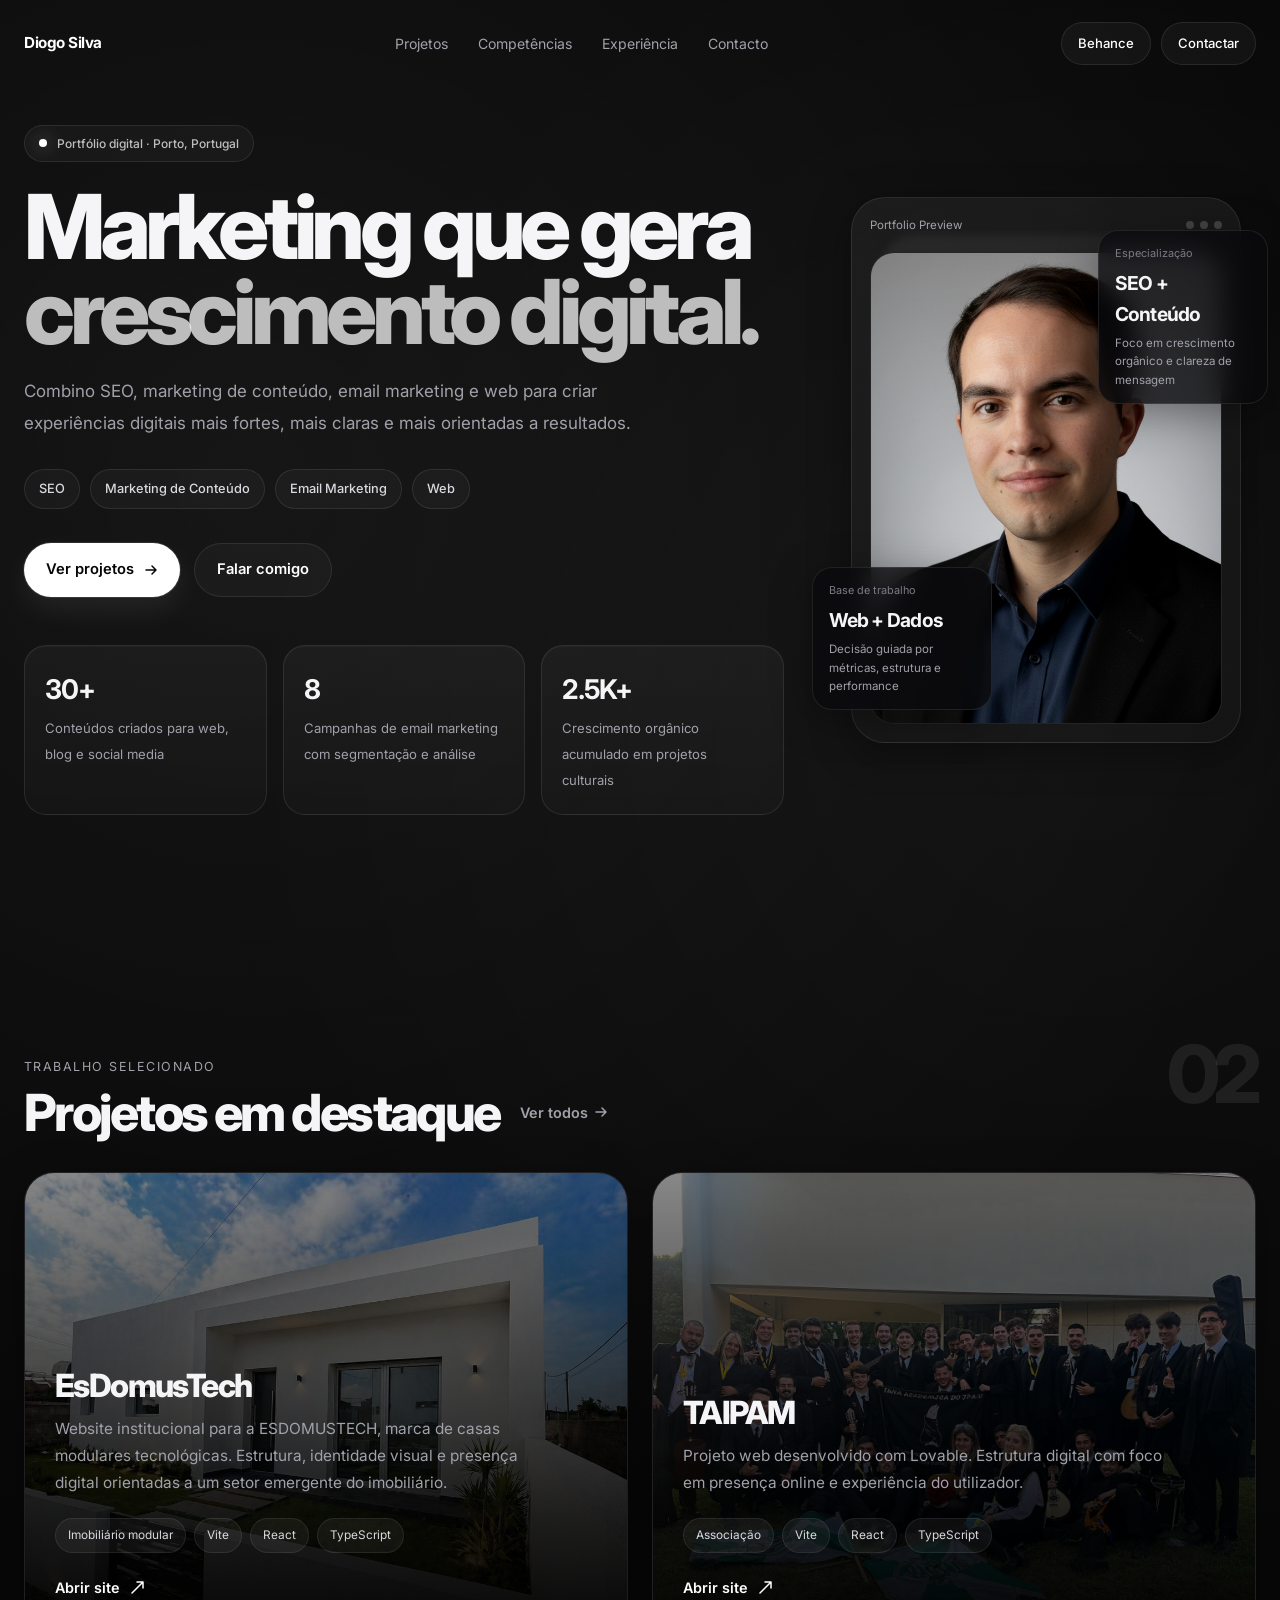
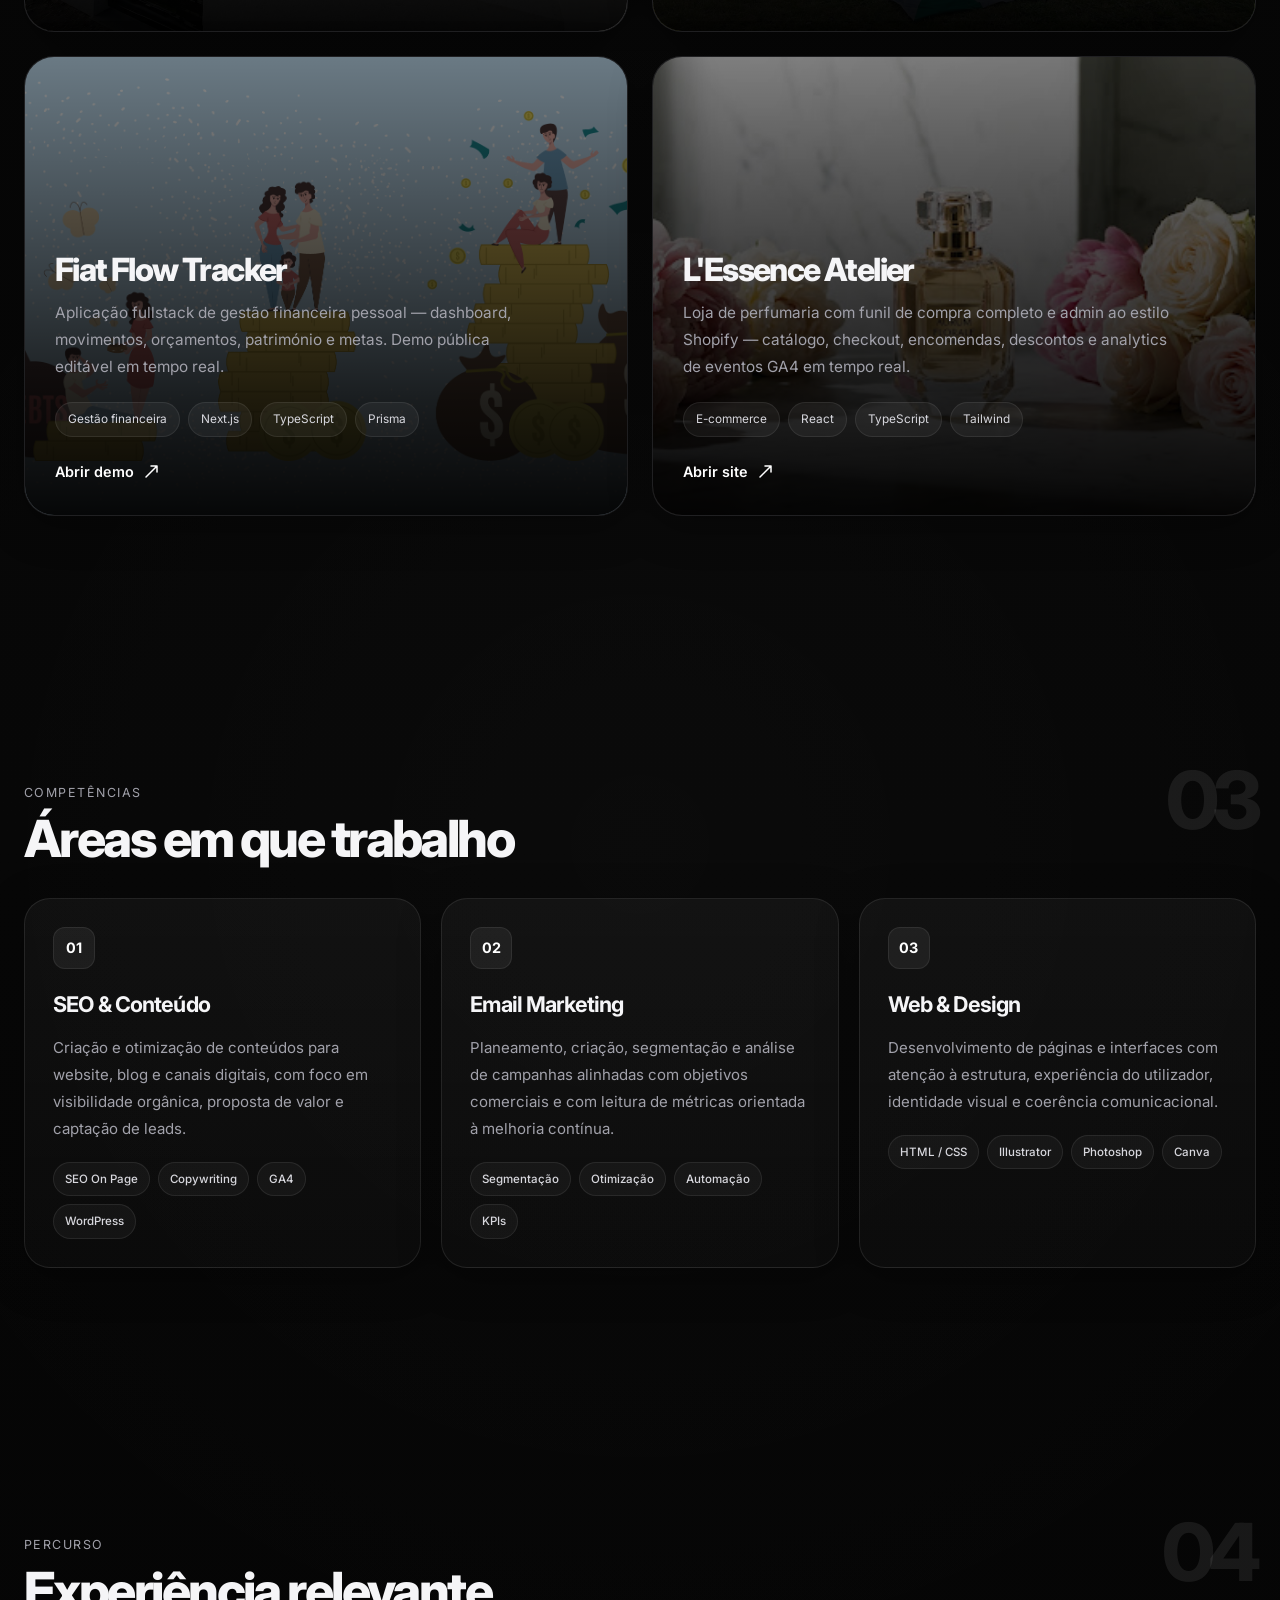
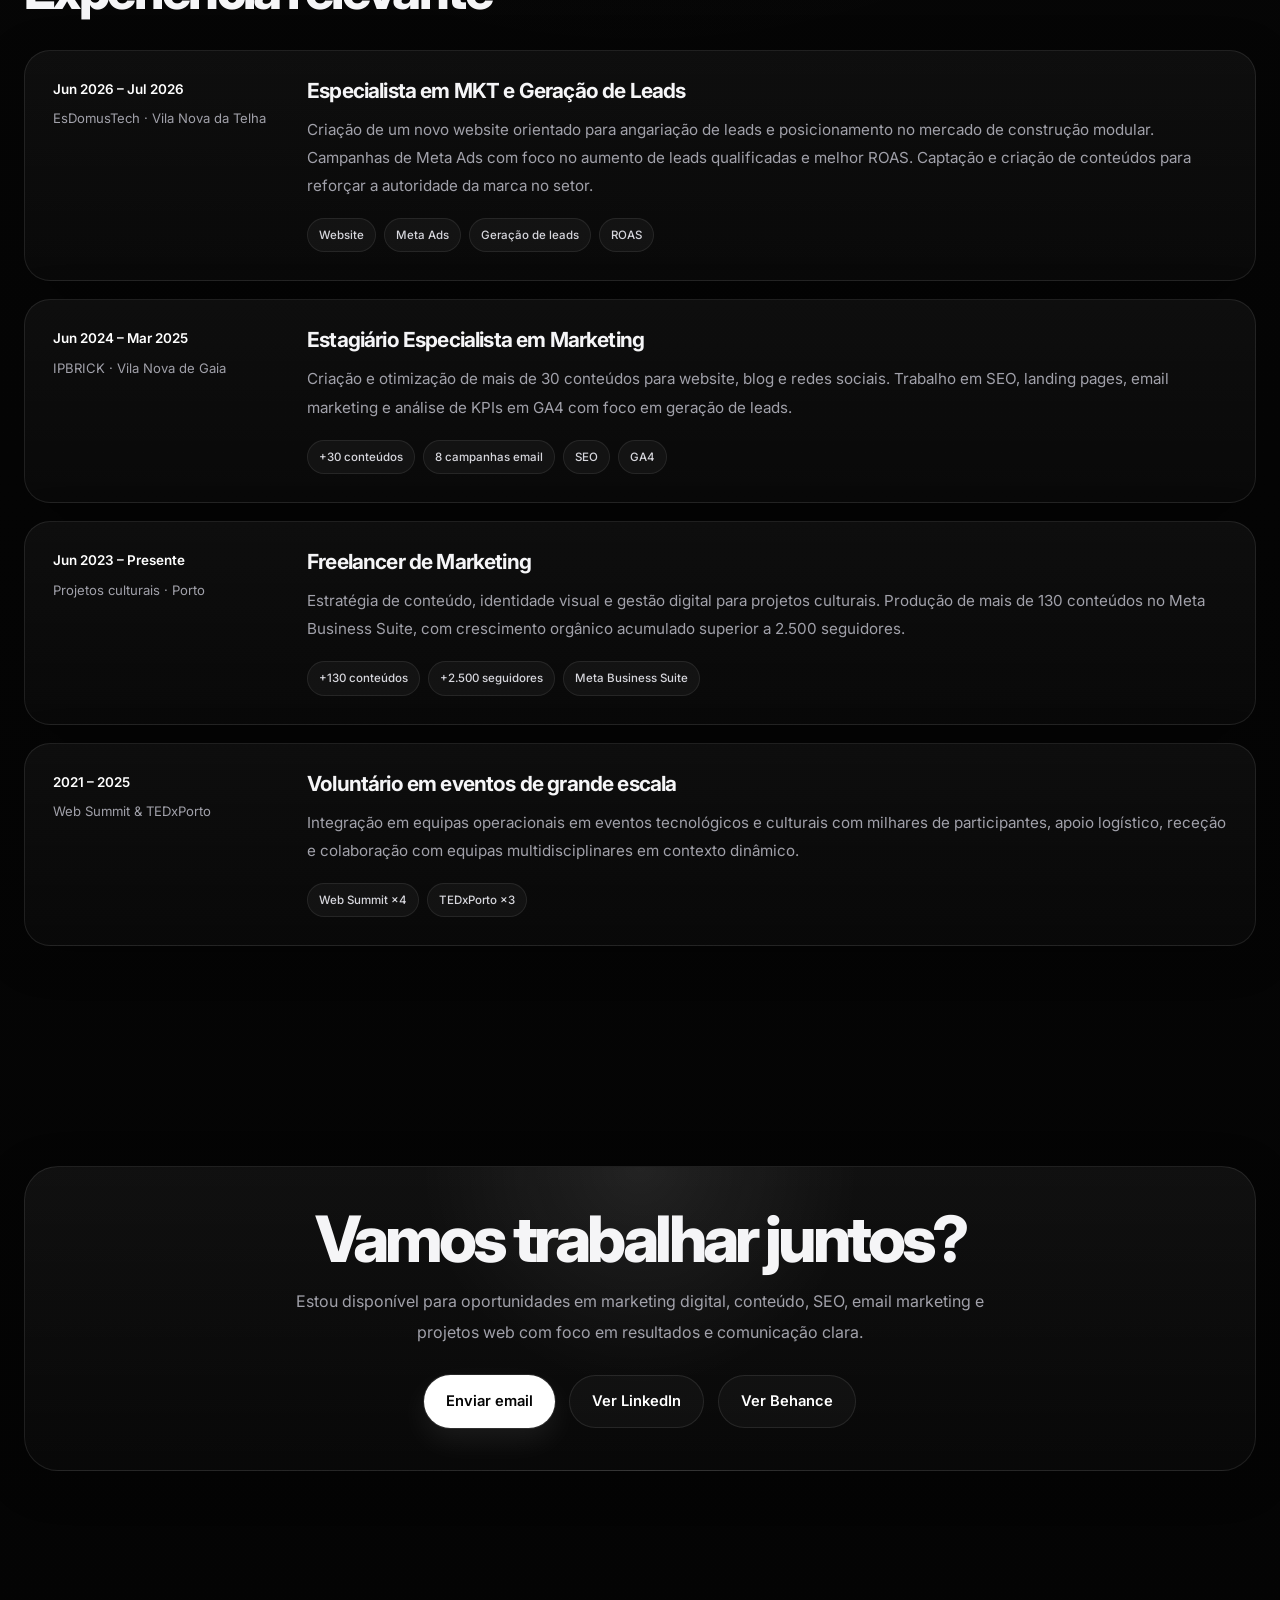
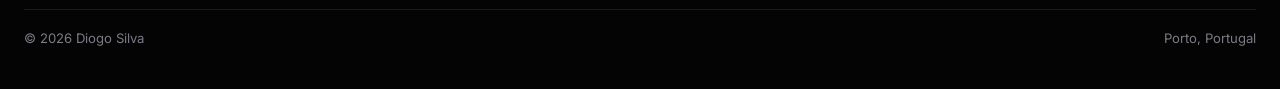
<file: index.html>
<!DOCTYPE html>
<html lang="pt">
<head>
  <meta charset="UTF-8" />
  <meta name="viewport" content="width=device-width, initial-scale=1.0" />

  <title>Diogo Silva | Marketing & Digital</title>
  <meta name="description" content="Portfólio de Diogo Silva com projetos em SEO, marketing de conteúdo, email marketing, web e comunicação digital." />
  <meta property="og:title" content="Diogo Silva | Marketing & Digital" />
  <meta property="og:description" content="SEO, Marketing de Conteúdo, Email Marketing e projetos digitais." />
  <meta property="og:type" content="website" />
  <meta property="og:url" content="https://diogoafonsosilva.github.io/" />

  <link rel="icon" type="image/png" href="assets/img/favicon.png" />
  <link rel="apple-touch-icon" href="assets/img/apple-touch-icon.png" />

  <link rel="preconnect" href="https://fonts.googleapis.com" />
  <link rel="preconnect" href="https://fonts.gstatic.com" crossorigin />
  <link href="https://fonts.googleapis.com/css2?family=Inter:wght@300;400;500;600;700;800&display=swap" rel="stylesheet" />

  <link rel="stylesheet" href="assets/css/style.css" />
  <link rel="stylesheet" href="assets/css/home.css" />

</head>
<body>

  <nav id="nav">
    <div class="nav-wrap">
      <a class="nav-logo" href="#hero">Diogo Silva</a>
      <ul class="nav-links">
        <li><a href="#projetos">Projetos</a></li>
        <li><a href="#competencias">Competências</a></li>
        <li><a href="#experiencia">Experiência</a></li>
        <li><a href="#contacto">Contacto</a></li>
      </ul>
      <div class="nav-actions">
        <a class="nav-cta" href="https://www.behance.net/diogoafonsosilva" target="_blank" rel="noopener">Behance</a>
        <a class="nav-cta" href="mailto:diogoafonsosilva@gmail.com">Contactar</a>
      </div>
    </div>
  </nav>

  <section class="hero" id="hero">
    <div class="container">
      <div class="hero-grid">
        <div class="hero-copy reveal">
          <div class="eyebrow">Portfólio digital · Porto, Portugal</div>
          <h1>
            Marketing que gera
            <span>crescimento digital.</span>
          </h1>
          <p class="lead">
            Combino SEO, marketing de conteúdo, email marketing e web para criar experiências digitais mais fortes, mais claras e mais orientadas a resultados.
          </p>
          <div class="hero-tags">
            <span>SEO</span>
            <span>Marketing de Conteúdo</span>
            <span>Email Marketing</span>
            <span>Web</span>
          </div>
          <div class="hero-actions">
            <a class="btn-primary" href="#projetos">
              Ver projetos
              <svg width="14" height="14" viewBox="0 0 14 14" fill="none">
                <path d="M2 7h10M8 3l4 4-4 4" stroke="currentColor" stroke-width="1.5" stroke-linecap="round" stroke-linejoin="round"/>
              </svg>
            </a>
            <a class="btn-secondary" href="mailto:diogoafonsosilva@gmail.com">Falar comigo</a>
          </div>
          <div class="hero-stats">
            <div class="stat">
              <strong>30+</strong>
              <span>Conteúdos criados para web, blog e social media</span>
            </div>
            <div class="stat">
              <strong>8</strong>
              <span>Campanhas de email marketing com segmentação e análise</span>
            </div>
            <div class="stat">
              <strong>2.5K+</strong>
              <span>Crescimento orgânico acumulado em projetos culturais</span>
            </div>
          </div>
        </div>

        <div class="hero-visual reveal">
          <div class="mini-card top-right">
            <div class="mini-label">Especialização</div>
            <div class="mini-value">SEO + Conteúdo</div>
            <div class="mini-sub">Foco em crescimento orgânico e clareza de mensagem</div>
          </div>
          <div class="mini-card bottom-left">
            <div class="mini-label">Base de trabalho</div>
            <div class="mini-value">Web + Dados</div>
            <div class="mini-sub">Decisão guiada por métricas, estrutura e performance</div>
          </div>
          <div class="photo-card">
            <div class="photo-card-top">
              <span>Portfolio Preview</span>
              <div class="dots"><span></span><span></span><span></span></div>
            </div>
            <div class="photo-frame">
              <img src="assets/img/linkedin-foto-nova.png" alt="Diogo Silva" class="hero-photo" />
            </div>
          </div>
        </div>
      </div>
    </div>
  </section>

  <section id="projetos">
    <div class="container">
      <div class="section-head reveal">
        <div>
          <p class="section-kicker">Trabalho selecionado</p>
          <div class="section-title-row">
            <h2 class="section-title">Projetos em destaque</h2>
            <a class="section-link" href="projects.html">
              Ver todos
              <svg width="14" height="14" viewBox="0 0 14 14" fill="none">
                <path d="M2 7h10M8 3l4 4-4 4" stroke="currentColor" stroke-width="1.5" stroke-linecap="round" stroke-linejoin="round"/>
              </svg>
            </a>
          </div>
        </div>
        <div class="section-no">02</div>
      </div>

      <div class="projects-grid reveal">

        <!-- EsDomusTech (Lovable, mais recente) -->
        <article class="project-card">
          <img src="assets/img/esdomustech-t3-hero.jpg" alt="Projeto EsDomusTech" class="project-img" />
          <div class="project-overlay"></div>
          <div class="project-content">
            <h3 class="project-name">EsDomusTech</h3>
            <p class="project-desc">
              Website institucional para a ESDOMUSTECH, marca de casas modulares tecnológicas. Estrutura, identidade visual e presença digital orientadas a um setor emergente do imobiliário.
            </p>
            <div class="project-meta">
              <span>Imobiliário modular</span>
              <span>Vite</span>
              <span>React</span>
              <span>TypeScript</span>
            </div>
            <a class="project-link" href="https://esdomustech.vercel.app/" target="_blank" rel="noopener">
              Abrir site
              <svg width="15" height="15" viewBox="0 0 15 15" fill="none">
                <path d="M2 13L13 2M13 2H7M13 2V8" stroke="currentColor" stroke-width="1.5" stroke-linecap="round" stroke-linejoin="round"/>
              </svg>
            </a>
          </div>
        </article>

        <!-- TAIPAM -->
        <article class="project-card">
          <div class="project-logo-thumb">
            <img src="assets/img/TAIPAM em Palco.jpg" alt="TAIPAM" />
          </div>
          <div class="project-overlay"></div>
          <div class="project-content">
            <h3 class="project-name">TAIPAM</h3>
            <p class="project-desc">
              Projeto web desenvolvido com Lovable. Estrutura digital com foco em presença online e experiência do utilizador.
            </p>
            <div class="project-meta">
              <span>Associação</span>
              <span>Vite</span>
              <span>React</span>
              <span>TypeScript</span>
            </div>
            <a class="project-link" href="https://taipam.lovable.app" target="_blank" rel="noopener">
              Abrir site
              <svg width="15" height="15" viewBox="0 0 15 15" fill="none">
                <path d="M2 13L13 2M13 2H7M13 2V8" stroke="currentColor" stroke-width="1.5" stroke-linecap="round" stroke-linejoin="round"/>
              </svg>
            </a>
          </div>
        </article>

        <!-- Fiat Flow Tracker -->
        <article class="project-card">
          <img src="assets/img/fiat-flow-tracker-cover.jpg" alt="Fiat Flow Tracker" class="project-img" />
          <div class="project-overlay"></div>
          <div class="project-content">
            <h3 class="project-name">Fiat Flow Tracker</h3>
            <p class="project-desc">
              Aplicação fullstack de gestão financeira pessoal — dashboard, movimentos, orçamentos, património e metas. Demo pública editável em tempo real.
            </p>
            <div class="project-meta">
              <span>Gestão financeira</span>
              <span>Next.js</span>
              <span>TypeScript</span>
              <span>Prisma</span>
            </div>
            <a class="project-link" href="https://fiat-flow-demo.vercel.app" target="_blank" rel="noopener">
              Abrir demo
              <svg width="15" height="15" viewBox="0 0 15 15" fill="none">
                <path d="M2 13L13 2M13 2H7M13 2V8" stroke="currentColor" stroke-width="1.5" stroke-linecap="round" stroke-linejoin="round"/>
              </svg>
            </a>
          </div>
        </article>

        <!-- L'Essence Atelier -->
        <article class="project-card">
          <img src="assets/img/lessence-atelier-cover.jpg" alt="L'Essence Atelier" class="project-img" />
          <div class="project-overlay"></div>
          <div class="project-content">
            <h3 class="project-name">L'Essence Atelier</h3>
            <p class="project-desc">
              Loja de perfumaria com funil de compra completo e admin ao estilo Shopify — catálogo, checkout, encomendas, descontos e analytics de eventos GA4 em tempo real.
            </p>
            <div class="project-meta">
              <span>E-commerce</span>
              <span>React</span>
              <span>TypeScript</span>
              <span>Tailwind</span>
            </div>
            <a class="project-link" href="https://lessence-atelier.vercel.app" target="_blank" rel="noopener">
              Abrir site
              <svg width="15" height="15" viewBox="0 0 15 15" fill="none">
                <path d="M2 13L13 2M13 2H7M13 2V8" stroke="currentColor" stroke-width="1.5" stroke-linecap="round" stroke-linejoin="round"/>
              </svg>
            </a>
          </div>
        </article>

      </div>

    </div>
  </section>

  <section id="competencias">
    <div class="container">
      <div class="section-head reveal">
        <div>
          <p class="section-kicker">Competências</p>
          <h2 class="section-title">Áreas em que trabalho</h2>
        </div>
        <div class="section-no">03</div>
      </div>
      <div class="skills-grid reveal">
        <article class="skill-card">
          <div class="skill-no">01</div>
          <h3>SEO & Conteúdo</h3>
          <p>Criação e otimização de conteúdos para website, blog e canais digitais, com foco em visibilidade orgânica, proposta de valor e captação de leads.</p>
          <div class="skill-tags">
            <span>SEO On Page</span><span>Copywriting</span><span>GA4</span><span>WordPress</span>
          </div>
        </article>
        <article class="skill-card">
          <div class="skill-no">02</div>
          <h3>Email Marketing</h3>
          <p>Planeamento, criação, segmentação e análise de campanhas alinhadas com objetivos comerciais e com leitura de métricas orientada à melhoria contínua.</p>
          <div class="skill-tags">
            <span>Segmentação</span><span>Otimização</span><span>Automação</span><span>KPIs</span>
          </div>
        </article>
        <article class="skill-card">
          <div class="skill-no">03</div>
          <h3>Web & Design</h3>
          <p>Desenvolvimento de páginas e interfaces com atenção à estrutura, experiência do utilizador, identidade visual e coerência comunicacional.</p>
          <div class="skill-tags">
            <span>HTML / CSS</span><span>Illustrator</span><span>Photoshop</span><span>Canva</span>
          </div>
        </article>
      </div>
    </div>
  </section>

  <section id="experiencia">
    <div class="container">
      <div class="section-head reveal">
        <div>
          <p class="section-kicker">Percurso</p>
          <h2 class="section-title">Experiência relevante</h2>
        </div>
        <div class="section-no">04</div>
      </div>
      <div class="timeline reveal">
        <article class="timeline-item">
          <div>
            <div class="timeline-period">Jun 2026 – Jul 2026</div>
            <div class="timeline-org">EsDomusTech · Vila Nova da Telha</div>
          </div>
          <div class="timeline-content">
            <h3>Especialista em MKT e Geração de Leads</h3>
            <p>Criação de um novo website orientado para angariação de leads e posicionamento no mercado de construção modular. Campanhas de Meta Ads com foco no aumento de leads qualificadas e melhor ROAS. Captação e criação de conteúdos para reforçar a autoridade da marca no setor.</p>
            <div class="timeline-pills">
              <span>Website</span><span>Meta Ads</span><span>Geração de leads</span><span>ROAS</span>
            </div>
          </div>
        </article>
        <article class="timeline-item">
          <div>
            <div class="timeline-period">Jun 2024 – Mar 2025</div>
            <div class="timeline-org">IPBRICK · Vila Nova de Gaia</div>
          </div>
          <div class="timeline-content">
            <h3>Estagiário Especialista em Marketing</h3>
            <p>Criação e otimização de mais de 30 conteúdos para website, blog e redes sociais. Trabalho em SEO, landing pages, email marketing e análise de KPIs em GA4 com foco em geração de leads.</p>
            <div class="timeline-pills">
              <span>+30 conteúdos</span><span>8 campanhas email</span><span>SEO</span><span>GA4</span>
            </div>
          </div>
        </article>
        <article class="timeline-item">
          <div>
            <div class="timeline-period">Jun 2023 – Presente</div>
            <div class="timeline-org">Projetos culturais · Porto</div>
          </div>
          <div class="timeline-content">
            <h3>Freelancer de Marketing</h3>
            <p>Estratégia de conteúdo, identidade visual e gestão digital para projetos culturais. Produção de mais de 130 conteúdos no Meta Business Suite, com crescimento orgânico acumulado superior a 2.500 seguidores.</p>
            <div class="timeline-pills">
              <span>+130 conteúdos</span><span>+2.500 seguidores</span><span>Meta Business Suite</span>
            </div>
          </div>
        </article>
        <article class="timeline-item">
          <div>
            <div class="timeline-period">2021 – 2025</div>
            <div class="timeline-org">Web Summit & TEDxPorto</div>
          </div>
          <div class="timeline-content">
            <h3>Voluntário em eventos de grande escala</h3>
            <p>Integração em equipas operacionais em eventos tecnológicos e culturais com milhares de participantes, apoio logístico, receção e colaboração com equipas multidisciplinares em contexto dinâmico.</p>
            <div class="timeline-pills">
              <span>Web Summit ×4</span><span>TEDxPorto ×3</span>
            </div>
          </div>
        </article>
      </div>
    </div>
  </section>

  <section id="contacto">
    <div class="container">
      <div class="contact-box reveal">
        <h2>Vamos trabalhar juntos?</h2>
        <p>Estou disponível para oportunidades em marketing digital, conteúdo, SEO, email marketing e projetos web com foco em resultados e comunicação clara.</p>
        <div class="contact-actions">
          <a class="btn-primary" href="mailto:diogoafonsosilva@gmail.com">Enviar email</a>
          <a class="btn-secondary" href="https://linkedin.com/in/diogoafonsosilva" target="_blank" rel="noopener">Ver LinkedIn</a>
          <a class="btn-secondary" href="https://www.behance.net/diogoafonsosilva" target="_blank" rel="noopener">Ver Behance</a>
        </div>
      </div>
    </div>
  </section>

  <footer>
    <div class="footer-wrap">
      <span>© 2026 Diogo Silva</span>
      <span>Porto, Portugal</span>
    </div>
  </footer>

  <script src="assets/js/main.js"></script>
</body>
</html>
</file>
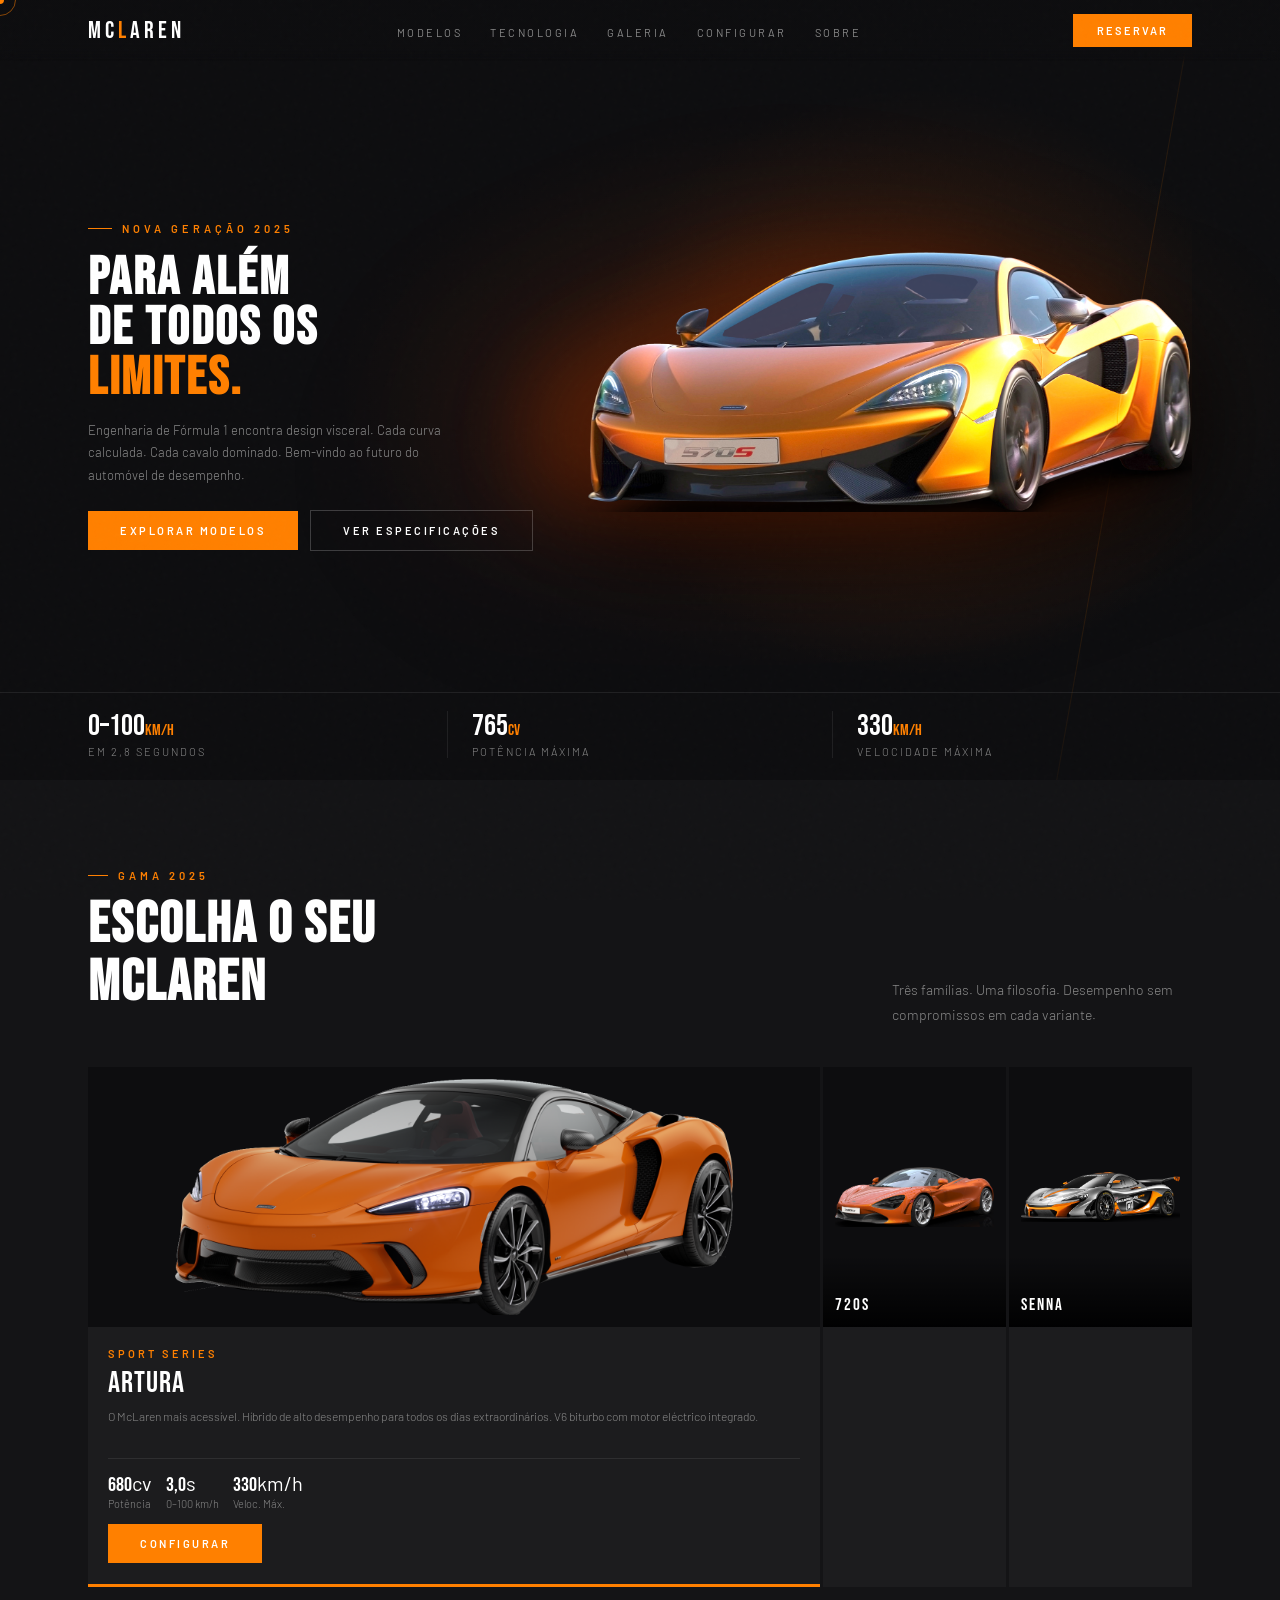
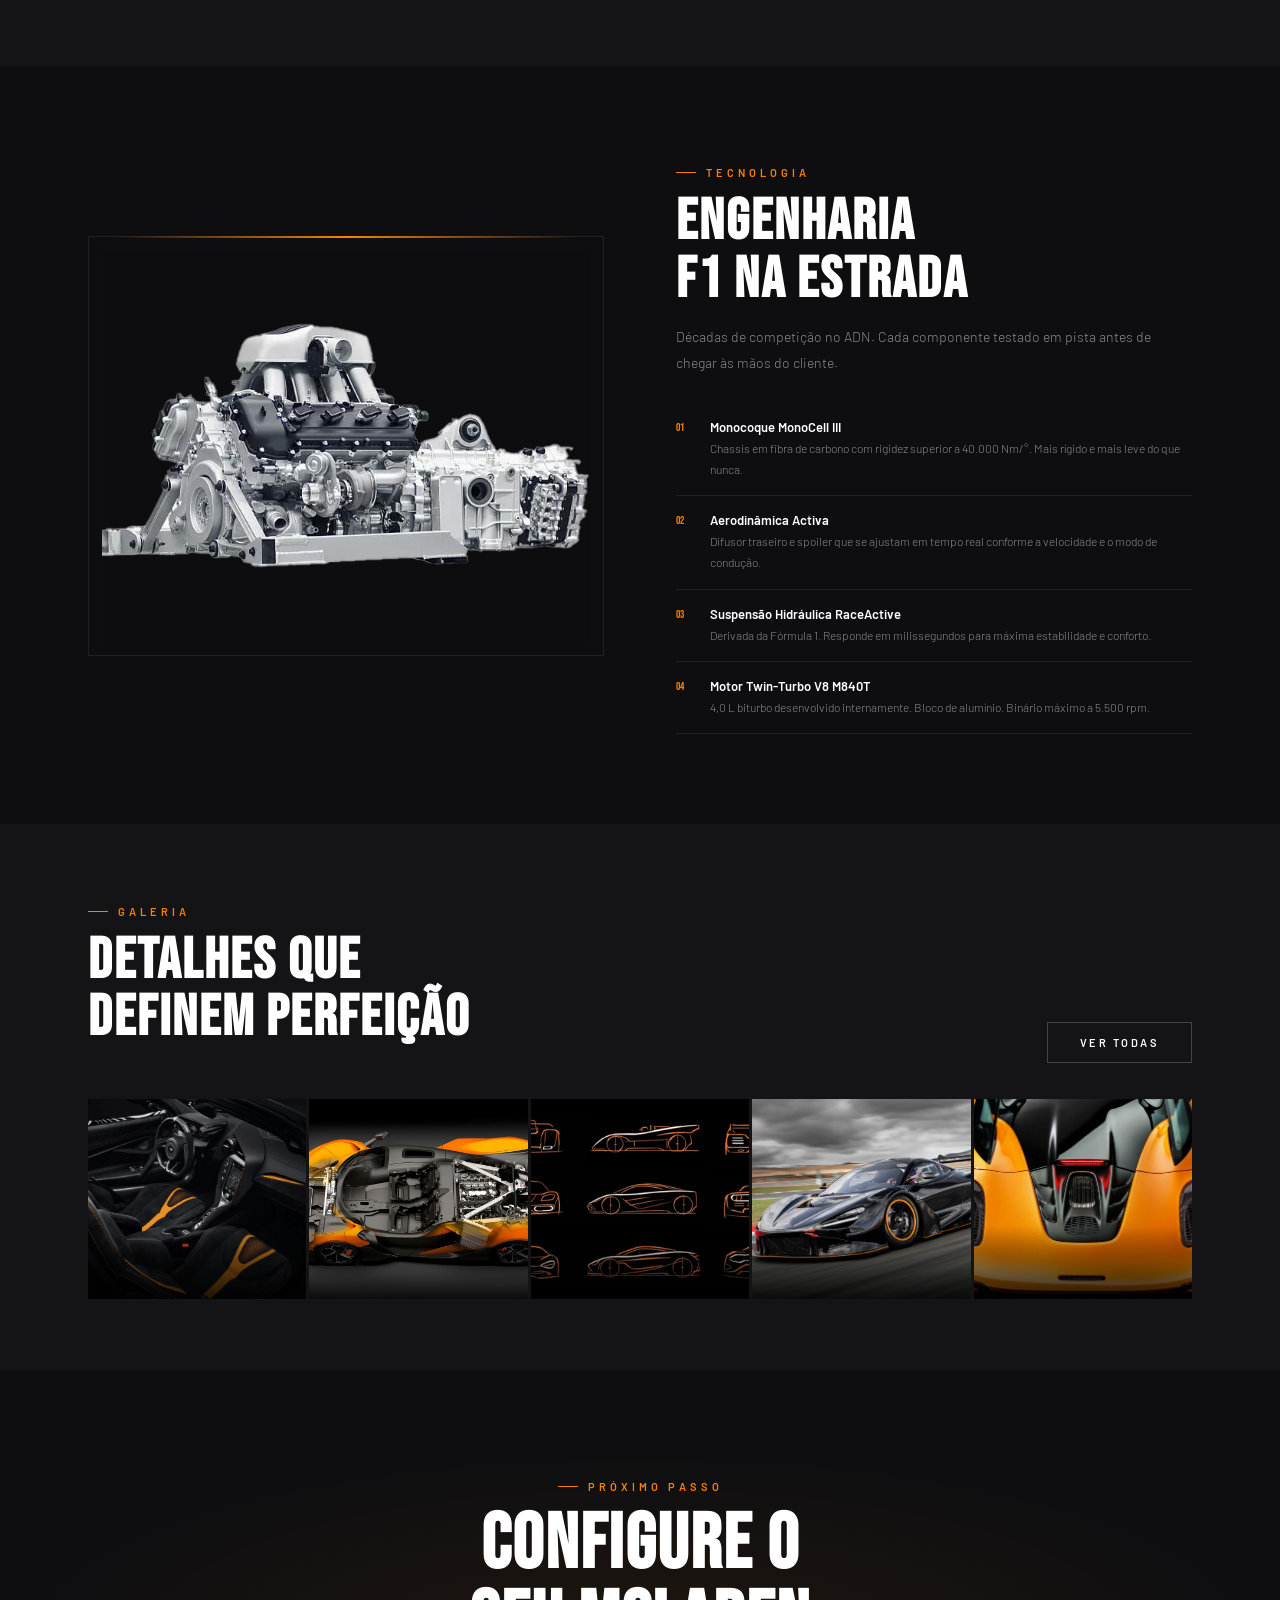
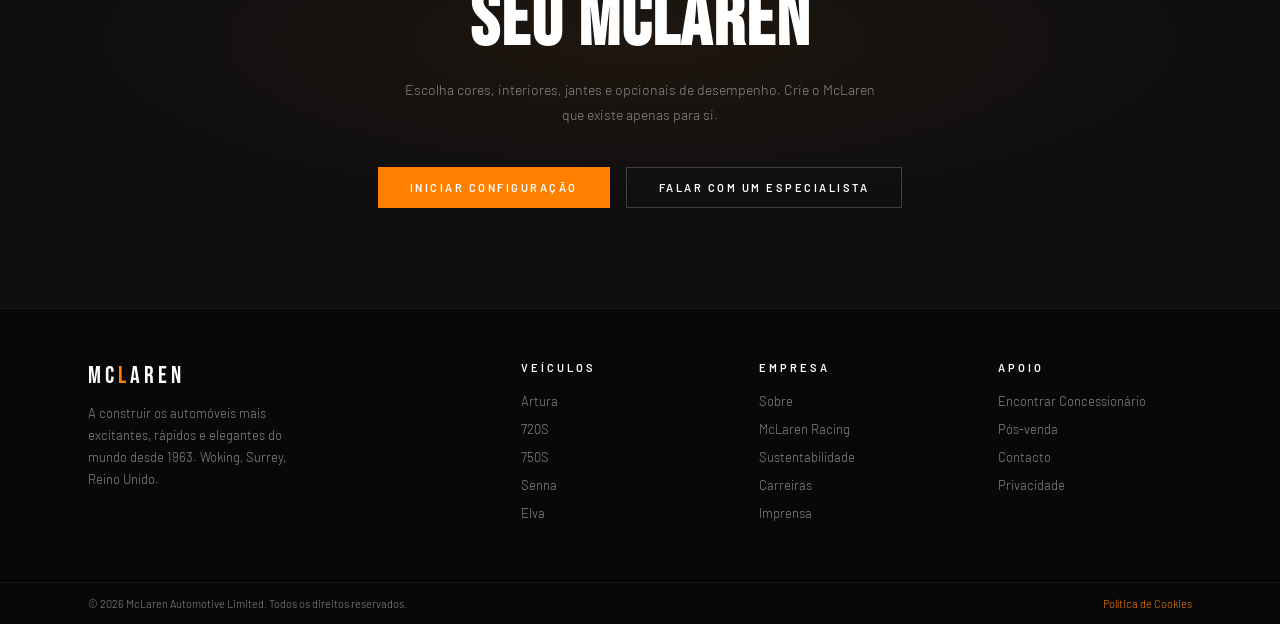
<file: McLarenSite/index.html>
<!DOCTYPE html>
<html lang="pt-PT">
<head>
  <meta charset="UTF-8" />
  <meta name="viewport" content="width=device-width, initial-scale=1.0" />
  <title>McLaren — Engenharia de Excelência | Gama 2025</title>

  <!-- SEO -->
  <meta name="description" content="Descubra a gama McLaren 2025: Artura, 720S e Senna. Engenharia de Fórmula 1, desempenho sem compromissos. Configure o seu McLaren." />
  <meta name="robots" content="index, follow" />
  <link rel="canonical" href="https://diogoafonsosilva.github.io/web-designs/McLarenSite/" />

  <!-- Open Graph -->
  <meta property="og:type" content="website" />
  <meta property="og:title" content="McLaren — Engenharia de Excelência | Gama 2025" />
  <meta property="og:description" content="Descubra a gama McLaren 2025: Artura, 720S e Senna. Engenharia de Fórmula 1, desempenho sem compromissos." />
  <meta property="og:image" content="assets/img/mclaren.png" />
  <meta property="og:locale" content="pt_PT" />

  <!-- Twitter Card -->
  <meta name="twitter:card" content="summary_large_image" />
  <meta name="twitter:title" content="McLaren — Engenharia de Excelência" />
  <meta name="twitter:description" content="Gama 2025: Artura, 720S e Senna. Engenharia de Fórmula 1 na estrada." />
  <meta name="twitter:image" content="assets/img/mclaren.png" />

  <!-- Performance: preload hero image -->
  <link rel="preload" as="image" href="assets/img/mclaren.png" />

  <link href="https://fonts.googleapis.com/css2?family=Bebas+Neue&family=Barlow:ital,wght@0,300;0,400;0,600;1,300&display=swap" rel="stylesheet" />
  <link rel="stylesheet" href="assets/css/style.css" />

  <!-- JSON-LD Schema -->
  <script type="application/ld+json">
  {
    "@context": "https://schema.org",
    "@type": "Organization",
    "name": "McLaren Automotive",
    "url": "https://diogoafonsosilva.github.io/web-designs/McLarenSite/",
    "description": "Fabricante de automóveis de alto desempenho. Gama 2025: Artura, 720S e Senna.",
    "foundingDate": "1963",
    "areaServed": "PT"
  }
  </script>
</head>
<body>

  <!-- UX: skip link para acessibilidade de teclado -->
  <a href="#inicio" style="position:absolute;left:-9999px;top:4px;z-index:9999;background:#FF8000;color:#fff;padding:8px 16px;font-size:14px;" onfocus="this.style.left='8px'" onblur="this.style.left='-9999px'">Saltar para o conteúdo</a>

  <div class="cursor" id="cursor" aria-hidden="true"></div>
  <div class="cursor-ring" id="cursorRing" aria-hidden="true"></div>

  <!-- Mobile Drawer -->
  <div class="nav-drawer" id="navDrawer">
    <a href="#modelos"    onclick="closeNav()">Modelos</a>
    <a href="#tecnologia" onclick="closeNav()">Tecnologia</a>
    <a href="#galeria"    onclick="closeNav()">Galeria</a>
    <a href="#configurar" onclick="closeNav()">Configurar</a>
    <a href="#sobre"      onclick="closeNav()">Sobre</a>
    <button class="btn-primary" style="margin-top:8px;cursor:pointer" onclick="closeNav()">Reservar</button>
  </div>

  <!-- NAV -->
  <nav aria-label="Navegação principal">
    <div class="nav-inner">
      <a href="#" class="nav-logo">Mc<span>L</span>aren</a>
      <ul class="nav-links">
        <li><a href="#modelos">Modelos</a></li>
        <li><a href="#tecnologia">Tecnologia</a></li>
        <li><a href="#galeria">Galeria</a></li>
        <li><a href="#configurar">Configurar</a></li>
        <li><a href="#sobre">Sobre</a></li>
      </ul>
      <button type="button" class="nav-cta">Reservar</button>
      <button type="button" class="hamburger" id="hamburger" aria-label="Abrir menu" aria-expanded="false" aria-controls="navDrawer">
        <span></span><span></span><span></span>
      </button>
    </div>
  </nav>

  <!-- ════ HERO ════ -->
  <section class="hero" id="inicio">
    <div class="hero-bg"></div>

    <div class="hero-inner">
      <div class="hero-content">
        <div class="hero-eyebrow">Nova Geração 2025</div>
        <h1 class="hero-title">Para além<br />de todos os<br /><em>Limites.</em></h1>
        <p class="hero-subtitle">
          Engenharia de Fórmula 1 encontra design visceral.
          Cada curva calculada. Cada cavalo dominado.
          Bem-vindo ao futuro do automóvel de desempenho.
        </p>
        <div class="hero-actions">
          <button type="button" class="btn-primary">Explorar Modelos</button>
          <button type="button" class="btn-ghost">Ver Especificações</button>
        </div>
      </div>

      <div class="hero-car-wrap">
        <img src="assets/img/mclaren.png" alt="McLaren supercar" />
        <div class="img-ph">
          <svg width="48" height="48" viewBox="0 0 24 24" fill="none" stroke="currentColor" stroke-width="1.2">
            <rect x="3" y="3" width="18" height="18" rx="2"/><circle cx="8.5" cy="8.5" r="1.5"/><polyline points="21 15 16 10 5 21"/>
          </svg>
          Imagem do Carro Principal
        </div>
      </div>
    </div>

    <div class="hero-stats">
      <div class="stat">
        <div class="stat-value">0–100<small>km/h</small></div>
        <div class="stat-label">Em 2,8 segundos</div>
      </div>
      <div class="stat">
        <div class="stat-value">765<small>cv</small></div>
        <div class="stat-label">Potência máxima</div>
      </div>
      <div class="stat">
        <div class="stat-value">330<small>km/h</small></div>
        <div class="stat-label">Velocidade máxima</div>
      </div>
    </div>
  </section>

  <!-- ════ MODELS ════ -->
  <section class="models-section" id="modelos">
    <div class="section-wrap">
      <div class="models-header reveal">
        <div>
          <div class="section-label">Gama 2025</div>
          <h2 class="section-title">Escolha o seu<br />McLaren</h2>
        </div>
        <p class="section-body" style="max-width:300px;">
          Três famílias. Uma filosofia. Desempenho sem compromissos em cada variante.
        </p>
      </div>

      <div class="models-grid reveal">

        <!-- CARD 1 — Artura -->
        <div class="model-card" data-model="artura">
          <div class="model-thumb">
            <img src="assets/img/artura.png" alt="McLaren Artura" loading="lazy" />
            <div class="img-ph">
              <svg width="28" height="28" viewBox="0 0 24 24" fill="none" stroke="currentColor" stroke-width="1.2">
                <rect x="3" y="3" width="18" height="18" rx="2"/><circle cx="8.5" cy="8.5" r="1.5"/><polyline points="21 15 16 10 5 21"/>
              </svg>
              Imagem — Artura
            </div>
            <div class="model-collapsed-label">Artura</div>
          </div>
          <div class="model-info">
            <div class="model-tag">Sport Series</div>
            <div class="model-name">Artura</div>
            <p class="model-desc">O McLaren mais acessível. Híbrido de alto desempenho para todos os dias extraordinários. V6 biturbo com motor eléctrico integrado.</p>
            <div class="model-specs">
              <div class="spec"><strong>680<span style="font-family:'Barlow',sans-serif">cv</span></strong>Potência</div>
              <div class="spec"><strong>3,0<span style="font-family:'Barlow',sans-serif">s</span></strong>0–100 km/h</div>
              <div class="spec"><strong>330<span style="font-family:'Barlow',sans-serif">km/h</span></strong>Veloc. Máx.</div>
            </div>
            <div class="model-cta"><button type="button" class="btn-primary">Configurar</button></div>
          </div>
        </div>

        <!-- CARD 2 — 720S -->
        <div class="model-card" data-model="720s">
          <div class="model-thumb">
            <img src="assets/img/720s.png" alt="McLaren 720S" loading="lazy" />
            <div class="img-ph">
              <svg width="28" height="28" viewBox="0 0 24 24" fill="none" stroke="currentColor" stroke-width="1.2">
                <rect x="3" y="3" width="18" height="18" rx="2"/><circle cx="8.5" cy="8.5" r="1.5"/><polyline points="21 15 16 10 5 21"/>
              </svg>
              Imagem — 720S
            </div>
            <div class="model-collapsed-label">720S</div>
          </div>
          <div class="model-info">
            <div class="model-tag">Super Series</div>
            <div class="model-name">720S</div>
            <p class="model-desc">O coração da gama. V8 biturbo de 720 cv num chassis de fibra de carbono MonoCell II. Puro teatro em estado bruto.</p>
            <div class="model-specs">
              <div class="spec"><strong>720<span style="font-family:'Barlow',sans-serif">cv</span></strong>Potência</div>
              <div class="spec"><strong>2,9<span style="font-family:'Barlow',sans-serif">s</span></strong>0–100 km/h</div>
              <div class="spec"><strong>341<span style="font-family:'Barlow',sans-serif">km/h</span></strong>Veloc. Máx.</div>
            </div>
            <div class="model-cta"><button type="button" class="btn-primary">Configurar</button></div>
          </div>
        </div>

        <!-- CARD 3 — Senna -->
        <div class="model-card" data-model="senna">
          <div class="model-thumb">
            <img src="assets/img/senna.png" alt="McLaren Senna" loading="lazy" />
            <div class="img-ph">
              <svg width="28" height="28" viewBox="0 0 24 24" fill="none" stroke="currentColor" stroke-width="1.2">
                <rect x="3" y="3" width="18" height="18" rx="2"/><circle cx="8.5" cy="8.5" r="1.5"/><polyline points="21 15 16 10 5 21"/>
              </svg>
              Imagem — Senna
            </div>
            <div class="model-collapsed-label">Senna</div>
          </div>
          <div class="model-info">
            <div class="model-tag">Ultimate Series</div>
            <div class="model-name">Senna</div>
            <p class="model-desc">Homenagem ao maior piloto de todos os tempos. 800 cv de fúria aerodinâmica. Apenas 500 unidades no mundo inteiro.</p>
            <div class="model-specs">
              <div class="spec"><strong>800<span style="font-family:'Barlow',sans-serif">cv</span></strong>Potência</div>
              <div class="spec"><strong>2,8<span style="font-family:'Barlow',sans-serif">s</span></strong>0–100 km/h</div>
              <div class="spec"><strong>340<span style="font-family:'Barlow',sans-serif">km/h</span></strong>Veloc. Máx.</div>
            </div>
            <div class="model-cta"><button type="button" class="btn-primary">Configurar</button></div>
          </div>
        </div>

      </div>
    </div>
  </section>

  <!-- ════ TECNOLOGIA ════ -->
  <section class="feature-section" id="tecnologia">
    <div class="feature-inner">
      <div class="feature-visual reveal">
        <div class="feature-frame"></div>
        <div class="feature-img-slot">
          <img src="assets/img/motor-v8.png" alt="Motor McLaren V8 Twin-Turbo" loading="lazy" />
          <div class="img-ph">
            <svg width="40" height="40" viewBox="0 0 24 24" fill="none" stroke="currentColor" stroke-width="1.2">
              <rect x="3" y="3" width="18" height="18" rx="2"/><circle cx="8.5" cy="8.5" r="1.5"/><polyline points="21 15 16 10 5 21"/>
            </svg>
            Imagem de Tecnologia / Motor
          </div>
        </div>
      </div>

      <div class="reveal reveal-d1" id="sobre">
        <div class="section-label">Tecnologia</div>
        <h2 class="section-title">Engenharia<br />F1 na Estrada</h2>
        <p class="section-body">Décadas de competição no ADN. Cada componente testado em pista antes de chegar às mãos do cliente.</p>
        <ul class="feature-list">
          <li>
            <div class="feature-num">01</div>
            <div class="feature-text">
              <strong>Monocoque MonoCell III</strong>
              <span>Chassis em fibra de carbono com rigidez superior a 40.000 Nm/°. Mais rígido e mais leve do que nunca.</span>
            </div>
          </li>
          <li>
            <div class="feature-num">02</div>
            <div class="feature-text">
              <strong>Aerodinâmica Activa</strong>
              <span>Difusor traseiro e spoiler que se ajustam em tempo real conforme a velocidade e o modo de condução.</span>
            </div>
          </li>
          <li>
            <div class="feature-num">03</div>
            <div class="feature-text">
              <strong>Suspensão Hidráulica RaceActive</strong>
              <span>Derivada da Fórmula 1. Responde em milissegundos para máxima estabilidade e conforto.</span>
            </div>
          </li>
          <li>
            <div class="feature-num">04</div>
            <div class="feature-text">
              <strong>Motor Twin-Turbo V8 M840T</strong>
              <span>4,0 L biturbo desenvolvido internamente. Bloco de alumínio. Binário máximo a 5.500 rpm.</span>
            </div>
          </li>
        </ul>
      </div>
    </div>
  </section>

  <!-- ════ GALERIA ════ -->
  <div class="gallery-section" id="galeria">
    <div class="gallery-header reveal">
      <div>
        <div class="section-label">Galeria</div>
        <h2 class="section-title">Detalhes que<br />definem perfeição</h2>
      </div>
      <button type="button" class="btn-ghost">Ver todas</button>
    </div>
    <div class="gallery-track-outer">
      <div class="gallery-track">
        <div class="gallery-item" data-label="Interior">
          <img src="assets/img/galeria-interior.jpg" alt="Interior McLaren" loading="lazy" />
          <div class="img-ph"><svg width="22" height="22" viewBox="0 0 24 24" fill="none" stroke="currentColor" stroke-width="1.2"><rect x="3" y="3" width="18" height="18" rx="2"/><circle cx="8.5" cy="8.5" r="1.5"/><polyline points="21 15 16 10 5 21"/></svg>Interior</div>
        </div>
        <div class="gallery-item" data-label="Motor">
          <img src="assets/img/galeria-motor.jpg" alt="Motor McLaren" loading="lazy" />
          <div class="img-ph"><svg width="22" height="22" viewBox="0 0 24 24" fill="none" stroke="currentColor" stroke-width="1.2"><rect x="3" y="3" width="18" height="18" rx="2"/><circle cx="8.5" cy="8.5" r="1.5"/><polyline points="21 15 16 10 5 21"/></svg>Motor</div>
        </div>
        <div class="gallery-item" data-label="Design">
          <img src="assets/img/galeria-design.jpg" alt="Design McLaren" loading="lazy" />
          <div class="img-ph"><svg width="22" height="22" viewBox="0 0 24 24" fill="none" stroke="currentColor" stroke-width="1.2"><rect x="3" y="3" width="18" height="18" rx="2"/><circle cx="8.5" cy="8.5" r="1.5"/><polyline points="21 15 16 10 5 21"/></svg>Design</div>
        </div>
        <div class="gallery-item" data-label="Pista">
          <img src="assets/img/galeria-pista.jpg" alt="McLaren em pista" loading="lazy" />
          <div class="img-ph"><svg width="22" height="22" viewBox="0 0 24 24" fill="none" stroke="currentColor" stroke-width="1.2"><rect x="3" y="3" width="18" height="18" rx="2"/><circle cx="8.5" cy="8.5" r="1.5"/><polyline points="21 15 16 10 5 21"/></svg>Pista</div>
        </div>
        <div class="gallery-item" data-label="Detalhe">
          <img src="assets/img/galeria-detalhe.jpg" alt="Detalhe McLaren" loading="lazy" />
          <div class="img-ph"><svg width="22" height="22" viewBox="0 0 24 24" fill="none" stroke="currentColor" stroke-width="1.2"><rect x="3" y="3" width="18" height="18" rx="2"/><circle cx="8.5" cy="8.5" r="1.5"/><polyline points="21 15 16 10 5 21"/></svg>Detalhe</div>
        </div>
        <!-- Duplicate set for seamless loop -->
        <div class="gallery-item" data-label="Interior" aria-hidden="true">
          <img src="assets/img/galeria-interior.jpg" alt="" />
          <div class="img-ph"><svg width="22" height="22" viewBox="0 0 24 24" fill="none" stroke="currentColor" stroke-width="1.2"><rect x="3" y="3" width="18" height="18" rx="2"/><circle cx="8.5" cy="8.5" r="1.5"/><polyline points="21 15 16 10 5 21"/></svg>Interior</div>
        </div>
        <div class="gallery-item" data-label="Motor" aria-hidden="true">
          <img src="assets/img/galeria-motor.jpg" alt="" />
          <div class="img-ph"><svg width="22" height="22" viewBox="0 0 24 24" fill="none" stroke="currentColor" stroke-width="1.2"><rect x="3" y="3" width="18" height="18" rx="2"/><circle cx="8.5" cy="8.5" r="1.5"/><polyline points="21 15 16 10 5 21"/></svg>Motor</div>
        </div>
        <div class="gallery-item" data-label="Design" aria-hidden="true">
          <img src="assets/img/galeria-design.jpg" alt="" />
          <div class="img-ph"><svg width="22" height="22" viewBox="0 0 24 24" fill="none" stroke="currentColor" stroke-width="1.2"><rect x="3" y="3" width="18" height="18" rx="2"/><circle cx="8.5" cy="8.5" r="1.5"/><polyline points="21 15 16 10 5 21"/></svg>Design</div>
        </div>
        <div class="gallery-item" data-label="Pista" aria-hidden="true">
          <img src="assets/img/galeria-pista.jpg" alt="" />
          <div class="img-ph"><svg width="22" height="22" viewBox="0 0 24 24" fill="none" stroke="currentColor" stroke-width="1.2"><rect x="3" y="3" width="18" height="18" rx="2"/><circle cx="8.5" cy="8.5" r="1.5"/><polyline points="21 15 16 10 5 21"/></svg>Pista</div>
        </div>
        <div class="gallery-item" data-label="Detalhe" aria-hidden="true">
          <img src="assets/img/galeria-detalhe.jpg" alt="" />
          <div class="img-ph"><svg width="22" height="22" viewBox="0 0 24 24" fill="none" stroke="currentColor" stroke-width="1.2"><rect x="3" y="3" width="18" height="18" rx="2"/><circle cx="8.5" cy="8.5" r="1.5"/><polyline points="21 15 16 10 5 21"/></svg>Detalhe</div>
        </div>
      </div>
    </div>
  </div>

  <!-- ════ CTA ════ -->
  <section class="cta-section" id="configurar">
    <div class="reveal" style="position:relative;z-index:2">
      <div class="section-label" style="justify-content:center">Próximo passo</div>
      <h2 class="section-title">Configure o<br />Seu McLaren</h2>
      <p class="section-body">
        Escolha cores, interiores, jantes e opcionais de desempenho.
        Crie o McLaren que existe apenas para si.
      </p>
      <div class="cta-actions">
        <button type="button" class="btn-primary">Iniciar Configuração</button>
        <button type="button" class="btn-ghost">Falar com um Especialista</button>
      </div>
    </div>
  </section>

  <!-- ════ FOOTER ════ -->
  <footer>
    <div class="footer-inner">
      <div class="footer-brand">
        <a href="#" class="nav-logo">Mc<span>L</span>aren</a>
        <p>A construir os automóveis mais excitantes, rápidos e elegantes do mundo desde 1963. Woking, Surrey, Reino Unido.</p>
      </div>
      <div class="footer-col">
        <h4>Veículos</h4>
        <ul>
          <li><a href="#">Artura</a></li>
          <li><a href="#">720S</a></li>
          <li><a href="#">750S</a></li>
          <li><a href="#">Senna</a></li>
          <li><a href="#">Elva</a></li>
        </ul>
      </div>
      <div class="footer-col">
        <h4>Empresa</h4>
        <ul>
          <li><a href="#">Sobre</a></li>
          <li><a href="#">McLaren Racing</a></li>
          <li><a href="#">Sustentabilidade</a></li>
          <li><a href="#">Carreiras</a></li>
          <li><a href="#">Imprensa</a></li>
        </ul>
      </div>
      <div class="footer-col">
        <h4>Apoio</h4>
        <ul>
          <li><a href="#">Encontrar Concessionário</a></li>
          <li><a href="#">Pós-venda</a></li>
          <li><a href="#">Contacto</a></li>
          <li><a href="#">Privacidade</a></li>
        </ul>
      </div>
    </div>
  </footer>
  <div class="footer-bottom">
    <div class="footer-bottom-inner">
      <p>© 2026 McLaren Automotive Limited. Todos os direitos reservados.</p>
      <a href="#">Política de Cookies</a>
    </div>
  </div>

  <script src="assets/js/main.js" defer></script>
</body>
</html>
</file>
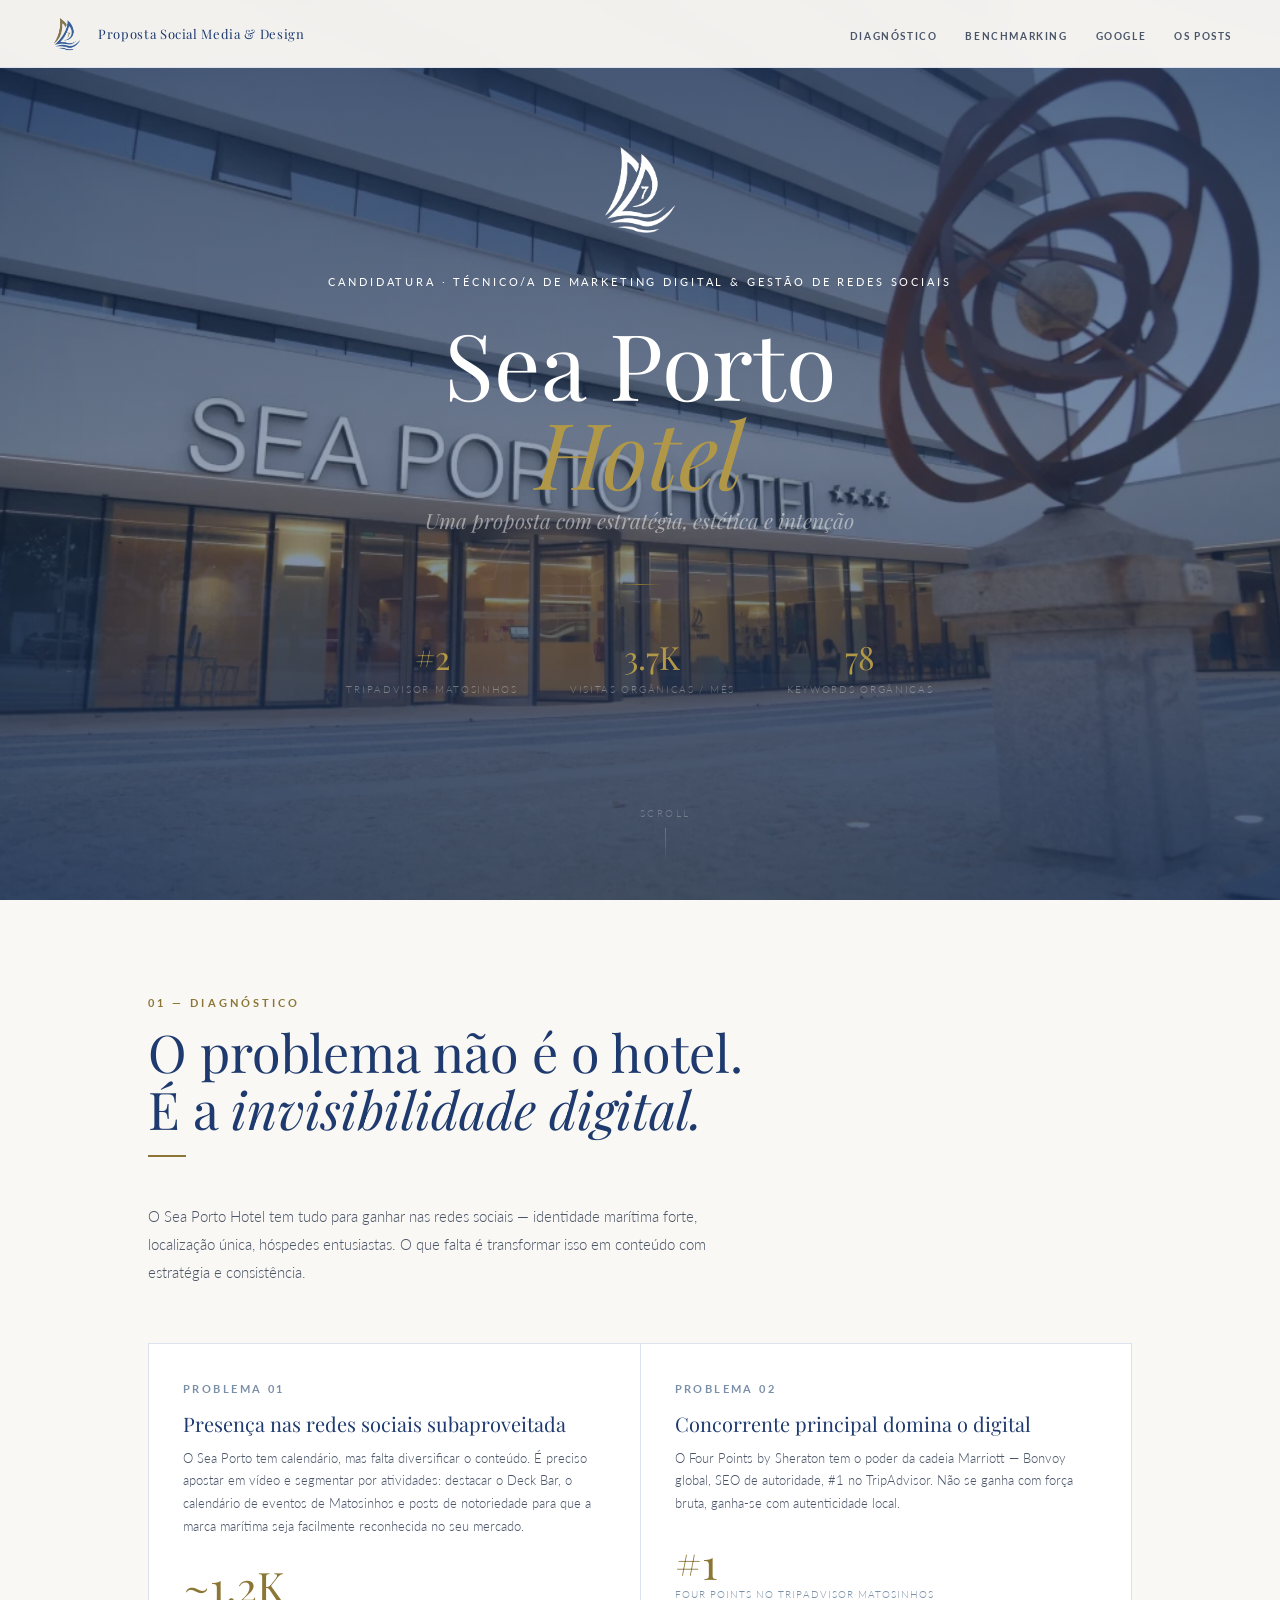
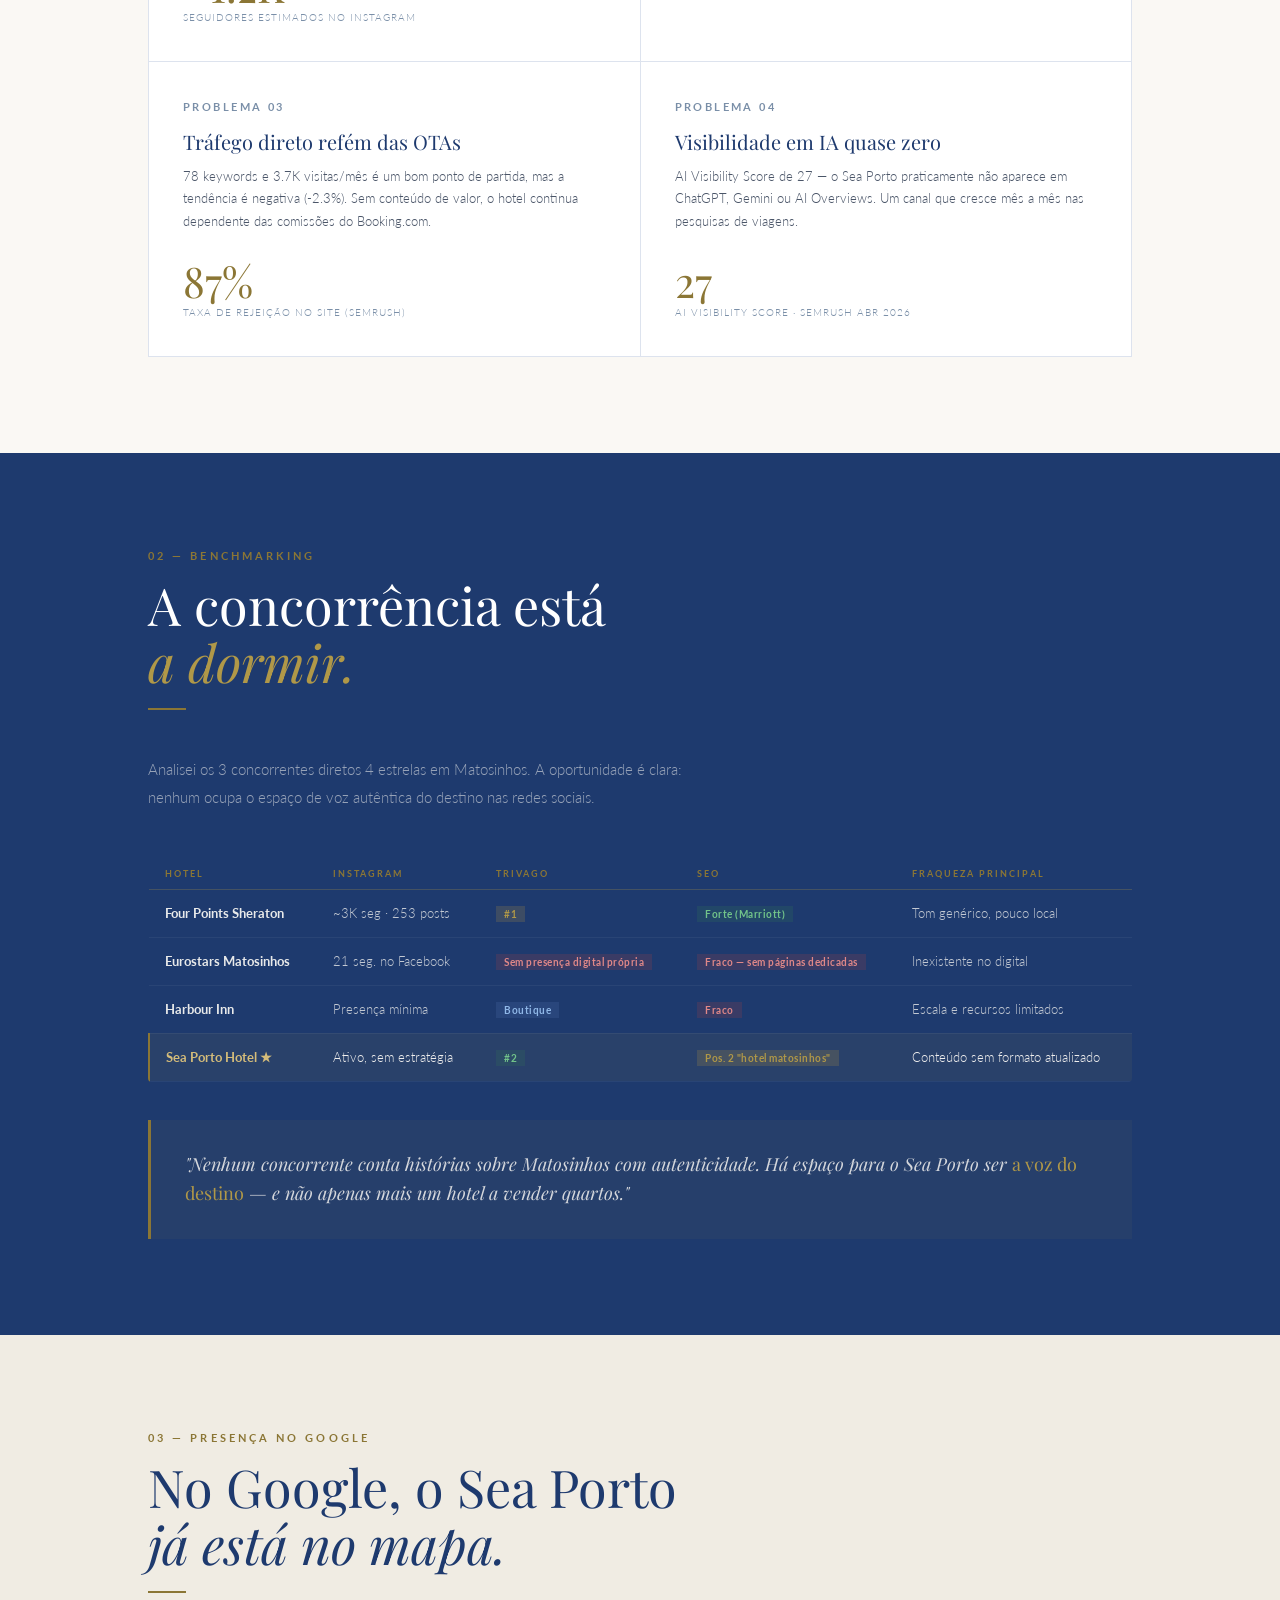
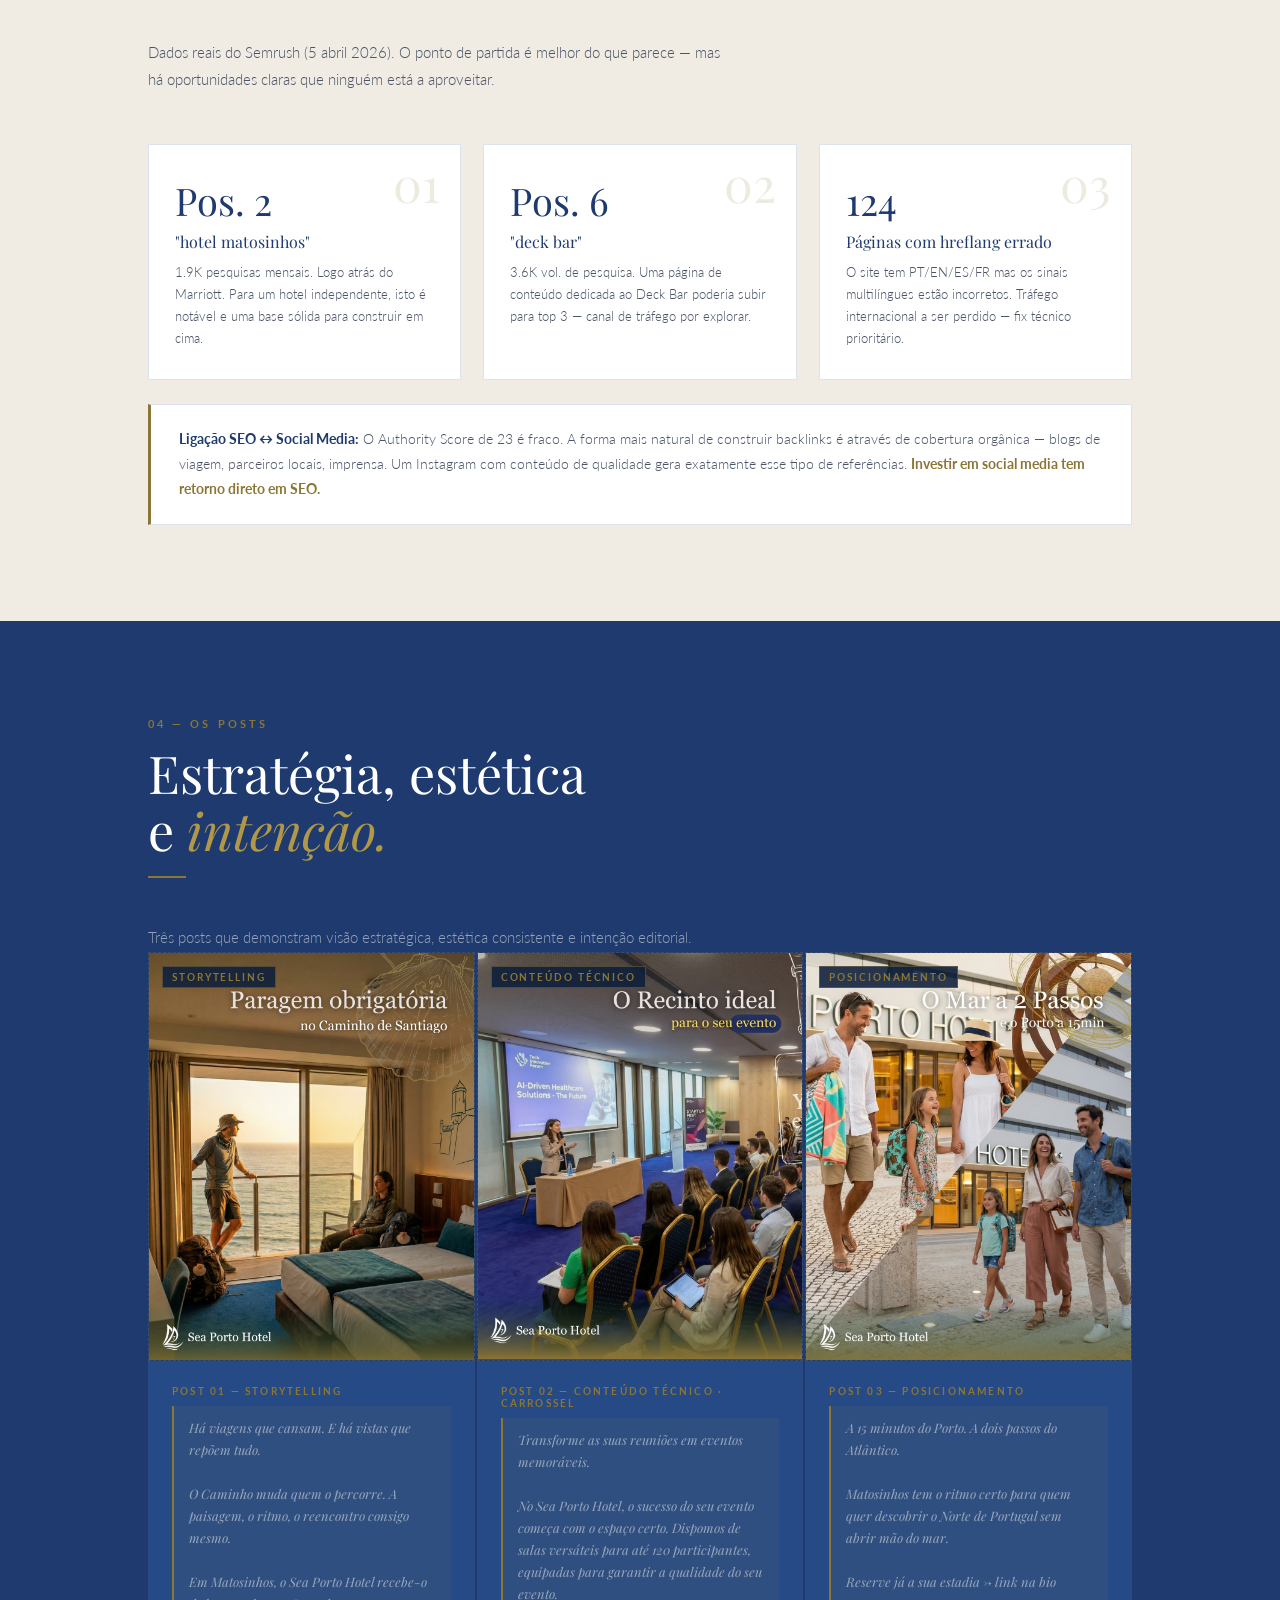
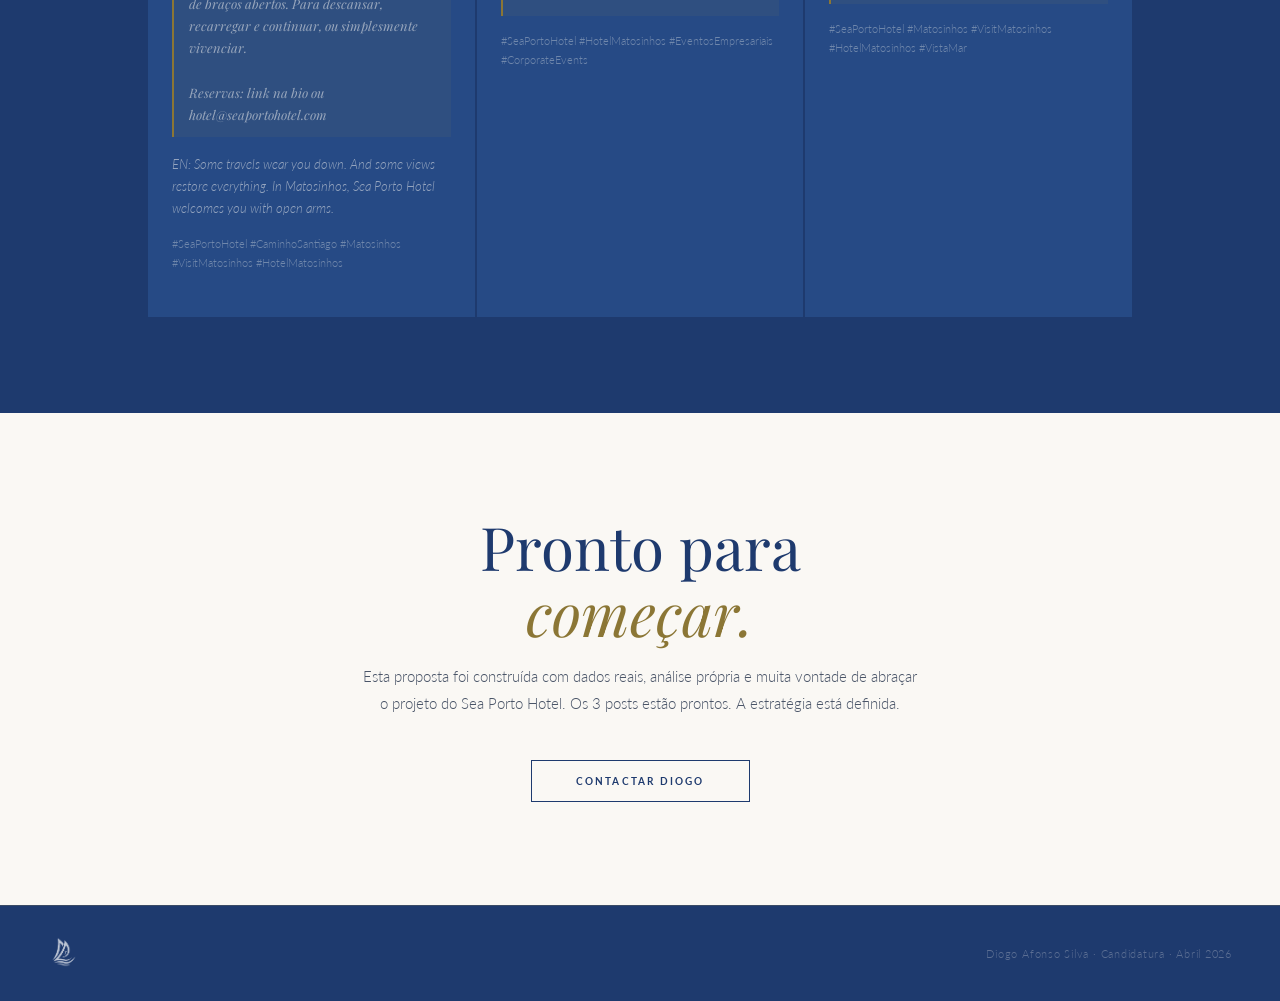
<file: SeaPortoHotel/index.html>
<!DOCTYPE html>
<html lang="pt-PT">
<head>
<meta charset="UTF-8">
<meta name="viewport" content="width=device-width, initial-scale=1.0">
<title>Sea Porto Hotel — Proposta Social Media & Design | Diogo Afonso Silva</title>

<!-- SEO -->
<meta name="description" content="Proposta de estratégia digital para o Sea Porto Hotel, Matosinhos. Análise de concorrência, presença no Google e conteúdo para redes sociais." />
<meta name="robots" content="index, follow" />
<link rel="canonical" href="https://diogoafonsosilva.github.io/web-designs/SeaPortoHotel/" />

<!-- Open Graph -->
<meta property="og:type" content="website" />
<meta property="og:title" content="Sea Porto Hotel — Proposta Social Media & Design" />
<meta property="og:description" content="Estratégia digital com dados reais: diagnóstico, benchmarking, SEO e conteúdo para redes sociais." />
<meta property="og:image" content="assets/img/SeaPortoHotelLogo.png" />
<meta property="og:locale" content="pt_PT" />

<!-- Twitter Card -->
<meta name="twitter:card" content="summary_large_image" />
<meta name="twitter:title" content="Sea Porto Hotel — Proposta Social Media & Design" />
<meta name="twitter:description" content="Estratégia digital com dados reais para o Sea Porto Hotel, Matosinhos." />
<meta name="twitter:image" content="assets/img/SeaPortoHotelLogo.png" />

<!-- JSON-LD Schema -->
<script type="application/ld+json">
{
  "@context": "https://schema.org",
  "@type": "Hotel",
  "name": "Sea Porto Hotel",
  "description": "Hotel 4 estrelas em Matosinhos, a 15 minutos do Porto e a dois passos do Atlântico.",
  "address": {
    "@type": "PostalAddress",
    "addressLocality": "Matosinhos",
    "addressCountry": "PT"
  },
  "starRating": {
    "@type": "Rating",
    "ratingValue": "4"
  }
}
</script>

<link href="https://fonts.googleapis.com/css2?family=Playfair+Display:ital,wght@0,400;0,500;0,600;1,400;1,500&family=Lato:ital,wght@0,300;0,400;0,700;1,300&display=swap" rel="stylesheet">
<link rel="stylesheet" href="assets/css/style.css">
</head>
<body>

<!-- UX: skip link -->
<a href="#diagnostico" style="position:absolute;left:-9999px;top:4px;z-index:9999;background:#1e3a6e;color:#fff;padding:8px 16px;font-size:14px;" onfocus="this.style.left='8px'" onblur="this.style.left='-9999px'">Saltar para o conteúdo</a>

<!-- LIGHTBOX -->
<div class="lightbox-overlay" id="lightbox" role="dialog" aria-modal="true" aria-label="Galeria de imagens">
  <button type="button" class="lightbox-close" onclick="closeLightbox()" aria-label="Fechar galeria">&times;</button>
  <div class="lightbox-content">
    <div class="lightbox-carousel" id="lightbox-carousel"></div>
    <div class="lightbox-dots" id="lightbox-dots" role="tablist"></div>
    <div class="lightbox-meta">
      <h4 id="lightbox-title"></h4>
      <p id="lightbox-subtitle"></p>
    </div>
  </div>
</div>

<nav aria-label="Navegação principal">
  <div class="nav-logo">
    <img src="assets/img/SeaPortoHotelLogo.png" alt="Sea Porto Hotel" style="height:38px;width:auto;object-fit:contain;">
    <span class="nav-logo-text">Proposta Social Media & Design</span>
  </div>
  <ul class="nav-links">
    <li><a href="#diagnostico">Diagnóstico</a></li>
    <li><a href="#concorrencia">Benchmarking</a></li>
    <li><a href="#seo">Google</a></li>
    <li><a href="#posts">Os Posts</a></li>
  </ul>
  <button type="button" class="nav-hamburger" id="navHamburger" aria-label="Abrir menu" aria-expanded="false" aria-controls="mobileNav">
    <span></span><span></span><span></span>
  </button>
</nav>

<div class="mobile-nav" id="mobileNav" aria-hidden="true">
  <a href="#diagnostico" onclick="closeMobileNav()">Diagnóstico</a>
  <a href="#concorrencia" onclick="closeMobileNav()">Benchmarking</a>
  <a href="#seo" onclick="closeMobileNav()">Google</a>
  <a href="#posts" onclick="closeMobileNav()">Os Posts</a>
</div>

<!-- HERO -->
<section class="hero" id="hero">
  <div class="hero-bg-placeholder" role="presentation"></div>
  <div class="hero-top-line" aria-hidden="true"></div>
  <div class="hero-content">
    <img src="assets/img/SeaPortoHotelLogo.png" alt="Sea Porto Hotel" style="height:100px;width:auto;object-fit:contain;margin-bottom:32px;filter:brightness(0) invert(1);opacity:0;animation:up .7s .15s forwards;" loading="eager">
    <p class="hero-eyebrow">Candidatura · Técnico/a de Marketing Digital & Gestão de Redes Sociais</p>
    <h1>Sea Porto<br><em>Hotel</em></h1>
    <p class="hero-sub">Uma proposta com estratégia, estética e intenção</p>
    <div class="hero-rule" aria-hidden="true"></div>
    <div class="hero-stats" aria-label="Estatísticas do hotel">
      <div class="hero-stat"><span class="n">#2</span><span class="l">TripAdvisor Matosinhos</span></div>
      <div class="hero-stat"><span class="n">3.7K</span><span class="l">Visitas orgânicas / mês</span></div>
      <div class="hero-stat"><span class="n">78</span><span class="l">Keywords orgânicas</span></div>
    </div>
  </div>
  <div class="hero-scroll" aria-hidden="true">
    <span>Scroll</span>
    <div class="hero-scroll-bar"></div>
  </div>
</section>

<!-- DIAGNÓSTICO -->
<section class="sec-diag" id="diagnostico">
  <div class="section-inner">
    <p class="s-label reveal">01 — Diagnóstico</p>
    <h2 class="s-title reveal">O problema não é o hotel.<br>É a <em>invisibilidade digital.</em></h2>
    <div class="s-rule reveal" aria-hidden="true"></div>
    <p class="s-lead reveal">O Sea Porto Hotel tem tudo para ganhar nas redes sociais — identidade marítima forte, localização única, hóspedes entusiastas. O que falta é transformar isso em conteúdo com estratégia e consistência.</p>
    <div class="diag-grid">
      <div class="diag-card reveal d1">
        <span class="diag-tag">Problema 01</span>
        <h3>Presença nas redes sociais subaproveitada</h3>
        <p>O Sea Porto tem calendário, mas falta diversificar o conteúdo. É preciso apostar em vídeo e segmentar por atividades: destacar o Deck Bar, o calendário de eventos de Matosinhos e posts de notoriedade para que a marca marítima seja facilmente reconhecida no seu mercado.</p>
        <span class="diag-num">~1.2K</span>
        <span class="diag-num-label">seguidores estimados no Instagram</span>
      </div>
      <div class="diag-card reveal d2">
        <span class="diag-tag">Problema 02</span>
        <h3>Concorrente principal domina o digital</h3>
        <p>O Four Points by Sheraton tem o poder da cadeia Marriott — Bonvoy global, SEO de autoridade, #1 no TripAdvisor. Não se ganha com força bruta, ganha-se com autenticidade local.</p>
        <span class="diag-num">#1</span>
        <span class="diag-num-label">Four Points no TripAdvisor Matosinhos</span>
      </div>
      <div class="diag-card reveal d1">
        <span class="diag-tag">Problema 03</span>
        <h3>Tráfego direto refém das OTAs</h3>
        <p>78 keywords e 3.7K visitas/mês é um bom ponto de partida, mas a tendência é negativa (-2.3%). Sem conteúdo de valor, o hotel continua dependente das comissões do Booking.com.</p>
        <span class="diag-num">87%</span>
        <span class="diag-num-label">taxa de rejeição no site (Semrush)</span>
      </div>
      <div class="diag-card reveal d2">
        <span class="diag-tag">Problema 04</span>
        <h3>Visibilidade em IA quase zero</h3>
        <p>AI Visibility Score de 27 — o Sea Porto praticamente não aparece em ChatGPT, Gemini ou AI Overviews. Um canal que cresce mês a mês nas pesquisas de viagens.</p>
        <span class="diag-num">27</span>
        <span class="diag-num-label">AI Visibility Score · Semrush abr 2026</span>
      </div>
    </div>
  </div>
</section>

<!-- BENCHMARKING -->
<section class="sec-bench" id="concorrencia">
  <div class="section-inner">
    <p class="s-label reveal">02 — Benchmarking</p>
    <h2 class="s-title light reveal">A concorrência está<br><em>a dormir.</em></h2>
    <div class="s-rule reveal" aria-hidden="true"></div>
    <p class="s-lead light reveal">Analisei os 3 concorrentes diretos 4 estrelas em Matosinhos. A oportunidade é clara: nenhum ocupa o espaço de voz autêntica do destino nas redes sociais.</p>
    <div class="table-scroll">
    <table class="comp-table reveal" aria-label="Comparação com concorrentes">
      <thead>
        <tr>
          <th scope="col">Hotel</th><th scope="col">Instagram</th><th scope="col">Trivago</th><th scope="col">SEO</th><th scope="col">Fraqueza principal</th>
        </tr>
      </thead>
      <tbody>
        <tr>
          <td><strong style="color:rgba(250,248,244,.92)">Four Points Sheraton</strong></td>
          <td>~3K seg · 253 posts</td>
          <td><span class="badge ba">#1</span></td>
          <td><span class="badge bg">Forte (Marriott)</span></td>
          <td>Tom genérico, pouco local</td>
        </tr>
        <tr>
          <td><strong style="color:rgba(250,248,244,.92)">Eurostars Matosinhos</strong></td>
          <td>21 seg. no Facebook</td>
          <td><span class="badge br">Sem presença digital própria</span></td>
          <td><span class="badge br">Fraco — sem páginas dedicadas</span></td>
          <td>Inexistente no digital</td>
        </tr>
        <tr>
          <td><strong style="color:rgba(250,248,244,.92)">Harbour Inn</strong></td>
          <td>Presença mínima</td>
          <td><span class="badge bb">Boutique</span></td>
          <td><span class="badge br">Fraco</span></td>
          <td>Escala e recursos limitados</td>
        </tr>
        <tr class="me">
          <td><strong style="color:var(--gold-pale)">Sea Porto Hotel ★</strong></td>
          <td>Ativo, sem estratégia</td>
          <td><span class="badge bg">#2</span></td>
          <td><span class="badge ba">Pos. 2 "hotel matosinhos"</span></td>
          <td>Conteúdo sem formato atualizado</td>
        </tr>
      </tbody>
    </table>
    </div><!-- /.table-scroll -->
    <blockquote class="bench-quote reveal">
      <p>"Nenhum concorrente conta histórias sobre Matosinhos com autenticidade. Há espaço para o Sea Porto ser <em>a voz do destino</em> — e não apenas mais um hotel a vender quartos."</p>
    </blockquote>
  </div>
</section>

<!-- SEO -->
<section class="sec-seo" id="seo">
  <div class="section-inner">
    <p class="s-label reveal">03 — Presença no Google</p>
    <h2 class="s-title reveal">No Google, o Sea Porto<br><em>já está no mapa.</em></h2>
    <div class="s-rule reveal" aria-hidden="true"></div>
    <p class="s-lead reveal">Dados reais do Semrush (5 abril 2026). O ponto de partida é melhor do que parece — mas há oportunidades claras que ninguém está a aproveitar.</p>
    <div class="seo-grid">
      <div class="seo-card reveal d1">
        <span class="seo-card-n" aria-hidden="true">01</span>
        <span class="big">Pos. 2</span>
        <h4>"hotel matosinhos"</h4>
        <p>1.9K pesquisas mensais. Logo atrás do Marriott. Para um hotel independente, isto é notável e uma base sólida para construir em cima.</p>
      </div>
      <div class="seo-card reveal d2">
        <span class="seo-card-n" aria-hidden="true">02</span>
        <span class="big">Pos. 6</span>
        <h4>"deck bar"</h4>
        <p>3.6K vol. de pesquisa. Uma página de conteúdo dedicada ao Deck Bar poderia subir para top 3 — canal de tráfego por explorar.</p>
      </div>
      <div class="seo-card reveal d3">
        <span class="seo-card-n" aria-hidden="true">03</span>
        <span class="big">124</span>
        <h4>Páginas com hreflang errado</h4>
        <p>O site tem PT/EN/ES/FR mas os sinais multilíngues estão incorretos. Tráfego internacional a ser perdido — fix técnico prioritário.</p>
      </div>
    </div>
    <div class="seo-note reveal">
      <strong>Ligação SEO ↔ Social Media:</strong> O Authority Score de 23 é fraco. A forma mais natural de construir backlinks é através de cobertura orgânica — blogs de viagem, parceiros locais, imprensa. Um Instagram com conteúdo de qualidade gera exatamente esse tipo de referências. <strong style="color:var(--gold)">Investir em social media tem retorno direto em SEO.</strong>
    </div>
  </div>
</section>

<!-- OS POSTS -->
<section class="sec-posts" id="posts">
  <div class="section-inner">
    <p class="s-label reveal">04 — Os Posts</p>
    <h2 class="s-title light reveal">Estratégia, estética<br>e <em>intenção.</em></h2>
    <div class="s-rule reveal" aria-hidden="true"></div>
    <p class="s-lead light reveal">Três posts que demonstram visão estratégica, estética consistente e intenção editorial.</p>

    <div class="posts-grid">
      <article class="post-card reveal d1" style="cursor:default;">
        <div class="post-img">
          <span class="post-type-tag">Storytelling</span>
          <img src="assets/img/post1.png" alt="Post 1 — Storytelling: Sea Porto Hotel e o Caminho de Santiago" loading="lazy" onerror="this.style.display='none'">
        </div>
        <div class="post-body">
          <span class="post-n">Post 01 — Storytelling</span>
          <p class="post-copy">Há viagens que cansam. E há vistas que repõem tudo.<br><br>O Caminho muda quem o percorre. A paisagem, o ritmo, o reencontro consigo mesmo.<br><br>Em Matosinhos, o Sea Porto Hotel recebe-o de braços abertos. Para descansar, recarregar e continuar, ou simplesmente vivenciar.<br><br>Reservas: link na bio ou hotel@seaportohotel.com</p>
          <p><em>EN: Some travels wear you down. And some views restore everything. In Matosinhos, Sea Porto Hotel welcomes you with open arms.</em></p>
          <p style="font-size:11px;color:rgba(250,248,244,0.35);margin-top:8px;">#SeaPortoHotel #CaminhoSantiago #Matosinhos #VisitMatosinhos #HotelMatosinhos</p>
        </div>
      </article>
      <article class="post-card reveal d2" onclick="openLightbox(0)">
        <div class="post-img">
          <span class="post-type-tag">Conteúdo Técnico</span>
          <div class="post-img-overlay">
            <div class="post-img-overlay-icon">
              <svg viewBox="0 0 24 24" aria-hidden="true"><rect x="3" y="3" width="18" height="18" rx="1"/><circle cx="8.5" cy="8.5" r="1.5"/><polyline points="21 15 16 10 5 21"/></svg>
              <span>Ver post</span>
            </div>
          </div>
          <img src="assets/img/post2.1.jpg" alt="Post 2 — Conteúdo Técnico: sala de eventos Sea Porto Hotel" loading="lazy" onerror="this.style.display='none'">
        </div>
        <div class="post-body">
          <span class="post-n">Post 02 — Conteúdo Técnico · Carrossel</span>
          <p class="post-copy">Transforme as suas reuniões em eventos memoráveis.<br><br>No Sea Porto Hotel, o sucesso do seu evento começa com o espaço certo. Dispomos de salas versáteis para até 120 participantes, equipadas para garantir a qualidade do seu evento.</p>
          <p style="font-size:11px;color:rgba(250,248,244,0.35);margin-top:8px;">#SeaPortoHotel #HotelMatosinhos #EventosEmpresariais #CorporateEvents</p>
        </div>
      </article>
      <article class="post-card reveal d3" style="cursor:default;">
        <div class="post-img">
          <span class="post-type-tag">Posicionamento</span>
          <img src="assets/img/post3.png" alt="Post 3 — Posicionamento: Matosinhos a 15 minutos do Porto" loading="lazy" onerror="this.style.display='none'">
        </div>
        <div class="post-body">
          <span class="post-n">Post 03 — Posicionamento</span>
          <p class="post-copy">A 15 minutos do Porto. A dois passos do Atlântico.<br><br>Matosinhos tem o ritmo certo para quem quer descobrir o Norte de Portugal sem abrir mão do mar.<br><br>Reserve já a sua estadia → link na bio</p>
          <p style="font-size:11px;color:rgba(250,248,244,0.35);margin-top:8px;">#SeaPortoHotel #Matosinhos #VisitMatosinhos #HotelMatosinhos #VistaMar</p>
        </div>
      </article>
    </div>
  </div>
</section>

<!-- CTA -->
<section class="sec-cta">
  <div class="cta-inner">
    <h2>Pronto para<br><em>começar.</em></h2>
    <p>Esta proposta foi construída com dados reais, análise própria e muita vontade de abraçar o projeto do Sea Porto Hotel. Os 3 posts estão prontos. A estratégia está definida.</p>
    <a href="mailto:diogoafonsosilva1520@gmail.com" class="cta-btn">Contactar Diogo</a>
  </div>
</section>

<footer>
  <div>
    <img src="assets/img/SeaPortoHotelLogo.png" alt="Sea Porto Hotel" style="height:32px;width:auto;object-fit:contain;filter:brightness(0) invert(1);opacity:.7;" loading="lazy">
  </div>
  <span class="footer-copy">Diogo Afonso Silva · Candidatura · Abril 2026</span>
</footer>

<script src="assets/js/main.js" defer></script>
</body>
</html>
</file>
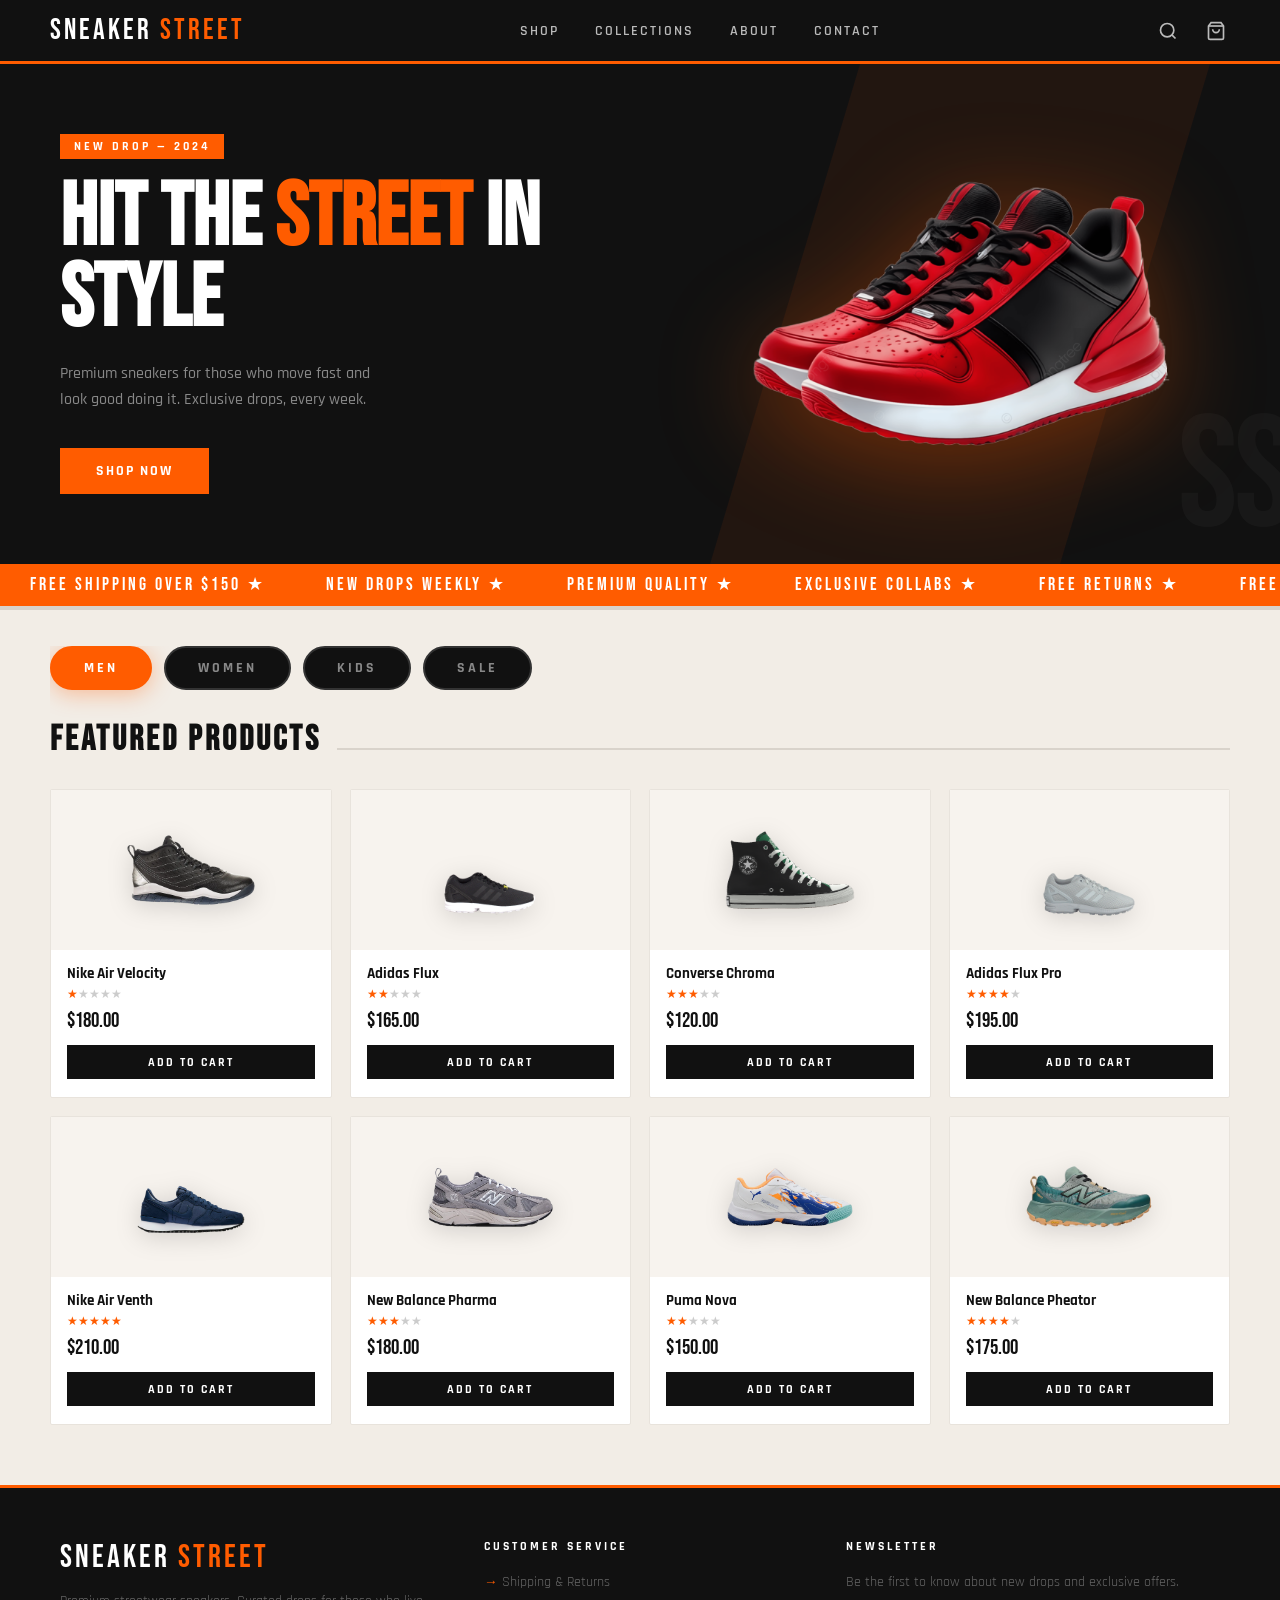
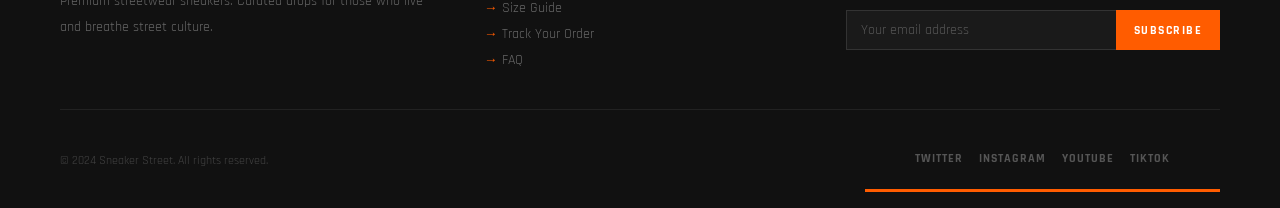
<file: SneakerStore/index.html>
<!DOCTYPE html>
<html lang="en">
<head>
  <meta charset="UTF-8" />
  <meta name="viewport" content="width=device-width, initial-scale=1.0"/>
  <title>Sneaker Street — Premium Streetwear Sneakers | Shop Now</title>

  <!-- SEO -->
  <meta name="description" content="Sneaker Street — premium streetwear sneakers. Nike, Adidas, Converse, Puma, New Balance. Exclusive drops every week. Shop now." />
  <meta name="robots" content="index, follow" />
  <link rel="canonical" href="https://diogoafonsosilva.github.io/web-designs/SneakerStore/" />

  <!-- Open Graph -->
  <meta property="og:type" content="website" />
  <meta property="og:title" content="Sneaker Street — Premium Streetwear Sneakers" />
  <meta property="og:description" content="Premium sneakers for those who move fast and look good. Exclusive drops, every week." />
  <meta property="og:image" content="assets/img/hero-shoe.png" />
  <meta property="og:locale" content="en_US" />

  <!-- Twitter Card -->
  <meta name="twitter:card" content="summary_large_image" />
  <meta name="twitter:title" content="Sneaker Street — Premium Streetwear Sneakers" />
  <meta name="twitter:description" content="Exclusive drops every week. Nike, Adidas, Converse, Puma, New Balance." />
  <meta name="twitter:image" content="assets/img/hero-shoe.png" />

  <!-- Performance: preload hero image -->
  <link rel="preload" as="image" href="assets/img/hero-shoe.png" />

  <!-- JSON-LD Schema -->
  <script type="application/ld+json">
  {
    "@context": "https://schema.org",
    "@type": "Store",
    "name": "Sneaker Street",
    "description": "Premium streetwear sneakers. Exclusive drops every week.",
    "url": "https://diogoafonsosilva.github.io/web-designs/SneakerStore/",
    "currenciesAccepted": "USD",
    "priceRange": "$120 - $210"
  }
  </script>

  <link href="https://fonts.googleapis.com/css2?family=Bebas+Neue&family=Rajdhani:wght@400;500;600;700&display=swap" rel="stylesheet"/>
  <link rel="stylesheet" href="assets/css/style.css" />
</head>
<body>
<div class="site-wrapper">

<!-- NAV -->
<nav aria-label="Main navigation">
  <a href="#" class="nav-logo">SNEAKER <span>STREET</span></a>
  <ul class="nav-links" role="list">
    <li><a href="#">Shop</a></li>
    <li><a href="#">Collections</a></li>
    <li><a href="#">About</a></li>
    <li><a href="#">Contact</a></li>
  </ul>
  <div class="nav-icons">
    <button type="button" class="nav-icon-btn" aria-label="Search">
      <svg viewBox="0 0 24 24" stroke-width="2" aria-hidden="true"><circle cx="11" cy="11" r="8"/><line x1="21" y1="21" x2="16.65" y2="16.65"/></svg>
    </button>
    <button type="button" class="nav-icon-btn" aria-label="Shopping bag">
      <svg viewBox="0 0 24 24" stroke-width="2" aria-hidden="true"><path d="M6 2L3 6v14a2 2 0 002 2h14a2 2 0 002-2V6l-3-4z"/><line x1="3" y1="6" x2="21" y2="6"/><path d="M16 10a4 4 0 01-8 0"/></svg>
    </button>
  </div>
  <button type="button" class="hamburger" id="hamburger" aria-label="Abrir menu" aria-expanded="false" aria-controls="mobileMenu">
    <span></span><span></span><span></span>
  </button>
</nav>

<!-- Menu Mobile -->
<nav class="mobile-menu" id="mobileMenu" aria-label="Mobile navigation" aria-hidden="true">
  <a href="#">Shop</a>
  <a href="#">Collections</a>
  <a href="#">About</a>
  <a href="#">Contact</a>
</nav>

<!-- HERO -->
<section class="hero" aria-label="Featured sneaker">
  <div class="hero-left">
    <div class="hero-tag" aria-label="Novidade">New Drop — 2024</div>
    <h1>Hit The <span>Street</span> In Style</h1>
    <p>Premium sneakers for those who move fast and look good doing it. Exclusive drops, every week.</p>
    <a href="#products" class="btn-hero">Shop Now</a>
  </div>
  <div class="hero-right">
    <img class="hero-shoe" src="assets/img/hero-shoe.png" alt="Featured Sneaker — Sneaker Street New Drop 2024" loading="eager" />
    <div class="hero-bg-text" aria-hidden="true">SS</div>
  </div>
</section>

<!-- TICKER -->
<div class="ticker" aria-hidden="true">
  <div class="ticker-inner">
    <span>Free Shipping Over $150</span>
    <span>New Drops Weekly</span>
    <span>Premium Quality</span>
    <span>Exclusive Collabs</span>
    <span>Free Returns</span>
    <span>Free Shipping Over $150</span>
    <span>New Drops Weekly</span>
    <span>Premium Quality</span>
    <span>Exclusive Collabs</span>
    <span>Free Returns</span>
  </div>
</div>

<!-- FEATURED PRODUCTS -->
<section class="featured-section" id="products" aria-label="Featured products">
  <div class="tabs-section" role="tablist" aria-label="Filter by category">
    <button type="button" class="tab-btn active" role="tab" aria-selected="true">Men</button>
    <button type="button" class="tab-btn" role="tab" aria-selected="false">Women</button>
    <button type="button" class="tab-btn" role="tab" aria-selected="false">Kids</button>
    <button type="button" class="tab-btn" role="tab" aria-selected="false">Sale</button>
  </div>
  <div class="section-header">
    <h2 class="section-title">Featured Products</h2>
    <div class="section-line" aria-hidden="true"></div>
  </div>
  <div class="products-grid">

    <article class="product-card">
      <div class="product-img-wrap">
        <img src="assets/img/nike-air-velocity.png" alt="Nike Air Velocity" loading="lazy" />
      </div>
      <div class="product-info">
        <p class="product-name">Nike Air Velocity</p>
        <div class="stars" aria-label="Rating: 1 out of 5 stars"><span class="filled" aria-hidden="true">★</span><span aria-hidden="true">★★★★</span></div>
        <p class="product-price">$180.00</p>
        <button type="button" class="btn-cart" aria-label="Add Nike Air Velocity to cart">Add to Cart</button>
      </div>
    </article>

    <article class="product-card">
      <div class="product-img-wrap">
        <img src="assets/img/adidas-flux.png" alt="Adidas Flux" loading="lazy" />
      </div>
      <div class="product-info">
        <p class="product-name">Adidas Flux</p>
        <div class="stars" aria-label="Rating: 2 out of 5 stars"><span class="filled" aria-hidden="true">★★</span><span aria-hidden="true">★★★</span></div>
        <p class="product-price">$165.00</p>
        <button type="button" class="btn-cart" aria-label="Add Adidas Flux to cart">Add to Cart</button>
      </div>
    </article>

    <article class="product-card">
      <div class="product-img-wrap">
        <img src="assets/img/converse-chroma.png" alt="Converse Chroma" loading="lazy" />
      </div>
      <div class="product-info">
        <p class="product-name">Converse Chroma</p>
        <div class="stars" aria-label="Rating: 3 out of 5 stars"><span class="filled" aria-hidden="true">★★★</span><span aria-hidden="true">★★</span></div>
        <p class="product-price">$120.00</p>
        <button type="button" class="btn-cart" aria-label="Add Converse Chroma to cart">Add to Cart</button>
      </div>
    </article>

    <article class="product-card">
      <div class="product-img-wrap">
        <img src="assets/img/adidas-flux-pro.png" alt="Adidas Flux Pro" loading="lazy" />
      </div>
      <div class="product-info">
        <p class="product-name">Adidas Flux Pro</p>
        <div class="stars" aria-label="Rating: 4 out of 5 stars"><span class="filled" aria-hidden="true">★★★★</span><span aria-hidden="true">★</span></div>
        <p class="product-price">$195.00</p>
        <button type="button" class="btn-cart" aria-label="Add Adidas Flux Pro to cart">Add to Cart</button>
      </div>
    </article>

    <article class="product-card">
      <div class="product-img-wrap">
        <img src="assets/img/nike-air-venth.png" alt="Nike Air Venth" loading="lazy" />
      </div>
      <div class="product-info">
        <p class="product-name">Nike Air Venth</p>
        <div class="stars" aria-label="Rating: 5 out of 5 stars"><span class="filled" aria-hidden="true">★★★★★</span></div>
        <p class="product-price">$210.00</p>
        <button type="button" class="btn-cart" aria-label="Add Nike Air Venth to cart">Add to Cart</button>
      </div>
    </article>

    <article class="product-card">
      <div class="product-img-wrap">
        <img src="assets/img/new-balance-pharma.png" alt="New Balance Pharma" loading="lazy" />
      </div>
      <div class="product-info">
        <p class="product-name">New Balance Pharma</p>
        <div class="stars" aria-label="Rating: 3 out of 5 stars"><span class="filled" aria-hidden="true">★★★</span><span aria-hidden="true">★★</span></div>
        <p class="product-price">$180.00</p>
        <button type="button" class="btn-cart" aria-label="Add New Balance Pharma to cart">Add to Cart</button>
      </div>
    </article>

    <article class="product-card">
      <div class="product-img-wrap">
        <img src="assets/img/puma-nova.png" alt="Puma Nova" loading="lazy" />
      </div>
      <div class="product-info">
        <p class="product-name">Puma Nova</p>
        <div class="stars" aria-label="Rating: 2 out of 5 stars"><span class="filled" aria-hidden="true">★★</span><span aria-hidden="true">★★★</span></div>
        <p class="product-price">$150.00</p>
        <button type="button" class="btn-cart" aria-label="Add Puma Nova to cart">Add to Cart</button>
      </div>
    </article>

    <article class="product-card">
      <div class="product-img-wrap">
        <img src="assets/img/new-balance-pheator.png" alt="New Balance Pheator" loading="lazy" />
      </div>
      <div class="product-info">
        <p class="product-name">New Balance Pheator</p>
        <div class="stars" aria-label="Rating: 4 out of 5 stars"><span class="filled" aria-hidden="true">★★★★</span><span aria-hidden="true">★</span></div>
        <p class="product-price">$175.00</p>
        <button type="button" class="btn-cart" aria-label="Add New Balance Pheator to cart">Add to Cart</button>
      </div>
    </article>

  </div>
</section>

<!-- FOOTER -->
<footer>
  <div class="footer-grid">
    <div class="footer-col">
      <div class="footer-logo">SNEAKER <span>STREET</span></div>
      <p>Premium streetwear sneakers. Curated drops for those who live and breathe street culture.</p>
    </div>
    <div class="footer-col">
      <h4>Customer Service</h4>
      <ul>
        <li>Shipping &amp; Returns</li>
        <li>Size Guide</li>
        <li>Track Your Order</li>
        <li>FAQ</li>
      </ul>
    </div>
    <div class="footer-col">
      <h4>Newsletter</h4>
      <p>Be the first to know about new drops and exclusive offers.</p>
      <form class="newsletter-form" aria-label="Newsletter subscription" onsubmit="return false;">
        <label for="newsletter-email" class="sr-only">Email address</label>
        <input type="email" id="newsletter-email" name="email" placeholder="Your email address" autocomplete="email" required />
        <button type="submit">Subscribe</button>
      </form>
    </div>
  </div>
  <div class="footer-bottom">
    <p>© 2024 Sneaker Street. All rights reserved.</p>
    <nav class="social-icons" aria-label="Social media links">
      <a href="#" rel="noopener noreferrer">Twitter</a>
      <a href="#" rel="noopener noreferrer">Instagram</a>
      <a href="#" rel="noopener noreferrer">YouTube</a>
      <a href="#" rel="noopener noreferrer">TikTok</a>
    </nav>
  </div>
</footer>

</div><!-- /.site-wrapper -->

<style>.sr-only{position:absolute;width:1px;height:1px;padding:0;margin:-1px;overflow:hidden;clip:rect(0,0,0,0);white-space:nowrap;border:0}</style>
<script src="assets/js/main.js" defer></script>
</body>
</html>
</file>
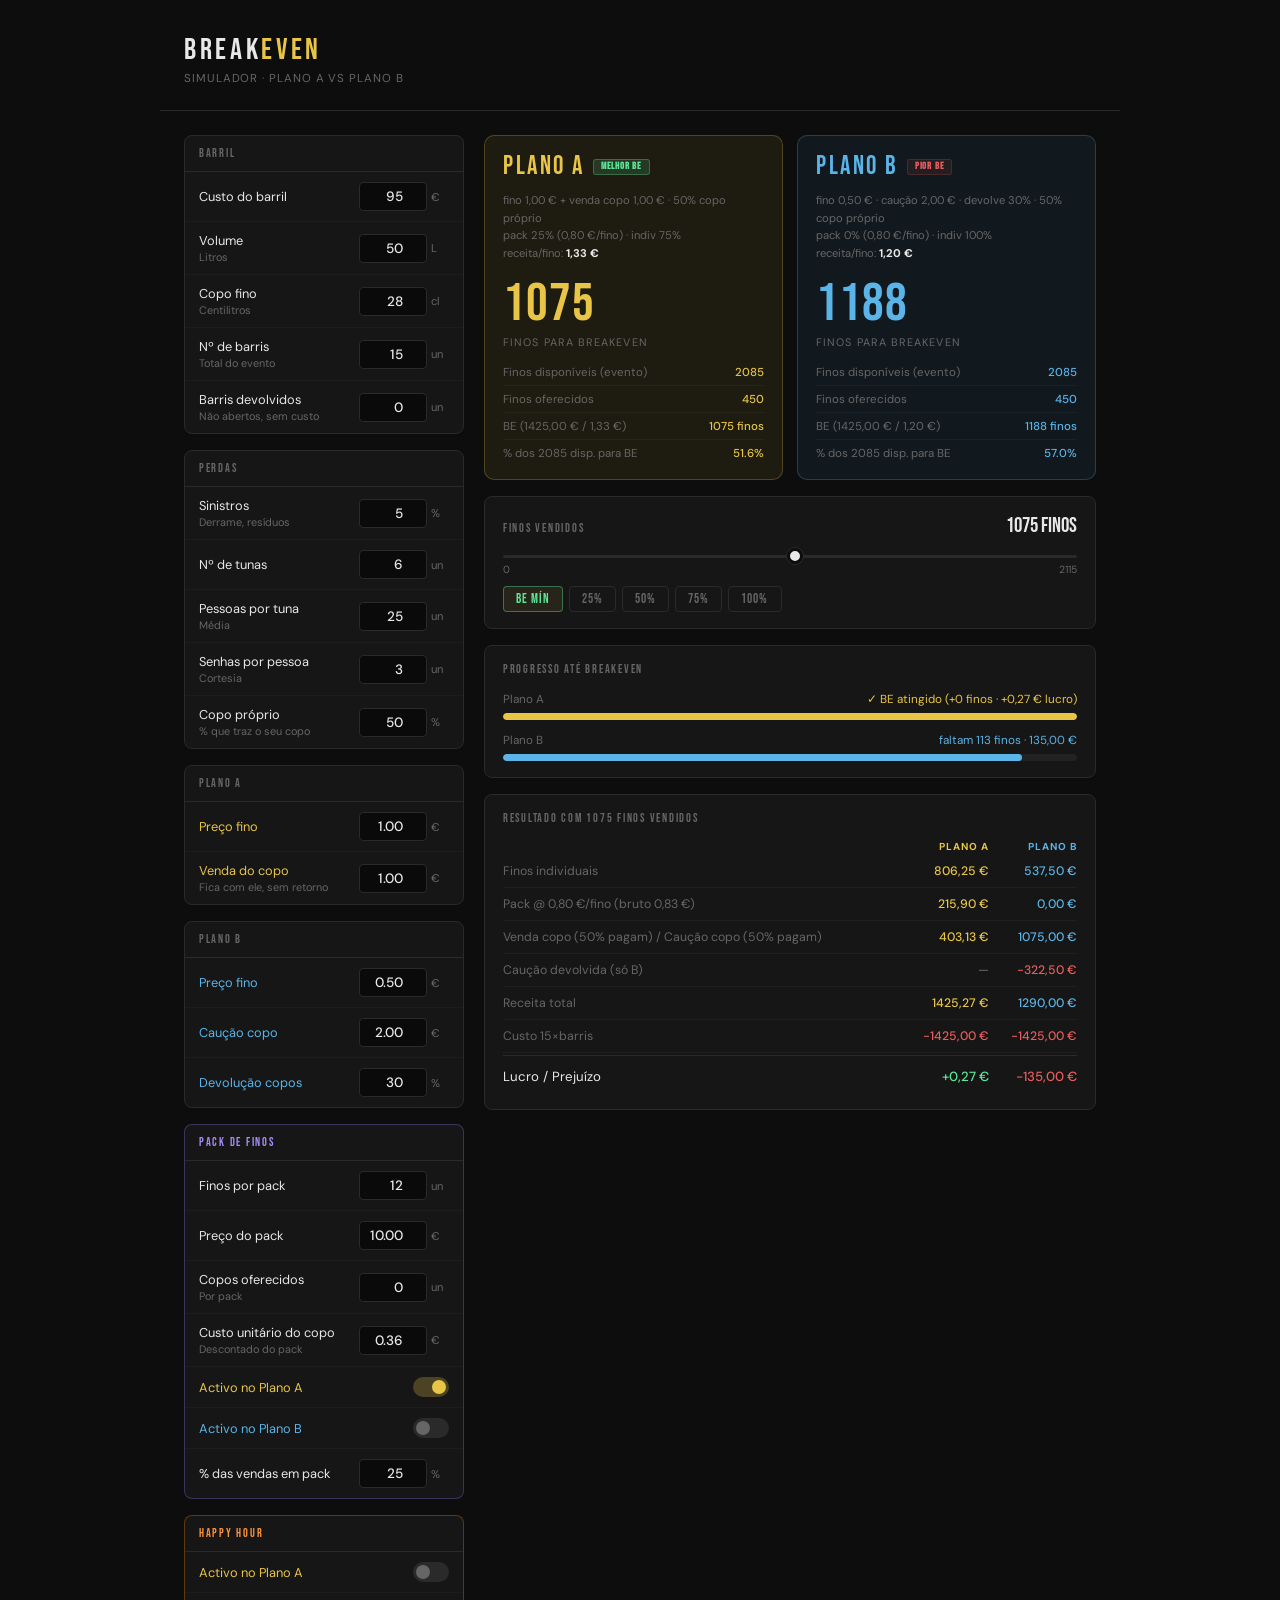
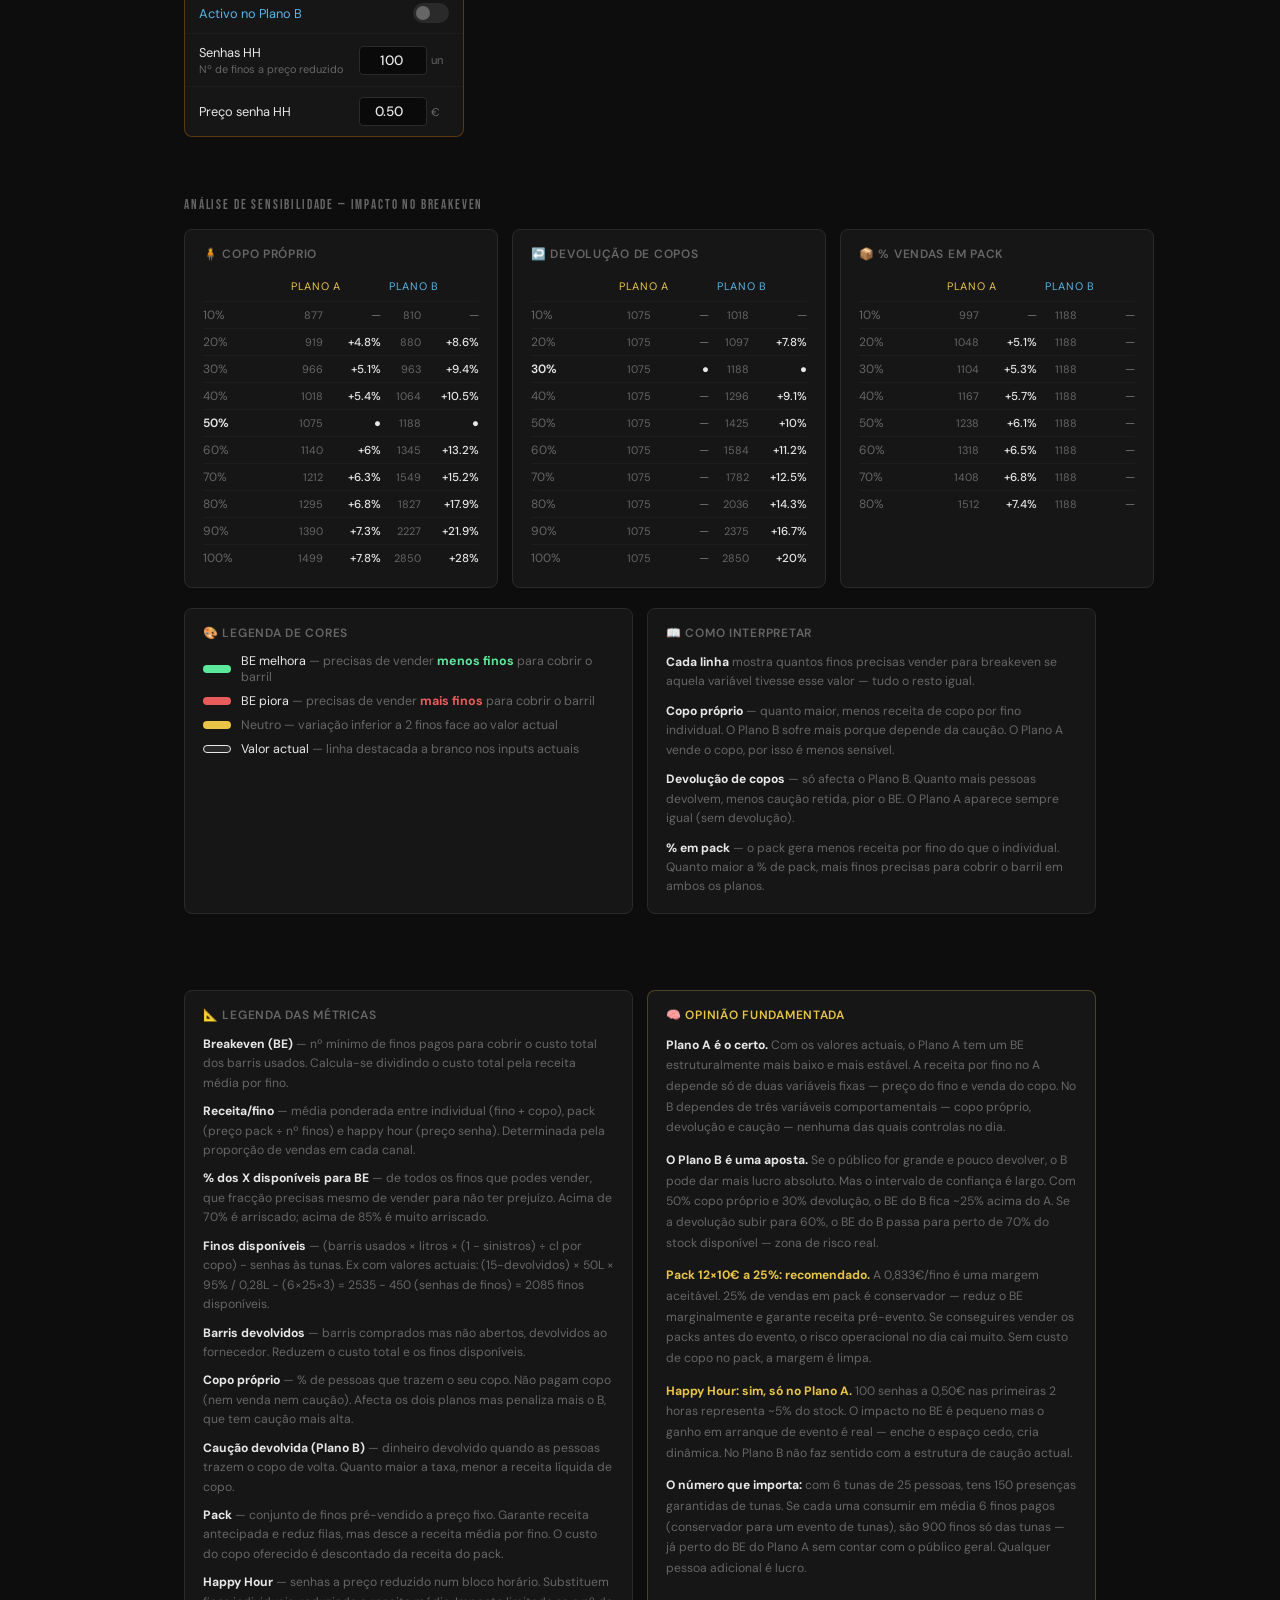
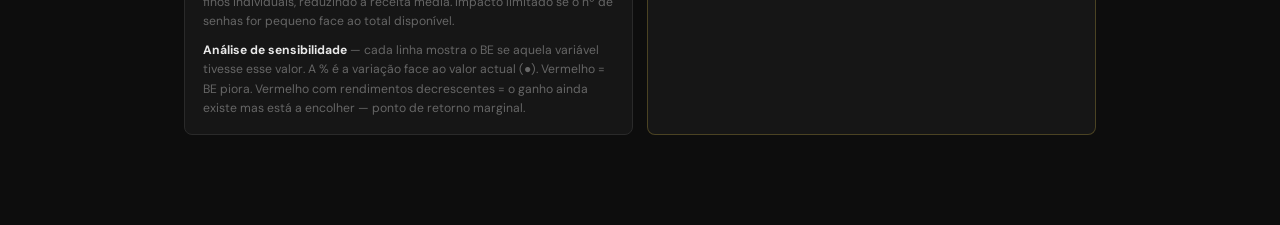
<file: VendasFestival/index.html>
<!DOCTYPE html>
<html lang="pt-PT">
<head>
<meta charset="UTF-8">
<meta name="viewport" content="width=device-width, initial-scale=1.0">
<title>Breakeven — Simulador de Cerveja para Eventos de Tunas</title>

<!-- SEO -->
<meta name="description" content="Simulador de breakeven para eventos de tunas: compara Plano A vs Plano B, calcula o ponto de equilíbrio por barril e analisa sensibilidade a variáveis como pack, happy hour e copos." />
<meta name="robots" content="index, follow" />
<link rel="canonical" href="https://diogoafonsosilva.github.io/web-designs/VendasFestival/" />

<!-- Open Graph -->
<meta property="og:type" content="website" />
<meta property="og:title" content="Breakeven — Simulador de Cerveja para Eventos" />
<meta property="og:description" content="Compara Plano A vs Plano B para venda de cerveja em eventos de tunas. Análise de sensibilidade incluída." />
<meta property="og:locale" content="pt_PT" />

<link href="https://fonts.googleapis.com/css2?family=Bebas+Neue&family=DM+Sans:ital,wght@0,300;0,400;0,500;1,300&display=swap" rel="stylesheet">
<link rel="stylesheet" href="assets/css/style.css">
</head>
<body>

<header>
  <div class="logo" role="heading" aria-level="1">Break<em>even</em></div>
  <div class="sub">Simulador · Plano A vs Plano B</div>
</header>

<div class="wrap">

  <div class="inputs-panel">

    <div class="section">
      <div class="section-header">Barril</div>
      <div class="field">
        <div class="field-name">Custo do barril</div>
        <div class="input-wrap">
          <input type="number" id="barrelCost" value="95" min="1" step="1" oninput="calc(true)" aria-label="Custo do barril em euros">
          <span class="unit">€</span>
        </div>
      </div>
      <div class="field">
        <div class="field-name">Volume <small>Litros</small></div>
        <div class="input-wrap">
          <input type="number" id="barrelL" value="50" min="1" step="1" oninput="calc(true)" aria-label="Volume do barril em litros">
          <span class="unit">L</span>
        </div>
      </div>
      <div class="field">
        <div class="field-name">Copo fino <small>Centilitros</small></div>
        <div class="input-wrap">
          <input type="number" id="copoCL" value="28" min="1" step="1" oninput="calc(true)" aria-label="Volume do copo fino em centilitros">
          <span class="unit">cl</span>
        </div>
      </div>
      <div class="field">
        <div class="field-name">Nº de barris <small>Total do evento</small></div>
        <div class="input-wrap">
          <input type="number" id="nBarrels" value="15" min="1" step="1" oninput="calc(true)" aria-label="Número total de barris no evento">
          <span class="unit">un</span>
        </div>
      </div>
      <div class="field">
        <div class="field-name">Barris devolvidos <small>Não abertos, sem custo</small></div>
        <div class="input-wrap">
          <input type="number" id="nReturned" value="0" min="0" step="1" oninput="calc(true)" aria-label="Barris devolvidos não abertos">
          <span class="unit">un</span>
        </div>
      </div>
    </div>

    <div class="section">
      <div class="section-header">Perdas</div>
      <div class="field">
        <div class="field-name">Sinistros <small>Derrame, resíduos</small></div>
        <div class="input-wrap">
          <input type="number" id="sinRate" value="5" min="0" max="50" step="0.5" oninput="calc(true)" aria-label="Taxa de sinistros em percentagem">
          <span class="unit">%</span>
        </div>
      </div>
      <div class="field">
        <div class="field-name">Nº de tunas</div>
        <div class="input-wrap">
          <input type="number" id="nTunas" value="6" min="0" step="1" oninput="calc(true)" aria-label="Número de tunas no evento">
          <span class="unit">un</span>
        </div>
      </div>
      <div class="field">
        <div class="field-name">Pessoas por tuna <small>Média</small></div>
        <div class="input-wrap">
          <input type="number" id="avgPessoas" value="25" min="0" step="1" oninput="calc(true)" aria-label="Média de pessoas por tuna">
          <span class="unit">un</span>
        </div>
      </div>
      <div class="field">
        <div class="field-name">Senhas por pessoa <small>Cortesia</small></div>
        <div class="input-wrap">
          <input type="number" id="nSenhas" value="3" min="0" step="1" oninput="calc(true)" aria-label="Senhas de cortesia por pessoa">
          <span class="unit">un</span>
        </div>
      </div>
      <div class="field">
        <div class="field-name">Copo próprio <small>% que traz o seu copo</small></div>
        <div class="input-wrap">
          <input type="number" id="ownCup" value="50" min="0" max="100" step="5" oninput="calc(true)" aria-label="Percentagem que traz copo próprio">
          <span class="unit">%</span>
        </div>
      </div>
    </div>

    <div class="section">
      <div class="section-header">Plano A</div>
      <div class="field plan-A">
        <div class="field-name">Preço fino</div>
        <div class="input-wrap">
          <input type="number" id="aFino" value="1.00" min="0.01" step="0.05" oninput="calc(true)" aria-label="Plano A: preço do fino em euros">
          <span class="unit">€</span>
        </div>
      </div>
      <div class="field plan-A">
        <div class="field-name">Venda do copo <small>Fica com ele, sem retorno</small></div>
        <div class="input-wrap">
          <input type="number" id="aCopo" value="1.00" min="0" step="0.50" oninput="calc(true)" aria-label="Plano A: preço de venda do copo em euros">
          <span class="unit">€</span>
        </div>
      </div>
    </div>

    <div class="section">
      <div class="section-header">Plano B</div>
      <div class="field plan-B">
        <div class="field-name">Preço fino</div>
        <div class="input-wrap">
          <input type="number" id="bFino" value="0.50" min="0.01" step="0.05" oninput="calc(true)" aria-label="Plano B: preço do fino em euros">
          <span class="unit">€</span>
        </div>
      </div>
      <div class="field plan-B">
        <div class="field-name">Caução copo</div>
        <div class="input-wrap">
          <input type="number" id="bCopo" value="2.00" min="0" step="0.50" oninput="calc(true)" aria-label="Plano B: valor da caução do copo em euros">
          <span class="unit">€</span>
        </div>
      </div>
      <div class="field plan-B">
        <div class="field-name">Devolução copos</div>
        <div class="input-wrap">
          <input type="number" id="bRet" value="30" min="0" max="100" step="5" oninput="calc(true)" aria-label="Plano B: taxa de devolução de copos em percentagem">
          <span class="unit">%</span>
        </div>
      </div>
    </div>

    <div class="section" style="border-color:rgba(150,120,255,0.3)">
      <div class="section-header" style="color:#a78bfa">Pack de Finos</div>
      <div class="field">
        <div class="field-name">Finos por pack</div>
        <div class="input-wrap">
          <input type="number" id="packFinos" value="12" min="1" step="1" oninput="calc(true)" aria-label="Número de finos por pack">
          <span class="unit">un</span>
        </div>
      </div>
      <div class="field">
        <div class="field-name">Preço do pack</div>
        <div class="input-wrap">
          <input type="number" id="packPrice" value="10.00" min="0.01" step="0.50" oninput="calc(true)" aria-label="Preço do pack de finos em euros">
          <span class="unit">€</span>
        </div>
      </div>
      <div class="field">
        <div class="field-name">Copos oferecidos <small>Por pack</small></div>
        <div class="input-wrap">
          <input type="number" id="packCups" value="0" min="0" step="1" oninput="calc(true)" aria-label="Copos oferecidos por pack">
          <span class="unit">un</span>
        </div>
      </div>
      <div class="field">
        <div class="field-name">Custo unitário do copo <small>Descontado do pack</small></div>
        <div class="input-wrap">
          <input type="number" id="cupCost" value="0.36" min="0" step="0.01" oninput="calc(true)" aria-label="Custo unitário do copo em euros">
          <span class="unit">€</span>
        </div>
      </div>
      <div class="toggle-row">
        <span class="toggle-label" style="color:var(--A)">Activo no Plano A</span>
        <label class="switch switch-A"><input type="checkbox" id="packActiveA" checked onchange="calc(true)"><span class="slider-sw"></span></label>
      </div>
      <div class="toggle-row">
        <span class="toggle-label" style="color:var(--B)">Activo no Plano B</span>
        <label class="switch switch-B"><input type="checkbox" id="packActiveB" onchange="calc(true)"><span class="slider-sw"></span></label>
      </div>
      <div class="field">
        <div class="field-name">% das vendas em pack</div>
        <div class="input-wrap">
          <input type="number" id="packRate" value="25" min="0" max="100" step="5" oninput="calc(true)" aria-label="Percentagem das vendas em pack">
          <span class="unit">%</span>
        </div>
      </div>
    </div>

    <div class="section" style="border-color:rgba(255,140,0,0.3)">
      <div class="section-header" style="color:#fb923c">Happy Hour</div>
      <div class="toggle-row">
        <span class="toggle-label" style="color:var(--A)">Activo no Plano A</span>
        <label class="switch switch-A"><input type="checkbox" id="hhActive" onchange="calc(true)"><span class="slider-sw"></span></label>
      </div>
      <div class="toggle-row">
        <span class="toggle-label" style="color:var(--B)">Activo no Plano B</span>
        <label class="switch switch-B"><input type="checkbox" id="hhActiveB" onchange="calc(true)"><span class="slider-sw"></span></label>
      </div>
      <div class="field">
        <div class="field-name">Senhas HH <small>Nº de finos a preço reduzido</small></div>
        <div class="input-wrap">
          <input type="number" id="hhFinos" value="100" min="1" step="10" oninput="calc(true)" aria-label="Número de senhas Happy Hour a preço reduzido">
          <span class="unit">un</span>
        </div>
      </div>
      <div class="field">
        <div class="field-name">Preço senha HH</div>
        <div class="input-wrap">
          <input type="number" id="hhPrice" value="0.50" min="0.01" step="0.05" oninput="calc(true)" aria-label="Preço da senha Happy Hour em euros">
          <span class="unit">€</span>
        </div>
      </div>
    </div>

  </div>

  <div class="results-panel">

    <div class="plans-row">
      <div class="plan-card A">
        <div class="plan-label">Plano A <span class="status-badge" id="badgeA"></span></div>
        <div class="price-meta" id="metaA"></div>
        <div class="be-number" id="beA">—</div>
        <div class="be-label">finos para breakeven <span id="beATot" style="font-size:0.65rem;opacity:0.5;font-family:'DM Sans',sans-serif;letter-spacing:0;text-transform:none"></span></div>
        <div class="mini-stats" id="statsA"></div>
      </div>
      <div class="plan-card B">
        <div class="plan-label">Plano B <span class="status-badge" id="badgeB"></span></div>
        <div class="price-meta" id="metaB"></div>
        <div class="be-number" id="beB">—</div>
        <div class="be-label">finos para breakeven <span id="beBTot" style="font-size:0.65rem;opacity:0.5;font-family:'DM Sans',sans-serif;letter-spacing:0;text-transform:none"></span></div>
        <div class="mini-stats" id="statsB"></div>
      </div>
    </div>

    <div class="sold-section">
      <div class="slider-top">
        <span class="lbl">Finos vendidos</span>
        <span class="val" id="soldVal">80 finos</span>
      </div>
      <input type="range" id="soldSlider" min="0" max="200" value="0" oninput="window._sliderTriggered=true;calc();window._sliderTriggered=false;" aria-label="Número de finos vendidos">
      <div class="slider-hint"><span>0</span><span id="sliderMax">200</span></div>
      <div class="quick-btns" id="quickBtns"></div>
    </div>

    <div class="progress-section">
      <div class="sec-title">Progresso até Breakeven</div>
      <div class="progress-row">
        <div class="prog-head">
          <span class="lbl">Plano A</span>
          <span id="pLabelA" style="font-size:0.73rem;color:var(--A)"></span>
        </div>
        <div class="bar-track"><div class="bar-fill A" id="barA" style="width:0%"></div></div>
      </div>
      <div class="progress-row">
        <div class="prog-head">
          <span class="lbl">Plano B</span>
          <span id="pLabelB" style="font-size:0.73rem;color:var(--B)"></span>
        </div>
        <div class="bar-track"><div class="bar-fill B" id="barB" style="width:0%"></div></div>
      </div>
    </div>

    <div class="profit-section">
      <div class="sec-title">Resultado com <span id="profitN">—</span> finos vendidos</div>
      <div class="col-headers">
        <span class="col-h A">Plano A</span>
        <span class="col-h B">Plano B</span>
      </div>
      <div id="profitTable"></div>
    </div>

  </div>
</div>

<!-- SENSITIVITY ANALYSIS -->
<div class="sensitivity-wrap">
  <div class="sec-title" style="font-family:'Bebas Neue',sans-serif;font-size:0.82rem;letter-spacing:0.14em;color:var(--muted);text-transform:uppercase;margin-bottom:16px;">
    Análise de Sensibilidade — Impacto no Breakeven
  </div>
  <div class="sensitivity-grid">
    <div class="sens-section">
      <div class="sens-var-title">🧍 Copo Próprio</div>
      <div class="sens-row header"><span></span><span style="color:var(--A)">Plano A</span><span style="color:var(--B)">Plano B</span></div>
      <div id="sensCopoProprio"></div>
    </div>
    <div class="sens-section">
      <div class="sens-var-title">↩️ Devolução de Copos</div>
      <div class="sens-row header"><span></span><span style="color:var(--A)">Plano A</span><span style="color:var(--B)">Plano B</span></div>
      <div id="sensDevolver"></div>
    </div>
    <div class="sens-section">
      <div class="sens-var-title">📦 % Vendas em Pack</div>
      <div class="sens-row header"><span></span><span style="color:var(--A)">Plano A</span><span style="color:var(--B)">Plano B</span></div>
      <div id="sensPack"></div>
    </div>
  </div>

  <!-- LEGENDA + INTERPRETAÇÃO -->
  <div style="display:grid;grid-template-columns:1fr 1fr;gap:14px;margin-top:4px">

    <div class="sens-section">
      <div class="sens-var-title">🎨 Legenda de Cores</div>
      <div style="display:flex;flex-direction:column;gap:8px;font-size:0.78rem;">
        <div style="display:flex;align-items:center;gap:10px;">
          <div style="width:28px;height:8px;border-radius:4px;background:var(--green);flex-shrink:0"></div>
          <span style="color:var(--text)">BE melhora <span style="color:var(--muted)">— precisas de vender <strong style="color:var(--green)">menos finos</strong> para cobrir o barril</span></span>
        </div>
        <div style="display:flex;align-items:center;gap:10px;">
          <div style="width:28px;height:8px;border-radius:4px;background:var(--red);flex-shrink:0"></div>
          <span style="color:var(--text)">BE piora <span style="color:var(--muted)">— precisas de vender <strong style="color:var(--red)">mais finos</strong> para cobrir o barril</span></span>
        </div>
        <div style="display:flex;align-items:center;gap:10px;">
          <div style="width:28px;height:8px;border-radius:4px;background:var(--A);flex-shrink:0"></div>
          <span style="color:var(--muted)">Neutro — variação inferior a 2 finos face ao valor actual</span>
        </div>
        <div style="display:flex;align-items:center;gap:10px;">
          <div style="width:28px;height:8px;border-radius:4px;background:var(--border);border:1px solid var(--text);flex-shrink:0"></div>
          <span style="color:var(--text)">Valor actual <span style="color:var(--muted)">— linha destacada a branco nos inputs actuais</span></span>
        </div>
      </div>
    </div>

    <div class="sens-section">
      <div class="sens-var-title">📖 Como interpretar</div>
      <div style="display:flex;flex-direction:column;gap:10px;font-size:0.76rem;color:var(--muted);line-height:1.6;">
        <div><strong style="color:var(--text)">Cada linha</strong> mostra quantos finos precisas vender para breakeven se aquela variável tivesse esse valor — tudo o resto igual.</div>
        <div><strong style="color:var(--text)">Copo próprio</strong> — quanto maior, menos receita de copo por fino individual. O Plano B sofre mais porque depende da caução. O Plano A vende o copo, por isso é menos sensível.</div>
        <div><strong style="color:var(--text)">Devolução de copos</strong> — só afecta o Plano B. Quanto mais pessoas devolvem, menos caução retida, pior o BE. O Plano A aparece sempre igual (sem devolução).</div>
        <div><strong style="color:var(--text)">% em pack</strong> — o pack gera menos receita por fino do que o individual. Quanto maior a % de pack, mais finos precisas para cobrir o barril em ambos os planos.</div>
      </div>
    </div>

  </div>
</div>

<!-- LEGENDA DE MÉTRICAS + OPINIÃO -->
<div class="sensitivity-wrap" style="margin-top:0;padding-top:0">

  <div style="display:grid;grid-template-columns:1fr 1fr;gap:14px;margin-bottom:14px">

    <!-- LEGENDA DE MÉTRICAS -->
    <div class="sens-section">
      <div class="sens-var-title">📐 Legenda das Métricas</div>
      <div style="display:flex;flex-direction:column;gap:9px;font-size:0.76rem;line-height:1.6;">
        <div><strong style="color:var(--text)">Breakeven (BE)</strong> <span style="color:var(--muted)">— nº mínimo de finos pagos para cobrir o custo total dos barris usados. Calcula-se dividindo o custo total pela receita média por fino.</span></div>
        <div><strong style="color:var(--text)">Receita/fino</strong> <span style="color:var(--muted)">— média ponderada entre individual (fino + copo), pack (preço pack ÷ nº finos) e happy hour (preço senha). Determinada pela proporção de vendas em cada canal.</span></div>
        <div><strong style="color:var(--text)">% dos X disponíveis para BE</strong> <span style="color:var(--muted)">— de todos os finos que podes vender, que fracção precisas mesmo de vender para não ter prejuízo. Acima de 70% é arriscado; acima de 85% é muito arriscado.</span></div>
        <div><strong style="color:var(--text)">Finos disponíveis</strong> <span style="color:var(--muted)">— (barris usados × litros × (1 − sinistros) ÷ cl por copo) − senhas às tunas. Ex com valores actuais: (15−devolvidos) × 50L × 95% / 0,28L − (6×25×3) = 2535 − 450 (senhas de finos) = 2085 finos disponíveis.</span></div>
        <div><strong style="color:var(--text)">Barris devolvidos</strong> <span style="color:var(--muted)">— barris comprados mas não abertos, devolvidos ao fornecedor. Reduzem o custo total e os finos disponíveis.</span></div>
        <div><strong style="color:var(--text)">Copo próprio</strong> <span style="color:var(--muted)">— % de pessoas que trazem o seu copo. Não pagam copo (nem venda nem caução). Afecta os dois planos mas penaliza mais o B, que tem caução mais alta.</span></div>
        <div><strong style="color:var(--text)">Caução devolvida (Plano B)</strong> <span style="color:var(--muted)">— dinheiro devolvido quando as pessoas trazem o copo de volta. Quanto maior a taxa, menor a receita líquida de copo.</span></div>
        <div><strong style="color:var(--text)">Pack</strong> <span style="color:var(--muted)">— conjunto de finos pré-vendido a preço fixo. Garante receita antecipada e reduz filas, mas desce a receita média por fino. O custo do copo oferecido é descontado da receita do pack.</span></div>
        <div><strong style="color:var(--text)">Happy Hour</strong> <span style="color:var(--muted)">— senhas a preço reduzido num bloco horário. Substituem finos individuais, reduzindo a receita média. Impacto limitado se o nº de senhas for pequeno face ao total disponível.</span></div>
        <div><strong style="color:var(--text)">Análise de sensibilidade</strong> <span style="color:var(--muted)">— cada linha mostra o BE se aquela variável tivesse esse valor. A % é a variação face ao valor actual (●). Vermelho = BE piora. Vermelho com rendimentos decrescentes = o ganho ainda existe mas está a encolher — ponto de retorno marginal.</span></div>
      </div>
    </div>

    <!-- OPINIÃO -->
    <div class="sens-section" style="border-color:rgba(232,197,71,0.25)">
      <div class="sens-var-title" style="color:var(--A)">🧠 Opinião Fundamentada</div>
      <div style="display:flex;flex-direction:column;gap:12px;font-size:0.76rem;line-height:1.7;color:var(--muted);">

        <div><strong style="color:var(--text)">Plano A é o certo.</strong> Com os valores actuais, o Plano A tem um BE estruturalmente mais baixo e mais estável. A receita por fino no A depende só de duas variáveis fixas — preço do fino e venda do copo. No B dependes de três variáveis comportamentais — copo próprio, devolução e caução — nenhuma das quais controlas no dia.</div>

        <div><strong style="color:var(--text)">O Plano B é uma aposta.</strong> Se o público for grande e pouco devolver, o B pode dar mais lucro absoluto. Mas o intervalo de confiança é largo. Com 50% copo próprio e 30% devolução, o BE do B fica ~25% acima do A. Se a devolução subir para 60%, o BE do B passa para perto de 70% do stock disponível — zona de risco real.</div>

        <div><strong style="color:var(--A)">Pack 12×10€ a 25%: recomendado.</strong> A 0,833€/fino é uma margem aceitável. 25% de vendas em pack é conservador — reduz o BE marginalmente e garante receita pré-evento. Se conseguires vender os packs antes do evento, o risco operacional no dia cai muito. Sem custo de copo no pack, a margem é limpa.</div>

        <div><strong style="color:var(--A)">Happy Hour: sim, só no Plano A.</strong> 100 senhas a 0,50€ nas primeiras 2 horas representa ~5% do stock. O impacto no BE é pequeno mas o ganho em arranque de evento é real — enche o espaço cedo, cria dinâmica. No Plano B não faz sentido com a estrutura de caução actual.</div>

        <div><strong style="color:var(--text)">O número que importa:</strong> com 6 tunas de 25 pessoas, tens 150 presenças garantidas de tunas. Se cada uma consumir em média 6 finos pagos (conservador para um evento de tunas), são 900 finos só das tunas — já perto do BE do Plano A sem contar com o público geral. Qualquer pessoa adicional é lucro.</div>

      </div>
    </div>

  </div>
</div>

<script src="assets/js/main.js" defer></script>
</body>
</html>
</file>
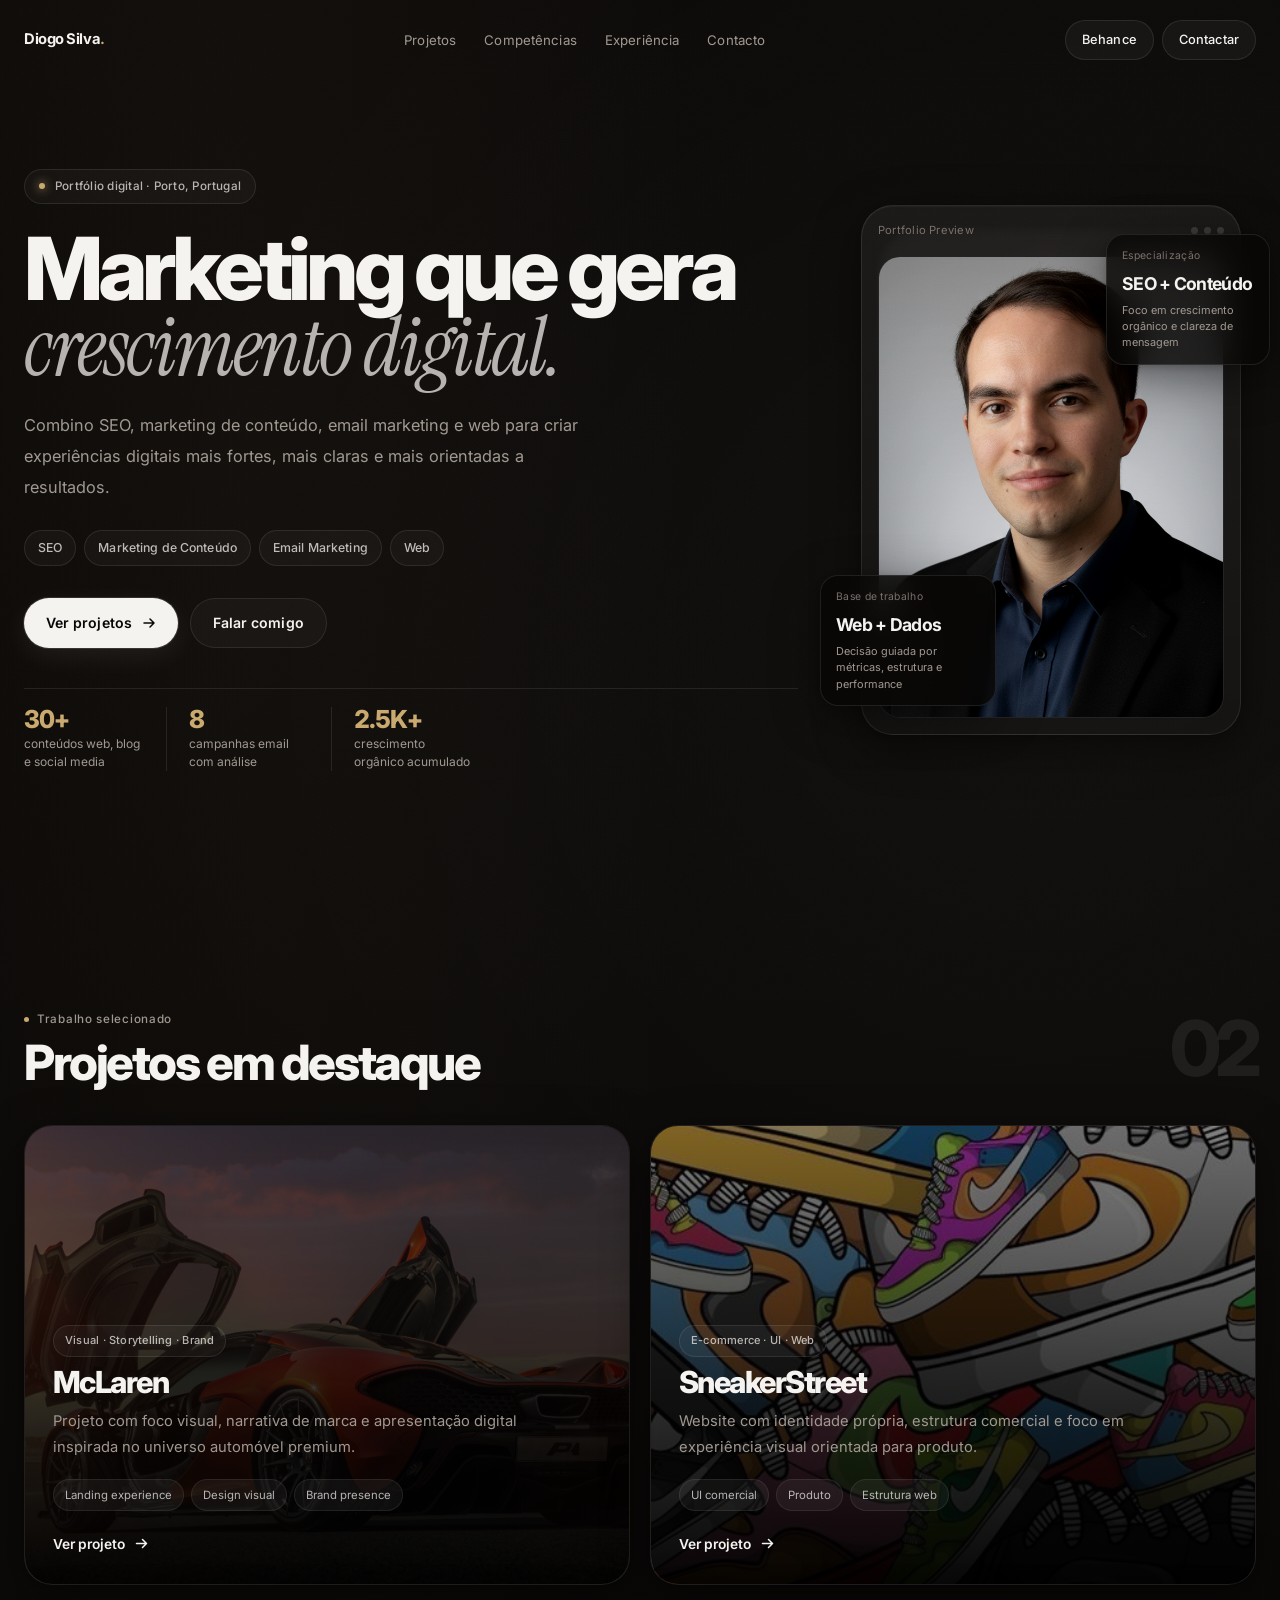
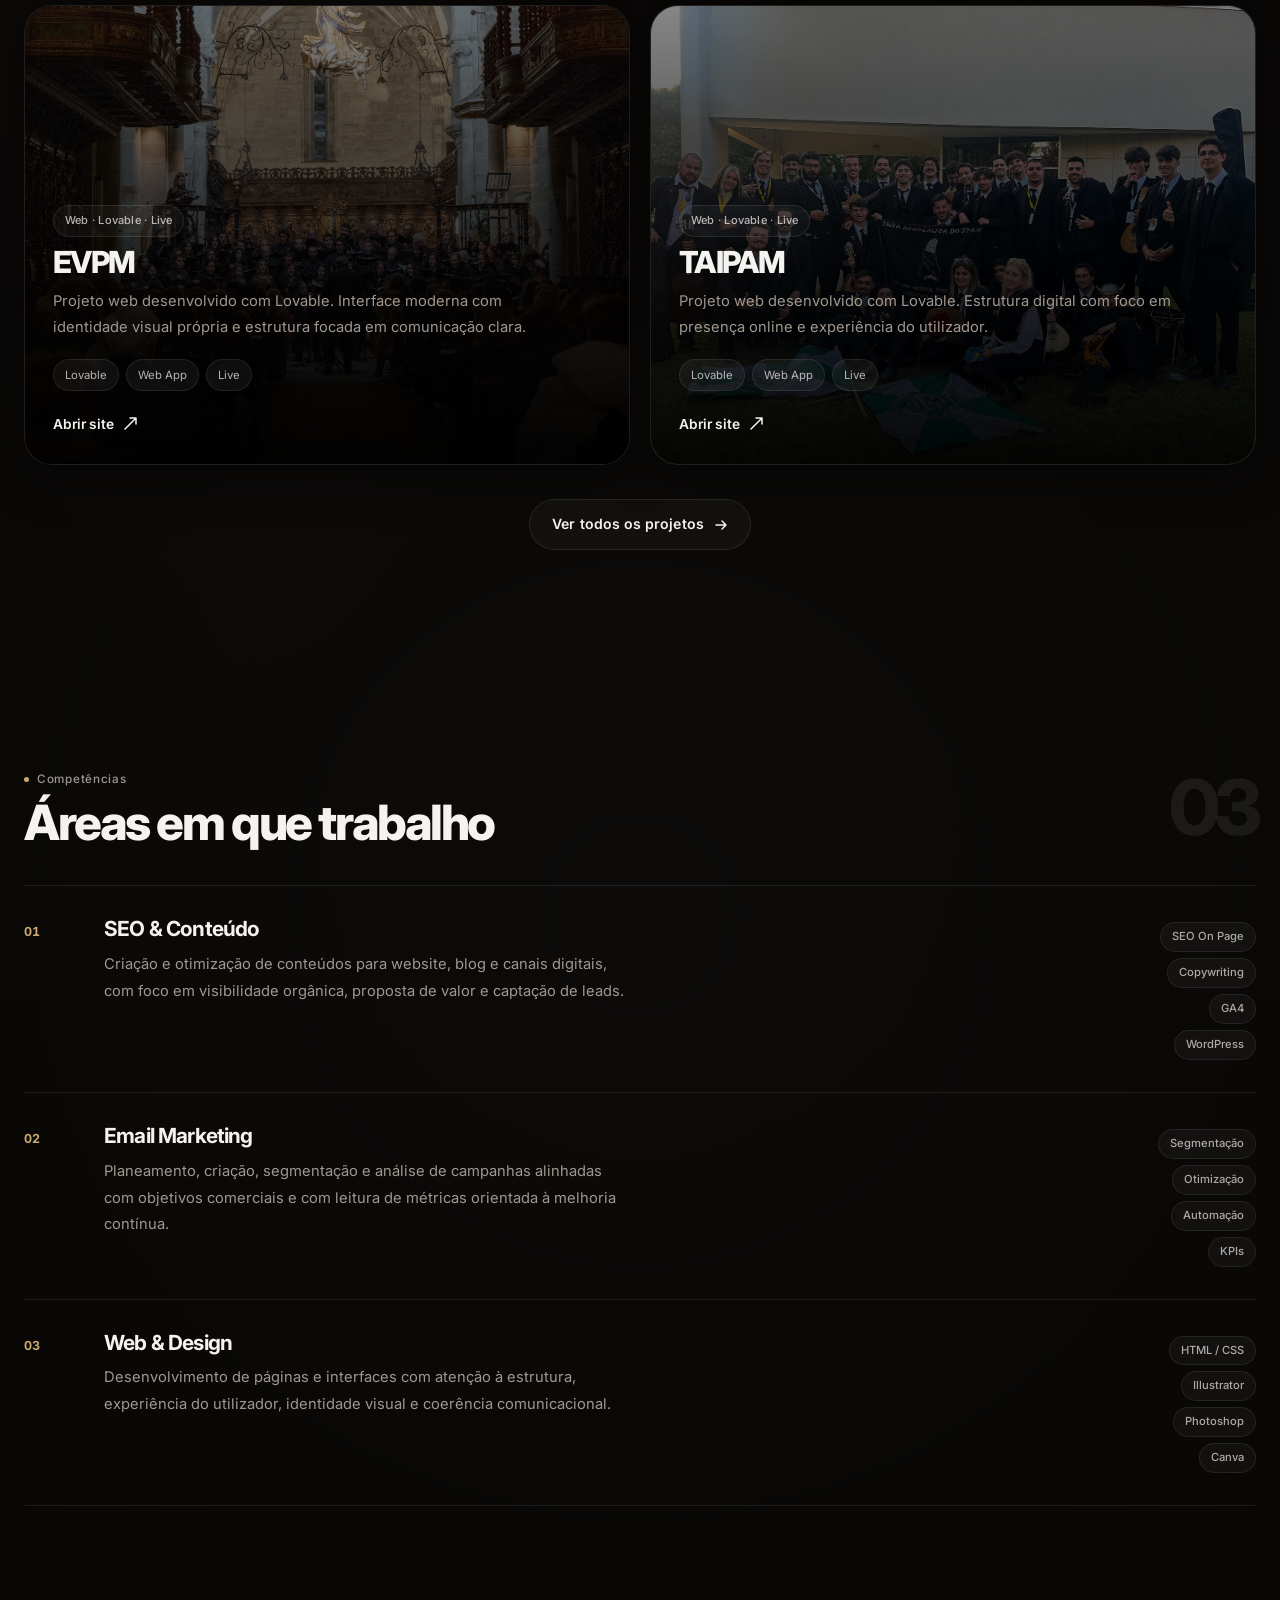
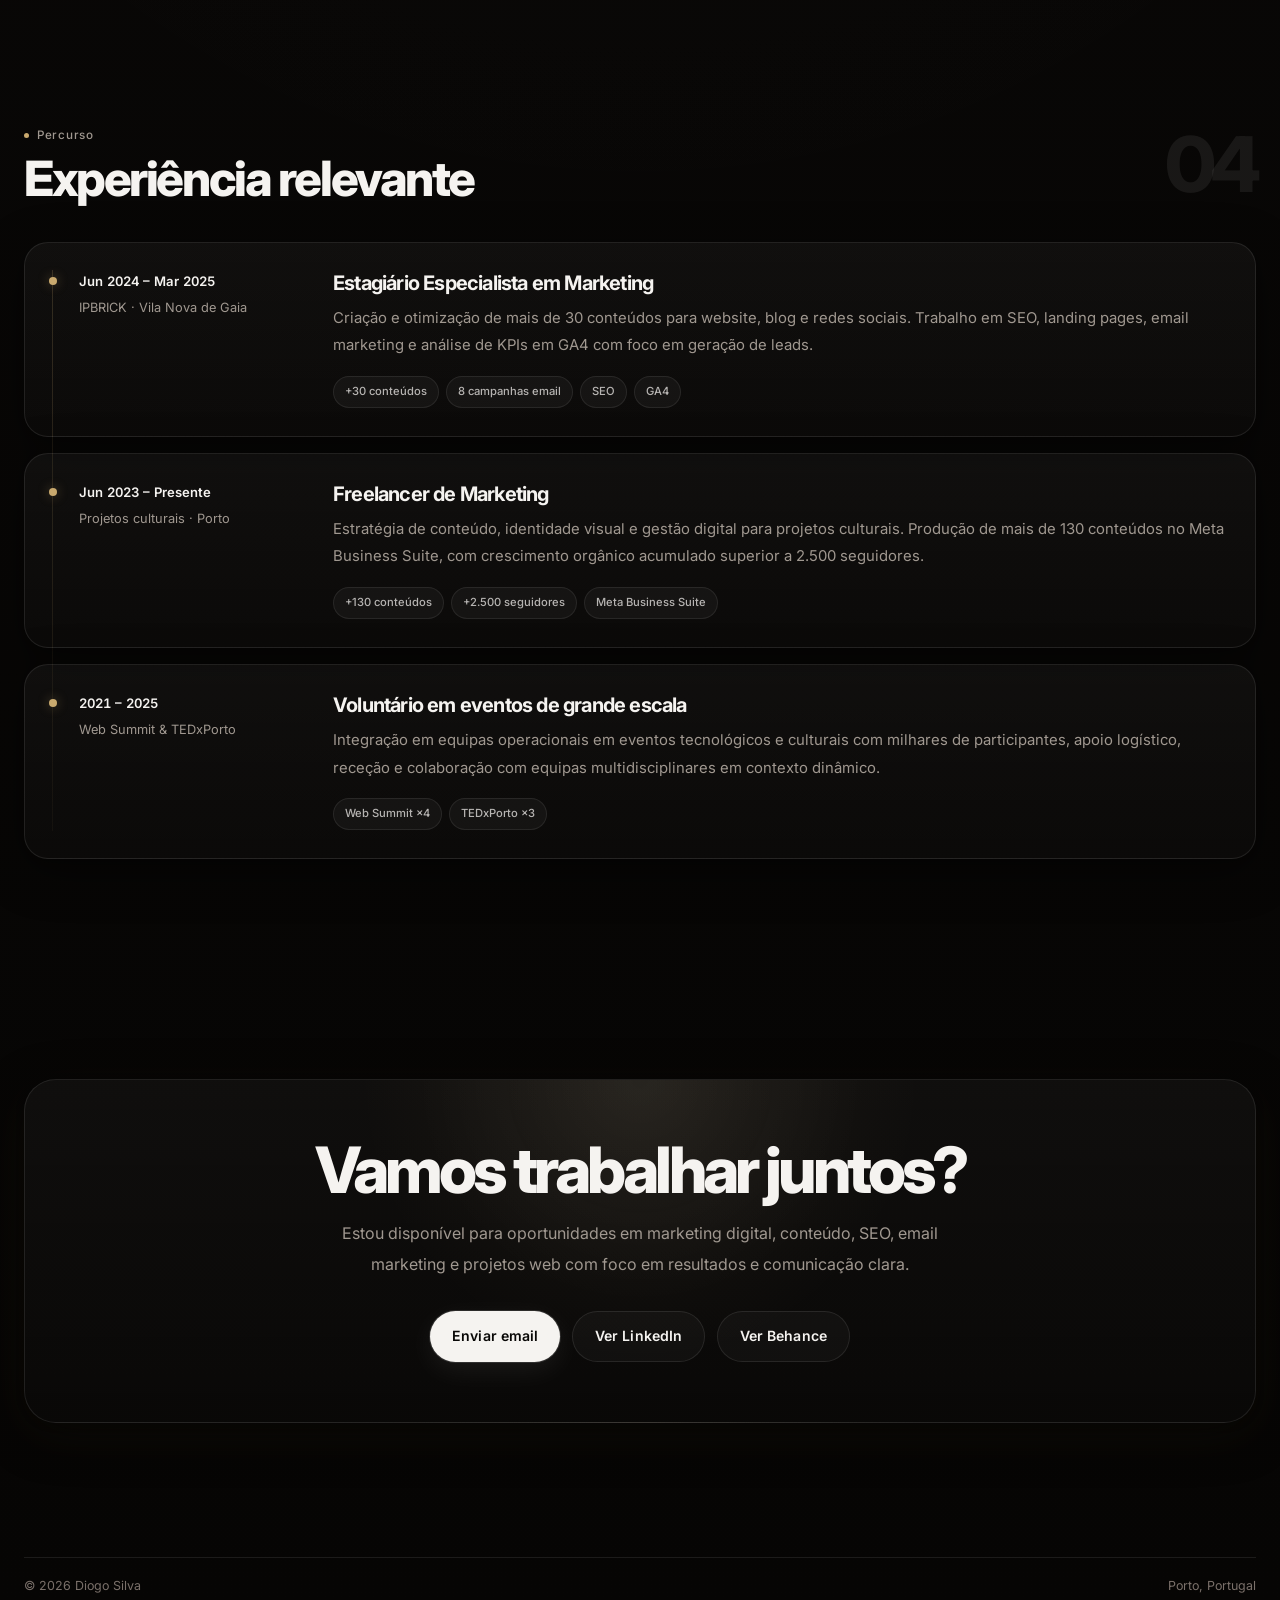
<file: Website/index.html>
<!DOCTYPE html>
<html lang="pt-PT">
<head>
  <meta charset="UTF-8" />
  <meta name="viewport" content="width=device-width, initial-scale=1.0" />

  <title>Diogo Silva | Marketing Digital & Web — Porto</title>
  <meta name="description" content="Portfólio de Diogo Silva: SEO, marketing de conteúdo, email marketing e web design. Baseado no Porto, Portugal." />
  <meta name="robots" content="index, follow" />
  <link rel="canonical" href="https://diogoafonsosilva.github.io/web-designs/Website/" />

  <!-- Open Graph -->
  <meta property="og:title" content="Diogo Silva | Marketing Digital & Web" />
  <meta property="og:description" content="SEO, Marketing de Conteúdo, Email Marketing e projetos digitais. Porto, Portugal." />
  <meta property="og:type" content="website" />
  <meta property="og:url" content="https://diogoafonsosilva.github.io/web-designs/Website/" />
  <meta property="og:image" content="assets/img/linkedin-foto-nova.png" />
  <meta property="og:locale" content="pt_PT" />

  <!-- Twitter Card -->
  <meta name="twitter:card" content="summary_large_image" />
  <meta name="twitter:title" content="Diogo Silva | Marketing Digital & Web" />
  <meta name="twitter:description" content="SEO, Marketing de Conteúdo, Email Marketing e projetos digitais." />
  <meta name="twitter:image" content="assets/img/linkedin-foto-nova.png" />

  <!-- Performance: preload hero photo -->
  <link rel="preload" as="image" href="assets/img/linkedin-foto-nova.png" />

  <!-- JSON-LD Schema -->
  <script type="application/ld+json">
  {
    "@context": "https://schema.org",
    "@type": "Person",
    "name": "Diogo Silva",
    "jobTitle": "Marketing Digital",
    "description": "SEO, Marketing de Conteúdo, Email Marketing e projetos web.",
    "url": "https://diogoafonsosilva.github.io/web-designs/Website/",
    "sameAs": [
      "https://linkedin.com/in/diogoafonsosilva",
      "https://www.behance.net/diogoafonsosilva"
    ],
    "address": {
      "@type": "PostalAddress",
      "addressLocality": "Porto",
      "addressCountry": "PT"
    }
  }
  </script>

  <link rel="preconnect" href="https://fonts.googleapis.com" />
  <link rel="preconnect" href="https://fonts.gstatic.com" crossorigin />
  <link href="https://fonts.googleapis.com/css2?family=Instrument+Serif:ital@0;1&family=Inter:wght@300;400;500;600;700;800&display=swap" rel="stylesheet" />
  <link rel="stylesheet" href="assets/css/style.css" />

</head>
<body>

  <nav id="nav">
    <div class="nav-wrap">
      <a class="nav-logo" href="#hero">Diogo Silva<em>.</em></a>
      <ul class="nav-links">
        <li><a href="#projetos">Projetos</a></li>
        <li><a href="#competencias">Competências</a></li>
        <li><a href="#experiencia">Experiência</a></li>
        <li><a href="#contacto">Contacto</a></li>
      </ul>
      <div class="nav-actions">
        <a class="nav-cta nav-cta-behance" href="https://www.behance.net/diogoafonsosilva" target="_blank" rel="noopener">Behance</a>
        <a class="nav-cta" href="mailto:diogoafonsosilva@gmail.com">Contactar</a>
      </div>
      <button class="nav-toggle" id="navToggle" aria-label="Abrir menu" aria-expanded="false">
        <span></span><span></span><span></span>
      </button>
    </div>
  </nav>

  <section class="hero" id="hero">
    <div class="container">
      <div class="hero-grid">
        <div class="hero-copy reveal">
          <div class="eyebrow">Portfólio digital · Porto, Portugal</div>
          <h1>
            Marketing que gera
            <em>crescimento digital.</em>
          </h1>
          <p class="lead">
            Combino SEO, marketing de conteúdo, email marketing e web para criar experiências digitais mais fortes, mais claras e mais orientadas a resultados.
          </p>
          <div class="hero-tags">
            <span>SEO</span>
            <span>Marketing de Conteúdo</span>
            <span>Email Marketing</span>
            <span>Web</span>
          </div>
          <div class="hero-actions">
            <a class="btn-primary" href="#projetos">
              Ver projetos
              <svg width="14" height="14" viewBox="0 0 14 14" fill="none">
                <path d="M2 7h10M8 3l4 4-4 4" stroke="currentColor" stroke-width="1.5" stroke-linecap="round" stroke-linejoin="round"/>
              </svg>
            </a>
            <a class="btn-secondary" href="mailto:diogoafonsosilva@gmail.com">Falar comigo</a>
          </div>
          <div class="proof-strip">
            <div class="proof-item">
              <strong>30+</strong>
              <span>conteúdos web, blog e social media</span>
            </div>
            <div class="proof-item">
              <strong>8</strong>
              <span>campanhas email com análise</span>
            </div>
            <div class="proof-item">
              <strong>2.5K+</strong>
              <span>crescimento orgânico acumulado</span>
            </div>
          </div>
        </div>

        <div class="hero-visual reveal">
          <div class="mini-card top-right">
            <div class="mini-label">Especialização</div>
            <div class="mini-value">SEO + Conteúdo</div>
            <div class="mini-sub">Foco em crescimento orgânico e clareza de mensagem</div>
          </div>
          <div class="mini-card bottom-left">
            <div class="mini-label">Base de trabalho</div>
            <div class="mini-value">Web + Dados</div>
            <div class="mini-sub">Decisão guiada por métricas, estrutura e performance</div>
          </div>
          <div class="photo-card">
            <div class="photo-card-top">
              <span>Portfolio Preview</span>
              <div class="dots"><span></span><span></span><span></span></div>
            </div>
            <div class="photo-frame">
              <img src="assets/img/linkedin-foto-nova.png" alt="Diogo Silva" class="hero-photo" />
            </div>
          </div>
        </div>
      </div>
    </div>
  </section>

  <section id="projetos">
    <div class="container">
      <div class="section-head reveal">
        <div>
          <p class="section-kicker">Trabalho selecionado</p>
          <h2 class="section-title">Projetos em destaque</h2>
        </div>
        <div class="section-no">02</div>
      </div>

      <div class="projects-grid reveal">

        <!-- McLaren -->
        <article class="project-card">
          <img src="assets/img/McLarenProject.jpeg" loading="lazy" alt="Projeto McLaren" class="project-img" />
          <div class="project-overlay"></div>
          <div class="project-content">
            <span class="project-type">Visual · Storytelling · Brand</span>
            <h3 class="project-name">McLaren</h3>
            <p class="project-desc">
              Projeto com foco visual, narrativa de marca e apresentação digital inspirada no universo automóvel premium.
            </p>
            <div class="project-meta">
              <span>Landing experience</span>
              <span>Design visual</span>
              <span>Brand presence</span>
            </div>
            <a class="project-link" href="../McLarenSite/index.html">
              Ver projeto
              <svg width="15" height="15" viewBox="0 0 15 15" fill="none">
                <path d="M2.5 7.5h10M8.5 3.5l4 4-4 4" stroke="currentColor" stroke-width="1.5" stroke-linecap="round" stroke-linejoin="round"/>
              </svg>
            </a>
          </div>
        </article>

        <!-- SneakerStreet -->
        <article class="project-card">
          <img src="assets/img/SneakerStoreProject.jpeg" loading="lazy" alt="Projeto SneakerStreet" class="project-img" />
          <div class="project-overlay"></div>
          <div class="project-content">
            <span class="project-type">E-commerce · UI · Web</span>
            <h3 class="project-name">SneakerStreet</h3>
            <p class="project-desc">
              Website com identidade própria, estrutura comercial e foco em experiência visual orientada para produto.
            </p>
            <div class="project-meta">
              <span>UI comercial</span>
              <span>Produto</span>
              <span>Estrutura web</span>
            </div>
            <a class="project-link" href="../SneakerStore/index.html">
              Ver projeto
              <svg width="15" height="15" viewBox="0 0 15 15" fill="none">
                <path d="M2.5 7.5h10M8.5 3.5l4 4-4 4" stroke="currentColor" stroke-width="1.5" stroke-linecap="round" stroke-linejoin="round"/>
              </svg>
            </a>
          </div>
        </article>

        <!-- EVPM -->
        <article class="project-card">
          <div class="project-logo-thumb">
            <img src="assets/img/EVPM em Palco.jpg" loading="lazy" alt="EVPM" />
          </div>
          <div class="project-overlay"></div>
          <div class="project-content">
            <span class="project-type">Web · Lovable · Live</span>
            <h3 class="project-name">EVPM</h3>
            <p class="project-desc">
              Projeto web desenvolvido com Lovable. Interface moderna com identidade visual própria e estrutura focada em comunicação clara.
            </p>
            <div class="project-meta">
              <span>Lovable</span>
              <span>Web App</span>
              <span>Live</span>
            </div>
            <a class="project-link" href="https://evpm.lovable.app" target="_blank" rel="noopener">
              Abrir site
              <svg width="15" height="15" viewBox="0 0 15 15" fill="none">
                <path d="M2 13L13 2M13 2H7M13 2V8" stroke="currentColor" stroke-width="1.5" stroke-linecap="round" stroke-linejoin="round"/>
              </svg>
            </a>
          </div>
        </article>

        <!-- TAIPAM -->
        <article class="project-card">
          <div class="project-logo-thumb">
            <img src="assets/img/TAIPAM em Palco.jpg" loading="lazy" alt="TAIPAM" />
          </div>
          <div class="project-overlay"></div>
          <div class="project-content">
            <span class="project-type">Web · Lovable · Live</span>
            <h3 class="project-name">TAIPAM</h3>
            <p class="project-desc">
              Projeto web desenvolvido com Lovable. Estrutura digital com foco em presença online e experiência do utilizador.
            </p>
            <div class="project-meta">
              <span>Lovable</span>
              <span>Web App</span>
              <span>Live</span>
            </div>
            <a class="project-link" href="https://taipam.lovable.app" target="_blank" rel="noopener">
              Abrir site
              <svg width="15" height="15" viewBox="0 0 15 15" fill="none">
                <path d="M2 13L13 2M13 2H7M13 2V8" stroke="currentColor" stroke-width="1.5" stroke-linecap="round" stroke-linejoin="round"/>
              </svg>
            </a>
          </div>
        </article>

      </div>

      <!-- Link para todos os projetos -->
      <div class="projects-cta reveal">
        <a class="btn-secondary" href="projects.html">
          Ver todos os projetos
          <svg width="14" height="14" viewBox="0 0 14 14" fill="none">
            <path d="M2 7h10M8 3l4 4-4 4" stroke="currentColor" stroke-width="1.5" stroke-linecap="round" stroke-linejoin="round"/>
          </svg>
        </a>
      </div>

    </div>
  </section>

  <section id="competencias">
    <div class="container">
      <div class="section-head reveal">
        <div>
          <p class="section-kicker">Competências</p>
          <h2 class="section-title">Áreas em que trabalho</h2>
        </div>
        <div class="section-no">03</div>
      </div>
      <div class="skills-list reveal">
        <article class="skill-row">
          <span class="skill-idx">01</span>
          <div class="skill-main">
            <h3>SEO & Conteúdo</h3>
            <p>Criação e otimização de conteúdos para website, blog e canais digitais, com foco em visibilidade orgânica, proposta de valor e captação de leads.</p>
          </div>
          <div class="skill-tags">
            <span>SEO On Page</span><span>Copywriting</span><span>GA4</span><span>WordPress</span>
          </div>
        </article>
        <article class="skill-row">
          <span class="skill-idx">02</span>
          <div class="skill-main">
            <h3>Email Marketing</h3>
            <p>Planeamento, criação, segmentação e análise de campanhas alinhadas com objetivos comerciais e com leitura de métricas orientada à melhoria contínua.</p>
          </div>
          <div class="skill-tags">
            <span>Segmentação</span><span>Otimização</span><span>Automação</span><span>KPIs</span>
          </div>
        </article>
        <article class="skill-row">
          <span class="skill-idx">03</span>
          <div class="skill-main">
            <h3>Web & Design</h3>
            <p>Desenvolvimento de páginas e interfaces com atenção à estrutura, experiência do utilizador, identidade visual e coerência comunicacional.</p>
          </div>
          <div class="skill-tags">
            <span>HTML / CSS</span><span>Illustrator</span><span>Photoshop</span><span>Canva</span>
          </div>
        </article>
      </div>
    </div>
  </section>

  <section id="experiencia">
    <div class="container">
      <div class="section-head reveal">
        <div>
          <p class="section-kicker">Percurso</p>
          <h2 class="section-title">Experiência relevante</h2>
        </div>
        <div class="section-no">04</div>
      </div>
      <div class="timeline reveal">
        <article class="timeline-item">
          <div>
            <div class="timeline-period">Jun 2024 – Mar 2025</div>
            <div class="timeline-org">IPBRICK · Vila Nova de Gaia</div>
          </div>
          <div class="timeline-content">
            <h3>Estagiário Especialista em Marketing</h3>
            <p>Criação e otimização de mais de 30 conteúdos para website, blog e redes sociais. Trabalho em SEO, landing pages, email marketing e análise de KPIs em GA4 com foco em geração de leads.</p>
            <div class="timeline-pills">
              <span>+30 conteúdos</span><span>8 campanhas email</span><span>SEO</span><span>GA4</span>
            </div>
          </div>
        </article>
        <article class="timeline-item">
          <div>
            <div class="timeline-period">Jun 2023 – Presente</div>
            <div class="timeline-org">Projetos culturais · Porto</div>
          </div>
          <div class="timeline-content">
            <h3>Freelancer de Marketing</h3>
            <p>Estratégia de conteúdo, identidade visual e gestão digital para projetos culturais. Produção de mais de 130 conteúdos no Meta Business Suite, com crescimento orgânico acumulado superior a 2.500 seguidores.</p>
            <div class="timeline-pills">
              <span>+130 conteúdos</span><span>+2.500 seguidores</span><span>Meta Business Suite</span>
            </div>
          </div>
        </article>
        <article class="timeline-item">
          <div>
            <div class="timeline-period">2021 – 2025</div>
            <div class="timeline-org">Web Summit & TEDxPorto</div>
          </div>
          <div class="timeline-content">
            <h3>Voluntário em eventos de grande escala</h3>
            <p>Integração em equipas operacionais em eventos tecnológicos e culturais com milhares de participantes, apoio logístico, receção e colaboração com equipas multidisciplinares em contexto dinâmico.</p>
            <div class="timeline-pills">
              <span>Web Summit ×4</span><span>TEDxPorto ×3</span>
            </div>
          </div>
        </article>
      </div>
    </div>
  </section>

  <section id="contacto">
    <div class="container">
      <div class="contact-box reveal">
        <h2>Vamos trabalhar juntos?</h2>
        <p>Estou disponível para oportunidades em marketing digital, conteúdo, SEO, email marketing e projetos web com foco em resultados e comunicação clara.</p>
        <div class="contact-actions">
          <a class="btn-primary" href="mailto:diogoafonsosilva@gmail.com">Enviar email</a>
          <a class="btn-secondary" href="https://linkedin.com/in/diogoafonsosilva" target="_blank" rel="noopener">Ver LinkedIn</a>
          <a class="btn-secondary" href="https://www.behance.net/diogoafonsosilva" target="_blank" rel="noopener">Ver Behance</a>
        </div>
      </div>
    </div>
  </section>

  <footer>
    <div class="footer-wrap">
      <span>© 2026 Diogo Silva</span>
      <span>Porto, Portugal</span>
    </div>
  </footer>

  <script src="assets/js/main.js" defer></script>
</body>
</html>
</file>
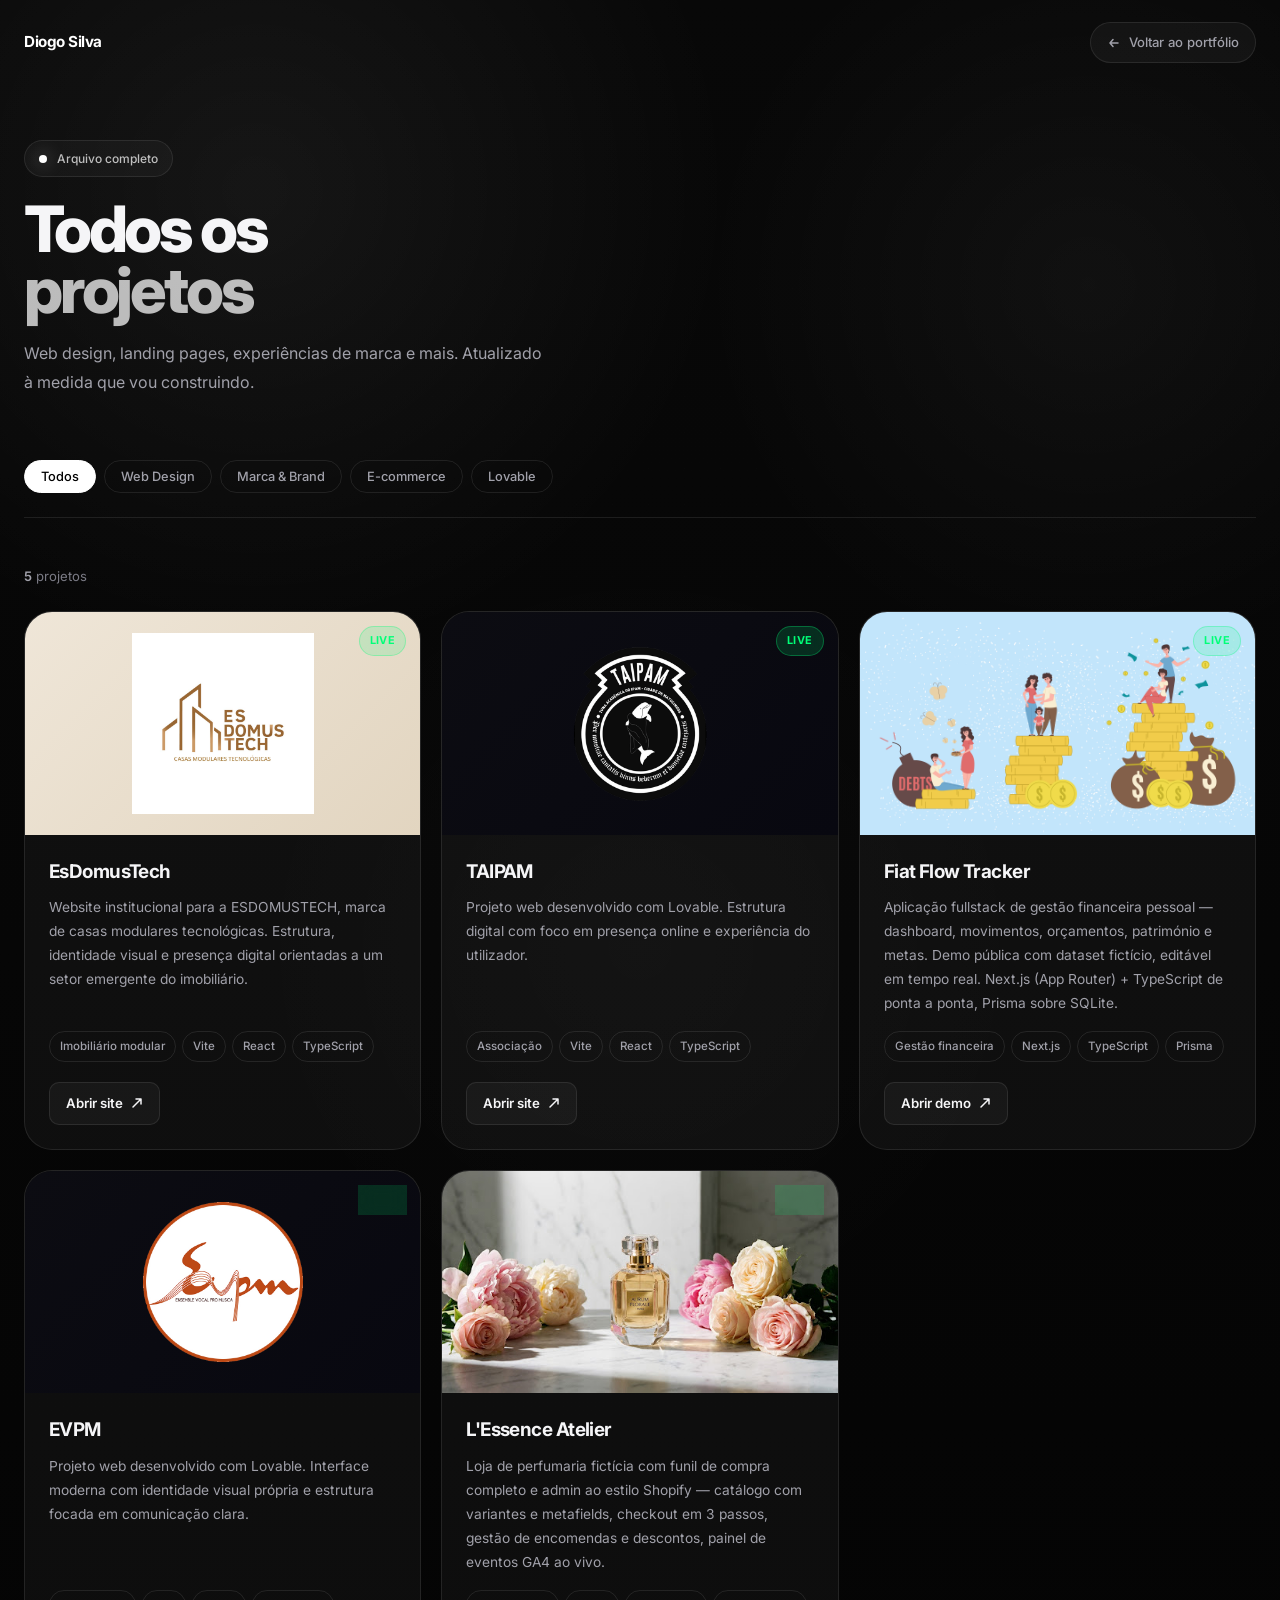
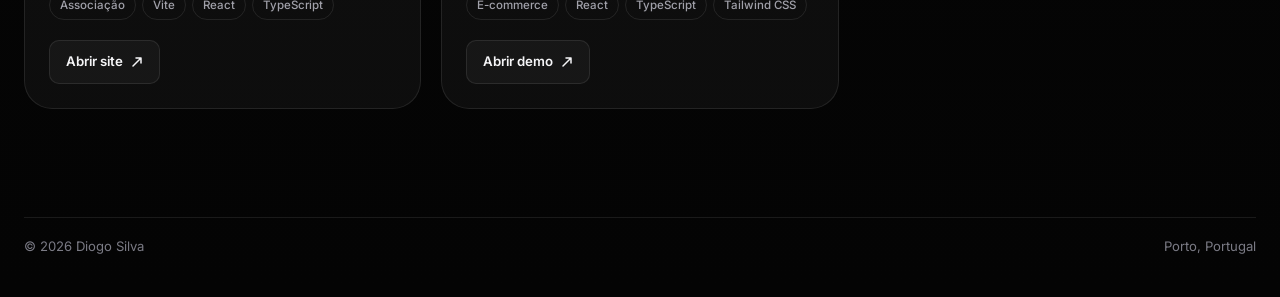
<file: projects.html>
<!DOCTYPE html>
<html lang="pt">
<head>
  <meta charset="UTF-8" />
  <meta name="viewport" content="width=device-width, initial-scale=1.0" />
  <title>Projetos — Diogo Silva</title>
  <meta name="description" content="Todos os projetos de Diogo Silva — web design, marketing, experiências digitais e mais." />

  <link rel="icon" type="image/png" href="assets/img/favicon.png" />
  <link rel="apple-touch-icon" href="assets/img/apple-touch-icon.png" />

  <link rel="preconnect" href="https://fonts.googleapis.com" />
  <link rel="preconnect" href="https://fonts.gstatic.com" crossorigin />
  <link href="https://fonts.googleapis.com/css2?family=Inter:wght@300;400;500;600;700;800&display=swap" rel="stylesheet" />

  <link rel="stylesheet" href="assets/css/style.css" />
  <link rel="stylesheet" href="assets/css/projects.css" />

</head>
<body>

  <nav id="nav">
    <div class="nav-wrap">
      <a href="index.html" class="nav-logo">Diogo Silva</a>
      <a href="index.html" class="nav-back">
        <svg width="14" height="14" viewBox="0 0 14 14" fill="none">
          <path d="M11 7H3M6 3.5L3 7l3 3.5" stroke="currentColor" stroke-width="1.5" stroke-linecap="round" stroke-linejoin="round"/>
        </svg>
        Voltar ao portfólio
      </a>
    </div>
  </nav>

  <main>
    <div class="container">

      <header class="page-header reveal">
        <div class="page-kicker">Arquivo completo</div>
        <h1>Todos os<br><span>projetos</span></h1>
        <p>Web design, landing pages, experiências de marca e mais. Atualizado à medida que vou construindo.</p>
      </header>

      <div class="filter-bar reveal" id="filterBar">
        <button class="filter-btn active" data-filter="all">Todos</button>
        <button class="filter-btn" data-filter="web">Web Design</button>
        <button class="filter-btn" data-filter="brand">Marca & Brand</button>
        <button class="filter-btn" data-filter="ecommerce">E-commerce</button>
        <button class="filter-btn" data-filter="lovable">Lovable</button>
      </div>

      <div class="count-bar reveal">
        <p class="count-text"><strong id="visibleCount">5</strong> projetos</p>
      </div>

      <div class="projects-grid" id="projectsGrid">

        <!-- EsDomusTech (Lovable, mais recente) -->
        <article class="project-card reveal" data-category="web brand lovable">
          <div class="project-badge badge-live">Live</div>
          <div class="project-logo-thumb framed">
            <img src="assets/img/domustech-logo.jpg" alt="Logo ESDOMUSTECH" />
          </div>
          <div class="project-body">
            <h3 class="project-name">EsDomusTech</h3>
            <p class="project-desc">Website institucional para a ESDOMUSTECH, marca de casas modulares tecnológicas. Estrutura, identidade visual e presença digital orientadas a um setor emergente do imobiliário.</p>
            <div class="project-tags">
              <span>Imobiliário modular</span><span>Vite</span><span>React</span><span>TypeScript</span>
            </div>
            <a class="project-link" href="https://esdomustech.vercel.app/" target="_blank" rel="noopener">
              Abrir site
              <svg width="12" height="12" viewBox="0 0 12 12" fill="none">
                <path d="M2 10L10 2M10 2H5M10 2V7" stroke="currentColor" stroke-width="1.5" stroke-linecap="round" stroke-linejoin="round"/>
              </svg>
            </a>
          </div>
        </article>

        <!-- TAIPAM -->
        <article class="project-card reveal" data-category="web lovable">
          <div class="project-badge badge-live">Live</div>
          <div class="project-logo-thumb">
            <img src="assets/img/Logo TAIPAM.png" alt="Logo TAIPAM" />
          </div>
          <div class="project-body">
            <h3 class="project-name">TAIPAM</h3>
            <p class="project-desc">Projeto web desenvolvido com Lovable. Estrutura digital com foco em presença online e experiência do utilizador.</p>
            <div class="project-tags">
              <span>Associação</span><span>Vite</span><span>React</span><span>TypeScript</span>
            </div>
            <a class="project-link" href="https://taipam.lovable.app" target="_blank" rel="noopener">
              Abrir site
              <svg width="12" height="12" viewBox="0 0 12 12" fill="none">
                <path d="M2 10L10 2M10 2H5M10 2V7" stroke="currentColor" stroke-width="1.5" stroke-linecap="round" stroke-linejoin="round"/>
              </svg>
            </a>
          </div>
        </article>

        <!-- Fiat Flow Tracker -->
        <article class="project-card reveal" data-category="web">
          <div class="project-badge badge-live">Live</div>
          <img src="assets/img/fiat-flow-tracker-cover.jpg" alt="Fiat Flow Tracker" class="project-thumb" />
          <div class="project-body">
            <h3 class="project-name">Fiat Flow Tracker</h3>
            <p class="project-desc">Aplicação fullstack de gestão financeira pessoal — dashboard, movimentos, orçamentos, património e metas. Demo pública com dataset fictício, editável em tempo real. Next.js (App Router) + TypeScript de ponta a ponta, Prisma sobre SQLite.</p>
            <div class="project-tags">
              <span>Gestão financeira</span><span>Next.js</span><span>TypeScript</span><span>Prisma</span>
            </div>
            <a class="project-link" href="https://fiat-flow-demo.vercel.app" target="_blank" rel="noopener">
              Abrir demo
              <svg width="12" height="12" viewBox="0 0 12 12" fill="none">
                <path d="M2 10L10 2M10 2H5M10 2V7" stroke="currentColor" stroke-width="1.5" stroke-linecap="round" stroke-linejoin="round"/>
              </svg>
            </a>
          </div>
        </article>

        <!-- EVPM -->
        <article class="project-card reveal" data-category="web lovable">
          <div class="project-badge badge-live">Live</div>
          <div class="project-logo-thumb">
            <img src="assets/img/Logo EVPM.png" alt="Logo EVPM" />
          </div>
          <div class="project-body">
            <h3 class="project-name">EVPM</h3>
            <p class="project-desc">Projeto web desenvolvido com Lovable. Interface moderna com identidade visual própria e estrutura focada em comunicação clara.</p>
            <div class="project-tags">
              <span>Associação</span><span>Vite</span><span>React</span><span>TypeScript</span>
            </div>
            <a class="project-link" href="https://evpm.vercel.app" target="_blank" rel="noopener">
              Abrir site
              <svg width="12" height="12" viewBox="0 0 12 12" fill="none">
                <path d="M2 10L10 2M10 2H5M10 2V7" stroke="currentColor" stroke-width="1.5" stroke-linecap="round" stroke-linejoin="round"/>
              </svg>
            </a>
          </div>
        </article>

        <!-- L'Essence Atelier -->
        <article class="project-card reveal" data-category="web ecommerce lovable">
          <div class="project-badge badge-live">Live</div>
          <img src="assets/img/lessence-atelier-cover.jpg" alt="L'Essence Atelier" class="project-thumb" />
          <div class="project-body">
            <h3 class="project-name">L'Essence Atelier</h3>
            <p class="project-desc">Loja de perfumaria fictícia com funil de compra completo e admin ao estilo Shopify — catálogo com variantes e metafields, checkout em 3 passos, gestão de encomendas e descontos, painel de eventos GA4 ao vivo.</p>
            <div class="project-tags">
              <span>E-commerce</span><span>React</span><span>TypeScript</span><span>Tailwind CSS</span>
            </div>
            <a class="project-link" href="https://lessence-atelier.vercel.app" target="_blank" rel="noopener">
              Abrir demo
              <svg width="12" height="12" viewBox="0 0 12 12" fill="none">
                <path d="M2 10L10 2M10 2H5M10 2V7" stroke="currentColor" stroke-width="1.5" stroke-linecap="round" stroke-linejoin="round"/>
              </svg>
            </a>
          </div>
        </article>

        <!-- ═══════════════════════════════════
             ADICIONAR NOVOS PROJETOS AQUI
             data-category: "web" | "brand" | "ecommerce" | "lovable"
             badge-live = online | badge-local = ficheiro local
             Para projetos com foto: usar <img class="project-thumb">
             Para projetos Lovable: usar <div class="project-logo-thumb"><img></div>
        ═══════════════════════════════════ -->

      </div>

      <div class="empty-state" id="emptyState">
        <svg width="40" height="40" viewBox="0 0 40 40" fill="none">
          <circle cx="20" cy="20" r="18" stroke="currentColor" stroke-width="1.5"/>
          <path d="M14 20h12" stroke="currentColor" stroke-width="1.5" stroke-linecap="round"/>
        </svg>
        <span>Sem projetos nesta categoria ainda.</span>
      </div>

    </div>
  </main>

  <footer>
    <div class="footer-wrap">
      <span>© 2026 Diogo Silva</span>
      <span>Porto, Portugal</span>
    </div>
  </footer>

  <script src="assets/js/projects.js"></script>
</body>
</html>
</file>
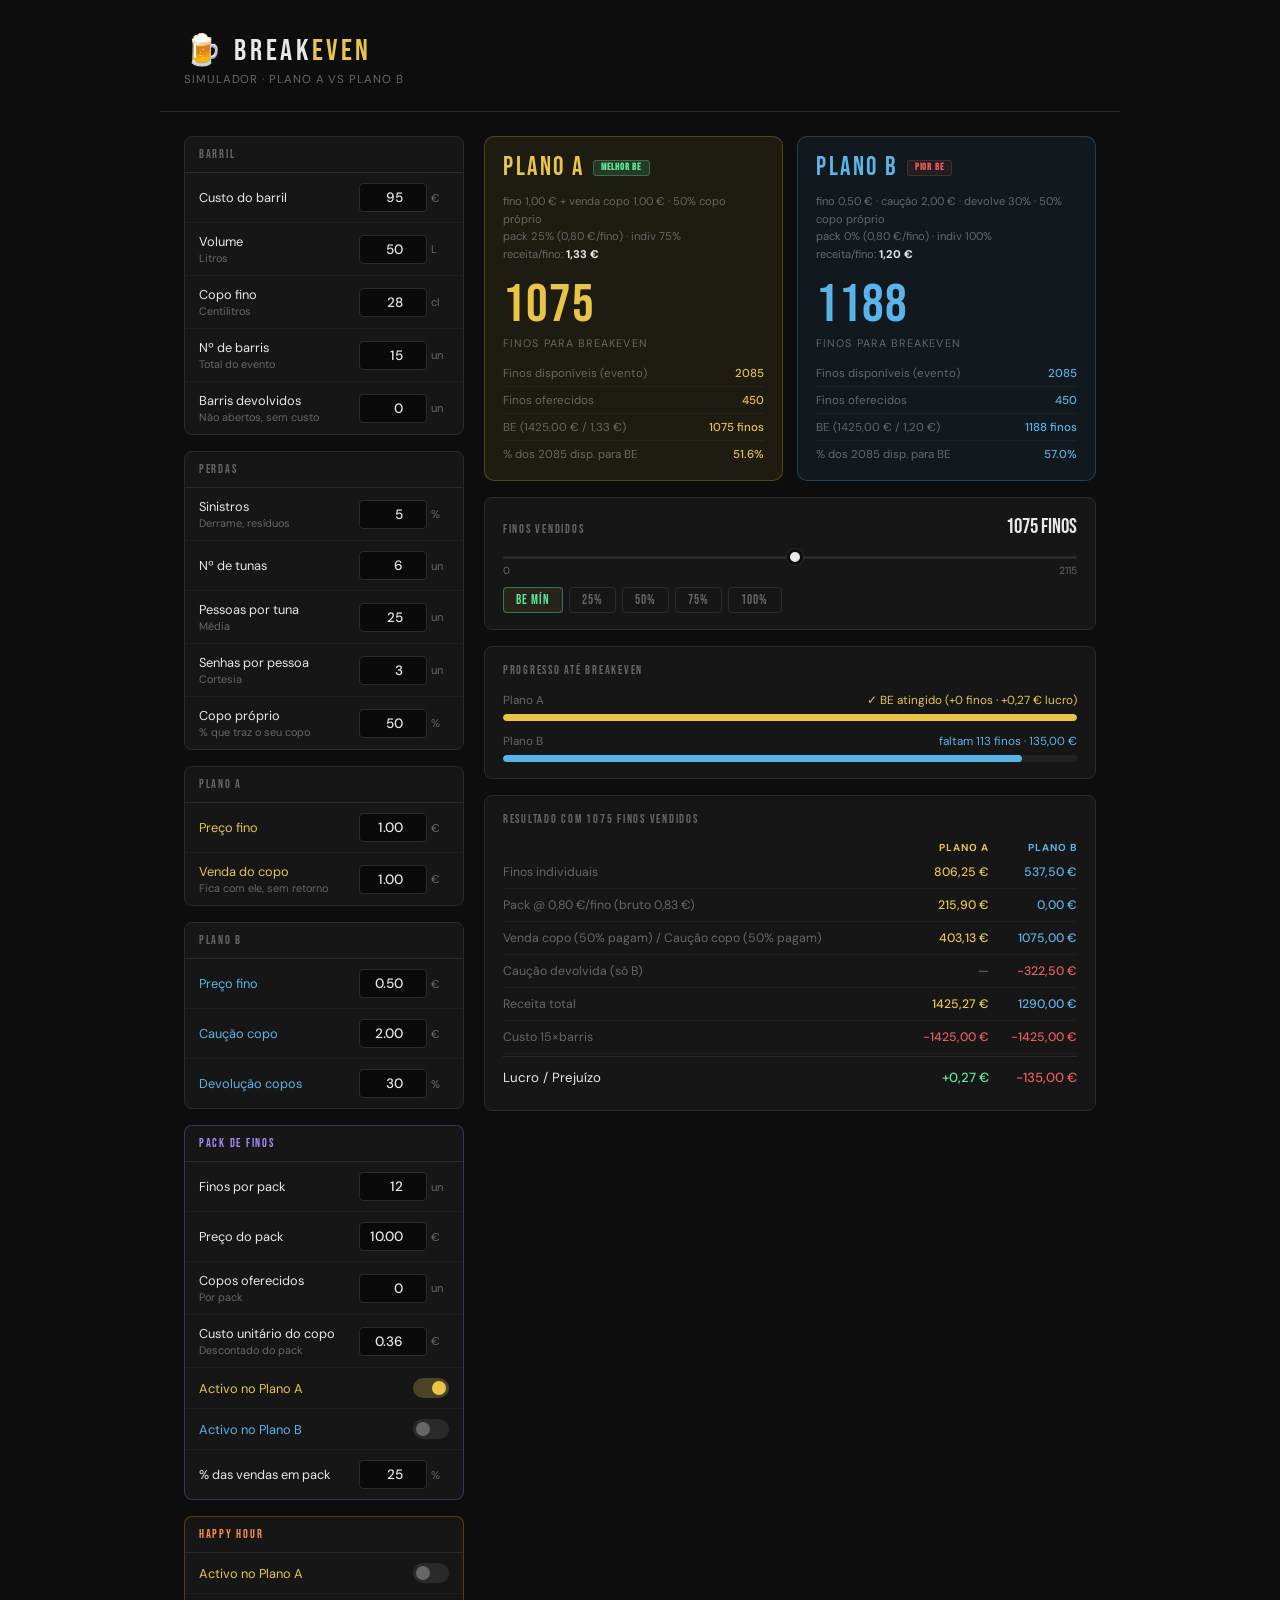
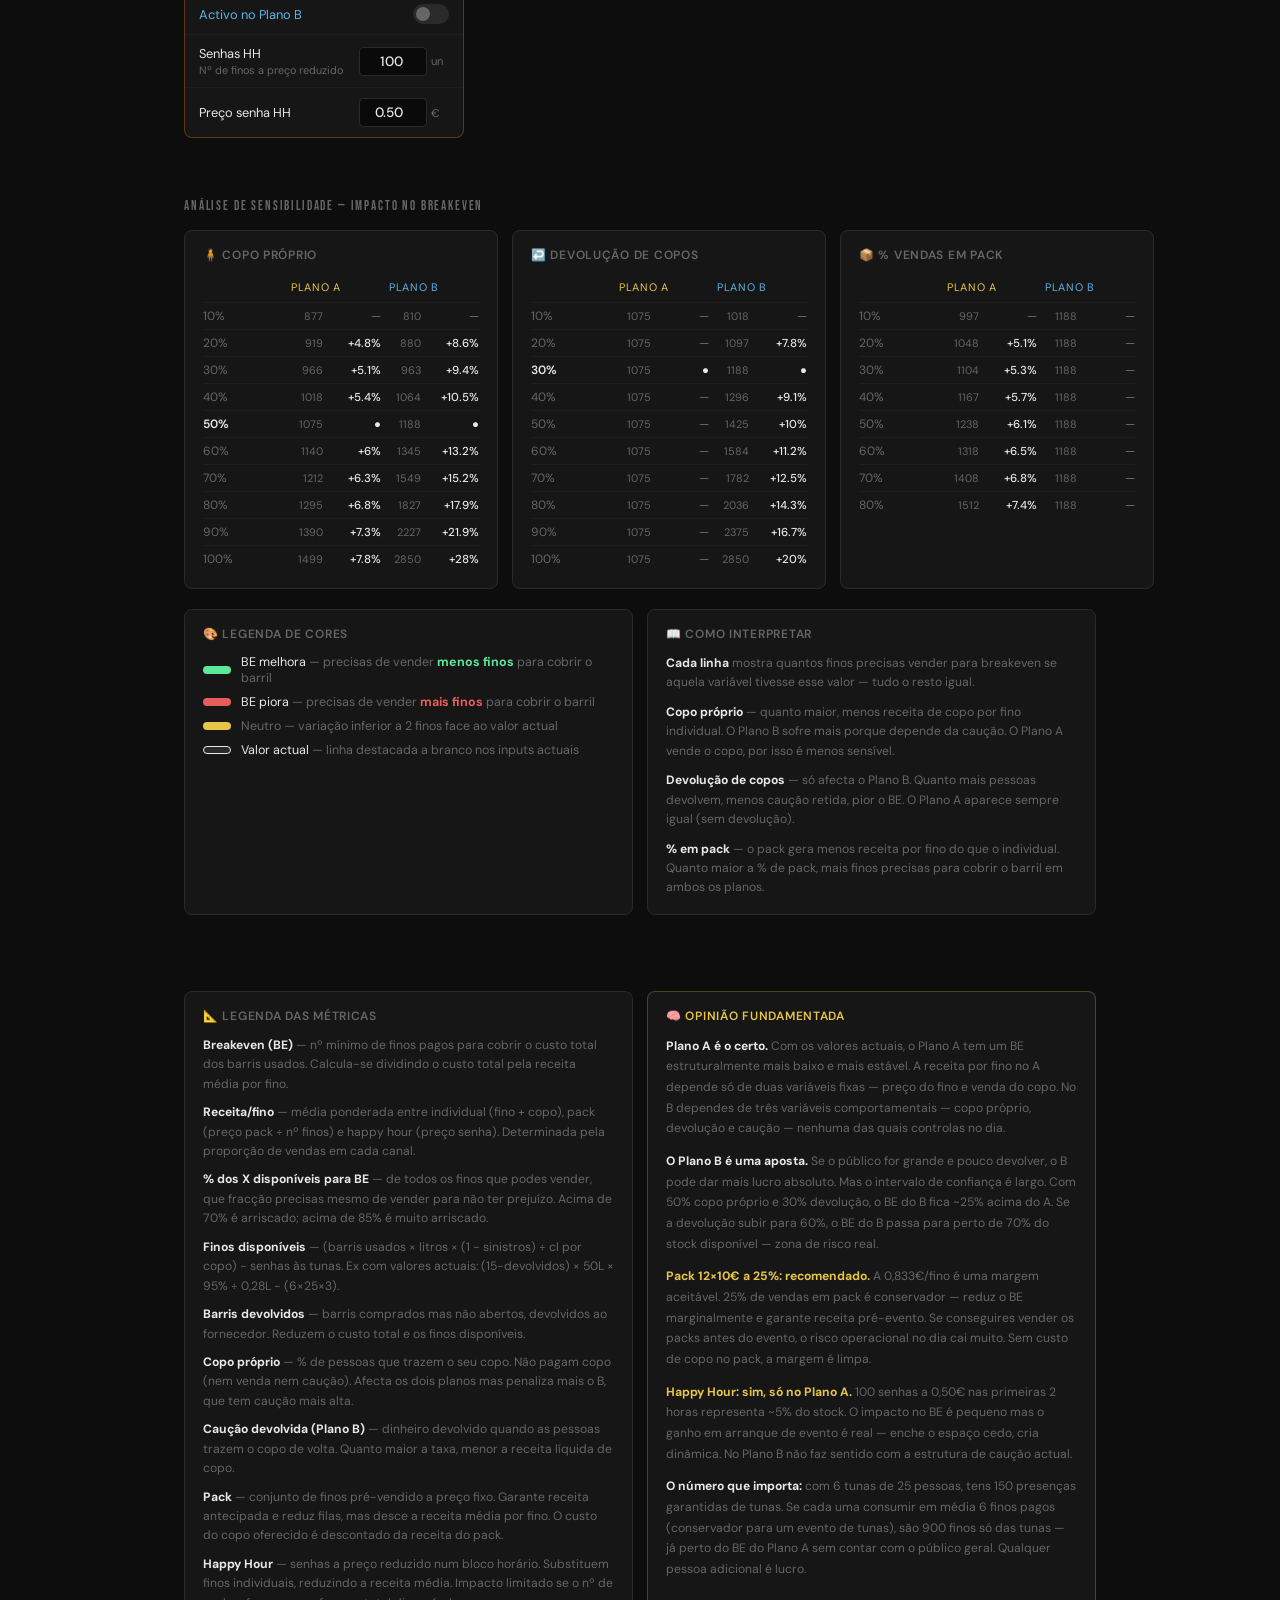
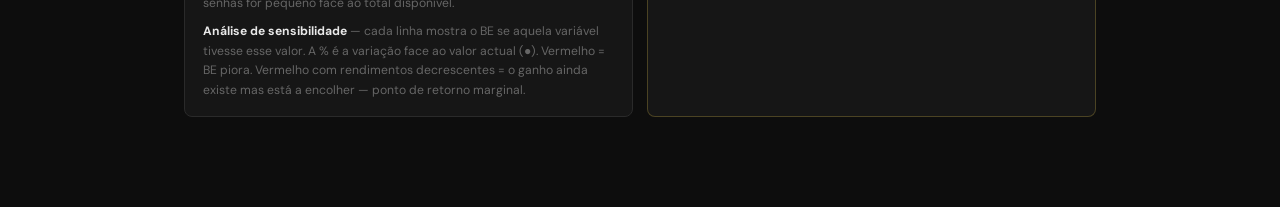
<file: VendasFestival/index (5).html>
<!DOCTYPE html>
<html lang="pt">
<head>
<meta charset="UTF-8">
<meta name="viewport" content="width=device-width, initial-scale=1.0">
<title>Breakeven — Cerveja</title>
<link href="https://fonts.googleapis.com/css2?family=Bebas+Neue&family=DM+Sans:ital,wght@0,300;0,400;0,500;1,300&display=swap" rel="stylesheet">
<link rel="stylesheet" href="style.css">
</head>
<body>

<header>
  <div class="logo">🍺 Break<em>even</em></div>
  <div class="sub">Simulador · Plano A vs Plano B</div>
</header>

<div class="wrap">

  <div class="inputs-panel">

    <div class="section">
      <div class="section-header">Barril</div>
      <div class="field">
        <div class="field-name">Custo do barril</div>
        <div class="input-wrap">
          <input type="number" id="barrelCost" value="95" min="1" step="1" oninput="calc(true)">
          <span class="unit">€</span>
        </div>
      </div>
      <div class="field">
        <div class="field-name">Volume <small>Litros</small></div>
        <div class="input-wrap">
          <input type="number" id="barrelL" value="50" min="1" step="1" oninput="calc(true)">
          <span class="unit">L</span>
        </div>
      </div>
      <div class="field">
        <div class="field-name">Copo fino <small>Centilitros</small></div>
        <div class="input-wrap">
          <input type="number" id="copoCL" value="28" min="1" step="1" oninput="calc(true)">
          <span class="unit">cl</span>
        </div>
      </div>
      <div class="field">
        <div class="field-name">Nº de barris <small>Total do evento</small></div>
        <div class="input-wrap">
          <input type="number" id="nBarrels" value="15" min="1" step="1" oninput="calc(true)">
          <span class="unit">un</span>
        </div>
      </div>
      <div class="field">
        <div class="field-name">Barris devolvidos <small>Não abertos, sem custo</small></div>
        <div class="input-wrap">
          <input type="number" id="nReturned" value="0" min="0" step="1" oninput="calc(true)">
          <span class="unit">un</span>
        </div>
      </div>
    </div>

    <div class="section">
      <div class="section-header">Perdas</div>
      <div class="field">
        <div class="field-name">Sinistros <small>Derrame, resíduos</small></div>
        <div class="input-wrap">
          <input type="number" id="sinRate" value="5" min="0" max="50" step="0.5" oninput="calc(true)">
          <span class="unit">%</span>
        </div>
      </div>
      <div class="field">
        <div class="field-name">Nº de tunas</div>
        <div class="input-wrap">
          <input type="number" id="nTunas" value="6" min="0" step="1" oninput="calc(true)">
          <span class="unit">un</span>
        </div>
      </div>
      <div class="field">
        <div class="field-name">Pessoas por tuna <small>Média</small></div>
        <div class="input-wrap">
          <input type="number" id="avgPessoas" value="25" min="0" step="1" oninput="calc(true)">
          <span class="unit">un</span>
        </div>
      </div>
      <div class="field">
        <div class="field-name">Senhas por pessoa <small>Cortesia</small></div>
        <div class="input-wrap">
          <input type="number" id="nSenhas" value="3" min="0" step="1" oninput="calc(true)">
          <span class="unit">un</span>
        </div>
      </div>
      <div class="field">
        <div class="field-name">Copo próprio <small>% que traz o seu copo</small></div>
        <div class="input-wrap">
          <input type="number" id="ownCup" value="50" min="0" max="100" step="5" oninput="calc(true)">
          <span class="unit">%</span>
        </div>
      </div>
    </div>

    <div class="section">
      <div class="section-header">Plano A</div>
      <div class="field plan-A">
        <div class="field-name">Preço fino</div>
        <div class="input-wrap">
          <input type="number" id="aFino" value="1.00" min="0.01" step="0.05" oninput="calc(true)">
          <span class="unit">€</span>
        </div>
      </div>
      <div class="field plan-A">
        <div class="field-name">Venda do copo <small>Fica com ele, sem retorno</small></div>
        <div class="input-wrap">
          <input type="number" id="aCopo" value="1.00" min="0" step="0.50" oninput="calc(true)">
          <span class="unit">€</span>
        </div>
      </div>
    </div>

    <div class="section">
      <div class="section-header">Plano B</div>
      <div class="field plan-B">
        <div class="field-name">Preço fino</div>
        <div class="input-wrap">
          <input type="number" id="bFino" value="0.50" min="0.01" step="0.05" oninput="calc(true)">
          <span class="unit">€</span>
        </div>
      </div>
      <div class="field plan-B">
        <div class="field-name">Caução copo</div>
        <div class="input-wrap">
          <input type="number" id="bCopo" value="2.00" min="0" step="0.50" oninput="calc(true)">
          <span class="unit">€</span>
        </div>
      </div>
      <div class="field plan-B">
        <div class="field-name">Devolução copos</div>
        <div class="input-wrap">
          <input type="number" id="bRet" value="30" min="0" max="100" step="5" oninput="calc(true)">
          <span class="unit">%</span>
        </div>
      </div>
    </div>

    <div class="section" style="border-color:rgba(150,120,255,0.3)">
      <div class="section-header" style="color:#a78bfa">Pack de Finos</div>
      <div class="field">
        <div class="field-name">Finos por pack</div>
        <div class="input-wrap">
          <input type="number" id="packFinos" value="12" min="1" step="1" oninput="calc(true)">
          <span class="unit">un</span>
        </div>
      </div>
      <div class="field">
        <div class="field-name">Preço do pack</div>
        <div class="input-wrap">
          <input type="number" id="packPrice" value="10.00" min="0.01" step="0.50" oninput="calc(true)">
          <span class="unit">€</span>
        </div>
      </div>
      <div class="field">
        <div class="field-name">Copos oferecidos <small>Por pack</small></div>
        <div class="input-wrap">
          <input type="number" id="packCups" value="0" min="0" step="1" oninput="calc(true)">
          <span class="unit">un</span>
        </div>
      </div>
      <div class="field">
        <div class="field-name">Custo unitário do copo <small>Descontado do pack</small></div>
        <div class="input-wrap">
          <input type="number" id="cupCost" value="0.36" min="0" step="0.01" oninput="calc(true)">
          <span class="unit">€</span>
        </div>
      </div>
      <div class="toggle-row">
        <span class="toggle-label" style="color:var(--A)">Activo no Plano A</span>
        <label class="switch switch-A"><input type="checkbox" id="packActiveA" checked onchange="calc(true)"><span class="slider-sw"></span></label>
      </div>
      <div class="toggle-row">
        <span class="toggle-label" style="color:var(--B)">Activo no Plano B</span>
        <label class="switch switch-B"><input type="checkbox" id="packActiveB" onchange="calc(true)"><span class="slider-sw"></span></label>
      </div>
      <div class="field">
        <div class="field-name">% das vendas em pack</div>
        <div class="input-wrap">
          <input type="number" id="packRate" value="25" min="0" max="100" step="5" oninput="calc(true)">
          <span class="unit">%</span>
        </div>
      </div>
    </div>

    <div class="section" style="border-color:rgba(255,140,0,0.3)">
      <div class="section-header" style="color:#fb923c">Happy Hour</div>
      <div class="toggle-row">
        <span class="toggle-label" style="color:var(--A)">Activo no Plano A</span>
        <label class="switch switch-A"><input type="checkbox" id="hhActive" onchange="calc(true)"><span class="slider-sw"></span></label>
      </div>
      <div class="toggle-row">
        <span class="toggle-label" style="color:var(--B)">Activo no Plano B</span>
        <label class="switch switch-B"><input type="checkbox" id="hhActiveB" onchange="calc(true)"><span class="slider-sw"></span></label>
      </div>
      <div class="field">
        <div class="field-name">Senhas HH <small>Nº de finos a preço reduzido</small></div>
        <div class="input-wrap">
          <input type="number" id="hhFinos" value="100" min="1" step="10" oninput="calc(true)">
          <span class="unit">un</span>
        </div>
      </div>
      <div class="field">
        <div class="field-name">Preço senha HH</div>
        <div class="input-wrap">
          <input type="number" id="hhPrice" value="0.50" min="0.01" step="0.05" oninput="calc(true)">
          <span class="unit">€</span>
        </div>
      </div>
    </div>

  </div>

  <div class="results-panel">

    <div class="plans-row">
      <div class="plan-card A">
        <div class="plan-label">Plano A <span class="status-badge" id="badgeA"></span></div>
        <div class="price-meta" id="metaA"></div>
        <div class="be-number" id="beA">—</div>
        <div class="be-label">finos para breakeven <span id="beATot" style="font-size:0.65rem;opacity:0.5;font-family:'DM Sans',sans-serif;letter-spacing:0;text-transform:none"></span></div>
        <div class="mini-stats" id="statsA"></div>
      </div>
      <div class="plan-card B">
        <div class="plan-label">Plano B <span class="status-badge" id="badgeB"></span></div>
        <div class="price-meta" id="metaB"></div>
        <div class="be-number" id="beB">—</div>
        <div class="be-label">finos para breakeven <span id="beBTot" style="font-size:0.65rem;opacity:0.5;font-family:'DM Sans',sans-serif;letter-spacing:0;text-transform:none"></span></div>
        <div class="mini-stats" id="statsB"></div>
      </div>
    </div>

    <div class="sold-section">
      <div class="slider-top">
        <span class="lbl">Finos vendidos</span>
        <span class="val" id="soldVal">80 finos</span>
      </div>
      <input type="range" id="soldSlider" min="0" max="200" value="0" oninput="window._sliderTriggered=true;calc();window._sliderTriggered=false;">
      <div class="slider-hint"><span>0</span><span id="sliderMax">200</span></div>
      <div class="quick-btns" id="quickBtns"></div>
    </div>

    <div class="progress-section">
      <div class="sec-title">Progresso até Breakeven</div>
      <div class="progress-row">
        <div class="prog-head">
          <span class="lbl">Plano A</span>
          <span id="pLabelA" style="font-size:0.73rem;color:var(--A)"></span>
        </div>
        <div class="bar-track"><div class="bar-fill A" id="barA" style="width:0%"></div></div>
      </div>
      <div class="progress-row">
        <div class="prog-head">
          <span class="lbl">Plano B</span>
          <span id="pLabelB" style="font-size:0.73rem;color:var(--B)"></span>
        </div>
        <div class="bar-track"><div class="bar-fill B" id="barB" style="width:0%"></div></div>
      </div>
    </div>

    <div class="profit-section">
      <div class="sec-title">Resultado com <span id="profitN">—</span> finos vendidos</div>
      <div class="col-headers">
        <span class="col-h A">Plano A</span>
        <span class="col-h B">Plano B</span>
      </div>
      <div id="profitTable"></div>
    </div>

  </div>
</div>

<!-- SENSITIVITY ANALYSIS -->
<div class="sensitivity-wrap">
  <div class="sec-title" style="font-family:'Bebas Neue',sans-serif;font-size:0.82rem;letter-spacing:0.14em;color:var(--muted);text-transform:uppercase;margin-bottom:16px;">
    Análise de Sensibilidade — Impacto no Breakeven
  </div>
  <div class="sensitivity-grid">
    <div class="sens-section">
      <div class="sens-var-title">🧍 Copo Próprio</div>
      <div class="sens-row header"><span></span><span style="color:var(--A)">Plano A</span><span style="color:var(--B)">Plano B</span></div>
      <div id="sensCopoProprio"></div>
    </div>
    <div class="sens-section">
      <div class="sens-var-title">↩️ Devolução de Copos</div>
      <div class="sens-row header"><span></span><span style="color:var(--A)">Plano A</span><span style="color:var(--B)">Plano B</span></div>
      <div id="sensDevolver"></div>
    </div>
    <div class="sens-section">
      <div class="sens-var-title">📦 % Vendas em Pack</div>
      <div class="sens-row header"><span></span><span style="color:var(--A)">Plano A</span><span style="color:var(--B)">Plano B</span></div>
      <div id="sensPack"></div>
    </div>
  </div>

  <!-- LEGENDA + INTERPRETAÇÃO -->
  <div style="display:grid;grid-template-columns:1fr 1fr;gap:14px;margin-top:4px">

    <div class="sens-section">
      <div class="sens-var-title">🎨 Legenda de Cores</div>
      <div style="display:flex;flex-direction:column;gap:8px;font-size:0.78rem;">
        <div style="display:flex;align-items:center;gap:10px;">
          <div style="width:28px;height:8px;border-radius:4px;background:var(--green);flex-shrink:0"></div>
          <span style="color:var(--text)">BE melhora <span style="color:var(--muted)">— precisas de vender <strong style="color:var(--green)">menos finos</strong> para cobrir o barril</span></span>
        </div>
        <div style="display:flex;align-items:center;gap:10px;">
          <div style="width:28px;height:8px;border-radius:4px;background:var(--red);flex-shrink:0"></div>
          <span style="color:var(--text)">BE piora <span style="color:var(--muted)">— precisas de vender <strong style="color:var(--red)">mais finos</strong> para cobrir o barril</span></span>
        </div>
        <div style="display:flex;align-items:center;gap:10px;">
          <div style="width:28px;height:8px;border-radius:4px;background:var(--A);flex-shrink:0"></div>
          <span style="color:var(--muted)">Neutro — variação inferior a 2 finos face ao valor actual</span>
        </div>
        <div style="display:flex;align-items:center;gap:10px;">
          <div style="width:28px;height:8px;border-radius:4px;background:var(--border);border:1px solid var(--text);flex-shrink:0"></div>
          <span style="color:var(--text)">Valor actual <span style="color:var(--muted)">— linha destacada a branco nos inputs actuais</span></span>
        </div>
      </div>
    </div>

    <div class="sens-section">
      <div class="sens-var-title">📖 Como interpretar</div>
      <div style="display:flex;flex-direction:column;gap:10px;font-size:0.76rem;color:var(--muted);line-height:1.6;">
        <div><strong style="color:var(--text)">Cada linha</strong> mostra quantos finos precisas vender para breakeven se aquela variável tivesse esse valor — tudo o resto igual.</div>
        <div><strong style="color:var(--text)">Copo próprio</strong> — quanto maior, menos receita de copo por fino individual. O Plano B sofre mais porque depende da caução. O Plano A vende o copo, por isso é menos sensível.</div>
        <div><strong style="color:var(--text)">Devolução de copos</strong> — só afecta o Plano B. Quanto mais pessoas devolvem, menos caução retida, pior o BE. O Plano A aparece sempre igual (sem devolução).</div>
        <div><strong style="color:var(--text)">% em pack</strong> — o pack gera menos receita por fino do que o individual. Quanto maior a % de pack, mais finos precisas para cobrir o barril em ambos os planos.</div>
      </div>
    </div>

  </div>
</div>

<!-- LEGENDA DE MÉTRICAS + OPINIÃO -->
<div class="sensitivity-wrap" style="margin-top:0;padding-top:0">

  <div style="display:grid;grid-template-columns:1fr 1fr;gap:14px;margin-bottom:14px">

    <!-- LEGENDA DE MÉTRICAS -->
    <div class="sens-section">
      <div class="sens-var-title">📐 Legenda das Métricas</div>
      <div style="display:flex;flex-direction:column;gap:9px;font-size:0.76rem;line-height:1.6;">
        <div><strong style="color:var(--text)">Breakeven (BE)</strong> <span style="color:var(--muted)">— nº mínimo de finos pagos para cobrir o custo total dos barris usados. Calcula-se dividindo o custo total pela receita média por fino.</span></div>
        <div><strong style="color:var(--text)">Receita/fino</strong> <span style="color:var(--muted)">— média ponderada entre individual (fino + copo), pack (preço pack ÷ nº finos) e happy hour (preço senha). Determinada pela proporção de vendas em cada canal.</span></div>
        <div><strong style="color:var(--text)">% dos X disponíveis para BE</strong> <span style="color:var(--muted)">— de todos os finos que podes vender, que fracção precisas mesmo de vender para não ter prejuízo. Acima de 70% é arriscado; acima de 85% é muito arriscado.</span></div>
        <div><strong style="color:var(--text)">Finos disponíveis</strong> <span style="color:var(--muted)">— (barris usados × litros × (1 − sinistros) ÷ cl por copo) − senhas às tunas. Ex com valores actuais: (15−devolvidos) × 50L × 95% ÷ 0,28L − (6×25×3).</span></div>
        <div><strong style="color:var(--text)">Barris devolvidos</strong> <span style="color:var(--muted)">— barris comprados mas não abertos, devolvidos ao fornecedor. Reduzem o custo total e os finos disponíveis.</span></div>
        <div><strong style="color:var(--text)">Copo próprio</strong> <span style="color:var(--muted)">— % de pessoas que trazem o seu copo. Não pagam copo (nem venda nem caução). Afecta os dois planos mas penaliza mais o B, que tem caução mais alta.</span></div>
        <div><strong style="color:var(--text)">Caução devolvida (Plano B)</strong> <span style="color:var(--muted)">— dinheiro devolvido quando as pessoas trazem o copo de volta. Quanto maior a taxa, menor a receita líquida de copo.</span></div>
        <div><strong style="color:var(--text)">Pack</strong> <span style="color:var(--muted)">— conjunto de finos pré-vendido a preço fixo. Garante receita antecipada e reduz filas, mas desce a receita média por fino. O custo do copo oferecido é descontado da receita do pack.</span></div>
        <div><strong style="color:var(--text)">Happy Hour</strong> <span style="color:var(--muted)">— senhas a preço reduzido num bloco horário. Substituem finos individuais, reduzindo a receita média. Impacto limitado se o nº de senhas for pequeno face ao total disponível.</span></div>
        <div><strong style="color:var(--text)">Análise de sensibilidade</strong> <span style="color:var(--muted)">— cada linha mostra o BE se aquela variável tivesse esse valor. A % é a variação face ao valor actual (●). Vermelho = BE piora. Vermelho com rendimentos decrescentes = o ganho ainda existe mas está a encolher — ponto de retorno marginal.</span></div>
      </div>
    </div>

    <!-- OPINIÃO -->
    <div class="sens-section" style="border-color:rgba(232,197,71,0.25)">
      <div class="sens-var-title" style="color:var(--A)">🧠 Opinião Fundamentada</div>
      <div style="display:flex;flex-direction:column;gap:12px;font-size:0.76rem;line-height:1.7;color:var(--muted);">

        <div><strong style="color:var(--text)">Plano A é o certo.</strong> Com os valores actuais, o Plano A tem um BE estruturalmente mais baixo e mais estável. A receita por fino no A depende só de duas variáveis fixas — preço do fino e venda do copo. No B dependes de três variáveis comportamentais — copo próprio, devolução e caução — nenhuma das quais controlas no dia.</div>

        <div><strong style="color:var(--text)">O Plano B é uma aposta.</strong> Se o público for grande e pouco devolver, o B pode dar mais lucro absoluto. Mas o intervalo de confiança é largo. Com 50% copo próprio e 30% devolução, o BE do B fica ~25% acima do A. Se a devolução subir para 60%, o BE do B passa para perto de 70% do stock disponível — zona de risco real.</div>

        <div><strong style="color:var(--A)">Pack 12×10€ a 25%: recomendado.</strong> A 0,833€/fino é uma margem aceitável. 25% de vendas em pack é conservador — reduz o BE marginalmente e garante receita pré-evento. Se conseguires vender os packs antes do evento, o risco operacional no dia cai muito. Sem custo de copo no pack, a margem é limpa.</div>

        <div><strong style="color:var(--A)">Happy Hour: sim, só no Plano A.</strong> 100 senhas a 0,50€ nas primeiras 2 horas representa ~5% do stock. O impacto no BE é pequeno mas o ganho em arranque de evento é real — enche o espaço cedo, cria dinâmica. No Plano B não faz sentido com a estrutura de caução actual.</div>

        <div><strong style="color:var(--text)">O número que importa:</strong> com 6 tunas de 25 pessoas, tens 150 presenças garantidas de tunas. Se cada uma consumir em média 6 finos pagos (conservador para um evento de tunas), são 900 finos só das tunas — já perto do BE do Plano A sem contar com o público geral. Qualquer pessoa adicional é lucro.</div>

      </div>
    </div>

  </div>
</div>

<script src="script.js"></script>
</body>
</html>
</file>
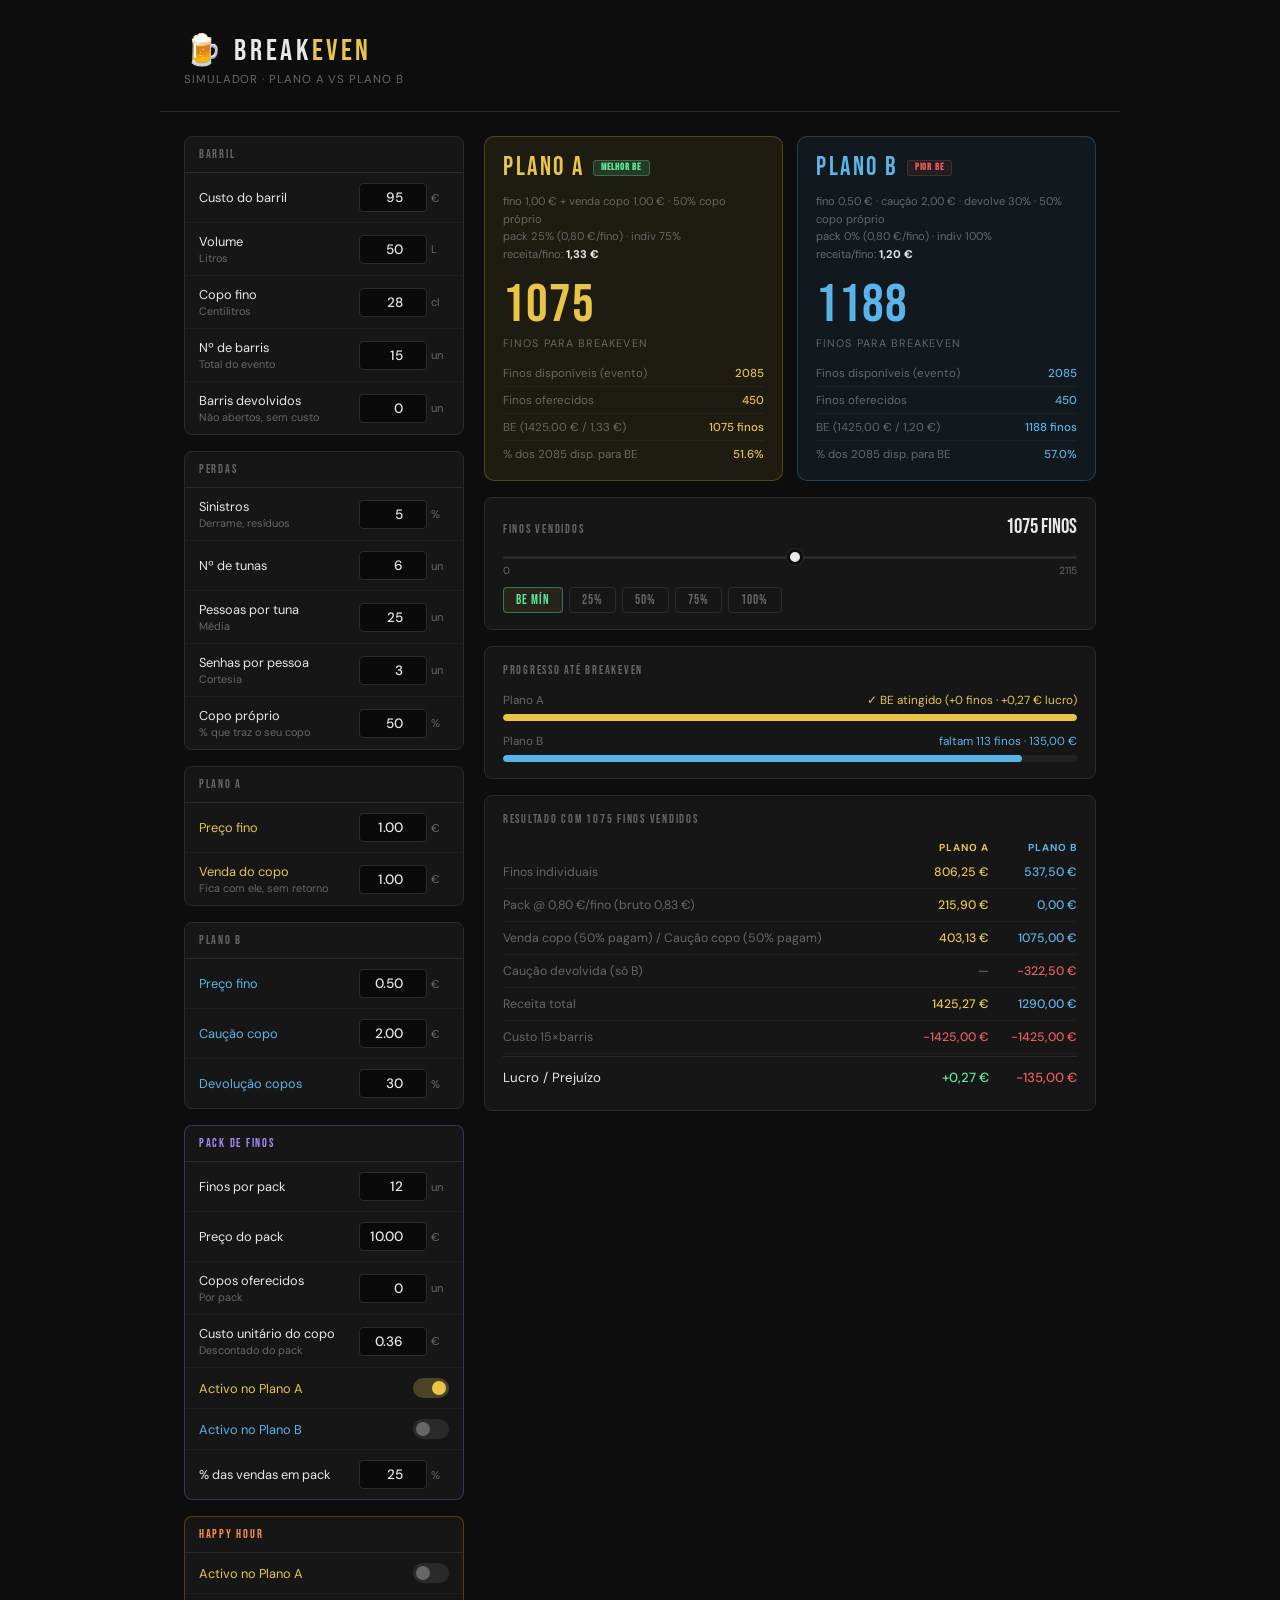
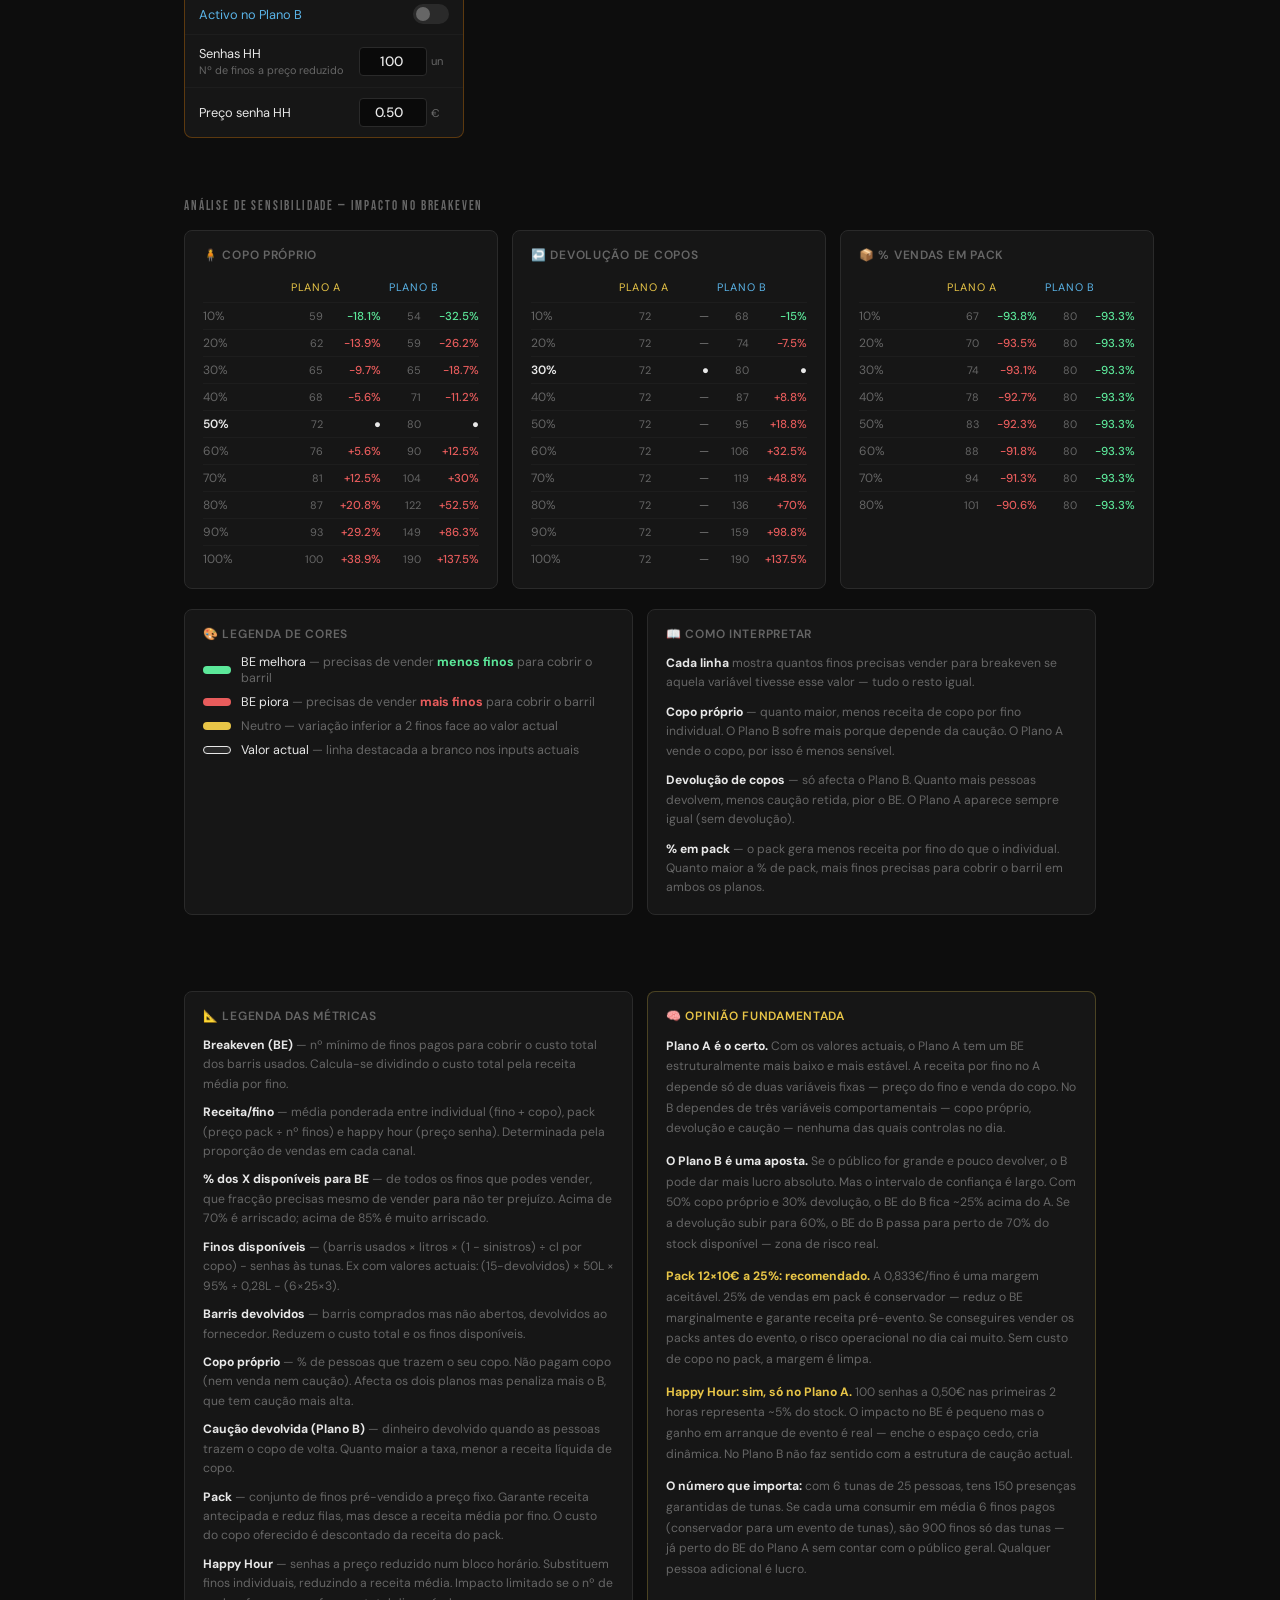
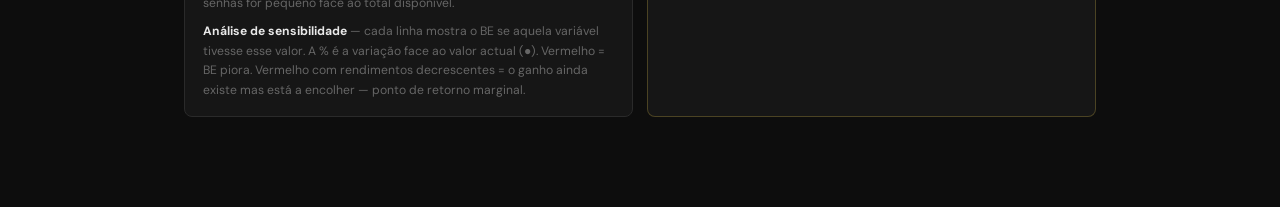
<file: VendasFestival/simulador-cerveja (4).html>
<!DOCTYPE html>
<html lang="pt">
<head>
<meta charset="UTF-8">
<meta name="viewport" content="width=device-width, initial-scale=1.0">
<title>Breakeven — Cerveja</title>
<link href="https://fonts.googleapis.com/css2?family=Bebas+Neue&family=DM+Sans:ital,wght@0,300;0,400;0,500;1,300&display=swap" rel="stylesheet">
<style>
* { box-sizing: border-box; margin: 0; padding: 0; }

:root {
  --bg: #0d0d0d;
  --surface: #161616;
  --border: #2a2a2a;
  --text: #e8e8e8;
  --muted: #666;
  --A: #e8c547;
  --B: #5ab4e8;
  --green: #5ce89a;
  --red: #e85c5c;
  --A-dim: rgba(232,197,71,0.08);
  --B-dim: rgba(90,180,232,0.08);
}

body {
  background: var(--bg);
  color: var(--text);
  font-family: 'DM Sans', sans-serif;
  min-height: 100vh;
}

header {
  padding: 32px 24px 24px;
  border-bottom: 1px solid var(--border);
  max-width: 960px;
  margin: 0 auto;
}

.logo {
  font-family: 'Bebas Neue', sans-serif;
  font-size: 1.9rem;
  letter-spacing: 0.12em;
  color: var(--text);
}
.logo em { color: var(--A); font-style: normal; }
.sub { font-size: 0.72rem; color: var(--muted); letter-spacing: 0.08em; text-transform: uppercase; margin-top: 3px; }

.wrap {
  max-width: 960px;
  margin: 0 auto;
  padding: 24px 24px 60px;
  display: grid;
  grid-template-columns: 280px 1fr;
  gap: 20px;
  align-items: start;
}

@media (max-width: 660px) { .wrap { grid-template-columns: 1fr; } }

/* INPUTS */
.inputs-panel { display: flex; flex-direction: column; gap: 16px; }

.section {
  background: var(--surface);
  border: 1px solid var(--border);
  border-radius: 8px;
  overflow: hidden;
}

.section-header {
  padding: 10px 14px;
  font-family: 'Bebas Neue', sans-serif;
  font-size: 0.78rem;
  letter-spacing: 0.14em;
  color: var(--muted);
  text-transform: uppercase;
  border-bottom: 1px solid var(--border);
}

.field {
  display: flex;
  align-items: center;
  justify-content: space-between;
  padding: 10px 14px;
  border-bottom: 1px solid rgba(255,255,255,0.03);
  gap: 8px;
}
.field:last-child { border-bottom: none; }

.field-name { font-size: 0.8rem; color: var(--text); flex: 1; }
.field-name small { display: block; font-size: 0.68rem; color: var(--muted); margin-top: 1px; }

.field.plan-A .field-name { color: var(--A); }
.field.plan-B .field-name { color: var(--B); }

.input-wrap { display: flex; align-items: center; gap: 4px; flex-shrink: 0; }

input[type="number"] {
  background: #0a0a0a;
  border: 1px solid var(--border);
  color: var(--text);
  font-family: 'DM Sans', sans-serif;
  font-size: 0.85rem;
  font-weight: 500;
  padding: 5px 8px;
  border-radius: 4px;
  width: 68px;
  text-align: right;
  outline: none;
  transition: border-color 0.15s;
}
input[type="number"]:focus { border-color: var(--A); }
.field.plan-A input:focus { border-color: var(--A); }
.field.plan-B input:focus { border-color: var(--B); }

.unit { font-size: 0.7rem; color: var(--muted); width: 18px; }

/* RESULTS */
.results-panel { display: flex; flex-direction: column; gap: 16px; }

.plans-row { display: grid; grid-template-columns: 1fr 1fr; gap: 14px; }
@media (max-width: 480px) { .plans-row { grid-template-columns: 1fr; } }

.plan-card {
  border-radius: 10px;
  border: 1px solid var(--border);
  padding: 18px;
}
.plan-card.A { background: var(--A-dim); border-color: rgba(232,197,71,0.25); }
.plan-card.B { background: var(--B-dim); border-color: rgba(90,180,232,0.25); }

.plan-label {
  display: flex;
  align-items: center;
  gap: 8px;
  font-family: 'Bebas Neue', sans-serif;
  font-size: 1.6rem;
  letter-spacing: 0.1em;
  line-height: 1;
  margin-bottom: 12px;
}
.plan-card.A .plan-label { color: var(--A); }
.plan-card.B .plan-label { color: var(--B); }

.price-meta { font-size: 0.7rem; color: var(--muted); line-height: 1.6; margin-bottom: 14px; }
.price-meta strong { color: var(--text); }

.be-number {
  font-family: 'Bebas Neue', sans-serif;
  font-size: 3.4rem;
  line-height: 1;
  letter-spacing: 0.02em;
}
.plan-card.A .be-number { color: var(--A); }
.plan-card.B .be-number { color: var(--B); }

.be-label { font-size: 0.68rem; text-transform: uppercase; letter-spacing: 0.1em; color: var(--muted); margin-top: 3px; margin-bottom: 16px; }

.mini-stats { display: flex; flex-direction: column; gap: 6px; }
.mini-row { display: flex; justify-content: space-between; font-size: 0.72rem; color: var(--muted); padding-bottom: 5px; border-bottom: 1px solid rgba(255,255,255,0.04); }
.mini-row:last-child { border-bottom: none; padding-bottom: 0; }
.mini-row .v { font-weight: 500; }
.plan-card.A .mini-row .v { color: var(--A); }
.plan-card.B .mini-row .v { color: var(--B); }

.status-badge {
  display: inline-block;
  font-size: 0.6rem; font-weight: 700; letter-spacing: 0.08em; text-transform: uppercase;
  padding: 2px 7px; border-radius: 3px;
  vertical-align: middle;
}
.badge-better { background: rgba(92,232,154,0.15); color: var(--green); border: 1px solid rgba(92,232,154,0.3); }
.badge-worse  { background: rgba(232,92,92,0.08);  color: var(--red);   border: 1px solid rgba(232,92,92,0.2); }

/* TOGGLE SWITCH */
.toggle-row {
  display: flex;
  align-items: center;
  justify-content: space-between;
  padding: 10px 14px;
  border-bottom: 1px solid rgba(255,255,255,0.03);
  gap: 8px;
}
.toggle-row:last-child { border-bottom: none; }
.toggle-label { font-size: 0.8rem; }
.switch { position: relative; display: inline-block; width: 36px; height: 20px; flex-shrink: 0; }
.switch input { opacity: 0; width: 0; height: 0; }
.slider-sw {
  position: absolute; cursor: pointer; inset: 0;
  background: var(--border); border-radius: 20px;
  transition: background 0.2s;
}
.slider-sw:before {
  content: ''; position: absolute;
  width: 14px; height: 14px; left: 3px; bottom: 3px;
  background: var(--muted); border-radius: 50%;
  transition: transform 0.2s, background 0.2s;
}
.switch input:checked + .slider-sw { background: rgba(167,139,250,0.3); }
.switch input:checked + .slider-sw:before { transform: translateX(16px); background: #a78bfa; }
.switch-A input:checked + .slider-sw { background: rgba(232,197,71,0.25); }
.switch-A input:checked + .slider-sw:before { background: var(--A); }
.switch-B input:checked + .slider-sw { background: rgba(90,180,232,0.25); }
.switch-B input:checked + .slider-sw:before { background: var(--B); }

/* SLIDER */
.sold-section {
  background: var(--surface);
  border: 1px solid var(--border);
  border-radius: 8px;
  padding: 16px 18px;
}
.slider-top { display: flex; justify-content: space-between; align-items: baseline; margin-bottom: 4px; }
.slider-top .lbl { font-family: 'Bebas Neue', sans-serif; font-size: 0.78rem; letter-spacing: 0.14em; color: var(--muted); text-transform: uppercase; }
.slider-top .val { font-family: 'Bebas Neue', sans-serif; font-size: 1.3rem; color: var(--text); }

input[type="range"] {
  -webkit-appearance: none;
  width: 100%;
  height: 3px;
  background: var(--border);
  border-radius: 2px;
  outline: none;
  margin: 10px 0 5px;
}
input[type="range"]::-webkit-slider-thumb {
  -webkit-appearance: none;
  width: 16px; height: 16px;
  border-radius: 50%;
  background: var(--text);
  cursor: pointer;
  border: 3px solid var(--bg);
  box-shadow: 0 0 0 1px var(--border);
}
.slider-hint { display: flex; justify-content: space-between; font-size: 0.65rem; color: var(--muted); }

/* PROGRESS */
.progress-section {
  background: var(--surface);
  border: 1px solid var(--border);
  border-radius: 8px;
  padding: 16px 18px;
}
.sec-title { font-family: 'Bebas Neue', sans-serif; font-size: 0.78rem; letter-spacing: 0.14em; color: var(--muted); text-transform: uppercase; margin-bottom: 14px; }

.progress-row { margin-bottom: 12px; }
.progress-row:last-child { margin-bottom: 0; }
.prog-head { display: flex; justify-content: space-between; font-size: 0.73rem; margin-bottom: 6px; }
.prog-head .lbl { color: var(--muted); }
.bar-track { height: 7px; background: rgba(255,255,255,0.05); border-radius: 4px; overflow: hidden; }
.bar-fill { height: 100%; border-radius: 4px; transition: width 0.35s cubic-bezier(.4,0,.2,1); min-width: 0; }
.bar-fill.A { background: var(--A); }
.bar-fill.B { background: var(--B); }

/* PROFIT TABLE */
.profit-section {
  background: var(--surface);
  border: 1px solid var(--border);
  border-radius: 8px;
  padding: 16px 18px;
}
.col-headers { display: flex; justify-content: flex-end; margin-bottom: 2px; }
.col-h { font-size: 0.63rem; font-weight: 700; letter-spacing: 0.1em; text-transform: uppercase; width: 88px; text-align: right; }
.col-h.A { color: var(--A); }
.col-h.B { color: var(--B); }

.p-row { display: flex; justify-content: space-between; align-items: center; padding: 8px 0; font-size: 0.77rem; border-bottom: 1px solid rgba(255,255,255,0.04); }
.p-row:last-child { border-bottom: none; }
.p-row .k { color: var(--muted); }
.p-row .vals { display: flex; }
.p-row .vals span { width: 88px; text-align: right; font-weight: 500; }
.p-row.total { padding-top: 12px; margin-top: 2px; border-top: 1px solid var(--border); font-size: 0.83rem; }
.p-row.total .k { color: var(--text); }

/* QUICK SET BUTTONS */
.quick-btns { display: flex; gap: 6px; margin-top: 10px; flex-wrap: wrap; }
.quick-btn {
  font-family: 'Bebas Neue', sans-serif;
  font-size: 0.8rem;
  letter-spacing: 0.08em;
  padding: 4px 12px;
  border-radius: 4px;
  border: 1px solid var(--border);
  background: transparent;
  color: var(--muted);
  cursor: pointer;
  transition: all 0.15s;
}
.quick-btn:hover { border-color: var(--text); color: var(--text); }
.quick-btn.active { border-color: var(--A); color: var(--A); background: rgba(232,197,71,0.08); }

/* SENSITIVITY */
.sensitivity-wrap {
  max-width: 960px;
  margin: 0 auto;
  padding: 0 24px 60px;
}
.sensitivity-wrap .sec-title { margin-bottom: 16px; }

.sens-section {
  background: var(--surface);
  border: 1px solid var(--border);
  border-radius: 8px;
  padding: 16px 18px;
  margin-bottom: 16px;
}

.sens-var-title {
  font-size: 0.75rem;
  font-weight: 600;
  letter-spacing: 0.06em;
  text-transform: uppercase;
  color: var(--muted);
  margin-bottom: 12px;
}

.sens-row {
  display: grid;
  grid-template-columns: 80px 1fr 1fr;
  gap: 8px;
  align-items: center;
  padding: 5px 0;
  border-bottom: 1px solid rgba(255,255,255,0.03);
  font-size: 0.75rem;
}
.sens-row:last-child { border-bottom: none; }
.sens-row.header { color: var(--muted); font-size: 0.68rem; letter-spacing: 0.06em; text-transform: uppercase; padding-bottom: 8px; }

.sens-val-label { color: var(--muted); }
.sens-val-label.active { color: var(--text); font-weight: 600; }

.sens-bar-wrap { display: flex; align-items: center; gap: 6px; }
.sens-bar-bg { flex: 1; height: 6px; background: rgba(255,255,255,0.05); border-radius: 3px; overflow: hidden; }
.sens-bar-inner { height: 100%; border-radius: 3px; transition: width 0.3s; }
.sens-num { width: 52px; text-align: right; font-weight: 500; font-size: 0.72rem; flex-shrink: 0; }

.sens-highlight { color: var(--text); font-weight: 600; }
.sens-good  { color: var(--green); }
.sens-bad   { color: var(--red); }
.sens-neut  { color: var(--muted); }

.sensitivity-grid {
  display: grid;
  grid-template-columns: 1fr 1fr 1fr;
  gap: 14px;
}
@media (max-width: 600px) { .sensitivity-grid { grid-template-columns: 1fr; } }
</style>
</head>
<body>

<header>
  <div class="logo">🍺 Break<em>even</em></div>
  <div class="sub">Simulador · Plano A vs Plano B</div>
</header>

<div class="wrap">

  <div class="inputs-panel">

    <div class="section">
      <div class="section-header">Barril</div>
      <div class="field">
        <div class="field-name">Custo do barril</div>
        <div class="input-wrap">
          <input type="number" id="barrelCost" value="95" min="1" step="1" oninput="calc(true)">
          <span class="unit">€</span>
        </div>
      </div>
      <div class="field">
        <div class="field-name">Volume <small>Litros</small></div>
        <div class="input-wrap">
          <input type="number" id="barrelL" value="50" min="1" step="1" oninput="calc(true)">
          <span class="unit">L</span>
        </div>
      </div>
      <div class="field">
        <div class="field-name">Copo fino <small>Centilitros</small></div>
        <div class="input-wrap">
          <input type="number" id="copoCL" value="28" min="1" step="1" oninput="calc(true)">
          <span class="unit">cl</span>
        </div>
      </div>
      <div class="field">
        <div class="field-name">Nº de barris <small>Total do evento</small></div>
        <div class="input-wrap">
          <input type="number" id="nBarrels" value="15" min="1" step="1" oninput="calc(true)">
          <span class="unit">un</span>
        </div>
      </div>
      <div class="field">
        <div class="field-name">Barris devolvidos <small>Não abertos, sem custo</small></div>
        <div class="input-wrap">
          <input type="number" id="nReturned" value="0" min="0" step="1" oninput="calc(true)">
          <span class="unit">un</span>
        </div>
      </div>
    </div>

    <div class="section">
      <div class="section-header">Perdas</div>
      <div class="field">
        <div class="field-name">Sinistros <small>Derrame, resíduos</small></div>
        <div class="input-wrap">
          <input type="number" id="sinRate" value="5" min="0" max="50" step="0.5" oninput="calc(true)">
          <span class="unit">%</span>
        </div>
      </div>
      <div class="field">
        <div class="field-name">Nº de tunas</div>
        <div class="input-wrap">
          <input type="number" id="nTunas" value="6" min="0" step="1" oninput="calc(true)">
          <span class="unit">un</span>
        </div>
      </div>
      <div class="field">
        <div class="field-name">Pessoas por tuna <small>Média</small></div>
        <div class="input-wrap">
          <input type="number" id="avgPessoas" value="25" min="0" step="1" oninput="calc(true)">
          <span class="unit">un</span>
        </div>
      </div>
      <div class="field">
        <div class="field-name">Senhas por pessoa <small>Cortesia</small></div>
        <div class="input-wrap">
          <input type="number" id="nSenhas" value="3" min="0" step="1" oninput="calc(true)">
          <span class="unit">un</span>
        </div>
      </div>
      <div class="field">
        <div class="field-name">Copo próprio <small>% que traz o seu copo</small></div>
        <div class="input-wrap">
          <input type="number" id="ownCup" value="50" min="0" max="100" step="5" oninput="calc(true)">
          <span class="unit">%</span>
        </div>
      </div>
    </div>

    <div class="section">
      <div class="section-header">Plano A</div>
      <div class="field plan-A">
        <div class="field-name">Preço fino</div>
        <div class="input-wrap">
          <input type="number" id="aFino" value="1.00" min="0.01" step="0.05" oninput="calc(true)">
          <span class="unit">€</span>
        </div>
      </div>
      <div class="field plan-A">
        <div class="field-name">Venda do copo <small>Fica com ele, sem retorno</small></div>
        <div class="input-wrap">
          <input type="number" id="aCopo" value="1.00" min="0" step="0.50" oninput="calc(true)">
          <span class="unit">€</span>
        </div>
      </div>
    </div>

    <div class="section">
      <div class="section-header">Plano B</div>
      <div class="field plan-B">
        <div class="field-name">Preço fino</div>
        <div class="input-wrap">
          <input type="number" id="bFino" value="0.50" min="0.01" step="0.05" oninput="calc(true)">
          <span class="unit">€</span>
        </div>
      </div>
      <div class="field plan-B">
        <div class="field-name">Caução copo</div>
        <div class="input-wrap">
          <input type="number" id="bCopo" value="2.00" min="0" step="0.50" oninput="calc(true)">
          <span class="unit">€</span>
        </div>
      </div>
      <div class="field plan-B">
        <div class="field-name">Devolução copos</div>
        <div class="input-wrap">
          <input type="number" id="bRet" value="30" min="0" max="100" step="5" oninput="calc(true)">
          <span class="unit">%</span>
        </div>
      </div>
    </div>

    <div class="section" style="border-color:rgba(150,120,255,0.3)">
      <div class="section-header" style="color:#a78bfa">Pack de Finos</div>
      <div class="field">
        <div class="field-name">Finos por pack</div>
        <div class="input-wrap">
          <input type="number" id="packFinos" value="12" min="1" step="1" oninput="calc(true)">
          <span class="unit">un</span>
        </div>
      </div>
      <div class="field">
        <div class="field-name">Preço do pack</div>
        <div class="input-wrap">
          <input type="number" id="packPrice" value="10.00" min="0.01" step="0.50" oninput="calc(true)">
          <span class="unit">€</span>
        </div>
      </div>
      <div class="field">
        <div class="field-name">Copos oferecidos <small>Por pack</small></div>
        <div class="input-wrap">
          <input type="number" id="packCups" value="0" min="0" step="1" oninput="calc(true)">
          <span class="unit">un</span>
        </div>
      </div>
      <div class="field">
        <div class="field-name">Custo unitário do copo <small>Descontado do pack</small></div>
        <div class="input-wrap">
          <input type="number" id="cupCost" value="0.36" min="0" step="0.01" oninput="calc(true)">
          <span class="unit">€</span>
        </div>
      </div>
      <div class="toggle-row">
        <span class="toggle-label" style="color:var(--A)">Activo no Plano A</span>
        <label class="switch switch-A"><input type="checkbox" id="packActiveA" checked onchange="calc(true)"><span class="slider-sw"></span></label>
      </div>
      <div class="toggle-row">
        <span class="toggle-label" style="color:var(--B)">Activo no Plano B</span>
        <label class="switch switch-B"><input type="checkbox" id="packActiveB" onchange="calc(true)"><span class="slider-sw"></span></label>
      </div>
      <div class="field">
        <div class="field-name">% das vendas em pack</div>
        <div class="input-wrap">
          <input type="number" id="packRate" value="25" min="0" max="100" step="5" oninput="calc(true)">
          <span class="unit">%</span>
        </div>
      </div>
    </div>

    <div class="section" style="border-color:rgba(255,140,0,0.3)">
      <div class="section-header" style="color:#fb923c">Happy Hour</div>
      <div class="toggle-row">
        <span class="toggle-label" style="color:var(--A)">Activo no Plano A</span>
        <label class="switch switch-A"><input type="checkbox" id="hhActive" onchange="calc(true)"><span class="slider-sw"></span></label>
      </div>
      <div class="toggle-row">
        <span class="toggle-label" style="color:var(--B)">Activo no Plano B</span>
        <label class="switch switch-B"><input type="checkbox" id="hhActiveB" onchange="calc(true)"><span class="slider-sw"></span></label>
      </div>
      <div class="field">
        <div class="field-name">Senhas HH <small>Nº de finos a preço reduzido</small></div>
        <div class="input-wrap">
          <input type="number" id="hhFinos" value="100" min="1" step="10" oninput="calc(true)">
          <span class="unit">un</span>
        </div>
      </div>
      <div class="field">
        <div class="field-name">Preço senha HH</div>
        <div class="input-wrap">
          <input type="number" id="hhPrice" value="0.50" min="0.01" step="0.05" oninput="calc(true)">
          <span class="unit">€</span>
        </div>
      </div>
    </div>

  </div>

  <div class="results-panel">

    <div class="plans-row">
      <div class="plan-card A">
        <div class="plan-label">Plano A <span class="status-badge" id="badgeA"></span></div>
        <div class="price-meta" id="metaA"></div>
        <div class="be-number" id="beA">—</div>
        <div class="be-label">finos para breakeven <span id="beATot" style="font-size:0.65rem;opacity:0.5;font-family:'DM Sans',sans-serif;letter-spacing:0;text-transform:none"></span></div>
        <div class="mini-stats" id="statsA"></div>
      </div>
      <div class="plan-card B">
        <div class="plan-label">Plano B <span class="status-badge" id="badgeB"></span></div>
        <div class="price-meta" id="metaB"></div>
        <div class="be-number" id="beB">—</div>
        <div class="be-label">finos para breakeven <span id="beBTot" style="font-size:0.65rem;opacity:0.5;font-family:'DM Sans',sans-serif;letter-spacing:0;text-transform:none"></span></div>
        <div class="mini-stats" id="statsB"></div>
      </div>
    </div>

    <div class="sold-section">
      <div class="slider-top">
        <span class="lbl">Finos vendidos</span>
        <span class="val" id="soldVal">80 finos</span>
      </div>
      <input type="range" id="soldSlider" min="0" max="200" value="0" oninput="window._sliderTriggered=true;calc();window._sliderTriggered=false;">
      <div class="slider-hint"><span>0</span><span id="sliderMax">200</span></div>
      <div class="quick-btns" id="quickBtns"></div>
    </div>

    <div class="progress-section">
      <div class="sec-title">Progresso até Breakeven</div>
      <div class="progress-row">
        <div class="prog-head">
          <span class="lbl">Plano A</span>
          <span id="pLabelA" style="font-size:0.73rem;color:var(--A)"></span>
        </div>
        <div class="bar-track"><div class="bar-fill A" id="barA" style="width:0%"></div></div>
      </div>
      <div class="progress-row">
        <div class="prog-head">
          <span class="lbl">Plano B</span>
          <span id="pLabelB" style="font-size:0.73rem;color:var(--B)"></span>
        </div>
        <div class="bar-track"><div class="bar-fill B" id="barB" style="width:0%"></div></div>
      </div>
    </div>

    <div class="profit-section">
      <div class="sec-title">Resultado com <span id="profitN">—</span> finos vendidos</div>
      <div class="col-headers">
        <span class="col-h A">Plano A</span>
        <span class="col-h B">Plano B</span>
      </div>
      <div id="profitTable"></div>
    </div>

  </div>
</div>

<!-- SENSITIVITY ANALYSIS -->
<div class="sensitivity-wrap">
  <div class="sec-title" style="font-family:'Bebas Neue',sans-serif;font-size:0.82rem;letter-spacing:0.14em;color:var(--muted);text-transform:uppercase;margin-bottom:16px;">
    Análise de Sensibilidade — Impacto no Breakeven
  </div>
  <div class="sensitivity-grid">
    <div class="sens-section">
      <div class="sens-var-title">🧍 Copo Próprio</div>
      <div class="sens-row header"><span></span><span style="color:var(--A)">Plano A</span><span style="color:var(--B)">Plano B</span></div>
      <div id="sensCopoProprio"></div>
    </div>
    <div class="sens-section">
      <div class="sens-var-title">↩️ Devolução de Copos</div>
      <div class="sens-row header"><span></span><span style="color:var(--A)">Plano A</span><span style="color:var(--B)">Plano B</span></div>
      <div id="sensDevolver"></div>
    </div>
    <div class="sens-section">
      <div class="sens-var-title">📦 % Vendas em Pack</div>
      <div class="sens-row header"><span></span><span style="color:var(--A)">Plano A</span><span style="color:var(--B)">Plano B</span></div>
      <div id="sensPack"></div>
    </div>
  </div>

  <!-- LEGENDA + INTERPRETAÇÃO -->
  <div style="display:grid;grid-template-columns:1fr 1fr;gap:14px;margin-top:4px">

    <div class="sens-section">
      <div class="sens-var-title">🎨 Legenda de Cores</div>
      <div style="display:flex;flex-direction:column;gap:8px;font-size:0.78rem;">
        <div style="display:flex;align-items:center;gap:10px;">
          <div style="width:28px;height:8px;border-radius:4px;background:var(--green);flex-shrink:0"></div>
          <span style="color:var(--text)">BE melhora <span style="color:var(--muted)">— precisas de vender <strong style="color:var(--green)">menos finos</strong> para cobrir o barril</span></span>
        </div>
        <div style="display:flex;align-items:center;gap:10px;">
          <div style="width:28px;height:8px;border-radius:4px;background:var(--red);flex-shrink:0"></div>
          <span style="color:var(--text)">BE piora <span style="color:var(--muted)">— precisas de vender <strong style="color:var(--red)">mais finos</strong> para cobrir o barril</span></span>
        </div>
        <div style="display:flex;align-items:center;gap:10px;">
          <div style="width:28px;height:8px;border-radius:4px;background:var(--A);flex-shrink:0"></div>
          <span style="color:var(--muted)">Neutro — variação inferior a 2 finos face ao valor actual</span>
        </div>
        <div style="display:flex;align-items:center;gap:10px;">
          <div style="width:28px;height:8px;border-radius:4px;background:var(--border);border:1px solid var(--text);flex-shrink:0"></div>
          <span style="color:var(--text)">Valor actual <span style="color:var(--muted)">— linha destacada a branco nos inputs actuais</span></span>
        </div>
      </div>
    </div>

    <div class="sens-section">
      <div class="sens-var-title">📖 Como interpretar</div>
      <div style="display:flex;flex-direction:column;gap:10px;font-size:0.76rem;color:var(--muted);line-height:1.6;">
        <div><strong style="color:var(--text)">Cada linha</strong> mostra quantos finos precisas vender para breakeven se aquela variável tivesse esse valor — tudo o resto igual.</div>
        <div><strong style="color:var(--text)">Copo próprio</strong> — quanto maior, menos receita de copo por fino individual. O Plano B sofre mais porque depende da caução. O Plano A vende o copo, por isso é menos sensível.</div>
        <div><strong style="color:var(--text)">Devolução de copos</strong> — só afecta o Plano B. Quanto mais pessoas devolvem, menos caução retida, pior o BE. O Plano A aparece sempre igual (sem devolução).</div>
        <div><strong style="color:var(--text)">% em pack</strong> — o pack gera menos receita por fino do que o individual. Quanto maior a % de pack, mais finos precisas para cobrir o barril em ambos os planos.</div>
      </div>
    </div>

  </div>
</div>

<!-- LEGENDA DE MÉTRICAS + OPINIÃO -->
<div class="sensitivity-wrap" style="margin-top:0;padding-top:0">

  <div style="display:grid;grid-template-columns:1fr 1fr;gap:14px;margin-bottom:14px">

    <!-- LEGENDA DE MÉTRICAS -->
    <div class="sens-section">
      <div class="sens-var-title">📐 Legenda das Métricas</div>
      <div style="display:flex;flex-direction:column;gap:9px;font-size:0.76rem;line-height:1.6;">
        <div><strong style="color:var(--text)">Breakeven (BE)</strong> <span style="color:var(--muted)">— nº mínimo de finos pagos para cobrir o custo total dos barris usados. Calcula-se dividindo o custo total pela receita média por fino.</span></div>
        <div><strong style="color:var(--text)">Receita/fino</strong> <span style="color:var(--muted)">— média ponderada entre individual (fino + copo), pack (preço pack ÷ nº finos) e happy hour (preço senha). Determinada pela proporção de vendas em cada canal.</span></div>
        <div><strong style="color:var(--text)">% dos X disponíveis para BE</strong> <span style="color:var(--muted)">— de todos os finos que podes vender, que fracção precisas mesmo de vender para não ter prejuízo. Acima de 70% é arriscado; acima de 85% é muito arriscado.</span></div>
        <div><strong style="color:var(--text)">Finos disponíveis</strong> <span style="color:var(--muted)">— (barris usados × litros × (1 − sinistros) ÷ cl por copo) − senhas às tunas. Ex com valores actuais: (15−devolvidos) × 50L × 95% ÷ 0,28L − (6×25×3).</span></div>
        <div><strong style="color:var(--text)">Barris devolvidos</strong> <span style="color:var(--muted)">— barris comprados mas não abertos, devolvidos ao fornecedor. Reduzem o custo total e os finos disponíveis.</span></div>
        <div><strong style="color:var(--text)">Copo próprio</strong> <span style="color:var(--muted)">— % de pessoas que trazem o seu copo. Não pagam copo (nem venda nem caução). Afecta os dois planos mas penaliza mais o B, que tem caução mais alta.</span></div>
        <div><strong style="color:var(--text)">Caução devolvida (Plano B)</strong> <span style="color:var(--muted)">— dinheiro devolvido quando as pessoas trazem o copo de volta. Quanto maior a taxa, menor a receita líquida de copo.</span></div>
        <div><strong style="color:var(--text)">Pack</strong> <span style="color:var(--muted)">— conjunto de finos pré-vendido a preço fixo. Garante receita antecipada e reduz filas, mas desce a receita média por fino. O custo do copo oferecido é descontado da receita do pack.</span></div>
        <div><strong style="color:var(--text)">Happy Hour</strong> <span style="color:var(--muted)">— senhas a preço reduzido num bloco horário. Substituem finos individuais, reduzindo a receita média. Impacto limitado se o nº de senhas for pequeno face ao total disponível.</span></div>
        <div><strong style="color:var(--text)">Análise de sensibilidade</strong> <span style="color:var(--muted)">— cada linha mostra o BE se aquela variável tivesse esse valor. A % é a variação face ao valor actual (●). Vermelho = BE piora. Vermelho com rendimentos decrescentes = o ganho ainda existe mas está a encolher — ponto de retorno marginal.</span></div>
      </div>
    </div>

    <!-- OPINIÃO -->
    <div class="sens-section" style="border-color:rgba(232,197,71,0.25)">
      <div class="sens-var-title" style="color:var(--A)">🧠 Opinião Fundamentada</div>
      <div style="display:flex;flex-direction:column;gap:12px;font-size:0.76rem;line-height:1.7;color:var(--muted);">

        <div><strong style="color:var(--text)">Plano A é o certo.</strong> Com os valores actuais, o Plano A tem um BE estruturalmente mais baixo e mais estável. A receita por fino no A depende só de duas variáveis fixas — preço do fino e venda do copo. No B dependes de três variáveis comportamentais — copo próprio, devolução e caução — nenhuma das quais controlas no dia.</div>

        <div><strong style="color:var(--text)">O Plano B é uma aposta.</strong> Se o público for grande e pouco devolver, o B pode dar mais lucro absoluto. Mas o intervalo de confiança é largo. Com 50% copo próprio e 30% devolução, o BE do B fica ~25% acima do A. Se a devolução subir para 60%, o BE do B passa para perto de 70% do stock disponível — zona de risco real.</div>

        <div><strong style="color:var(--A)">Pack 12×10€ a 25%: recomendado.</strong> A 0,833€/fino é uma margem aceitável. 25% de vendas em pack é conservador — reduz o BE marginalmente e garante receita pré-evento. Se conseguires vender os packs antes do evento, o risco operacional no dia cai muito. Sem custo de copo no pack, a margem é limpa.</div>

        <div><strong style="color:var(--A)">Happy Hour: sim, só no Plano A.</strong> 100 senhas a 0,50€ nas primeiras 2 horas representa ~5% do stock. O impacto no BE é pequeno mas o ganho em arranque de evento é real — enche o espaço cedo, cria dinâmica. No Plano B não faz sentido com a estrutura de caução actual.</div>

        <div><strong style="color:var(--text)">O número que importa:</strong> com 6 tunas de 25 pessoas, tens 150 presenças garantidas de tunas. Se cada uma consumir em média 6 finos pagos (conservador para um evento de tunas), são 900 finos só das tunas — já perto do BE do Plano A sem contar com o público geral. Qualquer pessoa adicional é lucro.</div>

      </div>
    </div>

  </div>
</div>

<script>
function v(id) { return parseFloat(document.getElementById(id).value) || 0; }
function fmt(n) { return n.toLocaleString('pt-PT', { minimumFractionDigits: 2, maximumFractionDigits: 2 }) + ' €'; }

function calc(resetSlider) {
  const slider = document.getElementById('soldSlider');

  const barrelCost = v('barrelCost');
  const barrelL    = v('barrelL');
  const copoCL     = v('copoCL');
  const sinRate    = v('sinRate') / 100;
  const nBarrels   = v('nBarrels') || 1;
  const nReturned  = Math.min(v('nReturned') || 0, nBarrels - 1);
  const nUsed      = nBarrels - nReturned;
  const copoL = copoCL / 100;
  const usableL = barrelL * (1 - sinRate);
  const totalFinos = Math.floor(usableL / copoL);
  const finosBrutosPorBarril = Math.floor(barrelL / copoL); // sem sinistros
  const finosSinistros = (finosBrutosPorBarril - totalFinos) * nBarrels; // perdidos por sinistros
  const totalFinosBrutoEvento = totalFinos * nUsed;
  const finosOferecidosTunas = Math.round((v('nTunas') || 0) * (v('avgPessoas') || 0) * (v('nSenhas') || 3));
  const finosOferecidos = finosOferecidosTunas;
  const totalFinosEvento = Math.max(0, totalFinosBrutoEvento - finosOferecidosTunas);
  const finosPagos = Math.round(totalFinosEvento / nBarrels);
  const totalCost = barrelCost * nUsed;
  const custoPorFino = totalFinos > 0 ? barrelCost / totalFinos : 0;
  const custoTunas = finosOferecidosTunas * custoPorFino; // custo de oportunidade (informativo)

  // Happy Hour (Plano A only)
  const hhActive  = document.getElementById('hhActive').checked;
  const hhActiveB = document.getElementById('hhActiveB') ? document.getElementById('hhActiveB').checked : false;
  const hhFinos  = v('hhFinos') || 100;
  const hhPrice  = v('hhPrice') || 0.50;

  const sliderMax = Math.max(200, totalFinosEvento + 30);
  slider.max = sliderMax;
  document.getElementById('sliderMax').textContent = sliderMax;
  // Quick-set buttons


  const ownCupRate = v('ownCup') / 100;
  const packFinos   = v('packFinos') || 10;
  const packPrice   = v('packPrice');
  const packRate    = v('packRate') / 100;
  const packActiveA = document.getElementById('packActiveA').checked;
  const packActiveB = document.getElementById('packActiveB').checked;
  const cupCost  = v('cupCost');
  const packCups  = v('packCups') || 1;
  const rpfPack = (packPrice - cupCost * packCups) / packFinos;

  const plans = {
    A: { fino: v('aFino'), copo: v('aCopo'), ret: 0 }, // venda, sem retorno
    B: { fino: v('bFino'), copo: v('bCopo'), ret: v('bRet') / 100 },
  };

  const res = {};
  for (const [k, p] of Object.entries(plans)) {
    const caucaoRetida = p.copo * (1 - p.ret);
    // 50% trazem copo próprio → não pagam copo; 50% pagam copo
    const rpfIndiv = p.fino + caucaoRetida * (1 - ownCupRate);
    const packOn = k === 'A' ? packActiveA : packActiveB;
    const effPackRate = packOn ? packRate : 0;
    // Happy Hour: only Plan A, hhFinos out of totalFinosEvento
    const hhOn = k === 'A' ? hhActive : hhActiveB;
    const hhRate = hhOn ? Math.min(hhFinos / totalFinosEvento, 1 - effPackRate) : 0;
    const effIndivRate = 1 - effPackRate - hhRate;
    const rpf = effIndivRate * rpfIndiv + effPackRate * rpfPack + hhRate * hhPrice;
    const be = rpf > 0 ? Math.ceil(totalCost / rpf) : Infinity;
    const beOfPagos = totalFinosEvento > 0 ? (be / totalFinosEvento) * 100 : 0;
    res[k] = { p, rpf, rpfIndiv, effPackRate, effIndivRate, hhRate, be, caucaoRetida, beOfPagos };
  }

  // Plan cards
  for (const k of ['A', 'B']) {
    const r = res[k];
    document.getElementById(`be${k}`).textContent = isFinite(r.be) ? r.be : '∞';
    document.getElementById(`be${k}Tot`).textContent = '';
    document.getElementById(`meta${k}`).innerHTML =
      (k === 'A' ? `fino ${fmt(r.p.fino)} + venda copo ${fmt(r.p.copo)} · ${Math.round(ownCupRate*100)}% copo próprio<br>` : `fino ${fmt(r.p.fino)} · caução ${fmt(r.p.copo)} · devolve ${Math.round(r.p.ret*100)}% · ${Math.round(ownCupRate*100)}% copo próprio<br>`) +
      `pack ${Math.round(r.effPackRate*100)}% (${fmt(rpfPack)}/fino) · indiv ${Math.round(r.effIndivRate*100)}%<br>` +
      `receita/fino: <strong>${fmt(r.rpf)}</strong>`;
    document.getElementById(`stats${k}`).innerHTML = `
      <div class="mini-row"><span>Finos disponíveis (evento)</span><span class="v">${totalFinosEvento}</span></div>
      <div class="mini-row"><span>Finos oferecidos</span><span class="v">${finosOferecidos}</span></div>
      <div class="mini-row"><span>BE (${fmt(totalCost)} / ${fmt(r.rpf)})</span><span class="v">${isFinite(r.be) ? r.be + ' finos' : '∞'}</span></div>
      <div class="mini-row"><span>% dos ${totalFinosEvento} disp. para BE</span><span class="v">${isFinite(r.beOfPagos) ? r.beOfPagos.toFixed(1) + '%' : '—'}</span></div>
    `;
  }

  // Badges
  const beA = res['A'].be, beB = res['B'].be;
  // Quick buttons
  const _curSold = parseInt(slider.value) || 0;
  const _beMin = Math.min(isFinite(beA)?beA:Infinity, isFinite(beB)?beB:Infinity);
  const pctPresets = [25, 50, 75, 100];
  const _btns = pctPresets.map(pct => {
    const val = Math.round(totalFinosEvento * pct / 100);
    return `<button class="quick-btn ${_curSold===val?'active':''}" onclick="document.getElementById('soldSlider').value=${val};window._sliderTriggered=true;calc();window._sliderTriggered=false;">${pct}%</button>`;
  });
  _btns.unshift(`<button class="quick-btn ${_curSold===_beMin?'active':''}" style="border-color:rgba(92,232,154,0.4);color:var(--green)" onclick="document.getElementById('soldSlider').value=${isFinite(_beMin)?_beMin:0};window._sliderTriggered=true;calc();window._sliderTriggered=false;">BE mín</button>`);
  document.getElementById('quickBtns').innerHTML = _btns.join('');
  const better = beA < beB ? 'A' : beB < beA ? 'B' : null;
  const minBoth = Math.min(isFinite(beA) ? beA : Infinity, isFinite(beB) ? beB : Infinity);
  if (!window._sliderTriggered && isFinite(minBoth) && minBoth > 0) {
    slider.value = minBoth;
  }

  let sold = parseInt(slider.value) || 0;
  document.getElementById('soldVal').textContent = sold + ' finos';
  document.getElementById('profitN').textContent = sold;

  for (const k of ['A', 'B']) {
    const el = document.getElementById(`badge${k}`);
    if (!better) { el.textContent = ''; el.className = 'status-badge'; }
    else if (k === better) { el.textContent = 'Melhor BE'; el.className = 'status-badge badge-better'; }
    else { el.textContent = 'Pior BE'; el.className = 'status-badge badge-worse'; }
  }

  // Progress bars
  for (const k of ['A', 'B']) {
    const r = res[k];
    const pct = isFinite(r.be) && r.be > 0 ? Math.min((sold / r.be) * 100, 100) : 0;
    document.getElementById(`bar${k}`).style.width = pct + '%';
    const remaining = isFinite(r.be) ? Math.max(r.be - sold, 0) : '∞';
    const _sc = Math.min(sold, totalFinosEvento);
    const moneyIn = _sc * r.rpf;
    const moneyLeft = Math.max(totalCost - moneyIn, 0);
    document.getElementById(`pLabel${k}`).textContent =
      isFinite(r.be) && sold >= r.be
        ? `✓ BE atingido (+${sold - r.be} finos · +${fmt(moneyIn - totalCost)} lucro)`
        : `faltam ${remaining} finos · ${fmt(moneyLeft)}`;
  }

  // Profit table
  const soldCapped = Math.min(sold, totalFinosEvento);
  const soldIndivA = soldCapped * res['A'].effIndivRate;
  const soldPackA  = soldCapped * res['A'].effPackRate;
  const soldIndivB = soldCapped * res['B'].effIndivRate;
  const soldPackB  = soldCapped * res['B'].effPackRate;
  const rows = [];

  for (const k of ['A', 'B']) {
    const r = res[k];
    const _soldIndiv = k === 'A' ? soldIndivA : soldIndivB;
    const _soldPack  = k === 'A' ? soldPackA  : soldPackB;
    const coposPagos = _soldIndiv * (1 - ownCupRate);
    rows.push({
      label: k,
      soldIndiv: _soldIndiv,
      soldPack: _soldPack,
      revFino: _soldIndiv * r.p.fino,
      caucaoCobrada: coposPagos * r.p.copo,
      caucaoDevolvida: coposPagos * r.p.copo * r.p.ret,
      caucaoRetida: coposPagos * r.p.copo * (1 - r.p.ret),
      total: soldCapped * r.rpf,
      profit: soldCapped * r.rpf - totalCost,
    });
  }

  const rA = rows[0], rB = rows[1];

  function pRow(label, vA, vB, neg=false, isTot=false) {
    const sign = neg ? '−' : '';
    const colorA = neg ? 'var(--red)' : (isTot ? (vA >= 0 ? 'var(--green)' : 'var(--red)') : 'var(--A)');
    const colorB = neg ? 'var(--red)' : (isTot ? (vB >= 0 ? 'var(--green)' : 'var(--red)') : 'var(--B)');
    const fA = neg ? `−${fmt(Math.abs(vA))}` : (isTot ? (vA >= 0 ? `+${fmt(vA)}` : fmt(vA)) : fmt(vA));
    const fB = neg ? `−${fmt(Math.abs(vB))}` : (isTot ? (vB >= 0 ? `+${fmt(vB)}` : fmt(vB)) : fmt(vB));
    return `<div class="p-row${isTot?' total':''}">
      <span class="k">${label}</span>
      <div class="vals">
        <span style="color:${colorA}">${fA}</span>
        <span style="color:${colorB}">${fB}</span>
      </div>
    </div>`;
  }

  const copoLabelA = `Venda copo (${100-Math.round(v('ownCup'))}% pagam)`;
  const copoLabelB = `Caução copo (${100-Math.round(v('ownCup'))}% pagam)`;
  document.getElementById('profitTable').innerHTML =

    pRow(`Finos individuais`, rA.revFino, rB.revFino) +
    pRow(`Pack @ ${fmt(rpfPack)}/fino (bruto ${fmt(packPrice/packFinos)})`, rA.soldPack * rpfPack, rB.soldPack * rpfPack) +
    (cupCost > 0 && v('packCups') > 0 ? pRow(`Custo copos pack (${v('packCups')}×${fmt(cupCost)})`, -(rA.soldPack / packFinos * v('packCups') * cupCost), -(rB.soldPack / packFinos * v('packCups') * cupCost), true) : '') +
    `<div class="p-row">
      <span class="k">${copoLabelA} / ${copoLabelB}</span>
      <div class="vals">
        <span style="color:var(--A)">${fmt(rA.caucaoCobrada)}</span>
        <span style="color:var(--B)">${fmt(rB.caucaoCobrada)}</span>
      </div>
    </div>` +
    `<div class="p-row">
      <span class="k">Caução devolvida (só B)</span>
      <div class="vals">
        <span style="color:var(--muted)">—</span>
        <span style="color:var(--red)">−${fmt(rB.caucaoDevolvida)}</span>
      </div>
    </div>` +
    pRow('Receita total', rA.total, rB.total) +
    (hhActive ? pRow(`HH (${hhFinos} senhas @ ${fmt(hhPrice)})`, rA.soldPack > 0 || true ? Math.min(hhFinos, totalFinosEvento * res['A'].hhRate) * hhPrice : 0, 0) : '') +
    pRow(`Custo ${nUsed}×barris${nReturned > 0 ? ' ('+nReturned+' devolvidos)' : ''}`, totalCost, totalCost, true) +

    pRow('Lucro / Prejuízo', rA.profit, rB.profit, false, true);
}

calc();

function calcBE(barrelCost, finosPagos, finoPrice, copoPrice, ret, ownCup, packRate, packActiveForPlan, rpfPack, hhRate=0, hhPrice=0) {
  const caucaoRetida = copoPrice * (1 - ret);
  const rpfIndiv = finoPrice + caucaoRetida * (1 - ownCup);
  const effPackRate = packActiveForPlan ? packRate : 0;
  const effIndivRate = 1 - effPackRate - hhRate;
  const rpf = effIndivRate * rpfIndiv + effPackRate * rpfPack + hhRate * hhPrice;
  return rpf > 0 ? Math.ceil(barrelCost / rpf) : Infinity;
}

function updateSensitivity() {
  const barrelCost = v('barrelCost');
  const barrelL    = v('barrelL');
  const copoCL     = v('copoCL');
  const sinRate    = v('sinRate') / 100;
  const copoL      = copoCL / 100;
  const usableL    = barrelL * (1 - sinRate);
  const totalFinos = Math.floor(usableL / copoL);
  const _totalFinosEvento2 = totalFinos * (v('nBarrels') || 1);
  const finosPagos = Math.max(_totalFinosEvento2 - Math.round(v('nTunas') * v('avgPessoas') * v('nSenhas')), 0);

  const aFino = v('aFino'); const aCopo = v('aCopo');
  const bFino = v('bFino'); const bCopo = v('bCopo'); const bRet = v('bRet') / 100;
  const ownCup  = v('ownCup') / 100;
  const packRate = v('packRate') / 100;
  const packActiveA = document.getElementById('packActiveA').checked;
  const packActiveB = document.getElementById('packActiveB').checked;
  const _cupCost = v('cupCost'); const _packCups = v('packCups') || 1;
  const rpfPack = ((v('packPrice') || 8) - _cupCost * _packCups) / (v('packFinos') || 10);

  const _nBarrels = v('nBarrels') || 1;
  const _totalFinosEvento = Math.max(Math.floor(v('barrelL')*(1-v('sinRate')/100)/(v('copoCL')/100)) * _nBarrels - Math.round(v('nTunas')*v('avgPessoas')*v('nSenhas')), 0);
  const _hhActive = document.getElementById('hhActive').checked;
  const _hhFinos = v('hhFinos') || 100;
  const _hhPrice = v('hhPrice') || 0.50;
  const _hhRateA = (_hhActive && _totalFinosEvento > 0) ? Math.min(_hhFinos / _totalFinosEvento, 1 - (packActiveA ? packRate : 0)) : 0;
  const _nReturned = Math.min(v('nReturned') || 0, _nBarrels - 1);
  const _nUsed = _nBarrels - _nReturned;
  const _totalCost = (v('barrelCost') || 95) * _nUsed;
  const baseA = calcBE(_totalCost, _totalFinosEvento, aFino, aCopo, 0,    ownCup,  packRate, packActiveA, rpfPack, _hhRateA, _hhPrice);
  const baseB = calcBE(_totalCost, _totalFinosEvento, bFino, bCopo, bRet, ownCup,  packRate, packActiveB, rpfPack);
  const maxBE = Math.max(baseA, baseB, 1);

  function sensRows(elId, steps, calcA, calcB, currentVal) {
    const el = document.getElementById(elId);
    const beValues = steps.map(s => ({ s, a: calcA(s), b: calcB(s) }));

    // % delta vs current selected value (base)
    const activeA = beValues.find(({s}) => Math.abs(s - currentVal) < 0.001)?.a ?? baseA;
    const activeB = beValues.find(({s}) => Math.abs(s - currentVal) < 0.001)?.b ?? baseB;

    const deltaA = beValues.map(({a}) => isFinite(a) && isFinite(activeA) && activeA > 0 ? (a - activeA) / activeA * 100 : null);
    const deltaB = beValues.map(({b}) => isFinite(b) && isFinite(activeB) && activeB > 0 ? (b - activeB) / activeB * 100 : null);

    // Diminishing returns: improvement vs active shrinks between consecutive lines
    const dimA = deltaA.map((d, i) => {
      if (i === 0) return false;
      const prev = deltaA[i-1];
      if (d === null || prev === null) return false;
      const impCur = -d, impPrev = -prev;
      return impCur > 0 && impPrev > 0 && impCur < impPrev;
    });
    const dimB = deltaB.map((d, i) => {
      if (i === 0) return false;
      const prev = deltaB[i-1];
      if (d === null || prev === null) return false;
      const impCur = -d, impPrev = -prev;
      return impCur > 0 && impPrev > 0 && impCur < impPrev;
    });

    const fmtDelta = (d) => {
      if (d === null) return '—';
      const r = Math.round(d * 10) / 10;
      if (Math.abs(r) < 0.05) return '—';
      return (r > 0 ? '+' : '') + r + '%';
    };

    el.innerHTML = beValues.map(({ s, a, b }, i) => {
      const isActive = Math.abs(s - currentVal) < 0.001;
      const dA = deltaA[i], dB = deltaB[i];
      const isDimA = dimA[i], isDimB = dimB[i];
      const colorA = isActive ? 'sens-highlight' : isDimA ? 'sens-bad' : (dA === null ? 'sens-neut' : dA > 0 ? 'sens-bad' : dA < 0 ? 'sens-good' : 'sens-neut');
      const colorB = isActive ? 'sens-highlight' : isDimB ? 'sens-bad' : (dB === null ? 'sens-neut' : dB > 0 ? 'sens-bad' : dB < 0 ? 'sens-good' : 'sens-neut');
      return `<div class="sens-row">
        <span class="sens-val-label ${isActive ? 'active' : ''}">${Math.round(s * 100)}%</span>
        <div style="display:flex;align-items:center;justify-content:flex-end;gap:6px;flex:1">
          <span style="font-size:0.68rem;color:var(--muted);min-width:32px;text-align:right">${isFinite(a)?a:'∞'}</span>
          <span class="sens-num ${colorA}">${isActive ? '●' : fmtDelta(dA)}</span>
        </div>
        <div style="display:flex;align-items:center;justify-content:flex-end;gap:6px;flex:1">
          <span style="font-size:0.68rem;color:var(--muted);min-width:32px;text-align:right">${isFinite(b)?b:'∞'}</span>
          <span class="sens-num ${colorB}">${isActive ? '●' : fmtDelta(dB)}</span>
        </div>
      </div>`;
    }).join('');
  }

  // Copo próprio: 0% → 100%
  const ownSteps = [0.1, 0.2, 0.3, 0.4, 0.5, 0.6, 0.7, 0.8, 0.9, 1.0];
  sensRows('sensCopoProprio', ownSteps,
    s => calcBE(barrelCost, finosPagos, aFino, aCopo, 0,    s,      packRate, packActiveA, rpfPack),
    s => calcBE(barrelCost, finosPagos, bFino, bCopo, bRet, s,      packRate, packActiveB, rpfPack),
    ownCup);

  // Devolução de copos: só afecta B (A tem ret=0 fixo)
  const retSteps = [0.1, 0.2, 0.3, 0.4, 0.5, 0.6, 0.7, 0.8, 0.9, 1.0];
  sensRows('sensDevolver', retSteps,
    s => calcBE(barrelCost, finosPagos, aFino, aCopo, 0, ownCup, packRate, packActiveA, rpfPack),
    s => calcBE(barrelCost, finosPagos, bFino, bCopo, s, ownCup, packRate, packActiveB, rpfPack),
    bRet);

  // % vendas em pack: 0% → 80%
  const packSteps = [0.1, 0.2, 0.3, 0.4, 0.5, 0.6, 0.7, 0.8];
  sensRows('sensPack', packSteps,
    s => calcBE(barrelCost, finosPagos, aFino, aCopo, 0,    ownCup, s, packActiveA, rpfPack),
    s => calcBE(barrelCost, finosPagos, bFino, bCopo, bRet, ownCup, s, packActiveB, rpfPack),
    packRate);
}

const _origCalc = calc;
calc = function() { _origCalc(); updateSensitivity(); };
calc();
</script>
</body>
</html>
</file>
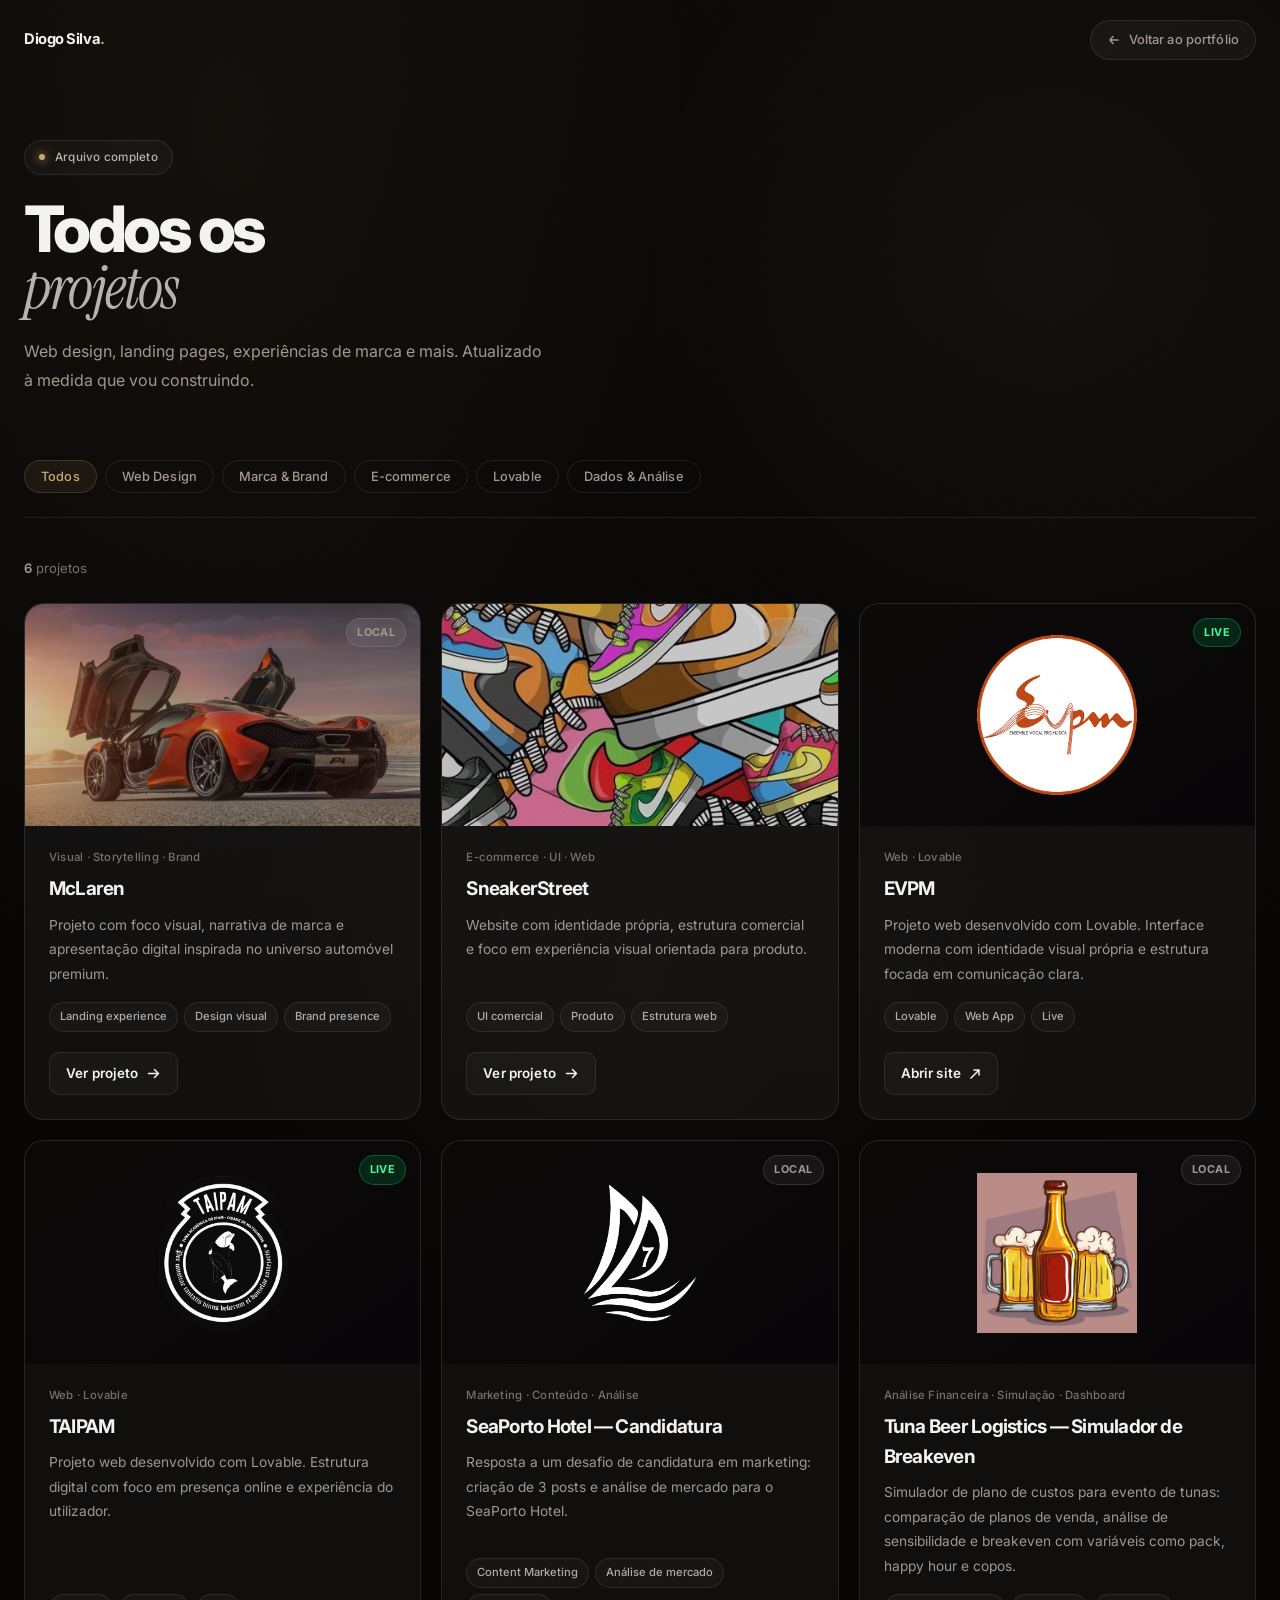
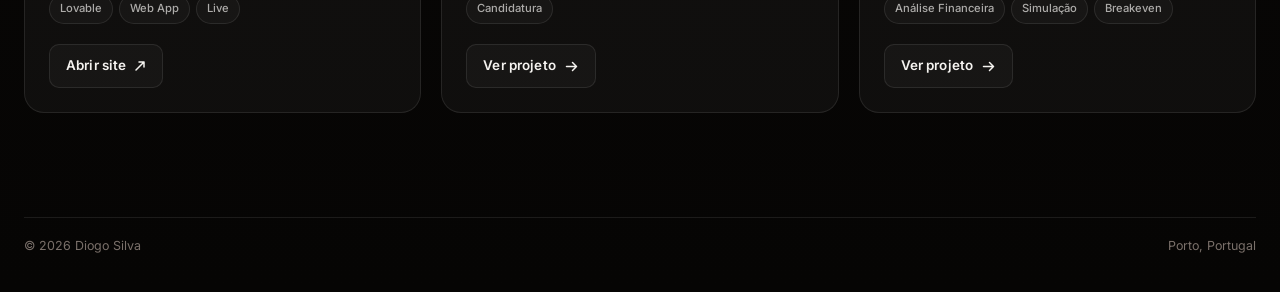
<file: Website/projects.html>
<!DOCTYPE html>
<html lang="pt-PT">
<head>
  <meta charset="UTF-8" />
  <meta name="viewport" content="width=device-width, initial-scale=1.0" />
  <title>Projetos — Diogo Silva | Web Design & Marketing Digital</title>
  <meta name="description" content="Todos os projetos de Diogo Silva — web design, marketing, experiências digitais e mais. McLaren, SneakerStreet, EVPM, TAIPAM." />
  <meta name="robots" content="index, follow" />
  <link rel="canonical" href="https://diogoafonsosilva.github.io/web-designs/Website/projects.html" />
  <meta property="og:type" content="website" />
  <meta property="og:title" content="Projetos — Diogo Silva" />
  <meta property="og:description" content="Web design, marketing e experiências digitais. McLaren, SneakerStreet, EVPM, TAIPAM." />
  <meta property="og:locale" content="pt_PT" />

  <link rel="preconnect" href="https://fonts.googleapis.com" />
  <link rel="preconnect" href="https://fonts.gstatic.com" crossorigin />
  <link href="https://fonts.googleapis.com/css2?family=Instrument+Serif:ital@0;1&family=Inter:wght@300;400;500;600;700;800&display=swap" rel="stylesheet" />

  <style>
    :root {
      --bg: #080706;
      --bg-soft: #0e0b0a;
      --panel: rgba(255, 253, 250, 0.04);
      --panel-2: rgba(255, 253, 250, 0.06);
      --border: rgba(255, 253, 250, 0.09);
      --border-strong: rgba(255, 253, 250, 0.18);
      --text: #f5f3f0;
      --muted: #a09890;
      --muted-2: #7a706a;
      --white-soft: rgba(245, 243, 240, 0.72);
      --gold: #C9A96E;
      --gold-dim: rgba(201, 169, 110, 0.08);
      --gold-border: rgba(201, 169, 110, 0.20);
      --radius: 20px;
      --shadow: 0 12px 48px rgba(0, 0, 0, 0.45), 0 2px 8px rgba(0, 0, 0, 0.18);
      --container: 1240px;
      --expo: cubic-bezier(0.16, 1, 0.3, 1);
      --transition: 0.32s cubic-bezier(0.16, 1, 0.3, 1);
    }

    * { margin: 0; padding: 0; box-sizing: border-box; }
    html { scroll-behavior: smooth; }

    body {
      font-family: "Inter", sans-serif;
      color: var(--text);
      background:
        radial-gradient(ellipse at 18% 8%, rgba(201, 169, 110, 0.04) 0%, transparent 32%),
        radial-gradient(circle at 82% 14%, rgba(255, 253, 250, 0.03) 0%, transparent 22%),
        radial-gradient(circle at 50% 52%, rgba(255, 253, 250, 0.015) 0%, transparent 38%),
        linear-gradient(180deg, #0c0a09 0%, #060504 100%);
      overflow-x: hidden;
      line-height: 1.6;
    }

    body::before {
      content: "";
      position: fixed;
      inset: 0;
      pointer-events: none;
      background-image:
        linear-gradient(rgba(255, 253, 250, 0.022) 1px, transparent 1px),
        linear-gradient(90deg, rgba(255, 253, 250, 0.022) 1px, transparent 1px);
      background-size: 36px 36px;
      mask-image: radial-gradient(circle at center, black 30%, transparent 100%);
      opacity: 0.22;
      z-index: 0;
    }

    body::after {
      content: "";
      position: fixed;
      inset: -100px;
      width: calc(100% + 200px);
      height: calc(100% + 200px);
      pointer-events: none;
      z-index: 9998;
      opacity: 0.055;
      background-image: url("data:image/svg+xml,%3Csvg viewBox='0 0 256 256' xmlns='http://www.w3.org/2000/svg'%3E%3Cfilter id='n'%3E%3CfeTurbulence type='fractalNoise' baseFrequency='0.88' numOctaves='4' stitchTiles='stitch'/%3E%3C/filter%3E%3Crect width='100%25' height='100%25' filter='url(%23n)'/%3E%3C/svg%3E");
      background-size: 256px 256px;
      mix-blend-mode: soft-light;
    }

    a { color: inherit; text-decoration: none; }
    img { max-width: 100%; display: block; }

    .container {
      width: min(var(--container), calc(100% - 48px));
      margin: 0 auto;
      position: relative;
      z-index: 1;
    }

    /* NAV */
    nav {
      position: fixed;
      top: 0; left: 0; right: 0;
      z-index: 100;
      transition: var(--transition);
      border-bottom: 1px solid transparent;
    }
    nav.scrolled {
      background: rgba(8, 7, 6, 0.76);
      backdrop-filter: blur(20px) saturate(140%);
      border-bottom-color: var(--border);
    }
    .nav-wrap {
      width: min(var(--container), calc(100% - 48px));
      margin: 0 auto;
      display: flex;
      align-items: center;
      justify-content: space-between;
      padding: 20px 0;
      gap: 20px;
    }
    .nav-logo {
      font-size: 0.92rem;
      font-weight: 700;
      letter-spacing: -0.03em;
      color: var(--text);
      white-space: nowrap;
    }
    .nav-logo em {
      font-style: normal;
      color: var(--gold);
    }
    .nav-back {
      display: inline-flex;
      align-items: center;
      gap: 8px;
      padding: 9px 16px;
      border: 1px solid var(--border);
      border-radius: 999px;
      background: rgba(255, 253, 250, 0.04);
      font-size: 0.8rem;
      font-weight: 500;
      color: var(--muted);
      transition: var(--transition);
      white-space: nowrap;
      letter-spacing: 0.01em;
    }
    .nav-back:hover {
      color: var(--text);
      background: rgba(255, 253, 250, 0.08);
      border-color: var(--border-strong);
    }
    .nav-back svg { transition: transform 0.22s ease; }
    .nav-back:hover svg { transform: translateX(-3px); }

    /* PAGE HEADER */
    .page-header { padding: 140px 0 64px; }
    .page-kicker {
      display: inline-flex;
      align-items: center;
      gap: 10px;
      padding: 7px 14px;
      border: 1px solid var(--border);
      border-radius: 999px;
      background: rgba(255, 253, 250, 0.03);
      color: var(--white-soft);
      font-size: 0.73rem;
      font-weight: 500;
      margin-bottom: 24px;
      letter-spacing: 0.02em;
    }
    .page-kicker::before {
      content: "";
      width: 6px; height: 6px;
      border-radius: 50%;
      background: var(--gold);
      box-shadow: 0 0 10px var(--gold), 0 0 20px rgba(201, 169, 110, 0.3);
      flex-shrink: 0;
    }
    .page-header h1 {
      font-size: clamp(2.4rem, 5vw, 4.5rem);
      font-weight: 800;
      letter-spacing: -0.055em;
      line-height: 0.95;
      margin-bottom: 20px;
    }
    .page-header h1 em {
      display: block;
      font-family: "Instrument Serif", serif;
      font-style: italic;
      font-weight: 400;
      font-size: 0.94em;
      letter-spacing: -0.03em;
      color: var(--white-soft);
    }
    .page-header p {
      font-size: 1rem;
      color: var(--muted);
      max-width: 520px;
      line-height: 1.85;
    }

    /* FILTER BAR */
    .filter-bar {
      display: flex;
      flex-wrap: wrap;
      gap: 8px;
      margin-bottom: 40px;
      padding-bottom: 24px;
      border-bottom: 1px solid var(--border);
    }
    .filter-btn {
      padding: 8px 16px;
      border-radius: 999px;
      border: 1px solid var(--border);
      background: transparent;
      color: var(--muted);
      font-size: 0.8rem;
      font-weight: 500;
      font-family: "Inter", sans-serif;
      cursor: pointer;
      transition: var(--transition);
      letter-spacing: 0.01em;
    }
    .filter-btn:hover {
      color: var(--text);
      border-color: var(--border-strong);
      background: rgba(255, 253, 250, 0.04);
    }
    .filter-btn.active {
      background: var(--gold-dim);
      color: var(--gold);
      border-color: var(--gold-border);
    }

    /* COUNT */
    .count-bar {
      display: flex;
      align-items: center;
      margin-bottom: 24px;
    }
    .count-text { font-size: 0.82rem; color: var(--muted-2); }
    .count-text strong { color: var(--muted); font-weight: 600; }

    /* GRID */
    .projects-grid {
      display: grid;
      grid-template-columns: repeat(auto-fill, minmax(340px, 1fr));
      gap: 20px;
      margin-bottom: 80px;
    }

    /* CARD */
    .project-card {
      position: relative;
      border-radius: var(--radius);
      border: 1px solid var(--border);
      background: var(--panel);
      overflow: hidden;
      transition: border-color var(--transition), transform 0.4s var(--expo), box-shadow 0.4s ease;
      display: flex;
      flex-direction: column;
    }
    .project-card:hover {
      border-color: rgba(201, 169, 110, 0.22);
      transform: translateY(-5px);
      box-shadow: 0 20px 60px rgba(0, 0, 0, 0.5), 0 8px 24px rgba(201, 169, 110, 0.06);
    }

    /* Photo thumbnail */
    .project-thumb {
      width: 100%;
      aspect-ratio: 16/9;
      object-fit: cover;
      display: block;
      filter: grayscale(10%) brightness(0.82);
      transition: transform 0.6s var(--expo), filter 0.4s ease;
    }
    .project-card:hover .project-thumb {
      transform: scale(1.04);
      filter: grayscale(0%) brightness(0.9);
    }

    /* Logo thumbnail */
    .project-logo-thumb {
      width: 100%;
      aspect-ratio: 16/9;
      display: flex;
      align-items: center;
      justify-content: center;
      background: linear-gradient(145deg, #0c0a09 0%, #080608 100%);
      overflow: hidden;
    }
    .project-logo-thumb img {
      width: 160px;
      height: auto;
      object-fit: contain;
      transition: transform 0.55s var(--expo);
    }
    .project-card:hover .project-logo-thumb img { transform: scale(1.07); }

    /* Body */
    .project-body {
      padding: 22px 24px 24px;
      display: flex;
      flex-direction: column;
      flex: 1;
    }
    .project-type {
      font-size: 0.71rem;
      font-weight: 500;
      letter-spacing: 0.02em;
      color: var(--muted-2);
      margin-bottom: 8px;
    }
    .project-name {
      font-size: 1.18rem;
      font-weight: 700;
      letter-spacing: -0.04em;
      margin-bottom: 8px;
    }
    .project-desc {
      font-size: 0.86rem;
      color: var(--muted);
      line-height: 1.78;
      margin-bottom: 16px;
      flex: 1;
    }
    .project-tags {
      display: flex;
      flex-wrap: wrap;
      gap: 6px;
      margin-bottom: 20px;
    }
    .project-tags span {
      padding: 5px 10px;
      border-radius: 999px;
      border: 1px solid var(--border);
      font-size: 0.7rem;
      color: rgba(245, 243, 240, 0.68);
      font-weight: 500;
      background: rgba(255, 253, 250, 0.03);
    }
    .project-link {
      display: inline-flex;
      align-items: center;
      gap: 8px;
      font-size: 0.84rem;
      font-weight: 600;
      color: var(--text);
      padding: 10px 16px;
      border: 1px solid var(--border);
      border-radius: 10px;
      background: rgba(255, 253, 250, 0.03);
      align-self: flex-start;
      transition: var(--transition);
      letter-spacing: 0.01em;
    }
    .project-link:hover {
      background: rgba(255, 253, 250, 0.07);
      border-color: var(--border-strong);
      gap: 11px;
    }
    .project-link svg { transition: transform 0.24s var(--expo); flex-shrink: 0; }
    .project-link:hover svg { transform: translateX(2px); }

    /* Badge */
    .project-badge {
      position: absolute;
      top: 14px; right: 14px;
      padding: 5px 10px;
      border-radius: 999px;
      font-size: 0.68rem;
      font-weight: 700;
      letter-spacing: 0.04em;
      text-transform: uppercase;
      backdrop-filter: blur(12px);
      z-index: 2;
    }
    .badge-live {
      background: rgba(0, 255, 120, 0.12);
      border: 1px solid rgba(0, 255, 120, 0.26);
      color: #3dffa0;
    }
    .badge-local {
      background: rgba(255, 253, 250, 0.06);
      border: 1px solid rgba(255, 253, 250, 0.12);
      color: var(--muted);
    }

    /* Empty state */
    .empty-state {
      display: none;
      flex-direction: column;
      align-items: center;
      justify-content: center;
      padding: 80px 20px;
      text-align: center;
      color: var(--muted-2);
      font-size: 0.9rem;
      gap: 12px;
    }
    .empty-state svg { opacity: 0.3; }

    /* FOOTER */
    footer { padding: 24px 0 36px; position: relative; z-index: 1; }
    .footer-wrap {
      width: min(var(--container), calc(100% - 48px));
      margin: 0 auto;
      padding-top: 18px;
      border-top: 1px solid var(--border);
      display: flex;
      justify-content: space-between;
      align-items: center;
      font-size: 0.78rem;
      color: var(--muted-2);
      flex-wrap: wrap;
      gap: 10px;
    }

    /* REVEAL */
    .reveal {
      opacity: 0;
      transform: translateY(20px);
      transition: opacity 0.6s var(--expo), transform 0.6s var(--expo);
    }
    .reveal.visible { opacity: 1; transform: none; }

    /* ACCESSIBILITY */
    :focus-visible {
      outline: 2px solid var(--gold);
      outline-offset: 3px;
      border-radius: 4px;
    }

    @media (prefers-reduced-motion: reduce) {
      *, *::before, *::after {
        animation-duration: 0.01ms !important;
        transition-duration: 0.01ms !important;
      }
      .reveal { opacity: 1 !important; transform: none !important; transition: none !important; }
    }

    /* RESPONSIVE */
    @media (max-width: 600px) {
      .projects-grid { grid-template-columns: 1fr; }
      .page-header { padding-top: 96px; padding-bottom: 40px; }
      .page-header h1 { font-size: 2.4rem; }
      .container, .nav-wrap, .footer-wrap { width: min(var(--container), calc(100% - 28px)); }
    }
  </style>
</head>
<body>

  <nav id="nav">
    <div class="nav-wrap">
      <a href="index.html" class="nav-logo">Diogo Silva<em>.</em></a>
      <a href="index.html" class="nav-back">
        <svg width="14" height="14" viewBox="0 0 14 14" fill="none">
          <path d="M11 7H3M6 3.5L3 7l3 3.5" stroke="currentColor" stroke-width="1.5" stroke-linecap="round" stroke-linejoin="round"/>
        </svg>
        Voltar ao portfólio
      </a>
    </div>
  </nav>

  <main>
    <div class="container">

      <header class="page-header reveal">
        <div class="page-kicker">Arquivo completo</div>
        <h1>Todos os<em>projetos</em></h1>
        <p>Web design, landing pages, experiências de marca e mais. Atualizado à medida que vou construindo.</p>
      </header>

      <div class="filter-bar reveal" id="filterBar">
        <button class="filter-btn active" data-filter="all">Todos</button>
        <button class="filter-btn" data-filter="web">Web Design</button>
        <button class="filter-btn" data-filter="brand">Marca & Brand</button>
        <button class="filter-btn" data-filter="ecommerce">E-commerce</button>
        <button class="filter-btn" data-filter="lovable">Lovable</button>
        <button class="filter-btn" data-filter="data">Dados & Análise</button>
      </div>

      <div class="count-bar reveal">
        <p class="count-text"><strong id="visibleCount">5</strong> projetos</p>
      </div>

      <div class="projects-grid" id="projectsGrid">

        <!-- McLaren -->
        <article class="project-card reveal" data-category="web brand">
          <div class="project-badge badge-local">Local</div>
          <img src="assets/img/McLarenProject.jpeg" loading="lazy" alt="Projeto McLaren" class="project-thumb" />
          <div class="project-body">
            <span class="project-type">Visual · Storytelling · Brand</span>
            <h3 class="project-name">McLaren</h3>
            <p class="project-desc">Projeto com foco visual, narrativa de marca e apresentação digital inspirada no universo automóvel premium.</p>
            <div class="project-tags">
              <span>Landing experience</span><span>Design visual</span><span>Brand presence</span>
            </div>
            <a class="project-link" href="../McLarenSite/index.html">
              Ver projeto
              <svg width="15" height="15" viewBox="0 0 15 15" fill="none">
                <path d="M2.5 7.5h10M8.5 3.5l4 4-4 4" stroke="currentColor" stroke-width="1.5" stroke-linecap="round" stroke-linejoin="round"/>
              </svg>
            </a>
          </div>
        </article>

        <!-- SneakerStreet -->
        <article class="project-card reveal" data-category="web ecommerce">
          <div class="project-badge badge-local">Local</div>
          <img src="assets/img/SneakerStoreProject.jpeg" loading="lazy" alt="Projeto SneakerStreet" class="project-thumb" />
          <div class="project-body">
            <span class="project-type">E-commerce · UI · Web</span>
            <h3 class="project-name">SneakerStreet</h3>
            <p class="project-desc">Website com identidade própria, estrutura comercial e foco em experiência visual orientada para produto.</p>
            <div class="project-tags">
              <span>UI comercial</span><span>Produto</span><span>Estrutura web</span>
            </div>
            <a class="project-link" href="../SneakerStore/index.html">
              Ver projeto
              <svg width="15" height="15" viewBox="0 0 15 15" fill="none">
                <path d="M2.5 7.5h10M8.5 3.5l4 4-4 4" stroke="currentColor" stroke-width="1.5" stroke-linecap="round" stroke-linejoin="round"/>
              </svg>
            </a>
          </div>
        </article>

        <!-- EVPM -->
        <article class="project-card reveal" data-category="web lovable">
          <div class="project-badge badge-live">Live</div>
          <div class="project-logo-thumb">
            <img src="assets/img/Logo EVPM.png" loading="lazy" alt="Logo EVPM" />
          </div>
          <div class="project-body">
            <span class="project-type">Web · Lovable</span>
            <h3 class="project-name">EVPM</h3>
            <p class="project-desc">Projeto web desenvolvido com Lovable. Interface moderna com identidade visual própria e estrutura focada em comunicação clara.</p>
            <div class="project-tags">
              <span>Lovable</span><span>Web App</span><span>Live</span>
            </div>
            <a class="project-link" href="https://evpm.lovable.app" target="_blank" rel="noopener">
              Abrir site
              <svg width="12" height="12" viewBox="0 0 12 12" fill="none">
                <path d="M2 10L10 2M10 2H5M10 2V7" stroke="currentColor" stroke-width="1.5" stroke-linecap="round" stroke-linejoin="round"/>
              </svg>
            </a>
          </div>
        </article>

        <!-- TAIPAM -->
        <article class="project-card reveal" data-category="web lovable">
          <div class="project-badge badge-live">Live</div>
          <div class="project-logo-thumb">
            <img src="assets/img/Logo TAIPAM.png" loading="lazy" alt="Logo TAIPAM" />
          </div>
          <div class="project-body">
            <span class="project-type">Web · Lovable</span>
            <h3 class="project-name">TAIPAM</h3>
            <p class="project-desc">Projeto web desenvolvido com Lovable. Estrutura digital com foco em presença online e experiência do utilizador.</p>
            <div class="project-tags">
              <span>Lovable</span><span>Web App</span><span>Live</span>
            </div>
            <a class="project-link" href="https://taipam.lovable.app" target="_blank" rel="noopener">
              Abrir site
              <svg width="12" height="12" viewBox="0 0 12 12" fill="none">
                <path d="M2 10L10 2M10 2H5M10 2V7" stroke="currentColor" stroke-width="1.5" stroke-linecap="round" stroke-linejoin="round"/>
              </svg>
            </a>
          </div>
        </article>

        <!-- SeaPortoHotel -->
        <article class="project-card reveal" data-category="brand">
          <div class="project-badge badge-local">Local</div>
          <div class="project-logo-thumb">
            <img src="assets/img/SeaPortoHotelLogoBranco.png" loading="lazy" alt="Logo SeaPortoHotel" />
          </div>
          <div class="project-body">
            <span class="project-type">Marketing · Conteúdo · Análise</span>
            <h3 class="project-name">SeaPorto Hotel — Candidatura</h3>
            <p class="project-desc">Resposta a um desafio de candidatura em marketing: criação de 3 posts e análise de mercado para o SeaPorto Hotel.</p>
            <div class="project-tags">
              <span>Content Marketing</span><span>Análise de mercado</span><span>Candidatura</span>
            </div>
            <a class="project-link" href="../SeaPortoHotel/index.html">
              Ver projeto
              <svg width="15" height="15" viewBox="0 0 15 15" fill="none">
                <path d="M2.5 7.5h10M8.5 3.5l4 4-4 4" stroke="currentColor" stroke-width="1.5" stroke-linecap="round" stroke-linejoin="round"/>
              </svg>
            </a>
          </div>
        </article>

        <!-- TunaBeerLogistics -->
<article class="project-card reveal" data-category="data">
  <div class="project-badge badge-local">Local</div>
  <div class="project-logo-thumb">
    <img src="assets/img/beer.jpeg" loading="lazy" alt="Tuna Beer Logistics" />
  </div>
  <div class="project-body">
    <span class="project-type">Análise Financeira · Simulação · Dashboard</span>
    <h3 class="project-name">Tuna Beer Logistics — Simulador de Breakeven</h3>
    <p class="project-desc">Simulador de plano de custos para evento de tunas: comparação de planos de venda, análise de sensibilidade e breakeven com variáveis como pack, happy hour e copos.</p>
    <div class="project-tags">
      <span>Análise Financeira</span><span>Simulação</span><span>Breakeven</span>
    </div>
    <a class="project-link" href="../VendasFestival/index.html">
      Ver projeto
      <svg width="15" height="15" viewBox="0 0 15 15" fill="none">
        <path d="M2.5 7.5h10M8.5 3.5l4 4-4 4" stroke="currentColor" stroke-width="1.5" stroke-linecap="round" stroke-linejoin="round"/>
      </svg>
    </a>
  </div>
</article>
        
        <!-- ═══════════════════════════════════
             ADICIONAR NOVOS PROJETOS AQUI
             data-category: "web" | "brand" | "ecommerce" | "lovable"
             badge-live = online | badge-local = ficheiro local
             Para projetos com foto: usar <img class="project-thumb">
             Para projetos Lovable: usar <div class="project-logo-thumb"><img></div>
        ═══════════════════════════════════ -->

      </div>

      <div class="empty-state" id="emptyState">
        <svg width="40" height="40" viewBox="0 0 40 40" fill="none">
          <circle cx="20" cy="20" r="18" stroke="currentColor" stroke-width="1.5"/>
          <path d="M14 20h12" stroke="currentColor" stroke-width="1.5" stroke-linecap="round"/>
        </svg>
        <span>Sem projetos nesta categoria ainda.</span>
      </div>

    </div>
  </main>

  <footer>
    <div class="footer-wrap">
      <span>© 2026 Diogo Silva</span>
      <span>Porto, Portugal</span>
    </div>
  </footer>

  <script src="assets/js/projects.js" defer></script>
</body>
</html>
</file>
<file: assets/css/style.css>
:root {
  --bg: #050505;
  --bg-soft: #0b0b0d;
  --panel: rgba(255, 255, 255, 0.04);
  --panel-2: rgba(255, 255, 255, 0.06);
  --border: rgba(255, 255, 255, 0.09);
  --border-strong: rgba(255, 255, 255, 0.16);
  --text: #f5f5f7;
  --muted: #a1a1aa;
  --muted-2: #7b7b85;
  --white-soft: rgba(255, 255, 255, 0.72);
  --glow: rgba(255, 255, 255, 0.08);
  --radius: 28px;
  --shadow: 0 10px 40px rgba(0, 0, 0, 0.35);
  --container: 1240px;
  --transition: 0.28s ease;
}

* { margin: 0; padding: 0; box-sizing: border-box; }
html { scroll-behavior: smooth; }

body {
  font-family: "Inter", sans-serif;
  color: var(--text);
  background:
    radial-gradient(circle at 20% 10%, rgba(255,255,255,0.06) 0%, transparent 24%),
    radial-gradient(circle at 85% 15%, rgba(255,255,255,0.04) 0%, transparent 20%),
    radial-gradient(circle at 50% 50%, rgba(255,255,255,0.02) 0%, transparent 35%),
    linear-gradient(180deg, #080808 0%, #040404 100%);
  overflow-x: hidden;
  line-height: 1.6;
}

body::before {
  content: "";
  position: fixed;
  inset: 0;
  pointer-events: none;
  background-image:
    linear-gradient(rgba(255,255,255,0.025) 1px, transparent 1px),
    linear-gradient(90deg, rgba(255,255,255,0.025) 1px, transparent 1px);
  background-size: 36px 36px;
  mask-image: radial-gradient(circle at center, black 35%, transparent 100%);
  opacity: 0.25;
  z-index: 0;
}

a { color: inherit; text-decoration: none; }
img { max-width: 100%; display: block; }

.container {
  width: min(var(--container), calc(100% - 48px));
  margin: 0 auto;
  position: relative;
  z-index: 1;
}

/* NAV */
nav {
  position: fixed;
  top: 0; left: 0; right: 0;
  z-index: 100;
  transition: var(--transition);
  border-bottom: 1px solid transparent;
}
nav.scrolled {
  background: rgba(5, 5, 5, 0.72);
  backdrop-filter: blur(18px);
  border-bottom-color: var(--border);
}
.nav-wrap {
  width: min(var(--container), calc(100% - 48px));
  margin: 0 auto;
  display: flex;
  align-items: center;
  justify-content: space-between;
  padding: 22px 0;
  gap: 20px;
}
.nav-logo {
  font-size: 0.95rem;
  font-weight: 700;
  letter-spacing: -0.03em;
  color: #fff;
  white-space: nowrap;
}
.nav-links {
  list-style: none;
  display: flex;
  align-items: center;
  gap: 30px;
  flex-wrap: wrap;
  justify-content: center;
}
.nav-links a {
  font-size: 0.88rem;
  color: var(--muted);
  transition: var(--transition);
}
.nav-links a:hover { color: #fff; }
.nav-actions {
  display: flex;
  align-items: center;
  gap: 10px;
  flex-wrap: wrap;
  justify-content: flex-end;
}
.nav-cta {
  display: inline-flex;
  align-items: center;
  justify-content: center;
  padding: 10px 16px;
  border: 1px solid var(--border);
  border-radius: 999px;
  background: rgba(255,255,255,0.04);
  font-size: 0.82rem;
  font-weight: 500;
  color: #fff;
  transition: var(--transition);
  white-space: nowrap;
}
.nav-cta:hover {
  background: rgba(255,255,255,0.08);
  border-color: var(--border-strong);
}
.nav-back {
  display: inline-flex;
  align-items: center;
  gap: 8px;
  padding: 9px 16px;
  border: 1px solid var(--border);
  border-radius: 999px;
  background: rgba(255,255,255,0.04);
  font-size: 0.82rem;
  font-weight: 500;
  color: var(--muted);
  transition: var(--transition);
}
.nav-back:hover {
  color: #fff;
  background: rgba(255,255,255,0.08);
  border-color: var(--border-strong);
}
.nav-back svg { transition: transform 0.2s ease; }
.nav-back:hover svg { transform: translateX(-3px); }

/* BUTTONS */
.btn-primary, .btn-secondary {
  display: inline-flex;
  align-items: center;
  gap: 10px;
  padding: 14px 22px;
  border-radius: 999px;
  font-size: 0.92rem;
  font-weight: 600;
  transition: var(--transition);
}
.btn-primary {
  background: #fff;
  color: #050505;
  box-shadow: 0 0 0 1px rgba(255,255,255,0.1), 0 12px 30px rgba(255,255,255,0.08);
}
.btn-primary:hover {
  transform: translateY(-2px);
  box-shadow: 0 0 0 1px rgba(255,255,255,0.1), 0 18px 38px rgba(255,255,255,0.14);
}
.btn-secondary {
  border: 1px solid var(--border);
  background: rgba(255,255,255,0.03);
  color: #fff;
}
.btn-secondary:hover {
  transform: translateY(-2px);
  background: rgba(255,255,255,0.06);
  border-color: var(--border-strong);
}

/* SECTIONS */
section { padding: 110px 0; position: relative; z-index: 1; }
.section-head {
  display: flex;
  align-items: end;
  justify-content: space-between;
  gap: 20px;
  margin-bottom: 34px;
}
.section-kicker {
  font-size: 0.78rem;
  color: var(--muted);
  margin-bottom: 10px;
  text-transform: uppercase;
  letter-spacing: 0.12em;
}
.section-title {
  font-size: clamp(2rem, 4vw, 3.5rem);
  line-height: 1;
  letter-spacing: -0.05em;
  font-weight: 800;
}
.section-no {
  font-size: clamp(2rem, 7vw, 5rem);
  letter-spacing: -0.08em;
  color: rgba(255,255,255,0.08);
  font-weight: 800;
  user-select: none;
}
.section-title-row {
  display: flex;
  align-items: center;
  gap: 20px;
  flex-wrap: wrap;
}
.section-link {
  display: inline-flex;
  align-items: center;
  gap: 6px;
  font-size: 0.9rem;
  font-weight: 600;
  color: var(--muted);
  transition: color 0.2s ease, gap 0.2s ease;
}
.section-link:hover {
  color: var(--text, #fff);
  gap: 10px;
}

/* FOOTER */
footer { padding: 28px 0 40px; position: relative; z-index: 1; }
.footer-wrap {
  width: min(var(--container), calc(100% - 48px));
  margin: 0 auto;
  padding-top: 18px;
  border-top: 1px solid var(--border);
  display: flex;
  justify-content: space-between;
  gap: 18px;
  flex-wrap: wrap;
  color: var(--muted-2);
  font-size: 0.82rem;
}

/* REVEAL */
.reveal {
  opacity: 0;
  transform: translateY(28px);
  transition: opacity 0.8s ease, transform 0.8s ease;
}
.reveal.in, .reveal.visible { opacity: 1; transform: none; }

/* RESPONSIVE */
@media (max-width: 760px) {
  .container, .nav-wrap, .footer-wrap { width: min(var(--container), calc(100% - 28px)); }
  .nav-links { display: none; }
}
</file>
<file: assets/css/home.css>
/* HERO */
.hero {
  min-height: 100vh;
  display: flex;
  align-items: center;
  padding: 120px 0 80px;
  position: relative;
}
.hero-grid {
  display: grid;
  grid-template-columns: minmax(0, 1.08fr) minmax(340px, 420px);
  gap: 44px;
  align-items: center;
}
.eyebrow {
  display: inline-flex;
  align-items: center;
  gap: 10px;
  padding: 8px 14px;
  border: 1px solid var(--border);
  border-radius: 999px;
  background: rgba(255,255,255,0.03);
  color: var(--white-soft);
  font-size: 0.75rem;
  font-weight: 500;
  margin-bottom: 22px;
}
.eyebrow::before {
  content: "";
  width: 8px; height: 8px;
  border-radius: 50%;
  background: #fff;
  box-shadow: 0 0 18px rgba(255,255,255,0.5);
}
.hero h1 {
  font-size: clamp(3.4rem, 7vw, 6.5rem);
  line-height: 0.95;
  letter-spacing: -0.06em;
  font-weight: 800;
  max-width: 760px;
  margin-bottom: 22px;
}
.hero h1 span { display: block; color: var(--white-soft); }
.hero p.lead {
  max-width: 640px;
  font-size: 1.06rem;
  color: var(--muted);
  line-height: 1.85;
  margin-bottom: 30px;
}
.hero-tags {
  display: flex;
  flex-wrap: wrap;
  gap: 10px;
  margin-bottom: 34px;
}
.hero-tags span {
  padding: 9px 14px;
  border-radius: 999px;
  border: 1px solid var(--border);
  background: rgba(255,255,255,0.03);
  color: #d9d9df;
  font-size: 0.8rem;
  font-weight: 500;
}
.hero-actions {
  display: flex;
  flex-wrap: wrap;
  gap: 14px;
  margin-bottom: 48px;
}
.hero-stats {
  display: grid;
  grid-template-columns: repeat(3, 1fr);
  gap: 16px;
  max-width: 760px;
}
.stat {
  padding: 22px 20px;
  border: 1px solid var(--border);
  border-radius: 22px;
  background: linear-gradient(180deg, rgba(255,255,255,0.04), rgba(255,255,255,0.02));
  box-shadow: inset 0 1px 0 rgba(255,255,255,0.03);
}
.stat strong {
  display: block;
  font-size: 1.7rem;
  letter-spacing: -0.04em;
  margin-bottom: 4px;
}
.stat span { font-size: 0.82rem; color: var(--muted); }

/* HERO VISUAL */
.hero-visual {
  position: relative;
  min-height: 620px;
  display: flex;
  align-items: center;
  justify-content: center;
}
.hero-visual::before {
  content: "";
  position: absolute;
  inset: 12% 10%;
  border-radius: 38px;
  background:
    radial-gradient(circle at 50% 30%, rgba(255,255,255,0.12) 0%, transparent 32%),
    linear-gradient(180deg, rgba(255,255,255,0.06), rgba(255,255,255,0.02));
  filter: blur(4px);
  opacity: 0.95;
}
.photo-card {
  position: relative;
  width: 100%;
  max-width: 390px;
  border-radius: 34px;
  border: 1px solid var(--border);
  background: linear-gradient(180deg, rgba(255,255,255,0.05), rgba(255,255,255,0.02));
  box-shadow: var(--shadow);
  overflow: hidden;
  padding: 18px;
  z-index: 2;
}
.photo-card-top {
  display: flex;
  align-items: center;
  justify-content: space-between;
  margin-bottom: 18px;
  color: var(--muted);
  font-size: 0.72rem;
}
.dots { display: flex; gap: 6px; }
.dots span {
  width: 8px; height: 8px;
  border-radius: 50%;
  background: rgba(255,255,255,0.18);
}
.photo-frame {
  border-radius: 24px;
  overflow: hidden;
  background: #111;
  border: 1px solid rgba(255,255,255,0.08);
  position: relative;
}
.photo-frame::after {
  content: "";
  position: absolute;
  inset: 0;
  background: linear-gradient(180deg, transparent 0%, rgba(0,0,0,0.2) 100%);
  pointer-events: none;
}
.hero-photo {
  width: 100%;
  height: 470px;
  object-fit: cover;
  object-position: center top;
  filter: grayscale(8%) contrast(1.05);
}
.mini-card {
  position: absolute;
  border-radius: 20px;
  border: 1px solid var(--border);
  background: rgba(10,10,12,0.78);
  backdrop-filter: blur(12px);
  box-shadow: var(--shadow);
  padding: 14px 16px;
  z-index: 3;
}
.mini-card.top-right { top: 70px; right: -12px; width: 170px; }
.mini-card.bottom-left { bottom: 70px; left: -24px; width: 180px; }
.mini-card .mini-label { font-size: 0.68rem; color: var(--muted-2); margin-bottom: 6px; }
.mini-card .mini-value { font-size: 1.2rem; font-weight: 700; letter-spacing: -0.04em; margin-bottom: 4px; }
.mini-card .mini-sub { font-size: 0.72rem; color: var(--muted); }

/* PROJECTS (featured cards) */
.projects-grid {
  display: grid;
  grid-template-columns: repeat(2, minmax(0, 1fr));
  gap: 24px;
}
.project-card {
  position: relative;
  overflow: hidden;
  min-height: 460px;
  border-radius: 30px;
  border: 1px solid var(--border);
  background: #0a0a0c;
  box-shadow: var(--shadow);
  transition: var(--transition);
  isolation: isolate;
}
.project-card::before {
  content: "";
  position: absolute;
  inset: 0;
  background: radial-gradient(circle at 50% 15%, rgba(255,255,255,0.14) 0%, transparent 38%);
  opacity: 0;
  transition: var(--transition);
  z-index: 1;
}
.project-card:hover::before { opacity: 1; }
.project-card:hover {
  transform: translateY(-5px);
  border-color: var(--border-strong);
}
.project-img {
  position: absolute;
  inset: 0;
  width: 100%; height: 100%;
  object-fit: cover;
  filter: grayscale(14%) brightness(0.58);
  transition: transform 0.7s ease, filter 0.35s ease;
}
.project-card:hover .project-img {
  transform: scale(1.05);
  filter: grayscale(0%) brightness(0.7);
}

/* Logo thumb for Lovable / brand cards */
.project-logo-thumb {
  position: absolute;
  inset: 0;
  width: 100%; height: 100%;
  display: flex;
  align-items: center;
  justify-content: center;
  background: linear-gradient(135deg, #0c0c10 0%, #080810 100%);
  overflow: hidden;
}
.project-logo-thumb img {
  width: 100%;
  height: 100%;
  object-fit: cover;
  filter: grayscale(14%) brightness(0.58);
  transition: transform 0.7s ease, filter 0.35s ease;
}
.project-card:hover .project-logo-thumb img {
  transform: scale(1.06);
  filter: grayscale(0%) brightness(0.7);
}

/* Framed variant: logo has its own white/solid background, show it whole instead of bleeding */
.project-logo-thumb.framed {
  background: linear-gradient(135deg, #efe6d8 0%, #e2d5c0 100%);
  padding: 14%;
}
.project-logo-thumb.framed img {
  width: 100%;
  height: 100%;
  object-fit: contain;
  filter: none;
}
.project-card:hover .project-logo-thumb.framed img {
  transform: scale(1.05);
  filter: none;
}

/* Framed card layout: logo box on top (flow, not absolute) + content below on solid bg.
   Used for logos with their own solid background — an overlay bleeding through reads as broken. */
.project-card--framed {
  display: flex;
  flex-direction: column;
}
.project-card--framed .project-logo-thumb.framed {
  position: static;
  height: 240px;
}
.project-card--framed .project-content {
  position: static;
  flex: 1;
  display: flex;
  flex-direction: column;
  padding: 26px 30px 30px;
}
.project-card--framed .project-desc { max-width: 100%; }
.project-card--framed .project-link { margin-top: auto; }

.project-overlay {
  position: absolute;
  inset: 0;
  background: linear-gradient(180deg, rgba(0,0,0,0.08) 0%, rgba(0,0,0,0.78) 75%, rgba(0,0,0,0.95) 100%);
  z-index: 2;
}
.project-content {
  position: absolute;
  inset: auto 0 0 0;
  z-index: 3;
  padding: 30px;
}
.project-type {
  display: inline-flex;
  margin-bottom: 12px;
  padding: 7px 12px;
  border-radius: 999px;
  border: 1px solid rgba(255,255,255,0.09);
  background: rgba(255,255,255,0.04);
  color: #d7d7dd;
  font-size: 0.72rem;
  font-weight: 500;
}
.project-name {
  font-size: 2rem;
  line-height: 1;
  letter-spacing: -0.05em;
  font-weight: 800;
  margin-bottom: 14px;
}
.project-desc {
  color: var(--muted);
  font-size: 0.96rem;
  line-height: 1.75;
  max-width: 90%;
  margin-bottom: 22px;
}
.project-meta {
  display: flex;
  flex-wrap: wrap;
  gap: 8px;
  margin-bottom: 22px;
}
.project-meta span {
  font-size: 0.74rem;
  color: #d8d8de;
  padding: 7px 12px;
  border-radius: 999px;
  background: rgba(255,255,255,0.05);
  border: 1px solid rgba(255,255,255,0.08);
}
.project-link {
  display: inline-flex;
  align-items: center;
  gap: 10px;
  font-size: 0.9rem;
  font-weight: 600;
  color: #fff;
}
.project-link svg { transition: transform var(--transition); }
.project-card:hover .project-link svg { transform: translateX(4px); }

.projects-cta {
  text-align: center;
  margin-top: 36px;
}

/* SKILLS */
.skills-grid {
  display: grid;
  grid-template-columns: repeat(3, minmax(0, 1fr));
  gap: 20px;
}
.skill-card {
  padding: 28px;
  border: 1px solid var(--border);
  border-radius: 26px;
  background: linear-gradient(180deg, rgba(255,255,255,0.04), rgba(255,255,255,0.02));
  box-shadow: var(--shadow);
  transition: var(--transition);
}
.skill-card:hover {
  transform: translateY(-4px);
  border-color: var(--border-strong);
  background: linear-gradient(180deg, rgba(255,255,255,0.06), rgba(255,255,255,0.03));
}
.skill-no {
  display: inline-flex;
  align-items: center;
  justify-content: center;
  width: 42px; height: 42px;
  border-radius: 12px;
  margin-bottom: 18px;
  background: rgba(255,255,255,0.06);
  border: 1px solid rgba(255,255,255,0.08);
  color: #fff;
  font-size: 0.9rem;
  font-weight: 700;
}
.skill-card h3 {
  font-size: 1.35rem;
  font-weight: 700;
  letter-spacing: -0.04em;
  margin-bottom: 12px;
}
.skill-card p {
  font-size: 0.94rem;
  color: var(--muted);
  line-height: 1.8;
  margin-bottom: 20px;
}
.skill-tags { display: flex; flex-wrap: wrap; gap: 8px; }
.skill-tags span {
  padding: 7px 11px;
  border-radius: 999px;
  background: rgba(255,255,255,0.04);
  border: 1px solid rgba(255,255,255,0.08);
  color: #d8d8de;
  font-size: 0.72rem;
  font-weight: 500;
}

/* TIMELINE */
.timeline { display: grid; gap: 18px; }
.timeline-item {
  display: grid;
  grid-template-columns: 230px 1fr;
  gap: 24px;
  padding: 28px;
  border: 1px solid var(--border);
  border-radius: 26px;
  background: linear-gradient(180deg, rgba(255,255,255,0.04), rgba(255,255,255,0.02));
  box-shadow: var(--shadow);
}
.timeline-period { font-size: 0.84rem; color: #fff; font-weight: 600; margin-bottom: 8px; }
.timeline-org { font-size: 0.82rem; color: var(--muted); line-height: 1.6; }
.timeline-content h3 {
  font-size: 1.3rem;
  line-height: 1.2;
  letter-spacing: -0.04em;
  font-weight: 700;
  margin-bottom: 12px;
}
.timeline-content p {
  color: var(--muted);
  font-size: 0.95rem;
  line-height: 1.85;
  margin-bottom: 18px;
}
.timeline-pills { display: flex; flex-wrap: wrap; gap: 8px; }
.timeline-pills span {
  padding: 7px 11px;
  border-radius: 999px;
  font-size: 0.72rem;
  font-weight: 500;
  color: #d7d7dd;
  background: rgba(255,255,255,0.04);
  border: 1px solid rgba(255,255,255,0.08);
}

/* CONTACT */
.contact-box {
  padding: 42px;
  border-radius: 34px;
  border: 1px solid var(--border);
  background:
    radial-gradient(circle at 50% 0%, rgba(255,255,255,0.08) 0%, transparent 32%),
    linear-gradient(180deg, rgba(255,255,255,0.05), rgba(255,255,255,0.02));
  box-shadow: var(--shadow);
  text-align: center;
}
.contact-box h2 {
  font-size: clamp(2.2rem, 5vw, 4.3rem);
  line-height: 0.95;
  letter-spacing: -0.06em;
  font-weight: 800;
  margin-bottom: 16px;
}
.contact-box p {
  max-width: 700px;
  margin: 0 auto 28px;
  color: var(--muted);
  line-height: 1.9;
  font-size: 1rem;
}
.contact-actions {
  display: flex;
  justify-content: center;
  flex-wrap: wrap;
  gap: 14px;
}

/* RESPONSIVE */
@media (max-width: 1080px) {
  .hero-grid { grid-template-columns: 1fr; }
  .hero-visual { min-height: auto; order: -1; padding-top: 30px; }
  .photo-card { max-width: 420px; }
  .mini-card.top-right { right: 12px; }
  .mini-card.bottom-left { left: 12px; }
  .hero-stats { grid-template-columns: 1fr; }
  .projects-grid, .skills-grid { grid-template-columns: 1fr; }
  .timeline-item { grid-template-columns: 1fr; }
  .nav-wrap { flex-wrap: wrap; justify-content: center; }
}
@media (max-width: 760px) {
  .hero { padding-top: 100px; }
  .hero h1 { font-size: 3.3rem; }
  .hero p.lead { font-size: 0.98rem; }
  .section-head { align-items: start; flex-direction: column; }
  .project-card { min-height: 420px; }
  .project-desc { max-width: 100%; }
  .contact-box { padding: 32px 22px; }
  .mini-card.top-right { right: 12px; top: 24px; }
  .mini-card.bottom-left { left: 12px; bottom: 24px; }
}
</file>
<file: McLarenSite/assets/css/style.css>
*, *::before, *::after { margin: 0; padding: 0; box-sizing: border-box; }

:root {
  --orange:  #FF8000;
  --papaya:  #FF6600;
  --dark:    #0E0E10;
  --mid:     #141416;
  --card:    #1C1C1E;
  --border:  rgba(255,255,255,0.08);
  --text:    #E8E8E8;
  --muted:   #888;
  --max-w:   1200px;
  --side:    max(48px, calc((100% - 1200px) / 2 + 48px));
}

html, body { scroll-behavior: smooth; background: var(--dark); }
html { min-height:100%; }

body {
  background: var(--dark);
  color: var(--text);
  font-family: 'Barlow', sans-serif;
  font-weight: 300;
  overflow-x: hidden;
  cursor: none;
}


/* ── Cursor ── */
.cursor {
  position: fixed; width: 8px; height: 8px;
  background: var(--orange); border-radius: 50%;
  pointer-events: none; z-index: 9999;
  transform: translate(-50%,-50%);
}
.cursor-ring {
  position: fixed; width: 32px; height: 32px;
  border: 1px solid rgba(255,128,0,.5); border-radius: 50%;
  pointer-events: none; z-index: 9998;
  transform: translate(-50%,-50%);
  transition: width .3s, height .3s, border-color .3s;
}
@media (hover: none) { .cursor, .cursor-ring { display:none; } body { cursor:auto; } }

/* ── Noise ── */
body::before {
  content:''; position:fixed; inset:0;
  background-image: url("data:image/svg+xml,%3Csvg viewBox='0 0 200 200' xmlns='http://www.w3.org/2000/svg'%3E%3Cfilter id='n'%3E%3CfeTurbulence type='fractalNoise' baseFrequency='.9' numOctaves='4' stitchTiles='stitch'/%3E%3C/filter%3E%3Crect width='100%25' height='100%25' filter='url(%23n)' opacity='.04'/%3E%3C/svg%3E");
  pointer-events:none; z-index:1000; opacity:.25;
}

/* ══════════════════════════════════════
   NAV
══════════════════════════════════════ */
nav {
  position: fixed; top:0; left:0; right:0; z-index:500;
  background: linear-gradient(to bottom, rgba(14,14,16,.97) 70%, transparent);
  backdrop-filter: blur(8px);
}
.nav-inner {
  max-width: var(--max-w); margin:0 auto;
  display: flex; align-items: center; justify-content: space-between;
  padding: 14px 48px; gap: 20px;
}
.nav-logo {
  font-family: 'Bebas Neue', sans-serif; font-size:24px;
  letter-spacing:4px; color:#fff; text-decoration:none; flex-shrink:0;
}
.nav-logo span { color: var(--orange); }
.nav-links {
  display:flex; gap:28px; list-style:none; flex:1; justify-content:center;
}
.nav-links a {
  color: var(--muted); text-decoration:none; font-size:11px;
  letter-spacing:2.5px; text-transform:uppercase; font-weight:400;
  transition:color .25s; white-space:nowrap;
}
.nav-links a:hover { color:#fff; }
.nav-cta {
  background: var(--orange); color:#fff; border:none;
  padding:10px 24px; flex-shrink:0;
  font-family:'Barlow',sans-serif; font-size:11px;
  letter-spacing:2px; text-transform:uppercase; font-weight:600;
  cursor:none; transition:background .2s;
}
.nav-cta:hover { background: var(--papaya); }
.hamburger {
  display:none; flex-direction:column; gap:5px;
  cursor:pointer; background:none; border:none; padding:4px; flex-shrink:0;
}
.hamburger span { display:block; width:24px; height:1.5px; background:#fff; transition:all .3s; }
.hamburger.active span:nth-child(1) { transform:translateY(6.5px) rotate(45deg); }
.hamburger.active span:nth-child(2) { opacity:0; }
.hamburger.active span:nth-child(3) { transform:translateY(-6.5px) rotate(-45deg); }
.nav-drawer {
  display:none; position:fixed; inset:0;
  background:rgba(14,14,16,.98); z-index:490;
  flex-direction:column; align-items:center; justify-content:center; gap:28px;
}
.nav-drawer.open { display:flex; }
.nav-drawer a {
  font-family:'Bebas Neue',sans-serif; font-size:38px;
  letter-spacing:4px; color:var(--text); text-decoration:none; transition:color .2s;
}
.nav-drawer a:hover { color:var(--orange); }

/* ══════════════════════════════════════
   BUTTONS
══════════════════════════════════════ */
.btn-primary {
  display:inline-block;
  background:var(--orange); color:#fff; border:none;
  padding:13px 32px; white-space:nowrap;
  font-family:'Barlow',sans-serif; font-size:11px;
  letter-spacing:2.5px; text-transform:uppercase; font-weight:600;
  cursor:none; transition:background .2s, transform .2s, box-shadow .2s;
}
.btn-primary:hover { background:var(--papaya); transform:translateY(-2px); box-shadow:0 8px 28px rgba(255,128,0,.3); }
.btn-ghost {
  display:inline-block;
  background:transparent; color:#fff;
  border:1px solid rgba(255,255,255,.2);
  padding:13px 32px; white-space:nowrap;
  font-family:'Barlow',sans-serif; font-size:11px;
  letter-spacing:2.5px; text-transform:uppercase; font-weight:600;
  cursor:none; transition:border-color .2s, color .2s, transform .2s;
}
.btn-ghost:hover { border-color:var(--orange); color:var(--orange); transform:translateY(-2px); }

/* ══════════════════════════════════════
   SECTION HELPERS
══════════════════════════════════════ */
.section-wrap { max-width: var(--max-w); margin:0 auto; }
.section-label {
  display:inline-flex; align-items:center; gap:10px;
  font-size:11px; letter-spacing:4px; text-transform:uppercase;
  color:var(--orange); font-weight:600; margin-bottom:14px;
}
.section-label::before { content:''; width:20px; height:1px; background:var(--orange); }
.section-title {
  font-family:'Bebas Neue',sans-serif;
  font-size:clamp(34px,4.5vw,64px);
  letter-spacing:2px; color:#fff; line-height:1; margin-bottom:16px;
}
.section-body { font-size:14px; line-height:1.8; color:var(--muted); max-width:480px; }

/* ── Image placeholder ── */
.img-ph {
  width:100%; height:100%;
  display:flex; flex-direction:column; align-items:center; justify-content:center; gap:10px;
  border:2px dashed rgba(255,128,0,.2);
  color:rgba(255,128,0,.4); font-size:11px; letter-spacing:2px; text-transform:uppercase;
  background:var(--card);
}
.img-ph svg { opacity:.3; }
img ~ .img-ph { display:none !important; }

/* ══════════════════════════════════════
   HERO  — fixed 100vh, no overflow
══════════════════════════════════════ */
.hero {
  height: 100vh;
  min-height: 560px;
  max-height: 780px;
  display: flex;
  flex-direction: column;
  overflow: hidden;
  position: relative;
}

.hero-bg {
  position:absolute; inset:0;
  background:
    radial-gradient(ellipse 60% 55% at 65% 50%, rgba(255,128,0,.09) 0%, transparent 65%),
    #0E0E10;
  z-index:0;
}
.hero-bg::after {
  content:''; position:absolute;
  top:-20%; right:12%; width:1px; height:140%;
  background:linear-gradient(to bottom,transparent,rgba(255,128,0,.18),transparent);
  transform:rotate(10deg);
}

.hero-inner {
  flex:1;
  min-height:0;
  position:relative; z-index:2;
  display:grid;
  grid-template-columns: 45% 55%;
  align-items: center;
  padding: 72px var(--side) 0;
  gap: 0;
  overflow: hidden;
}

.hero-content { padding-right: 32px; position:relative; z-index:2; }

.hero-eyebrow {
  display:inline-flex; align-items:center; gap:10px;
  font-size:11px; letter-spacing:4px; text-transform:uppercase;
  color:var(--orange); font-weight:600; margin-bottom:18px;
  opacity:0; animation:fadeUp .8s .5s forwards;
}
.hero-eyebrow::before { content:''; width:24px; height:1px; background:var(--orange); }

.hero-title {
  font-family:'Bebas Neue',sans-serif;
  font-size:clamp(42px,4.2vw,72px);
  line-height:.93; letter-spacing:2px; color:#fff;
  opacity:0; animation:fadeUp .9s .7s forwards;
}
.hero-title em { font-style:normal; color:var(--orange); }

.hero-subtitle {
  margin-top:16px; font-size:13px; line-height:1.7;
  color:var(--muted); max-width:360px;
  opacity:0; animation:fadeUp .9s .9s forwards;
}

.hero-actions {
  display:flex; flex-wrap:wrap; gap:12px; margin-top:24px;
  opacity:0; animation:fadeUp .9s 1.1s forwards;
  align-items:center;
}

.hero-car-wrap {
  height:100%;
  display:flex; align-items:center; justify-content:center;
  overflow:visible; position:relative;
  opacity:0;
  animation:fadeSlideIn 1.2s .3s forwards;
}
.hero-car-wrap::before {
  content:'';
  position:absolute; inset:0;
  background: radial-gradient(ellipse 80% 70% at 55% 50%, rgba(255,100,0,.14) 0%, transparent 68%);
  pointer-events:none; z-index:0;
}
.hero-car-wrap img {
  display:block;
  width:100%;
  max-width:none;
  height:auto;
  position:relative; z-index:1;
  filter:
    drop-shadow(-60px 0 40px rgba(255,80,0,.22))
    drop-shadow(-120px 0 80px rgba(255,40,0,.09))
    drop-shadow(0 30px 50px rgba(0,0,0,.9));
}
.hero-car-wrap .img-ph { height:100%; width:100%; }

@keyframes fadeSlideIn { from{opacity:0;transform:translateX(60px)} to{opacity:1;transform:translateX(0)} }
@keyframes fadeUp      { from{opacity:0;transform:translateY(24px)} to{opacity:1;transform:translateY(0)} }

.hero-stats {
  flex-shrink:0;
  position:relative; z-index:2;
  display:flex;
  border-top:1px solid var(--border);
  padding:18px var(--side) 22px;
  opacity:0; animation:fadeUp .9s 1.3s forwards;
}
.stat { flex:1; padding-right:24px; border-right:1px solid var(--border); }
.stat:nth-child(n+2) { padding-left:24px; }
.stat:last-child  { border-right:none; padding-right:0; }
.stat-value { font-family:'Bebas Neue',sans-serif; font-size:30px; color:#fff; line-height:1; }
.stat-value small { font-size:16px; color:var(--orange); }
.stat-label { font-size:11px; letter-spacing:2px; text-transform:uppercase; color:var(--muted); margin-top:4px; }

/* ══════════════════════════════════════
   MODELS — fixed total height, accordion
══════════════════════════════════════ */
.models-section { background:var(--mid); padding:80px var(--side); }
.models-section .section-wrap { max-width:none; margin:0; }
.models-header {
  display:flex; align-items:flex-end; justify-content:space-between;
  margin-bottom:40px; flex-wrap:wrap; gap:20px;
}

.models-grid {
  display:flex; gap:3px;
  height:520px;
}

.model-card {
  flex:1; min-width:60px;
  position:relative; background:var(--card);
  overflow:hidden; cursor:none;
  transition:flex .5s cubic-bezier(.4,0,.2,1);
  display:flex; flex-direction:column;
}
.model-card.active { flex:4; }

.model-card::after {
  content:''; position:absolute; bottom:0; left:0;
  width:0; height:3px; background:var(--orange);
  transition:width .45s ease; z-index:3;
}
.model-card.active::after { width:100%; }

.model-thumb {
  flex-shrink:0;
  height:260px;
  overflow:hidden;
  position:relative;
  background:#0d0d0f;
}
.model-thumb img {
  position:absolute; inset:0;
  width:100%; height:100%;
  object-fit:contain;
  object-position:center center;
  padding:12px;
  background:#0d0d0f;
  transition:transform .5s ease;
}
.model-thumb img:hover { transform:scale(1.05); }
.model-thumb .img-ph { height:100%; }

.model-collapsed-label {
  position:absolute; bottom:0; left:0; right:0;
  padding:40px 12px 12px;
  background:linear-gradient(to top,rgba(0,0,0,.92),transparent);
  font-family:'Bebas Neue',sans-serif; font-size:17px; letter-spacing:2px; color:#fff;
  transition:opacity .3s; z-index:2;
  white-space:nowrap; overflow:hidden; text-overflow:ellipsis;
}
.model-card.active .model-collapsed-label { opacity:0; pointer-events:none; }

.model-info {
  flex:1; min-height:0;
  padding:20px 20px 24px;
  overflow:hidden;
  opacity:0; transform:translateY(8px);
  transition:opacity .3s .2s, transform .3s .2s;
  pointer-events:none;
  display:flex; flex-direction:column;
}
.model-card.active .model-info { opacity:1; transform:translateY(0); pointer-events:auto; }

.model-tag  { font-size:11px; letter-spacing:3px; text-transform:uppercase; color:var(--orange); font-weight:600; margin-bottom:5px; }
.model-name { font-family:'Bebas Neue',sans-serif; font-size:30px; letter-spacing:1px; color:#fff; margin-bottom:6px; }
.model-desc { font-size:12px; line-height:1.65; color:var(--muted); margin-bottom:14px; flex:1; overflow:hidden; }

.model-specs { display:flex; gap:14px; border-top:1px solid var(--border); padding-top:12px; flex-wrap:wrap; flex-shrink:0; }
.spec { font-size:11px; color:var(--muted); }
.spec strong { display:block; font-family:'Bebas Neue',sans-serif; font-size:20px; color:#fff; font-weight:400; }

.model-cta { margin-top:14px; flex-shrink:0; }

/* ══════════════════════════════════════
   FEATURE / TECHNOLOGY
══════════════════════════════════════ */
.feature-section { background:var(--dark); padding:90px var(--side); }
.feature-inner {
  display:grid; grid-template-columns:1fr 1fr; gap:72px; align-items:center;
}

.feature-visual { position:relative; height:420px; flex-shrink:0; }
.feature-frame {
  position:absolute; inset:0;
  border:1px solid var(--border);
  background: transparent;
}
.feature-frame::before {
  content:''; position:absolute;
  top:-1px; left:28px; right:28px; height:2px;
  background:linear-gradient(to right,transparent,var(--orange),transparent);
}
.feature-img-slot {
  position:absolute; inset:14px;
  overflow:hidden; background:#0d0d0f;
}
.feature-img-slot img { width:100%; height:100%; object-fit:contain; object-position:center; display:block; }
.feature-img-slot .img-ph { height:100%; }

.feature-list { list-style:none; margin-top:28px; }
.feature-list li {
  display:flex; gap:14px; padding:16px 0;
  border-bottom:1px solid var(--border); align-items:flex-start;
}
.feature-num { font-family:'Bebas Neue',sans-serif; font-size:11px; color:var(--orange); min-width:20px; padding-top:2px; }
.feature-text strong { display:block; font-size:13px; font-weight:600; color:#fff; margin-bottom:2px; }
.feature-text span   { font-size:12px; color:var(--muted); line-height:1.6; }

/* ══════════════════════════════════════
   GALLERY
══════════════════════════════════════ */
.gallery-section { background:var(--mid); padding:72px 0; }
.gallery-header { padding:0 var(--side) 36px; display:flex; justify-content:space-between; align-items:flex-end; flex-wrap:wrap; gap:16px; }

.gallery-track-outer {
  padding: 0 var(--side);
  overflow: hidden;
}
.gallery-track {
  display: flex;
  gap: 3px;
}
.gallery-item[aria-hidden="true"] { display: none; }

.gallery-item {
  flex: 1 1 0;
  height: 200px;
  background: var(--card); position: relative;
  overflow: hidden; cursor: none;
  transition: flex .4s ease;
}
.gallery-item:hover { flex: 2.8 1 0; }

.gallery-item img {
  position:absolute; inset:0;
  width:100%; height:100%;
  object-fit:cover; object-position:center;
  display:block;
}
.gallery-item .img-ph { height:100%; }

.gallery-item::after {
  content:attr(data-label);
  position:absolute; bottom:0; left:0; right:0;
  padding:40px 14px 14px;
  background:linear-gradient(to top,rgba(0,0,0,.85),transparent);
  font-family:'Bebas Neue',sans-serif; font-size:15px; letter-spacing:2px;
  color:rgba(255,255,255,0); transition:color .3s;
  pointer-events:none;
}
.gallery-item:hover::after { color:rgba(255,255,255,.9); }

/* ══════════════════════════════════════
   CTA BANNER
══════════════════════════════════════ */
.cta-section {
  background:var(--dark); padding:100px var(--side);
  text-align:center; position:relative; overflow:hidden;
}
.cta-section::before {
  content:''; position:absolute; inset:0;
  background:radial-gradient(ellipse 70% 50% at 50% 50%,rgba(255,128,0,.07),transparent 70%);
}
.cta-section .section-label { justify-content:center; }
.cta-section .section-title { font-size:clamp(40px,6vw,80px); }
.cta-section .section-body  { margin:0 auto 40px; text-align:center; }
.cta-actions { display:flex; gap:16px; justify-content:center; flex-wrap:wrap; position:relative; z-index:2; }

/* ══════════════════════════════════════
   FOOTER
══════════════════════════════════════ */
footer { background:#080809; padding:52px var(--side); border-top:1px solid var(--border); }
.footer-inner {
  max-width:var(--max-w); margin:0 auto;
  display:grid; grid-template-columns:2fr 1fr 1fr 1fr; gap:44px;
}
.footer-brand .nav-logo { display:block; margin-bottom:12px; }
.footer-brand p { font-size:13px; color:var(--muted); line-height:1.7; max-width:220px; }
.footer-col h4 { font-size:11px; letter-spacing:3px; text-transform:uppercase; color:#fff; font-weight:600; margin-bottom:16px; }
.footer-col ul { list-style:none; }
.footer-col ul li { margin-bottom:9px; }
.footer-col ul a { font-size:13px; color:var(--muted); text-decoration:none; transition:color .2s; }
.footer-col ul a:hover { color:var(--orange); }

.footer-bottom { background:#080809; padding:14px var(--side); border-top:1px solid var(--border); }
.footer-bottom-inner { max-width:var(--max-w); margin:0 auto; display:flex; justify-content:space-between; flex-wrap:wrap; gap:8px; }
.footer-bottom p { font-size:11px; color:var(--muted); }
.footer-bottom a { font-size:11px; color:var(--orange); text-decoration:none; }

/* ══════════════════════════════════════
   SCROLL REVEAL
══════════════════════════════════════ */
.reveal { opacity:0; transform:translateY(32px); transition:opacity .8s ease, transform .8s ease; }
.reveal.visible { opacity:1; transform:translateY(0); }
.reveal-d1 { transition-delay:.1s; }
.reveal-d2 { transition-delay:.2s; }
.reveal-d3 { transition-delay:.3s; }

/* ══════════════════════════════════════
   RESPONSIVE — TABLET
══════════════════════════════════════ */
@media (max-width: 1100px) {
  .nav-links { gap:18px; }
  .hero-inner { grid-template-columns:50% 50%; padding:80px var(--side) 0; }
  .hero-stats { padding:20px var(--side) 26px; }
}

/* ══════════════════════════════════════
   RESPONSIVE — MOBILE (≤ 768px)
══════════════════════════════════════ */
@media (max-width: 768px) {
  .nav-links, .nav-cta { display:none; }
  .hamburger { display:flex; }
  .nav-inner { padding:16px 20px; }

  .hero {
    height: auto;
    max-height: none;
    min-height: 100svh;
  }
  .hero-inner {
    grid-template-columns: 1fr;
    grid-template-rows: auto auto;
    padding: 90px 20px 0;
    gap: 0;
    align-items: start;
  }
  .hero-content { padding-right:0; }
  .hero-car-wrap {
    height: 240px;
    align-items: center;
    margin-top: 24px;
    animation: none; opacity: 1;
  }
  .hero-car-wrap img { max-height:240px; }

  .hero-stats {
    padding:18px 20px 24px; flex-wrap:wrap;
    animation:none; opacity:1;
  }
  .stat { flex:1; min-width:33%; padding-right:0; border-right:none; }
  .stat:nth-child(n+2) { padding-left:0; }

  .models-section { padding:60px 20px; }
  .models-grid { flex-direction:column; height:auto; gap:3px; }
  .model-card { flex:none !important; min-width:auto; }
  .model-thumb { height:200px; }
  .model-collapsed-label { display:none; }
  .model-info {
    opacity:1 !important; transform:none !important; pointer-events:auto !important;
  }

  .feature-section { padding:60px 20px; }
  .feature-inner   { grid-template-columns:1fr; gap:36px; }
  .feature-visual  { height:240px; }

  .gallery-track-outer { padding: 0; overflow: hidden; }
  .gallery-track {
    width: max-content;
    animation: galleryMarquee 22s linear infinite;
    gap: 3px;
  }
  .gallery-track:hover { animation-play-state: paused; }
  @keyframes galleryMarquee {
    0%   { transform: translateX(0); }
    100% { transform: translateX(-50%); }
  }
  .gallery-item[aria-hidden="true"] { display: flex; }
  .gallery-item { flex: 0 0 180px; height: 150px; }
  .gallery-item:hover { flex: 0 0 180px; }

  .cta-section { padding:64px 20px; }
  .cta-section .section-title { font-size:clamp(36px,9vw,56px); }
  .cta-actions { flex-direction:column; align-items:center; }
  .cta-actions .btn-primary,
  .cta-actions .btn-ghost { width:100%; max-width:300px; text-align:center; }

  footer { padding:44px 20px; }
  .footer-inner { grid-template-columns:1fr 1fr; gap:32px; }
  .footer-bottom { padding:14px 20px; }
}

@media (max-width: 420px) {
  .hero-title { font-size:46px; }
  .hero-actions { flex-direction:column; }
  .hero-actions .btn-primary,
  .hero-actions .btn-ghost { width:100%; text-align:center; }
  .footer-inner { grid-template-columns:1fr; }
  .stat { flex:0 0 100%; }
}

/* ══ Accessibility ══ */

/* Focus ring for keyboard navigation */
:focus-visible {
  outline: 2px solid var(--orange);
  outline-offset: 3px;
  border-radius: 2px;
}
.btn-primary:focus-visible,
.btn-ghost:focus-visible,
.nav-cta:focus-visible { outline-offset: 4px; }

/* Respect user's reduced-motion preference */
@media (prefers-reduced-motion: reduce) {
  *, *::before, *::after {
    animation-duration: 0.01ms !important;
    animation-iteration-count: 1 !important;
    transition-duration: 0.01ms !important;
    scroll-behavior: auto !important;
  }
  .hero-eyebrow,
  .hero-title,
  .hero-subtitle,
  .hero-actions,
  .hero-stats,
  .hero-car-wrap { opacity: 1; transform: none; }
}
</file>
<file: SeaPortoHotel/assets/css/style.css>
*, *::before, *::after { box-sizing: border-box; margin: 0; padding: 0; }
:root {
  --navy:       #1e3a6e;
  --navy-dark:  #152d56;
  --navy-mid:   #264a85;
  --navy-light: #3060a0;
  --gold:       #8b7635;
  --gold-light: #b09848;
  --gold-pale:  #d4bc7a;
  --cream:      #faf8f4;
  --cream-dark: #f0ece3;
  --white:      #ffffff;
  --text-dark:  #1a1a1a;
  --text-mid:   #4a5568;
  --text-light: #7a8fa8;
  --border:     #dde3ee;
  --serif: 'Playfair Display', Georgia, serif;
  --sans:  'Lato', sans-serif;
}
html { scroll-behavior: smooth; }
body { background: var(--cream); color: var(--text-dark); font-family: var(--sans); font-weight: 300; overflow-x: hidden; }

/* NAV */
nav {
  position: fixed; top: 0; left: 0; right: 0; z-index: 100;
  background: rgba(250,248,244,0.96); backdrop-filter: blur(10px);
  border-bottom: 1px solid var(--border);
  padding: 0 48px; height: 68px;
  display: flex; align-items: center; justify-content: space-between;
}
.nav-logo { display: flex; align-items: center; gap: 12px; }
.nav-logo-mark { width: 30px; height: 30px; background: var(--navy); display: flex; align-items: center; justify-content: center; }
.nav-logo-mark span { font-family: var(--serif); font-size: 15px; font-weight: 600; color: var(--gold-light); }
.nav-logo-text { font-family: var(--serif); font-size: 13px; letter-spacing: .05em; color: var(--navy); }
.nav-links { display: flex; gap: 28px; list-style: none; }
.nav-links a { font-size: 10px; font-weight: 700; letter-spacing: .16em; text-transform: uppercase; color: var(--text-mid); text-decoration: none; transition: color .2s; }
.nav-links a:hover { color: var(--navy); }

/* HERO */
.hero {
  min-height: 100vh;
  background: #2a3f5f;
  display: flex; flex-direction: column; justify-content: flex-start; align-items: center;
  text-align: center; padding: 120px 40px 140px;
  position: relative; overflow: hidden;
}
.hero-bg-placeholder {
  position: absolute;
  inset: 0;
  z-index: 0;
  background:
    linear-gradient(to bottom, rgba(21, 45, 86, 0.72) 0%, rgba(21, 45, 86, 0.45) 50%, rgba(21, 45, 86, 0.78) 100%),
    repeating-linear-gradient(
      45deg,
      rgba(255, 255, 255, 0.015) 0px,
      rgba(255, 255, 255, 0.015) 1px,
      transparent 1px,
      transparent 20px
    ),
    url('../img/heroimage.png');
  background-size: cover;
  background-position: center;
  background-repeat: no-repeat;
}
.hero::before {
  content: ''; position: absolute; inset: 0; z-index: 1;
  background: radial-gradient(ellipse 70% 50% at 50% 110%, rgba(184,150,62,0.13) 0%, transparent 65%),
              radial-gradient(ellipse 30% 30% at 15% 15%, rgba(255,255,255,0.025) 0%, transparent 60%);
}
.hero-top-line { position: absolute; top: 0; left: 50%; transform: translateX(-50%); width: 1px; height: 68px; background: linear-gradient(to bottom, transparent, rgba(184,150,62,0.35)); z-index: 2; }
.hero-content { position: relative; z-index: 2; max-width: 740px; margin-top: 20px; }
.hero-eyebrow { font-size: 11px; font-weight: 400; letter-spacing: .26em; text-transform: uppercase; color: var(--white); margin-bottom: 30px; opacity: 0; animation: up .7s .3s forwards; }
.hero h1 { font-family: var(--serif); font-size: clamp(50px, 8vw, 92px); font-weight: 400; line-height: .97; color: var(--white); margin-bottom: 10px; opacity: 0; animation: up .8s .45s forwards; }
.hero h1 em { font-style: italic; color: var(--gold-light); }
.hero-sub { font-family: var(--serif); font-size: clamp(16px, 2vw, 21px); font-weight: 400; font-style: italic; color: rgba(250,248,244,0.5); margin-bottom: 50px; opacity: 0; animation: up .8s .6s forwards; }
.hero-rule { width: 44px; height: 1px; background: linear-gradient(90deg, transparent, var(--gold), transparent); margin: 0 auto 50px; opacity: 0; animation: up .7s .72s forwards; }
.hero-stats { display: flex; gap: 52px; justify-content: center; flex-wrap: wrap; opacity: 0; animation: up .8s .88s forwards; }
.hero-stat .n { font-family: var(--serif); font-size: 32px; font-weight: 400; color: var(--gold-light); display: block; }
.hero-stat .l { font-size: 10px; letter-spacing: .17em; text-transform: uppercase; color: rgba(250,248,244,0.35); display: block; margin-top: 5px; }
.hero-scroll { position: absolute; bottom: 38px; left: 50%; transform: translateX(-50%); z-index: 2; display: flex; flex-direction: column; align-items: center; gap: 9px; opacity: 0; animation: up .7s 1.2s forwards; }
.hero-scroll span { font-size: 10px; letter-spacing: .24em; text-transform: uppercase; color: rgba(250,248,244,0.28); }
.hero-scroll-bar { width: 1px; height: 34px; background: linear-gradient(to bottom, var(--gold), transparent); animation: pulse 2s infinite; }

/* SHARED */
.section-inner { max-width: 1080px; margin: 0 auto; padding: 96px 48px; }
.s-label { font-size: 11px; font-weight: 700; letter-spacing: .28em; text-transform: uppercase; color: var(--gold); margin-bottom: 14px; }
.s-title { font-family: var(--serif); font-size: clamp(30px, 4.5vw, 52px); font-weight: 400; line-height: 1.1; color: var(--navy); margin-bottom: 16px; }
.s-title em { font-style: italic; }
.s-title.light { color: var(--white); }
.s-title.light em { color: var(--gold-light); }
.s-rule { width: 38px; height: 2px; background: var(--gold); margin: 18px 0 46px; }
.s-lead { font-size: 15px; line-height: 1.85; color: var(--text-mid); max-width: 580px; }
.s-lead.light { color: rgba(250,248,244,0.55); }

/* DIAGNÓSTICO */
.sec-diag { background: var(--cream); }
.diag-grid { display: grid; grid-template-columns: 1fr 1fr; gap: 1px; background: var(--border); margin-top: 56px; border: 1px solid var(--border); }
.diag-card { background: var(--white); padding: 38px 34px; position: relative; overflow: hidden; transition: background .25s; }
.diag-card:hover { background: #fdf9f2; }
.diag-card::before { content: ''; position: absolute; top: 0; left: 0; right: 0; height: 3px; background: linear-gradient(90deg, var(--gold), var(--gold-light)); transform: scaleX(0); transform-origin: left; transition: transform .3s; }
.diag-card:hover::before { transform: scaleX(1); }
.diag-tag { font-size: 11px; font-weight: 700; letter-spacing: .22em; text-transform: uppercase; color: var(--text-light); margin-bottom: 16px; display: block; }
.diag-card h3 { font-family: var(--serif); font-size: 20px; font-weight: 400; color: var(--navy); margin-bottom: 11px; line-height: 1.25; }
.diag-card p { font-size: 13px; line-height: 1.75; color: var(--text-mid); }
.diag-num { font-family: var(--serif); font-size: 42px; font-weight: 400; color: var(--gold); display: block; margin-top: 20px; }
.diag-num-label { font-size: 10px; letter-spacing: .1em; text-transform: uppercase; color: var(--text-light); display: block; margin-top: -3px; }

/* BENCHMARKING */
.sec-bench { background: var(--navy); }
.comp-table { width: 100%; border-collapse: collapse; margin-top: 46px; }
.comp-table th { font-size: 9px; font-weight: 700; letter-spacing: .22em; text-transform: uppercase; color: var(--gold); padding: 10px 16px; text-align: left; border-bottom: 1px solid rgba(184,150,62,0.25); }
.comp-table td { padding: 15px 16px; font-size: 13px; font-weight: 300; color: rgba(250,248,244,0.75); border-bottom: 1px solid rgba(255,255,255,0.05); vertical-align: middle; }
.comp-table tr:hover td { background: rgba(255,255,255,0.03); }
.comp-table tr.me td { background: rgba(184,150,62,0.07); }
.comp-table tr.me td:first-child { border-left: 2px solid var(--gold); }
.comp-table tr.me td { color: rgba(250,248,244,0.95); }
.badge { display: inline-block; font-size: 10px; font-weight: 700; letter-spacing: .05em; padding: 2px 8px; }
.bg { background: rgba(50,130,80,0.18); color: #72c48a; }
.ba { background: rgba(184,150,62,0.2); color: var(--gold-light); }
.br { background: rgba(180,60,60,0.18); color: #e08888; }
.bb { background: rgba(100,140,200,0.15); color: #90b8e8; }
.bench-quote { margin-top: 38px; padding: 30px 34px; border-left: 3px solid var(--gold); background: rgba(184,150,62,0.05); }
.bench-quote p { font-family: var(--serif); font-size: 18px; font-style: italic; font-weight: 400; line-height: 1.65; color: rgba(250,248,244,0.82); }
.bench-quote p em { color: var(--gold-light); font-style: normal; }

/* SEO */
.sec-seo { background: var(--cream-dark); }
.seo-grid { display: grid; grid-template-columns: repeat(3,1fr); gap: 22px; margin-top: 50px; }
.seo-card { background: var(--white); border: 1px solid var(--border); padding: 30px 26px; position: relative; }
.seo-card-n { font-family: var(--serif); font-size: 48px; font-weight: 400; color: var(--gold); opacity: .15; position: absolute; top: 14px; right: 20px; line-height: 1; }
.seo-card h4 { font-family: var(--serif); font-size: 16px; font-weight: 400; color: var(--navy); margin-bottom: 9px; }
.seo-card p { font-size: 13px; line-height: 1.7; color: var(--text-mid); }
.seo-card .big { font-family: var(--serif); font-size: 38px; font-weight: 400; color: var(--navy); display: block; margin-bottom: 5px; }
.seo-note { margin-top: 24px; padding: 22px 28px; background: var(--white); border: 1px solid var(--border); border-left: 3px solid var(--gold); font-size: 14px; line-height: 1.78; color: var(--text-mid); }
.seo-note strong { color: var(--navy); font-weight: 700; }

/* POSTS */
.sec-posts { background: var(--navy); }
.posts-section-header { margin-bottom: 0; }
.posts-month-label { font-size: 9px; font-weight: 700; letter-spacing: .28em; text-transform: uppercase; color: rgba(184,150,62,0.5); margin: 48px 0 16px; display: block; }
.posts-month-title { font-family: var(--serif); font-size: 22px; font-weight: 400; color: rgba(250,248,244,0.4); margin-bottom: 28px; border-bottom: 1px solid rgba(184,150,62,0.15); padding-bottom: 18px; letter-spacing: .02em; }
.posts-month-title em { font-style: italic; color: rgba(184,150,62,0.6); }
.posts-grid { display: grid; grid-template-columns: repeat(3,1fr); gap: 2px; }
.post-card { background: var(--navy-mid); overflow: hidden; transition: transform .25s; cursor: pointer; }
.post-card:hover { transform: translateY(-5px); }
.post-img { width: 100%; aspect-ratio: 4/5; background: var(--navy); border: 1px dashed rgba(184,150,62,0.2); display: flex; flex-direction: column; align-items: center; justify-content: center; gap: 13px; position: relative; overflow: hidden; }
.post-img img { height:100%; width:100%; object-fit:cover; display:block; }
.post-img::before { content: ''; position: absolute; inset: 0; background: linear-gradient(145deg, rgba(184,150,62,0.05) 0%, transparent 55%); z-index: 1; pointer-events: none; }
.post-img-overlay { position: absolute; inset: 0; z-index: 2; background: rgba(21,45,86,0.0); display: flex; align-items: center; justify-content: center; transition: background .25s; }
.post-card:hover .post-img-overlay { background: rgba(21,45,86,0.55); }
.post-img-overlay-icon { opacity: 0; transform: scale(0.8); transition: opacity .25s, transform .25s; display: flex; flex-direction: column; align-items: center; gap: 8px; }
.post-card:hover .post-img-overlay-icon { opacity: 1; transform: scale(1); }
.post-img-overlay-icon svg { width: 32px; height: 32px; stroke: var(--gold-light); fill: none; stroke-width: 1.5; }
.post-img-overlay-icon span { font-size: 9px; letter-spacing: .22em; text-transform: uppercase; color: var(--gold-light); font-weight: 700; }
.post-type-tag { position: absolute; top: 13px; left: 13px; font-size: 10px; font-weight: 700; letter-spacing: .19em; text-transform: uppercase; color: var(--gold); border: 1px solid rgba(184,150,62,0.35); padding: 4px 9px; background: rgba(13,31,60,0.88); z-index: 3; }
.post-body { padding: 24px 24px 28px; }
.post-n { font-size: 10px; font-weight: 700; letter-spacing: .22em; text-transform: uppercase; color: var(--gold); margin-bottom: 9px; display: block; }
.post-body h3 { font-family: var(--serif); font-size: 19px; font-weight: 400; color: var(--white); line-height: 1.2; margin-bottom: 9px; }
.post-body p { font-size: 13px; line-height: 1.7; color: rgba(250,248,244,0.52); margin-bottom: 16px; }
.post-copy { border-left: 2px solid var(--gold); padding: 11px 15px; background: rgba(184,150,62,0.06); font-family: var(--serif); font-size: 14px; font-style: italic; font-weight: 400; color: rgba(250,248,244,0.68); line-height: 1.6; }
.post-draft-badge { position: absolute; top: 13px; right: 13px; z-index: 3; font-size: 8px; font-weight: 700; letter-spacing: .18em; text-transform: uppercase; color: rgba(184,150,62,0.7); border: 1px solid rgba(184,150,62,0.25); padding: 3px 8px; background: rgba(13,31,60,0.88); }

/* LIGHTBOX */
.lightbox-overlay { position: fixed; inset: 0; z-index: 9999; background: rgba(10,20,42,0.97); display: none; align-items: center; justify-content: center; flex-direction: column; padding: 24px; }
.lightbox-overlay.active { display: flex; }
.lightbox-close { position: absolute; top: 24px; right: 32px; font-size: 28px; color: rgba(250,248,244,0.5); cursor: pointer; background: none; border: none; line-height: 1; transition: color .2s; }
.lightbox-close:hover { color: var(--gold-light); }
.lightbox-content { max-width: 1100px; width: 100%; }
.lightbox-carousel { display: flex; align-items: center; justify-content: center; gap: 16px; width: 100%; position: relative; }
.lightbox-carousel-item { flex: 1; transition: all .35s ease; position: relative; overflow: hidden; border: 1px solid rgba(184,150,62,0.1); cursor: pointer; }
.lightbox-carousel-item.center { flex: 1.9; border-color: rgba(184,150,62,0.5); box-shadow: 0 0 40px rgba(184,150,62,0.12); }
.lightbox-carousel-item.side { opacity: 0.45; filter: brightness(0.6); transform: scale(0.95); }
.lightbox-carousel-item img { width: 100%; display: block; max-height: 60vh; object-fit: contain; background: rgba(0,0,0,0.2); }
.lightbox-nav { background: none; border: 1px solid rgba(184,150,62,0.3); color: rgba(184,150,62,0.7); width: 44px; height: 44px; flex-shrink: 0; display: flex; align-items: center; justify-content: center; cursor: pointer; transition: all .2s; font-size: 20px; }
.lightbox-nav:hover { background: rgba(184,150,62,0.1); color: var(--gold-light); border-color: var(--gold-light); }
.lightbox-meta { margin-top: 22px; text-align: center; }
.lightbox-meta h4 { font-family: var(--serif); font-size: 20px; font-weight: 400; color: var(--white); margin-bottom: 5px; }
.lightbox-meta p { font-size: 12px; color: rgba(250,248,244,0.4); letter-spacing: .06em; }
.lightbox-dots { display: flex; gap: 8px; justify-content: center; margin-top: 14px; }
.lightbox-dot { width: 6px; height: 6px; border-radius: 50%; background: rgba(184,150,62,0.25); cursor: pointer; transition: background .2s; }
.lightbox-dot.active { background: var(--gold-light); }

/* CTA */
.sec-cta { background: var(--cream); }
.cta-inner { max-width: 660px; margin: 0 auto; text-align: center; padding: 100px 48px; }
.cta-inner h2 { font-family: var(--serif); font-size: clamp(36px, 5vw, 60px); font-weight: 400; line-height: 1.1; color: var(--navy); margin-bottom: 18px; }
.cta-inner h2 em { font-style: italic; color: var(--gold); }
.cta-inner p { font-size: 15px; line-height: 1.85; color: var(--text-mid); margin-bottom: 42px; }
.cta-btn { display: inline-block; padding: 14px 44px; border: 1px solid var(--navy); font-family: var(--sans); font-size: 10px; font-weight: 700; letter-spacing: .22em; text-transform: uppercase; color: var(--navy); text-decoration: none; position: relative; overflow: hidden; transition: color .3s; }
.cta-btn::before { content: ''; position: absolute; inset: 0; background: var(--navy); transform: translateX(-100%); transition: transform .3s; z-index: -1; }
.cta-btn:hover { color: var(--gold); }
.cta-btn:hover::before { transform: translateX(0); }

/* DEADLINE */
.deadline { background: var(--gold); padding: 12px 40px; text-align: center; font-size: 10px; font-weight: 700; letter-spacing: .22em; text-transform: uppercase; color: var(--navy); }

/* FOOTER */
footer { background: var(--navy); border-top: 1px solid rgba(184,150,62,0.18); padding: 30px 48px; display: flex; justify-content: space-between; align-items: center; flex-wrap: wrap; gap: 12px; }
.footer-copy { font-size: 11px; color: rgba(250,248,244,0.28); letter-spacing: .07em; }

/* ANIMATIONS */
@keyframes up { from { opacity: 0; transform: translateY(20px); } to { opacity: 1; transform: translateY(0); } }
@keyframes pulse { 0%,100% { opacity:.3; } 50% { opacity:1; } }
.reveal { opacity: 0; transform: translateY(26px); transition: opacity .65s ease, transform .65s ease; }
.reveal.visible { opacity: 1; transform: translateY(0); }
.d1 { transition-delay: .1s; } .d2 { transition-delay: .2s; } .d3 { transition-delay: .3s; }

/* ══ Accessibility ══ */

:focus-visible {
  outline: 2px solid var(--gold);
  outline-offset: 3px;
  border-radius: 2px;
}

@media (prefers-reduced-motion: reduce) {
  *, *::before, *::after {
    animation-duration: 0.01ms !important;
    animation-iteration-count: 1 !important;
    transition-duration: 0.01ms !important;
    scroll-behavior: auto !important;
  }
  .hero-eyebrow, .hero h1, .hero-sub, .hero-rule, .hero-stats, .hero-scroll { opacity: 1; transform: none; }
}

/* ══ Hamburger ══ */
.nav-hamburger {
  display: none;
  flex-direction: column;
  gap: 5px;
  background: none;
  border: none;
  padding: 6px;
  cursor: pointer;
  flex-shrink: 0;
}
.nav-hamburger span {
  display: block;
  width: 22px;
  height: 2px;
  background: var(--navy);
  transition: all 0.28s ease;
  border-radius: 2px;
}
.nav-hamburger.active span:nth-child(1) { transform: translateY(7px) rotate(45deg); }
.nav-hamburger.active span:nth-child(2) { opacity: 0; }
.nav-hamburger.active span:nth-child(3) { transform: translateY(-7px) rotate(-45deg); }

/* Mobile drawer */
.mobile-nav {
  display: none;
  position: fixed;
  top: 68px; left: 0; right: 0; bottom: 0;
  background: rgba(250,248,244,0.98);
  backdrop-filter: blur(12px);
  z-index: 99;
  flex-direction: column;
  align-items: center;
  justify-content: center;
  gap: 8px;
  padding: 32px 24px;
}
.mobile-nav.open { display: flex; }
.mobile-nav a {
  font-family: var(--serif);
  font-size: 28px;
  font-weight: 400;
  color: var(--navy);
  text-decoration: none;
  letter-spacing: 0.02em;
  padding: 12px 0;
  border-bottom: 1px solid var(--border);
  width: 100%;
  text-align: center;
  transition: color 0.2s;
}
.mobile-nav a:last-child { border-bottom: none; }
.mobile-nav a:hover { color: var(--gold); }

/* Table scroll wrapper */
.table-scroll {
  overflow-x: auto;
  -webkit-overflow-scrolling: touch;
  margin-top: 46px;
  border-radius: 4px;
}
.table-scroll .comp-table { margin-top: 0; }

/* ══ RESPONSIVE — TABLET (≤ 900px) ══ */
@media (max-width: 900px) {
  nav { padding: 0 24px; }
  .nav-links { display: none; }
  .nav-hamburger { display: flex; }
  .section-inner { padding: 80px 32px; }
  .diag-grid { grid-template-columns: 1fr; }
  .seo-grid { grid-template-columns: 1fr 1fr; }
  .posts-grid { grid-template-columns: 1fr 1fr; }
  .cta-inner { padding: 80px 32px; }
}

/* ══ RESPONSIVE — MOBILE (≤ 640px) ══ */
@media (max-width: 640px) {
  /* Nav */
  nav { padding: 0 16px; height: 60px; }
  .nav-logo-text { display: none; }
  .mobile-nav { top: 60px; }

  /* Hero */
  .hero { padding: 80px 20px 80px; min-height: auto; }
  .hero-content { max-width: 100%; }
  .hero-content > img { height: 70px !important; margin-bottom: 20px !important; }
  .hero h1 { font-size: clamp(44px, 11vw, 70px); }
  .hero-sub { font-size: 16px; margin-bottom: 32px; }
  .hero-stats { gap: 24px; flex-wrap: wrap; }
  .hero-stat { min-width: calc(50% - 12px); }
  .hero-scroll { display: none; }

  /* Sections */
  .section-inner { padding: 56px 20px; }
  .s-title { font-size: clamp(26px, 7vw, 40px); }

  /* Grids → 1 coluna */
  .seo-grid { grid-template-columns: 1fr; }
  .posts-grid { grid-template-columns: 1fr; }
  .post-img { aspect-ratio: 1/1; }

  /* Table */
  .comp-table td, .comp-table th { padding: 10px 10px; font-size: 12px; }
  .comp-table th:nth-child(n+4), .comp-table td:nth-child(n+4) { display: none; }

  /* Lightbox */
  .lightbox-carousel { gap: 8px; }
  .lightbox-carousel-item.side { display: none; }
  .lightbox-carousel-item.center { flex: 1; }
  .lightbox-nav { width: 36px; height: 36px; }

  /* Bench quote */
  .bench-quote { padding: 20px 16px; }
  .bench-quote p { font-size: 16px; }

  /* CTA */
  .cta-inner { padding: 48px 20px; }
  .cta-inner h2 { font-size: clamp(28px, 8vw, 44px); }

  /* Footer */
  footer { padding: 20px 16px; flex-direction: column; align-items: flex-start; gap: 12px; }
}

/* ══ RESPONSIVE — PEQUENO (≤ 380px) ══ */
@media (max-width: 380px) {
  .hero { padding: 70px 16px 60px; }
  .hero h1 { font-size: 40px; }
  .hero-stats { flex-direction: column; }
  .hero-stat { min-width: 100%; }
  .section-inner { padding: 48px 16px; }
  .diag-card { padding: 24px 20px; }
  .seo-card { padding: 22px 18px; }
}
</file>
<file: SneakerStore/assets/css/style.css>
*, *::before, *::after { box-sizing: border-box; margin: 0; padding: 0; }

:root {
  --orange: #ff5c00;
  --orange-dark: #cc4800;
  --cream: #f2ede6;
  --dark: #111111;
  --white: #ffffff;
}

body {
  font-family: 'Rajdhani', sans-serif;
  background: #222;
  color: var(--dark);
  overflow-x: hidden;
}

.site-wrapper {
  max-width: 1400px;
  margin: 0 auto;
  background: var(--cream);
  box-shadow: 0 0 60px rgba(0,0,0,0.5);
  overflow-x: hidden;
}

/* ════════════════════
   NAV
════════════════════ */
nav {
  background: var(--dark);
  display: flex;
  align-items: center;
  justify-content: space-between;
  padding: 0 50px;
  height: 64px;
  position: sticky;
  top: 0;
  z-index: 200;
  border-bottom: 3px solid var(--orange);
}
.nav-logo {
  font-family: 'Bebas Neue', sans-serif;
  font-size: 1.8rem;
  letter-spacing: 3px;
  color: var(--white);
  text-decoration: none;
  flex-shrink: 0;
}
.nav-logo span { color: var(--orange); }
.nav-links { display: flex; gap: 36px; list-style: none; }
.nav-links a {
  text-decoration: none;
  color: #bbb;
  font-size: 0.9rem;
  font-weight: 600;
  letter-spacing: 2px;
  text-transform: uppercase;
  transition: color 0.2s;
}
.nav-links a:hover { color: var(--orange); }
.nav-icons { display: flex; gap: 20px; align-items: center; }
.nav-icon-btn {
  background: none;
  border: none;
  padding: 4px;
  cursor: pointer;
  display: flex;
  align-items: center;
  justify-content: center;
}
.nav-icons svg { width: 20px; height: 20px; stroke: #bbb; fill: none; transition: stroke 0.2s; }
.nav-icon-btn:hover svg { stroke: var(--orange); }

.hamburger {
  display: none;
  flex-direction: column;
  gap: 5px;
  cursor: pointer;
  background: none;
  border: none;
  padding: 4px;
}
.hamburger span { display: block; width: 24px; height: 2px; background: #bbb; transition: all 0.3s; }
.hamburger.open span:nth-child(1) { transform: translateY(7px) rotate(45deg); }
.hamburger.open span:nth-child(2) { opacity: 0; }
.hamburger.open span:nth-child(3) { transform: translateY(-7px) rotate(-45deg); }

.mobile-menu {
  display: none;
  position: fixed;
  top: 67px; left: 0; right: 0;
  background: var(--dark);
  border-bottom: 3px solid var(--orange);
  z-index: 199;
  flex-direction: column;
  padding: 20px 30px 28px;
  gap: 0;
}
.mobile-menu.open { display: flex; }
.mobile-menu a {
  color: #bbb;
  text-decoration: none;
  font-size: 1.1rem;
  font-weight: 700;
  letter-spacing: 2px;
  text-transform: uppercase;
  padding: 12px 0;
  border-bottom: 1px solid #222;
  transition: color 0.2s;
}
.mobile-menu a:last-child { border-bottom: none; }
.mobile-menu a:hover { color: var(--orange); }

/* ════════════════════
   HERO
════════════════════ */
.hero {
  background: var(--dark);
  display: grid;
  grid-template-columns: 1fr 1fr;
  min-height: 500px;
  overflow: hidden;
}
.hero-left {
  padding: 70px 60px;
  display: flex;
  flex-direction: column;
  justify-content: center;
  z-index: 2;
}
.hero-tag {
  display: inline-block;
  background: var(--orange);
  color: var(--white);
  font-size: 0.72rem;
  font-weight: 700;
  letter-spacing: 3px;
  text-transform: uppercase;
  padding: 5px 14px;
  margin-bottom: 20px;
  width: fit-content;
}
.hero-left h1 {
  font-family: 'Bebas Neue', sans-serif;
  font-size: 5.5rem;
  line-height: 0.92;
  color: var(--white);
  text-transform: uppercase;
  margin-bottom: 20px;
}
.hero-left h1 span { color: var(--orange); }
.hero-left p {
  color: #888;
  font-size: 1rem;
  font-weight: 500;
  margin-bottom: 36px;
  max-width: 320px;
  line-height: 1.6;
}
.btn-hero {
  display: inline-block;
  background: var(--orange);
  color: var(--white);
  padding: 14px 36px;
  font-family: 'Rajdhani', sans-serif;
  font-size: 0.9rem;
  font-weight: 700;
  letter-spacing: 2px;
  text-transform: uppercase;
  text-decoration: none;
  border: none;
  cursor: pointer;
  width: fit-content;
  transition: background 0.2s, transform 0.15s;
}
.btn-hero:hover { background: var(--orange-dark); transform: translateY(-2px); }

.hero-right {
  position: relative;
  display: flex;
  align-items: center;
  justify-content: center;
  overflow: hidden;
}
.hero-right::before {
  content: '';
  position: absolute;
  width: 500px; height: 500px;
  background: var(--orange);
  clip-path: polygon(30% 0%, 100% 0%, 70% 100%, 0% 100%);
  opacity: 0.07;
}
.hero-shoe {
  width: 420px;
  max-width: 88%;
  filter: drop-shadow(0 20px 50px rgba(255,92,0,0.35));
  animation: float 4s ease-in-out infinite;
  position: relative;
  z-index: 2;
}
@keyframes float {
  0%,100% { transform: translateY(0); }
  50% { transform: translateY(-16px); }
}
.hero-bg-text {
  position: absolute;
  bottom: -10px; right: -10px;
  font-family: 'Bebas Neue', sans-serif;
  font-size: 10rem;
  color: rgba(255,255,255,0.03);
  letter-spacing: -4px;
  user-select: none;
  pointer-events: none;
  z-index: 1;
}

/* ════════════════════
   TICKER
════════════════════ */
.ticker {
  background: var(--orange);
  padding: 10px 0;
  overflow: hidden;
  white-space: nowrap;
}
.ticker-inner {
  display: inline-flex;
  animation: ticker 20s linear infinite;
}
.ticker-inner span {
  font-family: 'Bebas Neue', sans-serif;
  font-size: 1.1rem;
  letter-spacing: 3px;
  color: var(--white);
  padding: 0 30px;
}
.ticker-inner span::after { content: ' ★ '; }
@keyframes ticker {
  0% { transform: translateX(0); }
  100% { transform: translateX(-50%); }
}

/* ════════════════════
   TABS
════════════════════ */
.tabs-section {
  display: flex;
  align-items: center;
  gap: 12px;
  padding: 0 0 28px 0;
  overflow-x: auto;
  -webkit-overflow-scrolling: touch;
  scrollbar-width: none;
  background: transparent;
}
.tabs-section::-webkit-scrollbar { display: none; }
.tab-btn {
  background: var(--dark);
  border: 2px solid #333;
  border-radius: 50px;
  color: #888;
  padding: 11px 32px;
  font-family: 'Rajdhani', sans-serif;
  font-size: 0.88rem;
  font-weight: 700;
  letter-spacing: 3px;
  text-transform: uppercase;
  cursor: pointer;
  white-space: nowrap;
  flex-shrink: 0;
  transition: all 0.22s ease;
}
.tab-btn:hover { border-color: var(--orange); color: var(--white); }
.tab-btn.active {
  background: var(--orange);
  border-color: var(--orange);
  color: var(--white);
  box-shadow: 0 4px 22px rgba(255,92,0,0.35);
}

/* ════════════════════
   PRODUCTS
════════════════════ */
.featured-section { background: var(--cream); padding: 36px 50px 60px; border-top: 4px solid #d9d3cb; }
.section-header { display: flex; align-items: baseline; gap: 16px; margin-bottom: 28px; }
.section-title {
  font-family: 'Bebas Neue', sans-serif;
  font-size: 2.2rem;
  letter-spacing: 3px;
  color: var(--dark);
  white-space: nowrap;
}
.section-line { flex: 1; height: 2px; background: #d9d3cb; }

.products-grid {
  display: grid;
  grid-template-columns: repeat(4, 1fr);
  gap: 18px;
}
.product-card {
  background: var(--white);
  border: 1px solid #e8e3dc;
  border-radius: 2px;
  overflow: hidden;
  display: flex;
  flex-direction: column;
  transition: transform 0.2s, box-shadow 0.2s;
  cursor: pointer;
}
.product-card:hover { transform: translateY(-5px); box-shadow: 0 12px 30px rgba(0,0,0,0.12); }

.product-img-wrap {
  background: #f7f3ee;
  padding: 24px;
  display: flex;
  align-items: center;
  justify-content: center;
  height: 160px;
  flex-shrink: 0;
  position: relative;
  overflow: hidden;
}
.product-img-wrap::after {
  content: '';
  position: absolute;
  bottom: 0; left: 0; right: 0;
  height: 3px;
  background: var(--orange);
  transform: scaleX(0);
  transition: transform 0.25s;
}
.product-card:hover .product-img-wrap::after { transform: scaleX(1); }
.product-img-wrap img {
  max-width: 130px; max-height: 100px;
  object-fit: contain;
  filter: drop-shadow(0 4px 12px rgba(0,0,0,0.15));
  transition: transform 0.3s;
}
.product-card:hover .product-img-wrap img { transform: scale(1.08) rotate(-3deg); }

.product-info { padding: 14px 16px 18px; display: flex; flex-direction: column; flex: 1; }
.product-name { font-size: 0.95rem; font-weight: 700; margin-bottom: 4px; color: var(--dark); }
.stars { font-size: 0.75rem; margin-bottom: 6px; color: #ccc; }
.stars .filled { color: var(--orange); }
.product-price { font-family: 'Bebas Neue', sans-serif; font-size: 1.3rem; color: var(--dark); margin-top: auto; }
.btn-cart {
  display: block; width: 100%;
  background: var(--dark); border: none; color: var(--white);
  padding: 9px;
  font-family: 'Rajdhani', sans-serif;
  font-size: 0.78rem; font-weight: 700; letter-spacing: 2px; text-transform: uppercase;
  cursor: pointer; margin-top: 12px;
  transition: background 0.2s;
}
.btn-cart:hover { background: var(--orange); }

/* ════════════════════
   FOOTER
════════════════════ */
footer {
  background: var(--dark);
  padding: 50px 60px 16px;
  border-top: 3px solid var(--orange);
}
.footer-grid {
  display: grid;
  grid-template-columns: 1.2fr 1fr 1.2fr;
  gap: 50px;
  margin-bottom: 36px;
}
.footer-logo {
  font-family: 'Bebas Neue', sans-serif;
  font-size: 2rem; letter-spacing: 3px;
  color: var(--white); margin-bottom: 12px;
}
.footer-logo span { color: var(--orange); }
.footer-col h4 {
  font-size: 0.78rem; font-weight: 700; letter-spacing: 3px;
  text-transform: uppercase; margin-bottom: 16px; color: var(--white);
}
.footer-col p, .footer-col ul { font-size: 0.85rem; color: #666; line-height: 1.9; }
.footer-col ul { list-style: none; }
.footer-col ul li::before { content: '→ '; color: var(--orange); }
.newsletter-form { display: flex; margin-top: 14px; }
.newsletter-form input {
  flex: 1; min-width: 0;
  background: #1a1a1a; border: 1px solid #333; border-right: none;
  color: var(--white); padding: 10px 14px;
  font-family: 'Rajdhani', sans-serif; font-size: 0.85rem; outline: none;
}
.newsletter-form input::placeholder { color: #555; }
.newsletter-form button {
  background: var(--orange); border: none; color: var(--white);
  padding: 10px 18px; font-family: 'Rajdhani', sans-serif;
  font-size: 0.78rem; font-weight: 700; letter-spacing: 1.5px; text-transform: uppercase;
  cursor: pointer; white-space: nowrap; flex-shrink: 0;
  transition: background 0.2s;
}
.newsletter-form button:hover { background: var(--orange-dark); }
.footer-bottom {
  border-top: 1px solid #222; padding-top: 18px;
  display: flex; justify-content: space-between; align-items: center;
  flex-wrap: wrap; gap: 12px;
}
.footer-bottom p { font-size: 0.75rem; color: #444; }
.social-icons { display: flex; gap: 16px; flex-wrap: wrap; }
.social-icons a {
  color: #555; font-size: 0.75rem; font-weight: 700;
  letter-spacing: 1px; text-decoration: none; text-transform: uppercase;
  transition: color 0.2s;
}
.social-icons a:hover { color: var(--orange); }

/* ════════════════════
   TABLET ≤ 1024px
════════════════════ */
@media (max-width: 1024px) {
  nav { padding: 0 30px; }
  .hero-left { padding: 50px 40px; }
  .hero-left h1 { font-size: 4rem; }
  .hero-shoe { width: 300px; }
  .featured-section { padding: 30px 30px 50px; }
  .tabs-section { padding: 0 0 22px 0; gap: 10px; }
  .products-grid { grid-template-columns: repeat(3, 1fr); gap: 14px; }
  footer { padding: 40px 30px 16px; }
  .footer-grid { gap: 30px; }
}

/* ════════════════════
   MOBILE ≤ 768px
════════════════════ */
@media (max-width: 768px) {
  nav { padding: 0 20px; height: 60px; }
  .nav-links { display: none; }
  .nav-icons { display: none; }
  .hamburger { display: flex; }

  .hero { grid-template-columns: 1fr; min-height: auto; }
  .hero-left { padding: 40px 24px 28px; text-align: center; align-items: center; }
  .hero-left h1 { font-size: 3.4rem; }
  .hero-left p { max-width: 100%; }
  .hero-right { min-height: 200px; padding: 16px 0 30px; }
  .hero-shoe { width: 240px; }
  .hero-bg-text { font-size: 6rem; }

  .tabs-section { padding: 0 0 18px 0; gap: 8px; }
  .tab-btn { padding: 9px 18px; font-size: 0.82rem; letter-spacing: 2px; }

  .featured-section { padding: 24px 16px 40px; }
  .products-grid { grid-template-columns: repeat(2, 1fr); gap: 12px; }
  .product-img-wrap { height: 130px; padding: 16px; }
  .product-img-wrap img { max-width: 100px; max-height: 80px; }
  .product-name { font-size: 0.85rem; }
  .product-price { font-size: 1.1rem; }
  .btn-cart { font-size: 0.7rem; padding: 8px; letter-spacing: 1px; }

  footer { padding: 36px 20px 16px; }
  .footer-grid { grid-template-columns: 1fr; gap: 28px; }
  .footer-bottom { flex-direction: column; align-items: flex-start; }
}

/* ════════════════════
   PEQUENO ≤ 400px
════════════════════ */
@media (max-width: 400px) {
  .hero-left h1 { font-size: 2.8rem; }
  .hero-shoe { width: 190px; }
  .products-grid { gap: 10px; }
  .product-img-wrap { height: 110px; padding: 12px; }
  .product-img-wrap img { max-width: 85px; max-height: 70px; }
  .tab-btn { padding: 9px 16px; }
}

/* ══ Accessibility ══ */

:focus-visible {
  outline: 2px solid var(--orange);
  outline-offset: 3px;
  border-radius: 2px;
}

@media (prefers-reduced-motion: reduce) {
  *, *::before, *::after {
    animation-duration: 0.01ms !important;
    animation-iteration-count: 1 !important;
    transition-duration: 0.01ms !important;
    scroll-behavior: auto !important;
  }
  .hero-shoe { animation: none; }
  .ticker-inner { animation: none; }
}
</file>
<file: VendasFestival/assets/css/style.css>
* { box-sizing: border-box; margin: 0; padding: 0; }

:root {
  --bg: #0d0d0d;
  --surface: #161616;
  --border: #2a2a2a;
  --text: #e8e8e8;
  --muted: #666;
  --A: #e8c547;
  --B: #5ab4e8;
  --green: #5ce89a;
  --red: #e85c5c;
  --A-dim: rgba(232,197,71,0.08);
  --B-dim: rgba(90,180,232,0.08);
}

body {
  background: var(--bg);
  color: var(--text);
  font-family: 'DM Sans', sans-serif;
  min-height: 100vh;
}

header {
  padding: 32px 24px 24px;
  border-bottom: 1px solid var(--border);
  max-width: 960px;
  margin: 0 auto;
}

.logo {
  font-family: 'Bebas Neue', sans-serif;
  font-size: 1.9rem;
  letter-spacing: 0.12em;
  color: var(--text);
}
.logo em { color: var(--A); font-style: normal; }
.sub { font-size: 0.72rem; color: var(--muted); letter-spacing: 0.08em; text-transform: uppercase; margin-top: 3px; }

.wrap {
  max-width: 960px;
  margin: 0 auto;
  padding: 24px 24px 60px;
  display: grid;
  grid-template-columns: 280px 1fr;
  gap: 20px;
  align-items: start;
}

@media (max-width: 660px) { .wrap { grid-template-columns: 1fr; } }

/* INPUTS */
.inputs-panel { display: flex; flex-direction: column; gap: 16px; }

.section {
  background: var(--surface);
  border: 1px solid var(--border);
  border-radius: 8px;
  overflow: hidden;
}

.section-header {
  padding: 10px 14px;
  font-family: 'Bebas Neue', sans-serif;
  font-size: 0.78rem;
  letter-spacing: 0.14em;
  color: var(--muted);
  text-transform: uppercase;
  border-bottom: 1px solid var(--border);
}

.field {
  display: flex;
  align-items: center;
  justify-content: space-between;
  padding: 10px 14px;
  border-bottom: 1px solid rgba(255,255,255,0.03);
  gap: 8px;
}
.field:last-child { border-bottom: none; }

.field-name { font-size: 0.8rem; color: var(--text); flex: 1; }
.field-name small { display: block; font-size: 0.68rem; color: var(--muted); margin-top: 1px; }

.field.plan-A .field-name { color: var(--A); }
.field.plan-B .field-name { color: var(--B); }

.input-wrap { display: flex; align-items: center; gap: 4px; flex-shrink: 0; }

input[type="number"] {
  background: #0a0a0a;
  border: 1px solid var(--border);
  color: var(--text);
  font-family: 'DM Sans', sans-serif;
  font-size: 0.85rem;
  font-weight: 500;
  padding: 5px 8px;
  border-radius: 4px;
  width: 68px;
  text-align: right;
  outline: none;
  transition: border-color 0.15s;
}
input[type="number"]:focus { border-color: var(--A); }
.field.plan-A input:focus { border-color: var(--A); }
.field.plan-B input:focus { border-color: var(--B); }

.unit { font-size: 0.7rem; color: var(--muted); width: 18px; }

/* RESULTS */
.results-panel { display: flex; flex-direction: column; gap: 16px; }

.plans-row { display: grid; grid-template-columns: 1fr 1fr; gap: 14px; }
@media (max-width: 480px) { .plans-row { grid-template-columns: 1fr; } }

.plan-card {
  border-radius: 10px;
  border: 1px solid var(--border);
  padding: 18px;
}
.plan-card.A { background: var(--A-dim); border-color: rgba(232,197,71,0.25); }
.plan-card.B { background: var(--B-dim); border-color: rgba(90,180,232,0.25); }

.plan-label {
  display: flex;
  align-items: center;
  gap: 8px;
  font-family: 'Bebas Neue', sans-serif;
  font-size: 1.6rem;
  letter-spacing: 0.1em;
  line-height: 1;
  margin-bottom: 12px;
}
.plan-card.A .plan-label { color: var(--A); }
.plan-card.B .plan-label { color: var(--B); }

.price-meta { font-size: 0.7rem; color: var(--muted); line-height: 1.6; margin-bottom: 14px; }
.price-meta strong { color: var(--text); }

.be-number {
  font-family: 'Bebas Neue', sans-serif;
  font-size: 3.4rem;
  line-height: 1;
  letter-spacing: 0.02em;
}
.plan-card.A .be-number { color: var(--A); }
.plan-card.B .be-number { color: var(--B); }

.be-label { font-size: 0.68rem; text-transform: uppercase; letter-spacing: 0.1em; color: var(--muted); margin-top: 3px; margin-bottom: 16px; }

.mini-stats { display: flex; flex-direction: column; gap: 6px; }
.mini-row { display: flex; justify-content: space-between; font-size: 0.72rem; color: var(--muted); padding-bottom: 5px; border-bottom: 1px solid rgba(255,255,255,0.04); }
.mini-row:last-child { border-bottom: none; padding-bottom: 0; }
.mini-row .v { font-weight: 500; }
.plan-card.A .mini-row .v { color: var(--A); }
.plan-card.B .mini-row .v { color: var(--B); }

.status-badge {
  display: inline-block;
  font-size: 0.6rem; font-weight: 700; letter-spacing: 0.08em; text-transform: uppercase;
  padding: 2px 7px; border-radius: 3px;
  vertical-align: middle;
}
.badge-better { background: rgba(92,232,154,0.15); color: var(--green); border: 1px solid rgba(92,232,154,0.3); }
.badge-worse  { background: rgba(232,92,92,0.08);  color: var(--red);   border: 1px solid rgba(232,92,92,0.2); }

/* TOGGLE SWITCH */
.toggle-row {
  display: flex;
  align-items: center;
  justify-content: space-between;
  padding: 10px 14px;
  border-bottom: 1px solid rgba(255,255,255,0.03);
  gap: 8px;
}
.toggle-row:last-child { border-bottom: none; }
.toggle-label { font-size: 0.8rem; }
.switch { position: relative; display: inline-block; width: 36px; height: 20px; flex-shrink: 0; }
.switch input { opacity: 0; width: 0; height: 0; }
.slider-sw {
  position: absolute; cursor: pointer; inset: 0;
  background: var(--border); border-radius: 20px;
  transition: background 0.2s;
}
.slider-sw:before {
  content: ''; position: absolute;
  width: 14px; height: 14px; left: 3px; bottom: 3px;
  background: var(--muted); border-radius: 50%;
  transition: transform 0.2s, background 0.2s;
}
.switch input:checked + .slider-sw { background: rgba(167,139,250,0.3); }
.switch input:checked + .slider-sw:before { transform: translateX(16px); background: #a78bfa; }
.switch-A input:checked + .slider-sw { background: rgba(232,197,71,0.25); }
.switch-A input:checked + .slider-sw:before { background: var(--A); }
.switch-B input:checked + .slider-sw { background: rgba(90,180,232,0.25); }
.switch-B input:checked + .slider-sw:before { background: var(--B); }

/* SLIDER */
.sold-section {
  background: var(--surface);
  border: 1px solid var(--border);
  border-radius: 8px;
  padding: 16px 18px;
}
.slider-top { display: flex; justify-content: space-between; align-items: baseline; margin-bottom: 4px; }
.slider-top .lbl { font-family: 'Bebas Neue', sans-serif; font-size: 0.78rem; letter-spacing: 0.14em; color: var(--muted); text-transform: uppercase; }
.slider-top .val { font-family: 'Bebas Neue', sans-serif; font-size: 1.3rem; color: var(--text); }

input[type="range"] {
  -webkit-appearance: none;
  width: 100%;
  height: 3px;
  background: var(--border);
  border-radius: 2px;
  outline: none;
  margin: 10px 0 5px;
}
input[type="range"]::-webkit-slider-thumb {
  -webkit-appearance: none;
  width: 16px; height: 16px;
  border-radius: 50%;
  background: var(--text);
  cursor: pointer;
  border: 3px solid var(--bg);
  box-shadow: 0 0 0 1px var(--border);
}
.slider-hint { display: flex; justify-content: space-between; font-size: 0.65rem; color: var(--muted); }

/* PROGRESS */
.progress-section {
  background: var(--surface);
  border: 1px solid var(--border);
  border-radius: 8px;
  padding: 16px 18px;
}
.sec-title { font-family: 'Bebas Neue', sans-serif; font-size: 0.78rem; letter-spacing: 0.14em; color: var(--muted); text-transform: uppercase; margin-bottom: 14px; }

.progress-row { margin-bottom: 12px; }
.progress-row:last-child { margin-bottom: 0; }
.prog-head { display: flex; justify-content: space-between; font-size: 0.73rem; margin-bottom: 6px; }
.prog-head .lbl { color: var(--muted); }
.bar-track { height: 7px; background: rgba(255,255,255,0.05); border-radius: 4px; overflow: hidden; }
.bar-fill { height: 100%; border-radius: 4px; transition: width 0.35s cubic-bezier(.4,0,.2,1); min-width: 0; }
.bar-fill.A { background: var(--A); }
.bar-fill.B { background: var(--B); }

/* PROFIT TABLE */
.profit-section {
  background: var(--surface);
  border: 1px solid var(--border);
  border-radius: 8px;
  padding: 16px 18px;
}
.col-headers { display: flex; justify-content: flex-end; margin-bottom: 2px; }
.col-h { font-size: 0.63rem; font-weight: 700; letter-spacing: 0.1em; text-transform: uppercase; width: 88px; text-align: right; }
.col-h.A { color: var(--A); }
.col-h.B { color: var(--B); }

.p-row { display: flex; justify-content: space-between; align-items: center; padding: 8px 0; font-size: 0.77rem; border-bottom: 1px solid rgba(255,255,255,0.04); }
.p-row:last-child { border-bottom: none; }
.p-row .k { color: var(--muted); }
.p-row .vals { display: flex; }
.p-row .vals span { width: 88px; text-align: right; font-weight: 500; }
.p-row.total { padding-top: 12px; margin-top: 2px; border-top: 1px solid var(--border); font-size: 0.83rem; }
.p-row.total .k { color: var(--text); }

/* QUICK SET BUTTONS */
.quick-btns { display: flex; gap: 6px; margin-top: 10px; flex-wrap: wrap; }
.quick-btn {
  font-family: 'Bebas Neue', sans-serif;
  font-size: 0.8rem;
  letter-spacing: 0.08em;
  padding: 4px 12px;
  border-radius: 4px;
  border: 1px solid var(--border);
  background: transparent;
  color: var(--muted);
  cursor: pointer;
  transition: all 0.15s;
}
.quick-btn:hover { border-color: var(--text); color: var(--text); }
.quick-btn.active { border-color: var(--A); color: var(--A); background: rgba(232,197,71,0.08); }

/* SENSITIVITY */
.sensitivity-wrap {
  max-width: 960px;
  margin: 0 auto;
  padding: 0 24px 60px;
}
.sensitivity-wrap .sec-title { margin-bottom: 16px; }

.sens-section {
  background: var(--surface);
  border: 1px solid var(--border);
  border-radius: 8px;
  padding: 16px 18px;
  margin-bottom: 16px;
}

.sens-var-title {
  font-size: 0.75rem;
  font-weight: 600;
  letter-spacing: 0.06em;
  text-transform: uppercase;
  color: var(--muted);
  margin-bottom: 12px;
}

.sens-row {
  display: grid;
  grid-template-columns: 80px 1fr 1fr;
  gap: 8px;
  align-items: center;
  padding: 5px 0;
  border-bottom: 1px solid rgba(255,255,255,0.03);
  font-size: 0.75rem;
}
.sens-row:last-child { border-bottom: none; }
.sens-row.header { color: var(--muted); font-size: 0.68rem; letter-spacing: 0.06em; text-transform: uppercase; padding-bottom: 8px; }

.sens-val-label { color: var(--muted); }
.sens-val-label.active { color: var(--text); font-weight: 600; }

.sens-bar-wrap { display: flex; align-items: center; gap: 6px; }
.sens-bar-bg { flex: 1; height: 6px; background: rgba(255,255,255,0.05); border-radius: 3px; overflow: hidden; }
.sens-bar-inner { height: 100%; border-radius: 3px; transition: width 0.3s; }
.sens-num { width: 52px; text-align: right; font-weight: 500; font-size: 0.72rem; flex-shrink: 0; }

.sens-highlight { color: var(--text); font-weight: 600; }
.sens-good  { color: var(--text); }
.sens-bad   { color: var(--text); }
.sens-neut  { color: var(--muted); }

.sensitivity-grid {
  display: grid;
  grid-template-columns: 1fr 1fr 1fr;
  gap: 14px;
}
@media (max-width: 600px) { .sensitivity-grid { grid-template-columns: 1fr; } }

/* ══ Accessibility ══ */

:focus-visible {
  outline: 2px solid var(--A);
  outline-offset: 3px;
  border-radius: 3px;
}
input[type="number"]:focus-visible,
input[type="range"]:focus-visible {
  outline: 2px solid var(--A);
  outline-offset: 2px;
}

@media (prefers-reduced-motion: reduce) {
  *, *::before, *::after {
    transition-duration: 0.01ms !important;
    animation-duration: 0.01ms !important;
  }
}
</file>
<file: Website/assets/css/style.css>
:root {
  --bg: #080706;
  --bg-soft: #0e0b0a;
  --panel: rgba(255, 253, 250, 0.04);
  --panel-2: rgba(255, 253, 250, 0.06);
  --border: rgba(255, 253, 250, 0.09);
  --border-strong: rgba(255, 253, 250, 0.18);
  --text: #f5f3f0;
  --muted: #a09890;
  --muted-2: #7a706a;
  --white-soft: rgba(245, 243, 240, 0.72);
  --gold: #C9A96E;
  --gold-dim: rgba(201, 169, 110, 0.08);
  --gold-border: rgba(201, 169, 110, 0.20);
  --radius: 28px;
  --shadow: 0 12px 48px rgba(0, 0, 0, 0.45), 0 2px 8px rgba(0, 0, 0, 0.18);
  --shadow-warm: 0 12px 48px rgba(201, 169, 110, 0.06);
  --container: 1240px;
  --expo: cubic-bezier(0.16, 1, 0.3, 1);
  --transition: 0.32s cubic-bezier(0.16, 1, 0.3, 1);
}

* { margin: 0; padding: 0; box-sizing: border-box; }
html { scroll-behavior: smooth; }

body {
  font-family: "Inter", sans-serif;
  color: var(--text);
  background:
    radial-gradient(ellipse at 18% 8%, rgba(201, 169, 110, 0.04) 0%, transparent 32%),
    radial-gradient(circle at 82% 14%, rgba(255, 253, 250, 0.03) 0%, transparent 22%),
    radial-gradient(circle at 50% 52%, rgba(255, 253, 250, 0.015) 0%, transparent 38%),
    linear-gradient(180deg, #0c0a09 0%, #060504 100%);
  overflow-x: hidden;
  line-height: 1.6;
}

/* Grain overlay */
body::before {
  content: "";
  position: fixed;
  inset: 0;
  pointer-events: none;
  background-image:
    linear-gradient(rgba(255, 253, 250, 0.022) 1px, transparent 1px),
    linear-gradient(90deg, rgba(255, 253, 250, 0.022) 1px, transparent 1px);
  background-size: 36px 36px;
  mask-image: radial-gradient(circle at center, black 30%, transparent 100%);
  opacity: 0.22;
  z-index: 0;
}

body::after {
  content: "";
  position: fixed;
  inset: -100px;
  width: calc(100% + 200px);
  height: calc(100% + 200px);
  pointer-events: none;
  z-index: 9998;
  opacity: 0.055;
  background-image: url("data:image/svg+xml,%3Csvg viewBox='0 0 256 256' xmlns='http://www.w3.org/2000/svg'%3E%3Cfilter id='n'%3E%3CfeTurbulence type='fractalNoise' baseFrequency='0.88' numOctaves='4' stitchTiles='stitch'/%3E%3C/filter%3E%3Crect width='100%25' height='100%25' filter='url(%23n)'/%3E%3C/svg%3E");
  background-size: 256px 256px;
  mix-blend-mode: soft-light;
}

a { color: inherit; text-decoration: none; }
img { max-width: 100%; display: block; }

.container {
  width: min(var(--container), calc(100% - 48px));
  margin: 0 auto;
  position: relative;
  z-index: 1;
}

/* ══ NAV ══ */

nav {
  position: fixed;
  top: 0; left: 0; right: 0;
  z-index: 100;
  transition: var(--transition);
  border-bottom: 1px solid transparent;
}
nav.scrolled {
  background: rgba(8, 7, 6, 0.76);
  backdrop-filter: blur(20px) saturate(140%);
  border-bottom-color: var(--border);
}
.nav-wrap {
  width: min(var(--container), calc(100% - 48px));
  margin: 0 auto;
  display: flex;
  align-items: center;
  justify-content: space-between;
  padding: 20px 0;
  gap: 20px;
}
.nav-logo {
  font-size: 0.92rem;
  font-weight: 700;
  letter-spacing: -0.03em;
  color: var(--text);
  white-space: nowrap;
}
.nav-logo em {
  font-style: normal;
  color: var(--gold);
}
.nav-links {
  list-style: none;
  display: flex;
  align-items: center;
  gap: 28px;
}
.nav-links a {
  font-size: 0.83rem;
  color: var(--muted);
  transition: color 0.22s ease;
  letter-spacing: 0.01em;
}
.nav-links a:hover { color: var(--text); }
.nav-actions {
  display: flex;
  align-items: center;
  gap: 8px;
}
.nav-cta {
  display: inline-flex;
  align-items: center;
  justify-content: center;
  padding: 9px 16px;
  border: 1px solid var(--border);
  border-radius: 999px;
  background: rgba(255, 253, 250, 0.04);
  font-size: 0.8rem;
  font-weight: 500;
  color: var(--text);
  transition: var(--transition);
  white-space: nowrap;
  letter-spacing: 0.01em;
}
.nav-cta:hover {
  background: rgba(255, 253, 250, 0.08);
  border-color: var(--border-strong);
  transform: translateY(-1px);
}
.nav-cta:active { transform: translateY(0) scale(0.98); }

/* ══ HERO ══ */

.hero {
  min-height: 100dvh;
  display: flex;
  align-items: center;
  padding: 120px 0 80px;
  position: relative;
}
.hero-grid {
  display: grid;
  grid-template-columns: minmax(0, 1.1fr) minmax(330px, 410px);
  gap: 48px;
  align-items: center;
}
.eyebrow {
  display: inline-flex;
  align-items: center;
  gap: 10px;
  padding: 7px 14px;
  border: 1px solid var(--border);
  border-radius: 999px;
  background: rgba(255, 253, 250, 0.03);
  color: var(--white-soft);
  font-size: 0.73rem;
  font-weight: 500;
  margin-bottom: 24px;
  letter-spacing: 0.02em;
}
.eyebrow::before {
  content: "";
  width: 6px; height: 6px;
  border-radius: 50%;
  background: var(--gold);
  box-shadow: 0 0 10px var(--gold), 0 0 20px rgba(201, 169, 110, 0.3);
  flex-shrink: 0;
}
.hero h1 {
  font-size: clamp(3.2rem, 6.8vw, 6.2rem);
  line-height: 0.94;
  letter-spacing: -0.055em;
  font-weight: 800;
  max-width: 720px;
  margin-bottom: 24px;
  text-wrap: balance;
}
.hero h1 em {
  display: block;
  font-family: "Instrument Serif", serif;
  font-style: italic;
  font-weight: 400;
  font-size: 0.94em;
  letter-spacing: -0.03em;
  color: var(--white-soft);
}
.hero p.lead {
  max-width: 580px;
  font-size: 1.02rem;
  color: var(--muted);
  line-height: 1.88;
  margin-bottom: 28px;
}
.hero-tags {
  display: flex;
  flex-wrap: wrap;
  gap: 8px;
  margin-bottom: 32px;
}
.hero-tags span {
  padding: 7px 13px;
  border-radius: 999px;
  border: 1px solid var(--border);
  background: rgba(255, 253, 250, 0.03);
  color: rgba(245, 243, 240, 0.75);
  font-size: 0.77rem;
  font-weight: 500;
  letter-spacing: 0.01em;
}
.hero-actions {
  display: flex;
  flex-wrap: wrap;
  gap: 12px;
  margin-bottom: 40px;
}
.btn-primary, .btn-secondary {
  display: inline-flex;
  align-items: center;
  gap: 10px;
  padding: 13px 22px;
  border-radius: 999px;
  font-size: 0.88rem;
  font-weight: 600;
  transition: var(--transition);
  letter-spacing: 0.005em;
}
.btn-primary {
  background: var(--text);
  color: var(--bg);
  box-shadow: 0 0 0 1px rgba(255, 253, 250, 0.12), 0 8px 28px rgba(255, 253, 250, 0.07);
}
.btn-primary:hover {
  transform: translateY(-2px);
  box-shadow: 0 0 0 1px rgba(255, 253, 250, 0.14), 0 14px 36px rgba(255, 253, 250, 0.12);
}
.btn-primary:active { transform: translateY(0) scale(0.98); }
.btn-secondary {
  border: 1px solid var(--border);
  background: rgba(255, 253, 250, 0.03);
  color: var(--text);
}
.btn-secondary:hover {
  transform: translateY(-2px);
  background: rgba(255, 253, 250, 0.06);
  border-color: var(--border-strong);
}
.btn-secondary:active { transform: translateY(0) scale(0.98); }

/* Proof strip — replaces hero-stats grid */
.proof-strip {
  display: flex;
  align-items: center;
  flex-wrap: wrap;
  gap: 0;
  padding: 18px 0 0;
  border-top: 1px solid var(--border);
}
.proof-item {
  display: flex;
  flex-direction: column;
  padding: 0 22px;
  border-right: 1px solid var(--border);
}
.proof-item:first-child { padding-left: 0; }
.proof-item:last-child { border-right: none; }
.proof-item strong {
  display: block;
  font-size: 1.55rem;
  font-weight: 800;
  letter-spacing: -0.04em;
  color: var(--gold);
  line-height: 1;
  margin-bottom: 3px;
  font-variant-numeric: tabular-nums;
}
.proof-item span {
  font-size: 0.75rem;
  color: var(--muted);
  line-height: 1.5;
  max-width: 120px;
}

/* ══ HERO VISUAL ══ */

.hero-visual {
  position: relative;
  min-height: 600px;
  display: flex;
  align-items: center;
  justify-content: center;
}
.hero-visual::before {
  content: "";
  position: absolute;
  inset: 10% 8%;
  border-radius: 40px;
  background:
    radial-gradient(circle at 50% 28%, rgba(201, 169, 110, 0.08) 0%, transparent 34%),
    radial-gradient(circle at 50% 28%, rgba(255, 253, 250, 0.06) 0%, transparent 32%),
    linear-gradient(180deg, rgba(255, 253, 250, 0.04), rgba(255, 253, 250, 0.015));
  filter: blur(6px);
  opacity: 0.9;
}
.photo-card {
  position: relative;
  width: 100%;
  max-width: 380px;
  border-radius: 32px;
  border: 1px solid var(--border);
  background: linear-gradient(180deg, rgba(255, 253, 250, 0.05), rgba(255, 253, 250, 0.02));
  box-shadow: var(--shadow), inset 0 1px 0 rgba(255, 253, 250, 0.04);
  overflow: hidden;
  padding: 16px;
  z-index: 2;
}
.photo-card-top {
  display: flex;
  align-items: center;
  justify-content: space-between;
  margin-bottom: 16px;
  color: var(--muted-2);
  font-size: 0.7rem;
  letter-spacing: 0.02em;
}
.dots { display: flex; gap: 6px; }
.dots span {
  width: 7px; height: 7px;
  border-radius: 50%;
  background: rgba(255, 253, 250, 0.14);
}
.photo-frame {
  border-radius: 22px;
  overflow: hidden;
  background: #111;
  border: 1px solid rgba(255, 253, 250, 0.07);
  position: relative;
}
.photo-frame::after {
  content: "";
  position: absolute;
  inset: 0;
  background: linear-gradient(180deg, transparent 0%, rgba(0, 0, 0, 0.18) 100%);
  pointer-events: none;
}
.hero-photo {
  width: 100%;
  height: 460px;
  object-fit: cover;
  object-position: center top;
  filter: grayscale(6%) contrast(1.06);
  transition: transform 0.8s var(--expo), filter 0.4s ease;
}
.photo-card:hover .hero-photo {
  transform: scale(1.03);
  filter: grayscale(0%) contrast(1.06);
}
.mini-card {
  position: absolute;
  border-radius: 18px;
  border: 1px solid var(--border);
  background: rgba(8, 7, 6, 0.82);
  backdrop-filter: blur(16px) saturate(130%);
  box-shadow: var(--shadow);
  padding: 13px 15px;
  z-index: 3;
}
.mini-card.top-right { top: 64px; right: -14px; width: 164px; }
.mini-card.bottom-left { bottom: 64px; left: -26px; width: 176px; }
.mini-card .mini-label { font-size: 0.65rem; color: var(--muted-2); margin-bottom: 5px; letter-spacing: 0.03em; }
.mini-card .mini-value { font-size: 1.1rem; font-weight: 700; letter-spacing: -0.04em; margin-bottom: 4px; }
.mini-card .mini-sub { font-size: 0.68rem; color: var(--muted); line-height: 1.5; }

/* ══ SECTIONS ══ */

section { padding: 110px 0; position: relative; z-index: 1; }
.section-head {
  display: flex;
  align-items: flex-end;
  justify-content: space-between;
  gap: 20px;
  margin-bottom: 38px;
}
.section-kicker {
  display: flex;
  align-items: center;
  gap: 8px;
  font-size: 0.73rem;
  color: var(--muted);
  margin-bottom: 10px;
  letter-spacing: 0.06em;
  text-transform: none;
  font-weight: 500;
}
.section-kicker::before {
  content: "";
  display: block;
  width: 5px; height: 5px;
  border-radius: 50%;
  background: var(--gold);
  flex-shrink: 0;
}
.section-title {
  font-size: clamp(2rem, 3.8vw, 3.4rem);
  line-height: 1.0;
  letter-spacing: -0.05em;
  font-weight: 800;
  text-wrap: balance;
}
.section-no {
  font-size: clamp(2rem, 6.5vw, 4.8rem);
  letter-spacing: -0.08em;
  color: rgba(255, 253, 250, 0.07);
  font-weight: 800;
  user-select: none;
  line-height: 1;
}

/* ══ PROJECTS ══ */

.projects-grid {
  display: grid;
  grid-template-columns: repeat(2, minmax(0, 1fr));
  gap: 20px;
}
.project-card {
  position: relative;
  overflow: hidden;
  min-height: 460px;
  border-radius: 28px;
  border: 1px solid var(--border);
  background: #0a0908;
  box-shadow: var(--shadow);
  transition: transform 0.4s var(--expo), border-color 0.3s ease, box-shadow 0.4s ease;
  isolation: isolate;
  opacity: 0;
  transform: translateY(24px);
}
.project-card.revealed {
  opacity: 1;
  transform: none;
}
.project-card::before {
  content: "";
  position: absolute;
  inset: 0;
  background: radial-gradient(circle at 50% 12%, rgba(201, 169, 110, 0.10) 0%, transparent 40%);
  opacity: 0;
  transition: opacity 0.4s ease;
  z-index: 1;
}
.project-card:hover::before { opacity: 1; }
.project-card:hover {
  transform: translateY(-6px);
  border-color: rgba(201, 169, 110, 0.22);
  box-shadow: var(--shadow), var(--shadow-warm);
}
.project-img {
  position: absolute;
  inset: 0;
  width: 100%; height: 100%;
  object-fit: cover;
  filter: grayscale(12%) brightness(0.56);
  transition: transform 0.75s var(--expo), filter 0.38s ease;
}
.project-card:hover .project-img {
  transform: scale(1.05);
  filter: grayscale(0%) brightness(0.68);
}
.project-logo-thumb {
  position: absolute;
  inset: 0;
  width: 100%; height: 100%;
  display: flex;
  align-items: center;
  justify-content: center;
  background: linear-gradient(145deg, #0c0a09 0%, #080608 100%);
  overflow: hidden;
}
.project-logo-thumb img {
  width: 100%;
  height: 100%;
  object-fit: cover;
  filter: grayscale(12%) brightness(0.56);
  transition: transform 0.75s var(--expo), filter 0.38s ease;
}
.project-card:hover .project-logo-thumb img {
  transform: scale(1.05);
  filter: grayscale(0%) brightness(0.68);
}
.project-overlay {
  position: absolute;
  inset: 0;
  background: linear-gradient(180deg, rgba(0,0,0,0.06) 0%, rgba(0,0,0,0.72) 68%, rgba(0,0,0,0.94) 100%);
  z-index: 2;
}
.project-content {
  position: absolute;
  inset: auto 0 0 0;
  z-index: 3;
  padding: 28px 28px 28px;
}
.project-type {
  display: inline-flex;
  margin-bottom: 10px;
  padding: 6px 11px;
  border-radius: 999px;
  border: 1px solid rgba(255, 253, 250, 0.09);
  background: rgba(255, 253, 250, 0.04);
  color: rgba(245, 243, 240, 0.72);
  font-size: 0.69rem;
  font-weight: 500;
  letter-spacing: 0.02em;
}
.project-name {
  font-size: 1.9rem;
  line-height: 1;
  letter-spacing: -0.05em;
  font-weight: 800;
  margin-bottom: 12px;
}
.project-desc {
  color: var(--muted);
  font-size: 0.92rem;
  line-height: 1.75;
  max-width: 92%;
  margin-bottom: 18px;
}
.project-meta {
  display: flex;
  flex-wrap: wrap;
  gap: 7px;
  margin-bottom: 20px;
}
.project-meta span {
  font-size: 0.71rem;
  color: rgba(245, 243, 240, 0.72);
  padding: 6px 11px;
  border-radius: 999px;
  background: rgba(255, 253, 250, 0.05);
  border: 1px solid rgba(255, 253, 250, 0.08);
}
.project-link {
  display: inline-flex;
  align-items: center;
  gap: 9px;
  font-size: 0.86rem;
  font-weight: 600;
  color: var(--text);
  transition: gap 0.2s var(--expo);
}
.project-link svg { transition: transform 0.28s var(--expo); flex-shrink: 0; }
.project-card:hover .project-link { gap: 12px; }
.project-card:hover .project-link svg { transform: translateX(3px); }

.projects-cta {
  text-align: center;
  margin-top: 34px;
}

/* ══ SKILLS — editorial list ══ */

.skills-list {
  display: grid;
  gap: 0;
  border-top: 1px solid var(--border);
}
.skill-row {
  display: grid;
  grid-template-columns: 52px 1fr auto;
  gap: 28px;
  align-items: start;
  padding: 32px 0;
  border-bottom: 1px solid var(--border);
  transition: background 0.3s ease;
  opacity: 0;
  transform: translateY(20px);
}
.skill-row.revealed {
  opacity: 1;
  transform: none;
}
.skill-row:hover { background: rgba(255, 253, 250, 0.015); }
.skill-idx {
  font-size: 0.78rem;
  font-weight: 700;
  color: var(--gold);
  letter-spacing: 0.04em;
  padding-top: 4px;
  font-variant-numeric: tabular-nums;
}
.skill-main h3 {
  font-size: 1.3rem;
  font-weight: 700;
  letter-spacing: -0.04em;
  margin-bottom: 10px;
  line-height: 1.1;
}
.skill-main p {
  font-size: 0.92rem;
  color: var(--muted);
  line-height: 1.82;
  max-width: 520px;
}
.skill-tags {
  display: flex;
  flex-direction: column;
  gap: 6px;
  align-items: flex-end;
  padding-top: 4px;
}
.skill-tags span {
  padding: 5px 11px;
  border-radius: 999px;
  background: rgba(255, 253, 250, 0.04);
  border: 1px solid rgba(255, 253, 250, 0.08);
  color: rgba(245, 243, 240, 0.68);
  font-size: 0.7rem;
  font-weight: 500;
  white-space: nowrap;
}

/* ══ TIMELINE ══ */

.timeline {
  display: grid;
  gap: 16px;
  position: relative;
}
.timeline::before {
  content: "";
  position: absolute;
  left: 28px;
  top: 28px;
  bottom: 28px;
  width: 1px;
  background: linear-gradient(180deg, var(--gold-border), rgba(201, 169, 110, 0.05));
}
.timeline-item {
  display: grid;
  grid-template-columns: 230px 1fr;
  gap: 24px;
  padding: 28px 28px 28px 54px;
  border: 1px solid var(--border);
  border-radius: 24px;
  background: linear-gradient(180deg, rgba(255, 253, 250, 0.04), rgba(255, 253, 250, 0.02));
  box-shadow: var(--shadow);
  transition: border-color 0.3s ease, background 0.3s ease;
  position: relative;
  opacity: 0;
  transform: translateY(20px);
}
.timeline-item.revealed {
  opacity: 1;
  transform: none;
}
.timeline-item::before {
  content: "";
  position: absolute;
  left: 24px;
  top: 34px;
  width: 8px; height: 8px;
  border-radius: 50%;
  background: var(--gold);
  box-shadow: 0 0 12px rgba(201, 169, 110, 0.4);
  flex-shrink: 0;
}
.timeline-item:hover {
  border-color: var(--border-strong);
  background: linear-gradient(180deg, rgba(255, 253, 250, 0.05), rgba(255, 253, 250, 0.025));
}
.timeline-period {
  font-size: 0.82rem;
  color: var(--text);
  font-weight: 600;
  margin-bottom: 6px;
  font-variant-numeric: tabular-nums;
}
.timeline-org { font-size: 0.8rem; color: var(--muted); line-height: 1.6; }
.timeline-content h3 {
  font-size: 1.25rem;
  line-height: 1.2;
  letter-spacing: -0.04em;
  font-weight: 700;
  margin-bottom: 10px;
}
.timeline-content p {
  color: var(--muted);
  font-size: 0.93rem;
  line-height: 1.86;
  margin-bottom: 16px;
}
.timeline-pills { display: flex; flex-wrap: wrap; gap: 7px; }
.timeline-pills span {
  padding: 6px 11px;
  border-radius: 999px;
  font-size: 0.7rem;
  font-weight: 500;
  color: rgba(245, 243, 240, 0.72);
  background: rgba(255, 253, 250, 0.04);
  border: 1px solid rgba(255, 253, 250, 0.08);
}

/* ══ CONTACT ══ */

.contact-box {
  padding: 60px 48px;
  border-radius: 32px;
  border: 1px solid var(--border);
  background:
    radial-gradient(circle at 50% 0%, rgba(201, 169, 110, 0.07) 0%, transparent 40%),
    radial-gradient(circle at 50% 0%, rgba(255, 253, 250, 0.05) 0%, transparent 32%),
    linear-gradient(180deg, rgba(255, 253, 250, 0.04), rgba(255, 253, 250, 0.015));
  box-shadow: var(--shadow), var(--shadow-warm);
  text-align: center;
}
.contact-box h2 {
  font-size: clamp(2.2rem, 5vw, 4.2rem);
  line-height: 0.94;
  letter-spacing: -0.06em;
  font-weight: 800;
  margin-bottom: 18px;
  text-wrap: balance;
}
.contact-box p {
  max-width: 640px;
  margin: 0 auto 32px;
  color: var(--muted);
  line-height: 1.9;
  font-size: 1rem;
}
.contact-actions {
  display: flex;
  justify-content: center;
  flex-wrap: wrap;
  gap: 12px;
}

/* ══ FOOTER ══ */

footer { padding: 24px 0 36px; position: relative; z-index: 1; }
.footer-wrap {
  width: min(var(--container), calc(100% - 48px));
  margin: 0 auto;
  padding-top: 18px;
  border-top: 1px solid var(--border);
  display: flex;
  justify-content: space-between;
  align-items: center;
  gap: 16px;
  flex-wrap: wrap;
  color: var(--muted-2);
  font-size: 0.78rem;
}

/* ══ REVEAL ══ */

.reveal {
  opacity: 0;
  transform: translateY(26px);
  transition: opacity 0.75s var(--expo), transform 0.75s var(--expo);
}
.reveal.in { opacity: 1; transform: none; }

/* ══ MOBILE NAV TOGGLE ══ */

.nav-toggle {
  display: none;
  flex-direction: column;
  align-items: center;
  justify-content: center;
  gap: 5px;
  width: 38px; height: 38px;
  background: rgba(255, 253, 250, 0.04);
  border: 1px solid var(--border);
  border-radius: 10px;
  cursor: pointer;
  padding: 0;
  flex-shrink: 0;
}
.nav-toggle span {
  display: block;
  width: 16px; height: 1.5px;
  background: var(--text);
  border-radius: 1px;
  transition: transform 0.28s var(--expo), opacity 0.2s ease;
  transform-origin: center;
}
.nav-toggle[aria-expanded="true"] span:nth-child(1) { transform: translateY(6.5px) rotate(45deg); }
.nav-toggle[aria-expanded="true"] span:nth-child(2) { opacity: 0; }
.nav-toggle[aria-expanded="true"] span:nth-child(3) { transform: translateY(-6.5px) rotate(-45deg); }

/* ══ ACCESSIBILITY ══ */

:focus-visible {
  outline: 2px solid var(--gold);
  outline-offset: 3px;
  border-radius: 4px;
}
.btn-primary:focus-visible { outline-color: var(--bg); }

/* Fallback: se JS não correr, tudo fica visível */
.no-js .project-card,
.no-js .skill-row,
.no-js .timeline-item {
  opacity: 1;
  transform: none;
}

@media (prefers-reduced-motion: reduce) {
  *, *::before, *::after {
    animation-duration: 0.01ms !important;
    animation-iteration-count: 1 !important;
    transition-duration: 0.01ms !important;
    scroll-behavior: auto !important;
  }
  .reveal, .project-card, .skill-row, .timeline-item {
    opacity: 1 !important;
    transform: none !important;
    transition: none !important;
  }
}

/* ══ RESPONSIVE ══ */

@media (max-width: 1080px) {
  .hero-grid { grid-template-columns: 1fr; }
  .hero-visual { min-height: auto; order: -1; padding-top: 30px; }
  .photo-card { max-width: 420px; }
  .proof-strip { gap: 0; }
  .projects-grid { grid-template-columns: 1fr; }
  .skills-list { gap: 0; }
  .skill-row { grid-template-columns: 40px 1fr; }
  .skill-tags { display: none; }
  .timeline-item { grid-template-columns: 1fr; padding-left: 54px; }
  .timeline::before { left: 20px; }
  .timeline-item::before { left: 16px; }
  .nav-wrap { flex-wrap: wrap; justify-content: center; }
}

@media (max-width: 760px) {
  .container, .nav-wrap, .footer-wrap { width: min(var(--container), calc(100% - 28px)); }
  .nav-wrap { flex-wrap: nowrap; justify-content: space-between; }
  .nav-toggle { display: flex; }
  .nav-cta-behance { display: none; }

  /* Section links hidden by default, revealed as a drop-down drawer */
  .nav-links {
    display: flex;
    flex-direction: column;
    align-items: flex-start;
    position: fixed;
    top: 61px; left: 0; right: 0;
    background: rgba(8, 7, 6, 0.97);
    backdrop-filter: blur(24px) saturate(140%);
    border-bottom: 1px solid var(--border);
    padding: 8px 24px 16px;
    gap: 0;
    z-index: 98;
    clip-path: inset(0 0 100% 0);
    transition: clip-path 0.36s var(--expo);
    pointer-events: none;
  }
  .nav-links.nav-open {
    clip-path: inset(0);
    pointer-events: auto;
  }
  .nav-links li { width: 100%; border-bottom: 1px solid var(--border); }
  .nav-links li:last-child { border-bottom: none; }
  .nav-links a {
    display: block;
    padding: 14px 0;
    font-size: 0.97rem !important;
    color: var(--text) !important;
    letter-spacing: 0;
  }

  .hero { padding-top: 96px; }
  .hero h1 { font-size: 3rem; }
  .hero p.lead { font-size: 0.95rem; }
  .proof-strip { flex-direction: column; align-items: flex-start; gap: 16px; }
  .proof-item { padding: 0; border-right: none; }
  .section-head { align-items: flex-start; flex-direction: column; }
  .project-card { min-height: 420px; }
  .project-desc { max-width: 100%; }
  .contact-box { padding: 36px 24px; }
  .mini-card.top-right { right: 0; top: 20px; }
  .mini-card.bottom-left { left: 0; bottom: 20px; }
  .skill-row { grid-template-columns: 36px 1fr; gap: 16px; }
  .timeline::before { display: none; }
  .timeline-item { padding-left: 28px; }
  .timeline-item::before { display: none; }
}
</file>
<file: assets/css/projects.css>
/* PAGE HEADER */
.page-header { padding: 140px 0 64px; }
.page-kicker {
  display: inline-flex;
  align-items: center;
  gap: 10px;
  padding: 8px 14px;
  border: 1px solid var(--border);
  border-radius: 999px;
  background: rgba(255,255,255,0.03);
  color: var(--white-soft);
  font-size: 0.75rem;
  font-weight: 500;
  margin-bottom: 22px;
}
.page-kicker::before {
  content: "";
  width: 8px; height: 8px;
  border-radius: 50%;
  background: #fff;
  box-shadow: 0 0 18px rgba(255,255,255,0.5);
}
.page-header h1 {
  font-size: clamp(2.4rem, 5vw, 4.5rem);
  font-weight: 800;
  letter-spacing: -0.05em;
  line-height: 0.95;
  margin-bottom: 18px;
}
.page-header h1 span { color: var(--white-soft); }
.page-header p {
  font-size: 1rem;
  color: var(--muted);
  max-width: 520px;
  line-height: 1.8;
}

/* FILTER BAR */
.filter-bar {
  display: flex;
  flex-wrap: wrap;
  gap: 8px;
  margin-bottom: 48px;
  padding-bottom: 24px;
  border-bottom: 1px solid var(--border);
}
.filter-btn {
  padding: 8px 16px;
  border-radius: 999px;
  border: 1px solid var(--border);
  background: transparent;
  color: var(--muted);
  font-size: 0.8rem;
  font-weight: 500;
  font-family: "Inter", sans-serif;
  cursor: pointer;
  transition: var(--transition);
}
.filter-btn:hover {
  color: #fff;
  border-color: var(--border-strong);
  background: rgba(255,255,255,0.04);
}
.filter-btn.active {
  background: #fff;
  color: #000;
  border-color: #fff;
}

/* COUNT */
.count-bar {
  display: flex;
  align-items: center;
  margin-bottom: 24px;
}
.count-text { font-size: 0.82rem; color: var(--muted-2); }
.count-text strong { color: var(--muted); font-weight: 600; }

/* GRID */
.projects-grid {
  display: grid;
  grid-template-columns: repeat(auto-fill, minmax(340px, 1fr));
  gap: 20px;
  margin-bottom: 80px;
}

/* CARD */
.project-card {
  position: relative;
  border-radius: var(--radius);
  border: 1px solid var(--border);
  background: var(--panel);
  overflow: hidden;
  transition: border-color var(--transition), transform var(--transition), box-shadow var(--transition);
  display: flex;
  flex-direction: column;
}
.project-card:hover {
  border-color: var(--border-strong);
  transform: translateY(-4px);
  box-shadow: 0 20px 60px rgba(0,0,0,0.5);
}

/* Photo thumbnail */
.project-thumb {
  width: 100%;
  aspect-ratio: 16/9;
  object-fit: cover;
  display: block;
  transition: transform 0.5s ease;
}
.project-card:hover .project-thumb { transform: scale(1.03); }

/* Logo thumbnail (Lovable / brand) */
.project-logo-thumb {
  width: 100%;
  aspect-ratio: 16/9;
  display: flex;
  align-items: center;
  justify-content: center;
  background: linear-gradient(135deg, #0c0c12 0%, #080810 100%);
  overflow: hidden;
}
.project-logo-thumb img {
  width: 160px;
  height: auto;
  object-fit: contain;
  transition: transform 0.5s ease;
}
.project-card:hover .project-logo-thumb img { transform: scale(1.06); }

/* Framed variant: logo already has its own solid background */
.project-logo-thumb.framed {
  background: linear-gradient(135deg, #efe6d8 0%, #e2d5c0 100%);
}
.project-logo-thumb.framed img { width: 46%; }

/* Body */
.project-body {
  padding: 22px 24px 24px;
  display: flex;
  flex-direction: column;
  flex: 1;
}
.project-type {
  font-size: 0.72rem;
  font-weight: 600;
  letter-spacing: 0.08em;
  text-transform: uppercase;
  color: var(--muted-2);
  margin-bottom: 8px;
}
.project-name {
  font-size: 1.18rem;
  font-weight: 700;
  letter-spacing: -0.03em;
  margin-bottom: 8px;
}
.project-desc {
  font-size: 0.86rem;
  color: var(--muted);
  line-height: 1.75;
  margin-bottom: 16px;
  flex: 1;
}
.project-tags {
  display: flex;
  flex-wrap: wrap;
  gap: 6px;
  margin-bottom: 20px;
}
.project-tags span {
  padding: 5px 10px;
  border-radius: 999px;
  border: 1px solid var(--border);
  font-size: 0.72rem;
  color: var(--muted);
  font-weight: 500;
}
.project-link {
  display: inline-flex;
  align-items: center;
  gap: 8px;
  font-size: 0.83rem;
  font-weight: 600;
  color: var(--text);
  padding: 10px 16px;
  border: 1px solid var(--border);
  border-radius: 10px;
  background: rgba(255,255,255,0.04);
  align-self: flex-start;
  transition: var(--transition);
}
.project-link:hover {
  background: rgba(255,255,255,0.1);
  border-color: var(--border-strong);
}

/* Badge */
.project-badge {
  position: absolute;
  top: 14px; right: 14px;
  padding: 5px 10px;
  border-radius: 999px;
  font-size: 0.68rem;
  font-weight: 700;
  letter-spacing: 0.04em;
  text-transform: uppercase;
  backdrop-filter: blur(12px);
  z-index: 2;
}
.badge-live {
  background: rgba(0,255,120,0.15);
  border: 1px solid rgba(0,255,120,0.3);
  color: #00ff78;
}
.badge-local {
  background: rgba(255,255,255,0.08);
  border: 1px solid rgba(255,255,255,0.14);
  color: var(--muted);
}

/* Empty state */
.empty-state {
  display: none;
  flex-direction: column;
  align-items: center;
  justify-content: center;
  padding: 80px 20px;
  text-align: center;
  color: var(--muted-2);
  font-size: 0.9rem;
  gap: 12px;
}
.empty-state svg { opacity: 0.3; }

/* RESPONSIVE */
@media (max-width: 600px) {
  .projects-grid { grid-template-columns: 1fr; }
  .page-header h1 { font-size: 2.2rem; }
}
</file>
<file: VendasFestival/style.css>
* { box-sizing: border-box; margin: 0; padding: 0; }

:root {
  --bg: #0d0d0d;
  --surface: #161616;
  --border: #2a2a2a;
  --text: #e8e8e8;
  --muted: #666;
  --A: #e8c547;
  --B: #5ab4e8;
  --green: #5ce89a;
  --red: #e85c5c;
  --A-dim: rgba(232,197,71,0.08);
  --B-dim: rgba(90,180,232,0.08);
}

body {
  background: var(--bg);
  color: var(--text);
  font-family: 'DM Sans', sans-serif;
  min-height: 100vh;
}

header {
  padding: 32px 24px 24px;
  border-bottom: 1px solid var(--border);
  max-width: 960px;
  margin: 0 auto;
}

.logo {
  font-family: 'Bebas Neue', sans-serif;
  font-size: 1.9rem;
  letter-spacing: 0.12em;
  color: var(--text);
}
.logo em { color: var(--A); font-style: normal; }
.sub { font-size: 0.72rem; color: var(--muted); letter-spacing: 0.08em; text-transform: uppercase; margin-top: 3px; }

.wrap {
  max-width: 960px;
  margin: 0 auto;
  padding: 24px 24px 60px;
  display: grid;
  grid-template-columns: 280px 1fr;
  gap: 20px;
  align-items: start;
}

@media (max-width: 660px) { .wrap { grid-template-columns: 1fr; } }

/* INPUTS */
.inputs-panel { display: flex; flex-direction: column; gap: 16px; }

.section {
  background: var(--surface);
  border: 1px solid var(--border);
  border-radius: 8px;
  overflow: hidden;
}

.section-header {
  padding: 10px 14px;
  font-family: 'Bebas Neue', sans-serif;
  font-size: 0.78rem;
  letter-spacing: 0.14em;
  color: var(--muted);
  text-transform: uppercase;
  border-bottom: 1px solid var(--border);
}

.field {
  display: flex;
  align-items: center;
  justify-content: space-between;
  padding: 10px 14px;
  border-bottom: 1px solid rgba(255,255,255,0.03);
  gap: 8px;
}
.field:last-child { border-bottom: none; }

.field-name { font-size: 0.8rem; color: var(--text); flex: 1; }
.field-name small { display: block; font-size: 0.68rem; color: var(--muted); margin-top: 1px; }

.field.plan-A .field-name { color: var(--A); }
.field.plan-B .field-name { color: var(--B); }

.input-wrap { display: flex; align-items: center; gap: 4px; flex-shrink: 0; }

input[type="number"] {
  background: #0a0a0a;
  border: 1px solid var(--border);
  color: var(--text);
  font-family: 'DM Sans', sans-serif;
  font-size: 0.85rem;
  font-weight: 500;
  padding: 5px 8px;
  border-radius: 4px;
  width: 68px;
  text-align: right;
  outline: none;
  transition: border-color 0.15s;
}
input[type="number"]:focus { border-color: var(--A); }
.field.plan-A input:focus { border-color: var(--A); }
.field.plan-B input:focus { border-color: var(--B); }

.unit { font-size: 0.7rem; color: var(--muted); width: 18px; }

/* RESULTS */
.results-panel { display: flex; flex-direction: column; gap: 16px; }

.plans-row { display: grid; grid-template-columns: 1fr 1fr; gap: 14px; }
@media (max-width: 480px) { .plans-row { grid-template-columns: 1fr; } }

.plan-card {
  border-radius: 10px;
  border: 1px solid var(--border);
  padding: 18px;
}
.plan-card.A { background: var(--A-dim); border-color: rgba(232,197,71,0.25); }
.plan-card.B { background: var(--B-dim); border-color: rgba(90,180,232,0.25); }

.plan-label {
  display: flex;
  align-items: center;
  gap: 8px;
  font-family: 'Bebas Neue', sans-serif;
  font-size: 1.6rem;
  letter-spacing: 0.1em;
  line-height: 1;
  margin-bottom: 12px;
}
.plan-card.A .plan-label { color: var(--A); }
.plan-card.B .plan-label { color: var(--B); }

.price-meta { font-size: 0.7rem; color: var(--muted); line-height: 1.6; margin-bottom: 14px; }
.price-meta strong { color: var(--text); }

.be-number {
  font-family: 'Bebas Neue', sans-serif;
  font-size: 3.4rem;
  line-height: 1;
  letter-spacing: 0.02em;
}
.plan-card.A .be-number { color: var(--A); }
.plan-card.B .be-number { color: var(--B); }

.be-label { font-size: 0.68rem; text-transform: uppercase; letter-spacing: 0.1em; color: var(--muted); margin-top: 3px; margin-bottom: 16px; }

.mini-stats { display: flex; flex-direction: column; gap: 6px; }
.mini-row { display: flex; justify-content: space-between; font-size: 0.72rem; color: var(--muted); padding-bottom: 5px; border-bottom: 1px solid rgba(255,255,255,0.04); }
.mini-row:last-child { border-bottom: none; padding-bottom: 0; }
.mini-row .v { font-weight: 500; }
.plan-card.A .mini-row .v { color: var(--A); }
.plan-card.B .mini-row .v { color: var(--B); }

.status-badge {
  display: inline-block;
  font-size: 0.6rem; font-weight: 700; letter-spacing: 0.08em; text-transform: uppercase;
  padding: 2px 7px; border-radius: 3px;
  vertical-align: middle;
}
.badge-better { background: rgba(92,232,154,0.15); color: var(--green); border: 1px solid rgba(92,232,154,0.3); }
.badge-worse  { background: rgba(232,92,92,0.08);  color: var(--red);   border: 1px solid rgba(232,92,92,0.2); }

/* TOGGLE SWITCH */
.toggle-row {
  display: flex;
  align-items: center;
  justify-content: space-between;
  padding: 10px 14px;
  border-bottom: 1px solid rgba(255,255,255,0.03);
  gap: 8px;
}
.toggle-row:last-child { border-bottom: none; }
.toggle-label { font-size: 0.8rem; }
.switch { position: relative; display: inline-block; width: 36px; height: 20px; flex-shrink: 0; }
.switch input { opacity: 0; width: 0; height: 0; }
.slider-sw {
  position: absolute; cursor: pointer; inset: 0;
  background: var(--border); border-radius: 20px;
  transition: background 0.2s;
}
.slider-sw:before {
  content: ''; position: absolute;
  width: 14px; height: 14px; left: 3px; bottom: 3px;
  background: var(--muted); border-radius: 50%;
  transition: transform 0.2s, background 0.2s;
}
.switch input:checked + .slider-sw { background: rgba(167,139,250,0.3); }
.switch input:checked + .slider-sw:before { transform: translateX(16px); background: #a78bfa; }
.switch-A input:checked + .slider-sw { background: rgba(232,197,71,0.25); }
.switch-A input:checked + .slider-sw:before { background: var(--A); }
.switch-B input:checked + .slider-sw { background: rgba(90,180,232,0.25); }
.switch-B input:checked + .slider-sw:before { background: var(--B); }

/* SLIDER */
.sold-section {
  background: var(--surface);
  border: 1px solid var(--border);
  border-radius: 8px;
  padding: 16px 18px;
}
.slider-top { display: flex; justify-content: space-between; align-items: baseline; margin-bottom: 4px; }
.slider-top .lbl { font-family: 'Bebas Neue', sans-serif; font-size: 0.78rem; letter-spacing: 0.14em; color: var(--muted); text-transform: uppercase; }
.slider-top .val { font-family: 'Bebas Neue', sans-serif; font-size: 1.3rem; color: var(--text); }

input[type="range"] {
  -webkit-appearance: none;
  width: 100%;
  height: 3px;
  background: var(--border);
  border-radius: 2px;
  outline: none;
  margin: 10px 0 5px;
}
input[type="range"]::-webkit-slider-thumb {
  -webkit-appearance: none;
  width: 16px; height: 16px;
  border-radius: 50%;
  background: var(--text);
  cursor: pointer;
  border: 3px solid var(--bg);
  box-shadow: 0 0 0 1px var(--border);
}
.slider-hint { display: flex; justify-content: space-between; font-size: 0.65rem; color: var(--muted); }

/* PROGRESS */
.progress-section {
  background: var(--surface);
  border: 1px solid var(--border);
  border-radius: 8px;
  padding: 16px 18px;
}
.sec-title { font-family: 'Bebas Neue', sans-serif; font-size: 0.78rem; letter-spacing: 0.14em; color: var(--muted); text-transform: uppercase; margin-bottom: 14px; }

.progress-row { margin-bottom: 12px; }
.progress-row:last-child { margin-bottom: 0; }
.prog-head { display: flex; justify-content: space-between; font-size: 0.73rem; margin-bottom: 6px; }
.prog-head .lbl { color: var(--muted); }
.bar-track { height: 7px; background: rgba(255,255,255,0.05); border-radius: 4px; overflow: hidden; }
.bar-fill { height: 100%; border-radius: 4px; transition: width 0.35s cubic-bezier(.4,0,.2,1); min-width: 0; }
.bar-fill.A { background: var(--A); }
.bar-fill.B { background: var(--B); }

/* PROFIT TABLE */
.profit-section {
  background: var(--surface);
  border: 1px solid var(--border);
  border-radius: 8px;
  padding: 16px 18px;
}
.col-headers { display: flex; justify-content: flex-end; margin-bottom: 2px; }
.col-h { font-size: 0.63rem; font-weight: 700; letter-spacing: 0.1em; text-transform: uppercase; width: 88px; text-align: right; }
.col-h.A { color: var(--A); }
.col-h.B { color: var(--B); }

.p-row { display: flex; justify-content: space-between; align-items: center; padding: 8px 0; font-size: 0.77rem; border-bottom: 1px solid rgba(255,255,255,0.04); }
.p-row:last-child { border-bottom: none; }
.p-row .k { color: var(--muted); }
.p-row .vals { display: flex; }
.p-row .vals span { width: 88px; text-align: right; font-weight: 500; }
.p-row.total { padding-top: 12px; margin-top: 2px; border-top: 1px solid var(--border); font-size: 0.83rem; }
.p-row.total .k { color: var(--text); }

/* QUICK SET BUTTONS */
.quick-btns { display: flex; gap: 6px; margin-top: 10px; flex-wrap: wrap; }
.quick-btn {
  font-family: 'Bebas Neue', sans-serif;
  font-size: 0.8rem;
  letter-spacing: 0.08em;
  padding: 4px 12px;
  border-radius: 4px;
  border: 1px solid var(--border);
  background: transparent;
  color: var(--muted);
  cursor: pointer;
  transition: all 0.15s;
}
.quick-btn:hover { border-color: var(--text); color: var(--text); }
.quick-btn.active { border-color: var(--A); color: var(--A); background: rgba(232,197,71,0.08); }

/* SENSITIVITY */
.sensitivity-wrap {
  max-width: 960px;
  margin: 0 auto;
  padding: 0 24px 60px;
}
.sensitivity-wrap .sec-title { margin-bottom: 16px; }

.sens-section {
  background: var(--surface);
  border: 1px solid var(--border);
  border-radius: 8px;
  padding: 16px 18px;
  margin-bottom: 16px;
}

.sens-var-title {
  font-size: 0.75rem;
  font-weight: 600;
  letter-spacing: 0.06em;
  text-transform: uppercase;
  color: var(--muted);
  margin-bottom: 12px;
}

.sens-row {
  display: grid;
  grid-template-columns: 80px 1fr 1fr;
  gap: 8px;
  align-items: center;
  padding: 5px 0;
  border-bottom: 1px solid rgba(255,255,255,0.03);
  font-size: 0.75rem;
}
.sens-row:last-child { border-bottom: none; }
.sens-row.header { color: var(--muted); font-size: 0.68rem; letter-spacing: 0.06em; text-transform: uppercase; padding-bottom: 8px; }

.sens-val-label { color: var(--muted); }
.sens-val-label.active { color: var(--text); font-weight: 600; }

.sens-bar-wrap { display: flex; align-items: center; gap: 6px; }
.sens-bar-bg { flex: 1; height: 6px; background: rgba(255,255,255,0.05); border-radius: 3px; overflow: hidden; }
.sens-bar-inner { height: 100%; border-radius: 3px; transition: width 0.3s; }
.sens-num { width: 52px; text-align: right; font-weight: 500; font-size: 0.72rem; flex-shrink: 0; }

.sens-highlight { color: var(--text); font-weight: 600; }
.sens-good  { color: var(--text); }
.sens-bad   { color: var(--text); }
.sens-neut  { color: var(--muted); }

.sensitivity-grid {
  display: grid;
  grid-template-columns: 1fr 1fr 1fr;
  gap: 14px;
}
@media (max-width: 600px) { .sensitivity-grid { grid-template-columns: 1fr; } }
</file>
